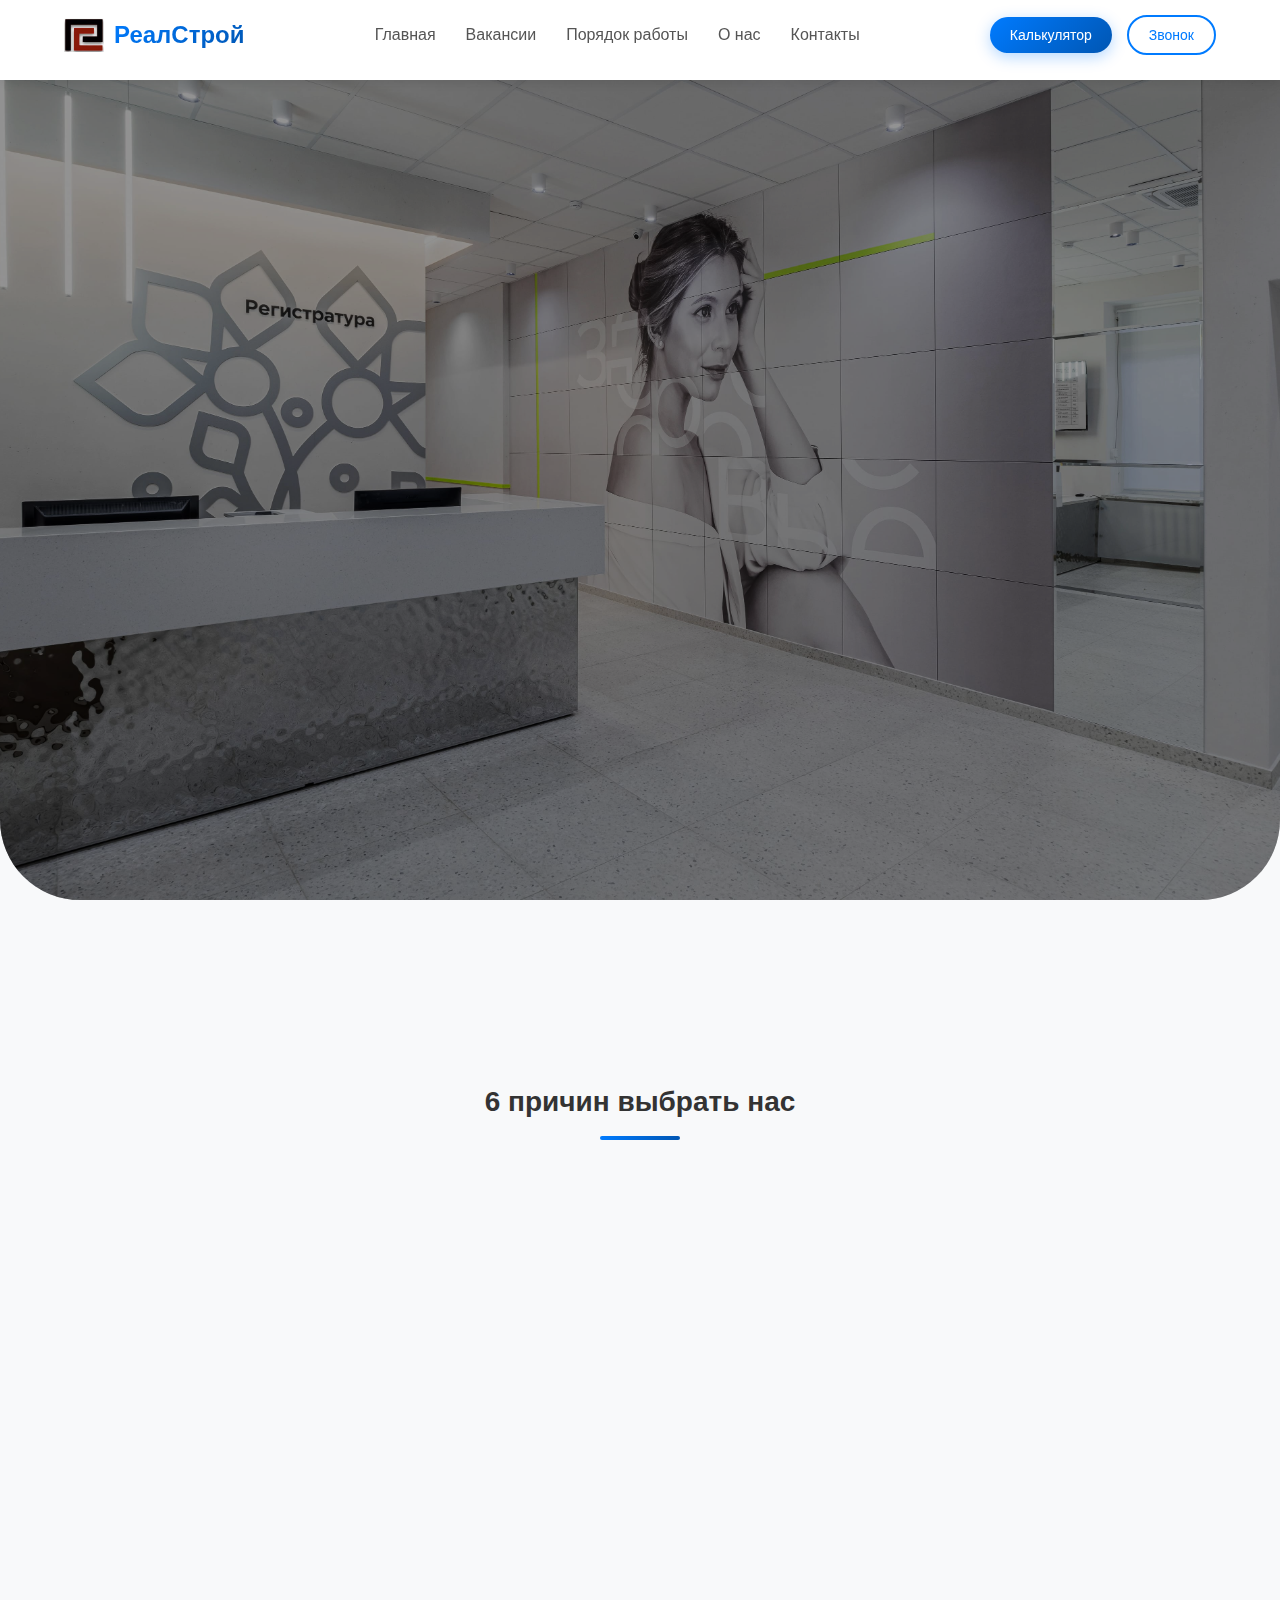
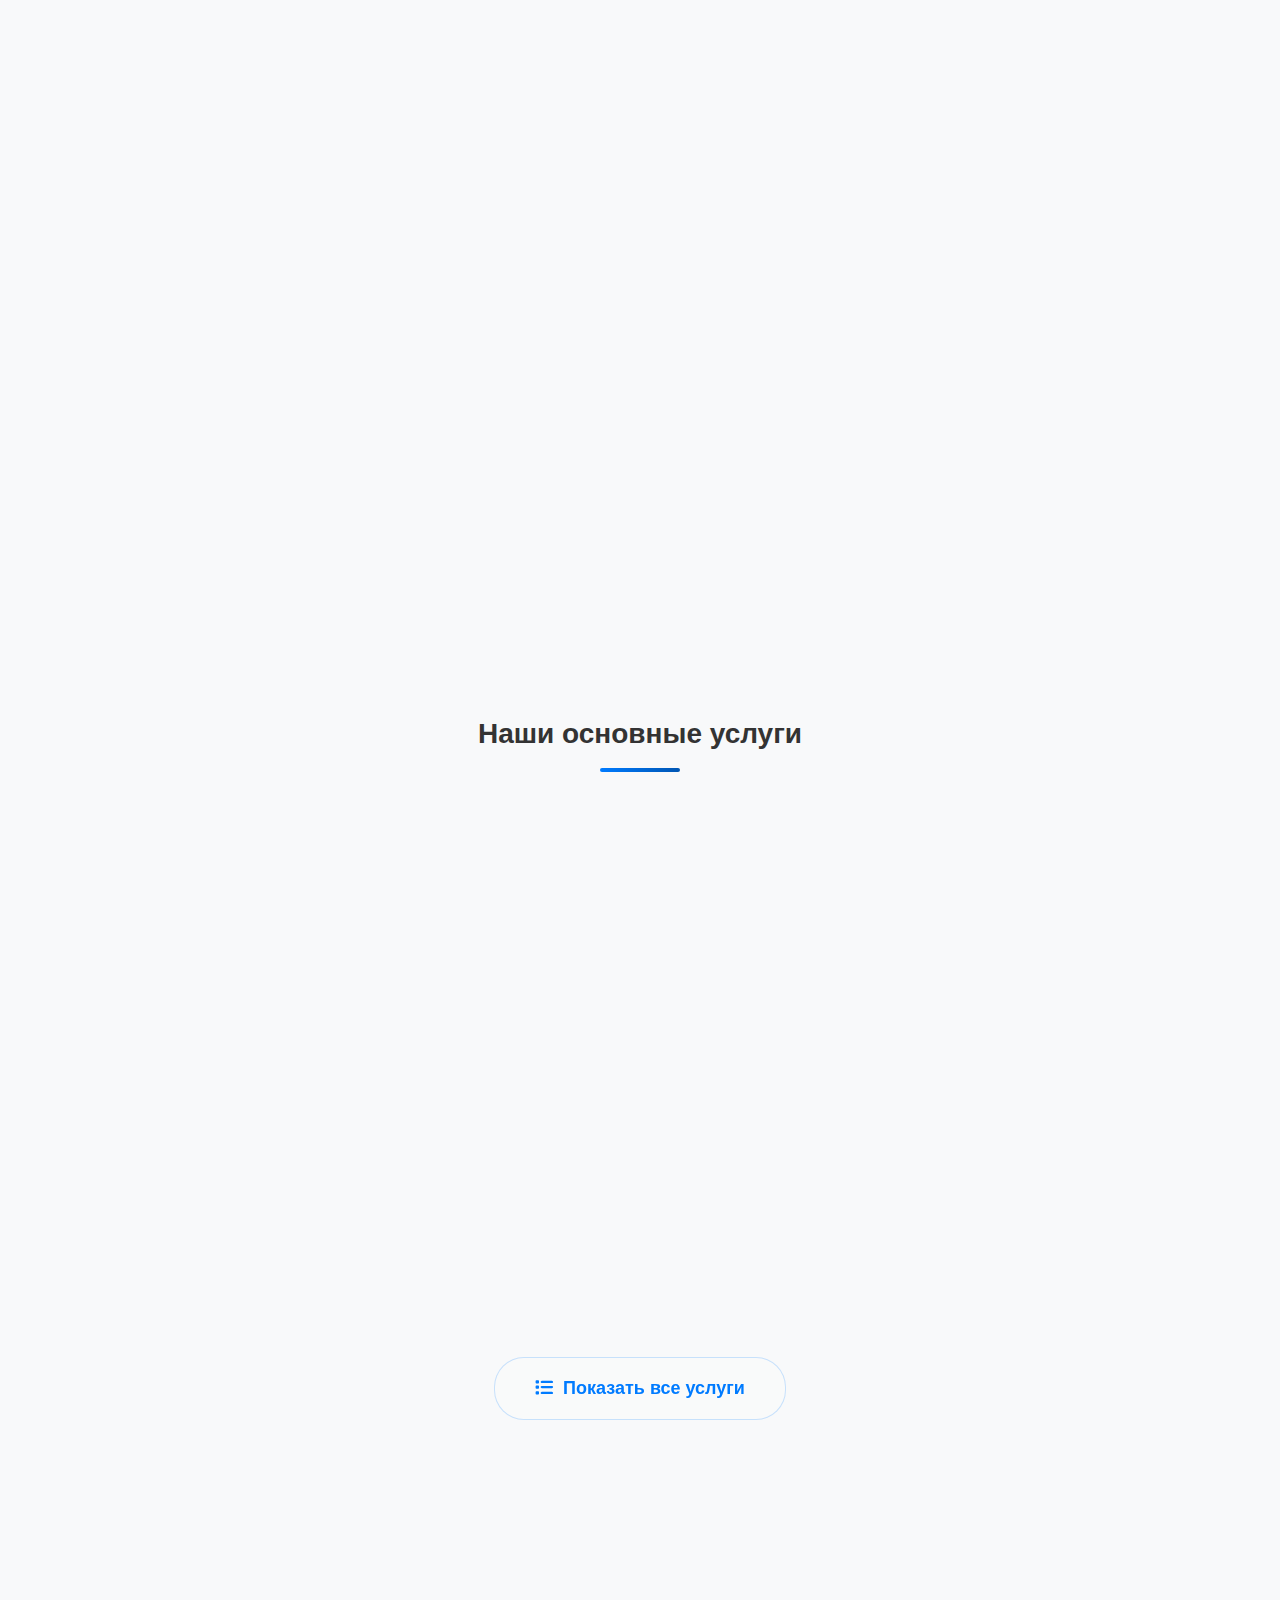
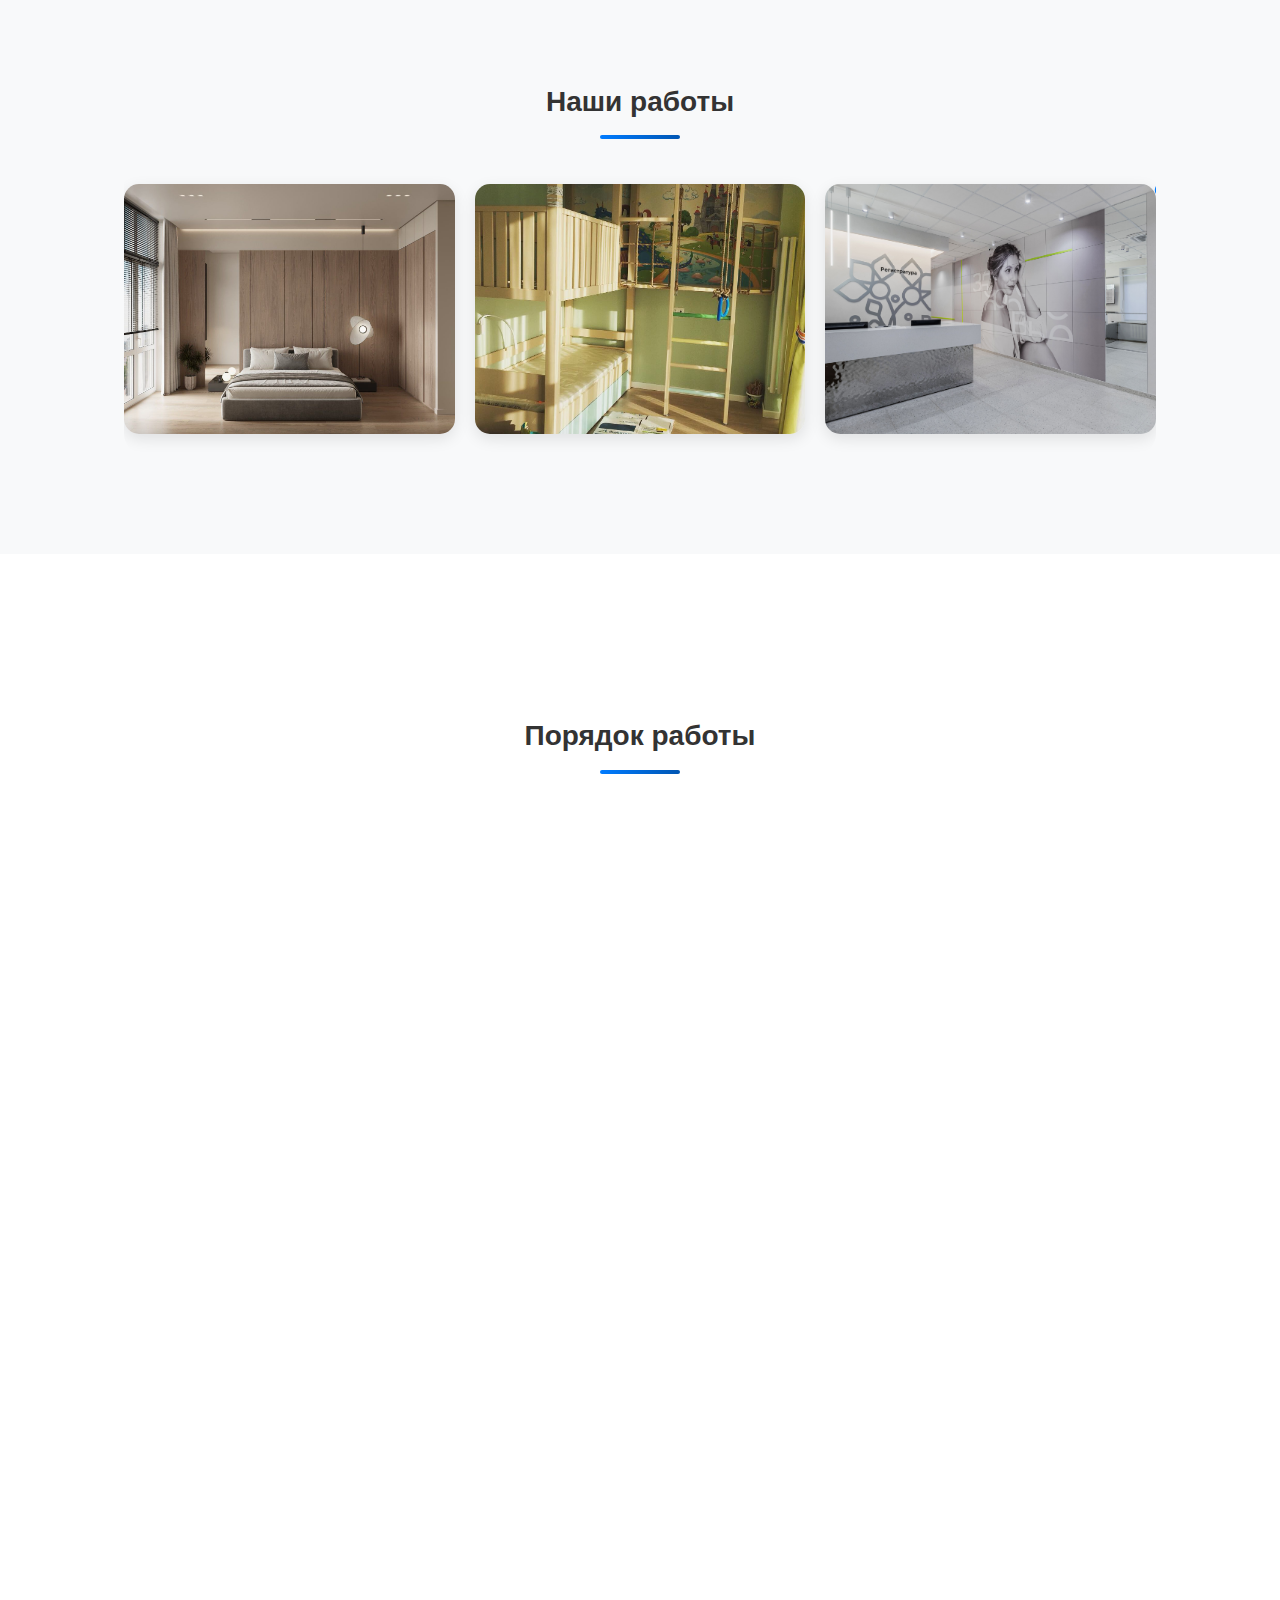
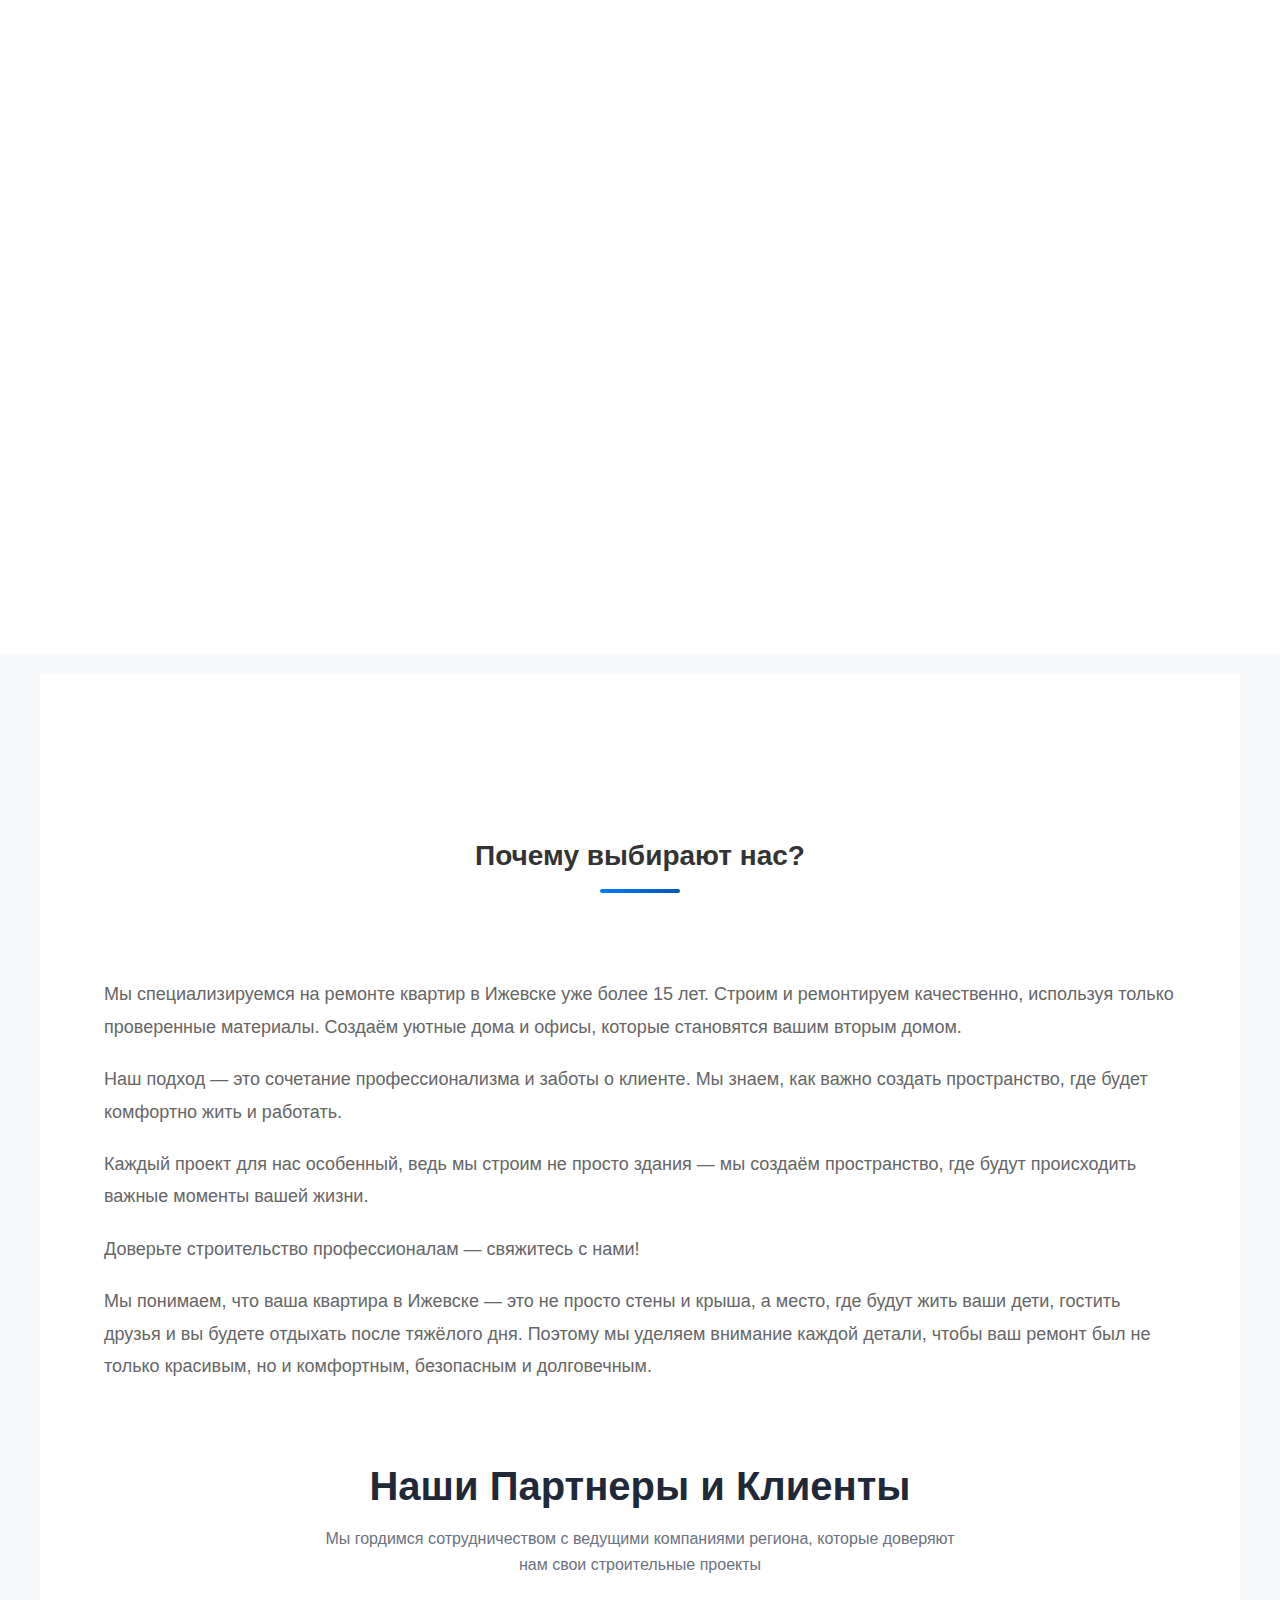
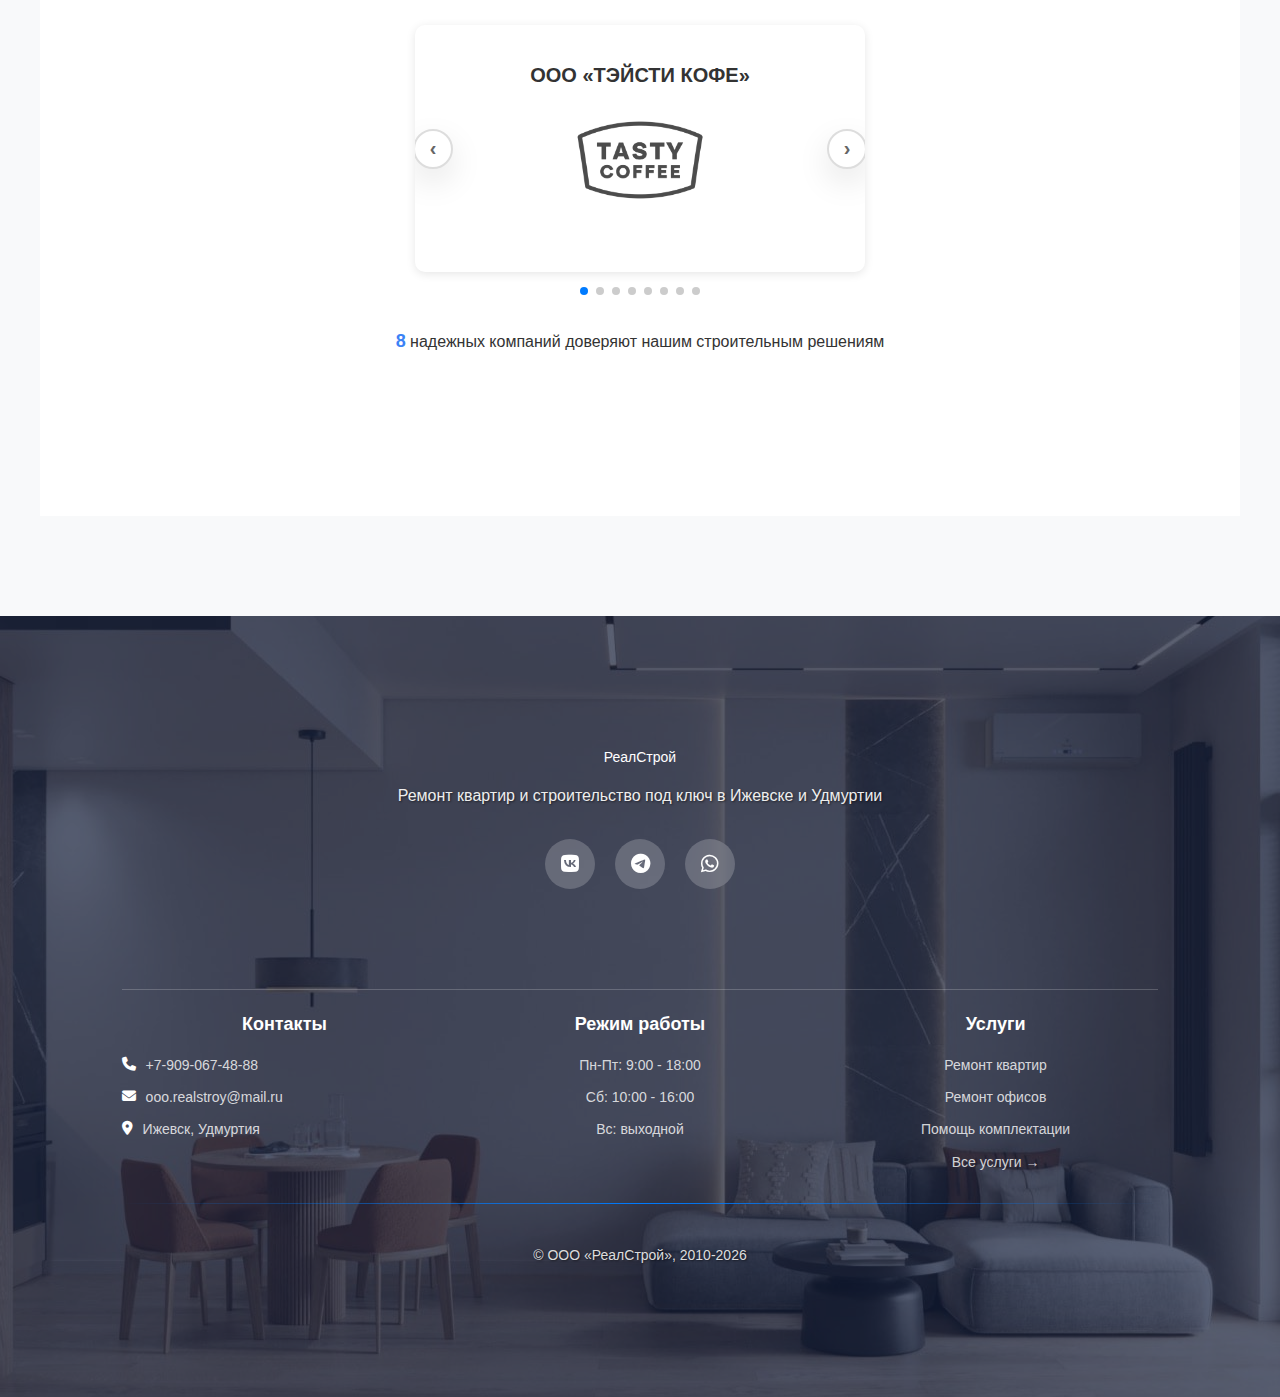
<file: index.html>
<!DOCTYPE html>
<html lang="ru">
<head>
    <meta charset="UTF-8">
    <meta name="viewport" content="width=device-width, initial-scale=1.0">
    <title>Ремонт квартир в Ижевске — компания «РеалСтрой» | Под ключ с гарантией</title>
    <meta name="description" content="Профессиональный ремонт квартир в Ижевске под ключ. Фиксированная цена, договор, гарантия 18 месяцев. Бесплатный выезд замерщика. Звоните: +7 909-067-48-88">
    <link rel="stylesheet" href="css/style.css">
    <link rel="stylesheet" href="https://cdnjs.cloudflare.com/ajax/libs/font-awesome/6.5.0/css/all.min.css">
    
<body>
    <!-- Мобильная шапка -->
<div class="mobile-header" id="mobileHeader">
    <div class="mobile-logo">
        <a href="/" class="logo-link">
        <img src="img/logo/logo.jpg" alt="Логотип РеалСтрой" class="logo-img">
        </a>
        <span class="logo-mobil">РеалСтрой</span>
    </div>
    
    <button class="mobile-menu-btn" id="mobileMenuBtn">
        <i class="fas fa-bars"></i>
    </button>
</div>

<!-- Мобильное меню -->
<div class="mobile-menu-overlay" id="mobileMenuOverlay"></div>
<div class="mobile-menu" id="mobileMenu">
    <button class="mobile-menu-close" id="mobileMenuClose">
        <i class="fas fa-times"></i>
    </button>
    <nav class="mobile-nav">
        <a href="index.html" class="active">
            <i class="fas fa-home"></i> Главная
        </a>
        <a href="vacancies.html">
            <i class="fas fa-briefcase"></i> Вакансии
        </a>
        <a href="#order-process">
            <i class="fas fa-list-ol"></i> Порядок работы
        </a>
        <a href="#about-section">
            <i class="fas fa-info-circle"></i> О нас
        </a>
        <a href="contact.html">
            <i class="fas fa-map-marker-alt"></i> Контакты
        </a>
            <!-- Кнопка переключения темы
    <button id="themeToggle" class="theme-toggle">
        <span class="light-icon">Светлая</span>
    </button>
    <button>
        <span class="dark-icon">Темная</span>
    </button>-->
    </nav>
    
    <div class="mobile-actions">
        <a href="tel:+79090674888" class="mobile-phone">
            <i class="fas fa-phone-alt"></i> +7 909-067-48-88
        </a>
        
        <div class="mobile-buttons">
            <button class="mobile-btn mobile-btn-calc" onclick="openCalculator()">
                <i class="fas fa-calculator"></i> Калькулятор
            </button>
            <button class="mobile-btn mobile-btn-call" onclick="openCallForm()">
                <i class="fas fa-phone-alt"></i> Заказать звонок
            </button>
        </div>
    </div>
</div>

<div class="new-header">
  <div class="new-logo">РеалСтрой</div>
  <div class="new-actions">
    <button class="new-btn new-btn-calc" onclick="openCalculator()">Калькулятор</button>
    <button class="new-btn new-btn-call" onclick="openCallForm()">Звонок</button>
  </div>
</div>
</head>
    <!-- Верхний баннер -->
    <div class="top-banner" id="topBanner">
        <div class="banner-text">🏗️ Бесплатная консультация и расчет стоимости строительства — звоните прямо сейчас!</div>
        <div class="banner-phones">
            <a href="tel:+79090674888">+7 909-067-48-88</a>
        </div>
    </div>

    <!-- Главная шапка -->
    <header class="main-header" id="mainHeader">
        <div class="logo">
            <a href="/" class="logo-link">
            <img src="img/logo/logo.jpg" alt="Логотип РеалСтрой" class="logo-img">
    </a>
    <span class="logo-text">РеалСтрой</span>
</div>
        <nav class="nav-menu">
            <a href="index.html">Главная</a>
            <a href="vacancies.html">Вакансии</a>
            <!-- Изменена ссылка для якоря -->
            <a href="#order-process">Порядок работы</a>
            <a href="#about-section">О нас</a> <!-- Изменено -->
            <a href="contact.html">Контакты</a>
        </nav>
        <div class="header-actions">
            <button class="btn-calc" onclick="openCalculator()">Калькулятор</button>
            <button class="btn-call" onclick="openCallForm()">Звонок</button>
        </div>
    </header>

    <!-- Главный контент -->
    <main>
       <!-- Hero секция -->
<section class="hero-section">
    <div class="hero-overlay"></div>
    <div class="hero-content">
        <h1 class="hero-title">Качественный <span class="text-blue-300">ремонт квартир в Ижевске</span> под ключ</h1>
        <p class="hero-subtitle">Надёжный ремонт квартир в Ижевске и Удмуртии — с гарантией, фиксированной сметой и без скрытых платежей.</p>
        <div class="hero-buttons">
            <button class="btn btn-primary" onclick="openCallForm()"><i class="fas fa-phone-alt"></i> Заказать звонок</button>
            <button class="btn btn-secondary" onclick="openCalculator()"><i class="fas fa-calculator"></i> Рассчитать стоимость</button>
        </div>
         <!--Удалена стрелочка прокрутки -->
    </div>
</section>

        <!-- 6 причин выбрать нас -->
        <section class="content-section">
            <h2 class="section-title">6 причин выбрать нас</h2>
            <div class="blocks-container">
                <div class="content-block">
                    <div class="block-icon"><i class="fas fa-gift"></i></div>
                    <h3 class="block-title">Постоянные акции, ценные подарки</h3>
                    <p class="block-text">Мы дарим бонусы за каждый заказ — от бесплатного выезда до скидок на следующие работы.</p>
                </div>
                <div class="content-block">
                    <div class="block-icon"><i class="fas fa-clock"></i></div>
                    <h3 class="block-title">100% гарантия выполнения работ в срок</h3>
                    <p class="block-text">Нарушаем сроки? Мы платим вам штраф. Мы ценим ваше время больше, чем деньги.</p>
                </div>
                <div class="content-block">
                    <div class="block-icon"><i class="fas fa-shield-alt"></i></div>
                    <h3 class="block-title">Соблюдение требований ГОСТ и СНиП</h3>
                    <p class="block-text">Все работы выполняем строго по нормам — безопасно, надежно, без скрытых дефектов.</p>
                </div>
                <div class="content-block">
                    <div class="block-icon"><i class="fas fa-user-tie"></i></div>
                    <h3 class="block-title">Стаж мастеров свыше 10 лет</h3>
                    <p class="block-text">Наши мастера работают с инструментом в руках больше 10 лет — опыт не купить.</p>
                </div>
                <div class="content-block">
                    <div class="block-icon"><i class="fas fa-file-contract"></i></div>
                    <h3 class="block-title">Заключение официального договора</h3>
                    <p class="block-text">Договор, смета, акты — всё оформляем правильно. Без обмана, без скрытых платежей.</p>
                </div>
                <div class="content-block">
                    <div class="block-icon"><i class="fas fa-hand-holding-usd"></i></div>
                    <h3 class="block-title">Бесплатная оценка сроков, сметы и работ</h3>
                    <p class="block-text">Приезжаем бесплатно — замеряем, анализируем, даём точную смету — без обязательств.</p>
                </div>
            </div>
        </section>

                      <!-- Услуги в основном контенте -->
<section class="content-section services-preview">
    <h2 class="section-title">Наши основные услуги</h2>
    <div class="blocks-container">
        <div class="content-block service-preview-item">
            <button class="service-button" onclick="window.location.href='repair-apartments.html'" style="border: none; background: none; padding: 0; width: 100%; text-align: left; cursor: pointer;">
                <div class="service-image" style="height: 150px; background: linear-gradient(45deg, #64b5f6, #2196f3); display: flex; align-items: center; justify-content: center; border-radius: 8px 8px 0 0; margin: -20px -20px 20px -20px;">
                    <div class="service-image-placeholder" style="color: white; font-size: 14px; text-align: center; padding: 10px; background: rgba(0,0,0,0.2); border-radius: 20px;">
                        <i class="service-icon fas fa-home" style="font-size: 36px; margin-bottom: 5px;"></i>
                        <div>Ремонт квартир</div>
                    </div>
                </div>
                <h3 class="block-title" style="margin-top: 0;">Ремонт квартир</h3>
                <p class="block-text">Профессиональный ремонт квартир в Ижевске под ключ с гарантией 18 месяцев. Работаем по всем районам города — от Центрального до Октябрьского.</p>
            </button>
        </div>
        
        <!-- Измененная карточка посередине (теперь полностью как другие, но с выделением) -->
<div class="content-block service-preview-item service-preview-item-highlighted">
    <button class="service-button" onclick="window.location.href='pomosh.html'" style="border: none; background: none; padding: 0; width: 100%; text-align: left; cursor: pointer;">
        <div class="service-image" style="height: 150px; background: linear-gradient(45deg, #2196f3, #0d47a1); display: flex; align-items: center; justify-content: center; border-radius: 8px 8px 0 0; margin: -20px -20px 20px -20px;">
            <div class="service-image-placeholder" style="color: white; font-size: 14px; text-align: center; padding: 10px; background: rgba(0,0,0,0.2); border-radius: 20px;">
                <!-- 🔥 ИКОНКА ПЛИТКИ ВМЕСТО ДОМА -->
                <svg class="service-icon" viewBox="0 0 24 24" fill="none" xmlns="http://www.w3.org/2000/svg" style="width: 36px; height: 36px; margin-bottom: 5px; display: block;">
                    <rect x="3" y="3" width="6" height="6" rx="1" fill="currentColor"/>
                    <rect x="15" y="3" width="6" height="6" rx="1" fill="currentColor"/>
                    <rect x="3" y="15" width="6" height="6" rx="1" fill="currentColor"/>
                    <rect x="15" y="15" width="6" height="6" rx="1" fill="currentColor"/>
                    <rect x="9" y="9" width="6" height="6" rx="1" fill="currentColor"/>
                </svg>
                <div>Помощь комплектации</div>
            </div>
        </div>
        <h3 class="block-title" style="margin-top: 0;">Помощь комплектации объекта</h3>
        <p class="block-text">Плитка, двери, сантехника, электрика, свет, напольные и декоративные покрытия — подбираем всё по оптовым ценам под ваш проект.</p>
    </button>
</div>
        
        <!-- Третья карточка (осталась без изменений) -->
        <div class="content-block service-preview-item">
            <button class="service-button" onclick="window.location.href='commercial-repair.html'" style="border: none; background: none; padding: 0; width: 100%; text-align: left; cursor: pointer;">
                <div class="service-image" style="height: 150px; background: linear-gradient(45deg, #81c784, #4caf50); display: flex; align-items: center; justify-content: center; border-radius: 8px 8px 0 0; margin: -20px -20px 20px -20px;">
                    <div class="service-image-placeholder" style="color: white; font-size: 14px; text-align: center; padding: 10px; background: rgba(0,0,0,0.2); border-radius: 20px;">
                        <i class="service-icon fas fa-building" style="font-size: 36px; margin-bottom: 5px;"></i>
                        <div>Ремонт офисов</div>
                    </div>
                </div>
                <h3 class="block-title" style="margin-top: 0;">Ремонт торгово-офисных помещений</h3>
                <p class="block-text">Профессиональный ремонт офисов и коммерческих помещений без простоя бизнеса. Соблюдаем сроки и ГОСТ.</p>
            </button>
        </div>
    </div>
    <!-- Кнопка в секции услуг -->
    <div class="services-all-button">
        <a href="all-services.html" class="btn btn-secondary">
            <i class="fas fa-list"></i> Показать все услуги
        </a>
    </div>
</section>

        <!-- Портфолио -->
<section class="portfolio-section" id="portfolio">
    <h2 class="section-title">Наши работы</h2>
    
    <!-- Карусель -->
    <div class="portfolio-carousel">
        <div class="carousel-container">
            <div class="carousel-wrapper">
                <!-- Слайд 1 -->
                <div class="carousel-slide">
                    <div class="portfolio-item" data-project="project1">
                        <a href="gallery-project1.html">
                            <div class="portfolio-image">
                                <img src="img/repair_apart/photo_2026-01-06_00-54-05.jpg" alt="Ремонт квартир">
                            </div>
                            <div class="portfolio-overlay">
                                <h3 class="portfolio-title">Ремонт квартир в Ижевске</h3>
                                <p class="portfolio-category">Реальные проекты наших клиентов из Ижевска</p>
                            </div>
                        </a>
                    </div>
                    
                    <div class="portfolio-item" data-project="project2">
                        <a href="gallery-project2.html">
                            <div class="portfolio-image">
                                <img src="img/european-quality renovation/photo_2025-10-18_19-35-00.jpg" alt="Евроремонт">
                            </div>
                            <div class="portfolio-overlay">
                                <h3 class="portfolio-title">Евроремонт</h3>
                                <p class="portfolio-category">Современный дизайн</p>
                            </div>
                        </a>
                    </div>
                    
                    <div class="portfolio-item" data-project="project3">
                        <a href="gallery-project3.html">
                            <div class="portfolio-image">
                                 <img src="img/office/IMG_1007-HDR.jpg" alt="Ремонт офисов">
                            </div>
                            <div class="portfolio-overlay">
                                <h3 class="portfolio-title">Ремонт офисов</h3>
                                <p class="portfolio-category">Без простоя бизнеса</p>
                            </div>
                        </a>
                    </div>
                </div>
         
                <!-- Слайд 2
                <div class="carousel-slide">
                    <div class="portfolio-item" data-project="project4">
                        <a href="gallery-project4.html">
                            <div class="portfolio-image">
                                 <img src="Вентиляция" alt="Вентиляция">
                                <div class="placeholder">Проект 4 - Фото 4</div>
                            </div>
                            <div class="portfolio-overlay">
                                <h3 class="portfolio-title">Вентиляция</h3>
                                <p class="portfolio-category">Производство воздуховодов</p>
                            </div>
                        </a>
                    </div>
                    
                    <div class="portfolio-item" data-project="project5">
                        <a href="gallery-project5.html">
                            <div class="portfolio-image">
                                 <img src="дизайн_главная.webp" alt="Ремонт квартир">
                                <div class="placeholder">Проект 5 - Фото 5</div>
                            </div>
                            <div class="portfolio-overlay">
                                <h3 class="portfolio-title">Дизайн интерьеров</h3>
                                <p class="portfolio-category">От эскиза до реализации</p>
                            </div>
                        </a>
                    </div>
                    
                    <div class="portfolio-item" data-project="project6">
                        <a href="gallery-project6.html">
                            <div class="portfolio-image">
                                 <img src="мебель_главная.webp" alt="Ремонт квартир">
                                <div class="placeholder">Проект 6 - Фото 6</div>
                            </div>
                            <div class="portfolio-overlay">
                                <h3 class="portfolio-title">Мебель на заказ</h3>
                                <p class="portfolio-category">Кухни, шкафы, полки</p>
                            </div>
                        </a>
                    </div>
                </div>
                
                Слайд 3 (теперь 4 проекта) 
                <div class="carousel-slide">
                    <div class="portfolio-item" data-project="project7">
                        <a href="gallery-project7.html">
                            <div class="portfolio-image">
                                 <img src="окнаДвери_главная.webp" alt="Ремонт квартир">
                                <div class="placeholder">Проект 7 - Фото 7</div>
                            </div>
                            <div class="portfolio-overlay">
                                <h3 class="portfolio-title">Окна и двери</h3>
                                <p class="portfolio-category">Пластик, дерево, алюминий</p>
                            </div>
                        </a>
                    </div>
                    
                    <div class="portfolio-item" data-project="project8">
                        <a href="gallery-project8.html">
                            <div class="portfolio-image">
                                <img src="заборыОграждения.webp" alt="Ремонт квартир">
                                <div class="placeholder">Проект 8 - Фото 8</div>
                            </div>
                            <div class="portfolio-overlay">
                                <h3 class="portfolio-title">Заборы и ограждения</h3>
                                <p class="portfolio-category">Бетон, кирпич, металл</p>
                            </div>
                        </a>
                    </div>
                    
                    <div class="portfolio-item" data-project="project9">
                        <a href="gallery-project9.html">
                            <div class="portfolio-image">
                                <img src="барбекю.webp" alt="Ремонт квартир">
                                <div class="placeholder">Проект 9 - Фото 9</div>
                            </div>
                            <div class="portfolio-overlay">
                                <h3 class="portfolio-title">Барбекю</h3>
                                <p class="portfolio-category">Каменные конструкции</p>
                            </div>
                        </a>
                    </div>
                </div>
            </div>
        -->
            <!-- Навигация карусели
            <button class="carousel-nav prev" onclick="changeSlide(-1)">❮</button>
            <button class="carousel-nav next" onclick="changeSlide(1)">❯</button>
            -->
            <!-- Индикаторы -->
            <div class="carousel-indicators">
                <span class="indicator active" onclick="currentSlide(1)"></span>
                <span class="indicator" onclick="currentSlide(2)"></span>
                <span class="indicator" onclick="currentSlide(3)"></span>
            </div>
        </div>
    </div>
</section>
            <!-- Навигация карусели 
            <button class="carousel-nav prev" onclick="changeSlide(-1)">❮</button>
            <button class="carousel-nav next" onclick="changeSlide(1)">❯</button>
            
            Индикаторы 
<div class="carousel-indicators">
    <span class="indicator active" onclick="currentSlide(1)"></span>
    <span class="indicator" onclick="currentSlide(2)"></span>
    <span class="indicator" onclick="currentSlide(3)"></span>
    <span class="indicator" onclick="currentSlide(4)"></span>
    <span class="indicator" onclick="currentSlide(5)"></span>
    <span class="indicator" onclick="currentSlide(6)"></span>
</div>-->
</section>

<!-- Порядок работы - вынесено на правильное место и добавлен якорь -->
<section class="order-process-section" id="order-process">
    <div class="container">
        <h2 class="section-title">Порядок работы</h2>
        
        <div class="process-content">
            <div class="process-step">
                <div class="step-number">1</div>
                <div class="step-content">
                    <h3 id="section-titles">С чего начать</h3>
                    <p>Вы по телефону <strong>+7-909-067-48-88</strong>, или по электронной почте <strong>ooo.realstroy@mail.ru</strong> связываетесь с нашей Компанией и информируете о планируемых объемах и видах работ, площади и состоянии помещения. Сотрудник Компании договорится с Вами о времени обследования объекта.</p>
                    <p>После выезда специалистов на объект, Вы получите предварительную информацию о предполагаемом объеме и стоимости работ.</p>
                    <p>Если в ходе согласования технических и финансовых условий договоренность достигнута, начинается процесс сметных работ, а затем и подписания договора. Все работы по предварительной заявке производятся нашей Компанией БЕСПЛАТНО.</p>
                    <div class="important-note">
                        <p><strong>ЗАЯВКА НЕ ОБЯЗЫВАЕТ НИ ЗАКАЗЧИКА, НИ ИСПОЛНИТЕЛЯ К ПОДПИСАНИЮ ДОГОВОРА.</strong></p>
                    </div>
                </div>
            </div>
            
            <div class="process-step">
                <div class="step-number">2</div>
                <div class="step-content">
                    <h3>Порядок дальнейшего взаимодействия</h3>
                    <p>Специалисты компании «РеалСтрой» составят техническую документацию на производство работ, смету на работы, спецификацию на материалы, календарный график производства работ и договор подряда. Заказчик авансирует средства на закупку требующихся материалов для проведения первых этапов работ. Начинается производство работ последовательно по всем технологическим этапам.</p>
                    
                    <h4>Например, технологические этапы и виды ремонтных работ:</h4>
                    <ol class="tech-steps">
                        <li>Демонтаж / монтаж перегородок</li>
                        <li>Электромонтажные работы</li>
                        <li>Выравнивание</li>
                        <li>Разводка сантехники и канализации</li>
                        <li>Гипсокартонные конструкции</li>
                        <li>Плиточные работы</li>
                        <li>Малярные работы</li>
                        <li>Финишные работы</li>
                    </ol>
                    
                    <p>После выполнения работ по одному из технологических этапов и приемки его Заказчиком, производится расчет за выполненные работы. По желанию Заказчика в согласованный проект вносятся все необходимые изменения и дополнения. Последним этапом можно считать подписание акта приема-сдачи работ и окончательный расчет в соответствии с условиями договора.</p>
                </div>
            </div>
        </div>
    </div>
</section>

<!-- Контент страницы -->
<main class="about-section" id="about-section"> <!-- Изменено: добавлен id -->
    <h2 class="section-title">Почему выбирают нас?</h2>
    <div class="about-content">
        <div class="about-text">
            <p>Мы специализируемся на ремонте квартир в Ижевске уже более 15 лет. Строим и ремонтируем качественно, используя только проверенные материалы. Создаём уютные дома и офисы, которые становятся вашим вторым домом.</p>
            <p>Наш подход — это сочетание профессионализма и заботы о клиенте. Мы знаем, как важно создать пространство, где будет комфортно жить и работать.</p>
            <p>Каждый проект для нас особенный, ведь мы строим не просто здания — мы создаём пространство, где будут происходить важные моменты вашей жизни.</p>
            <p>Доверьте строительство профессионалам — свяжитесь с нами!</p>
            <p>Мы понимаем, что ваша квартира в Ижевске — это не просто стены и крыша, а место, где будут жить ваши дети, гостить друзья и вы будете отдыхать после тяжёлого дня. Поэтому мы уделяем внимание каждой детали, чтобы ваш ремонт был не только красивым, но и комфортным, безопасным и долговечным.</p>
        </div>
    </div>
    <section class="clients-section">
    <div class="clients-header">
        <h2>Наши Партнеры и Клиенты</h2>
        <p>Мы гордимся сотрудничеством с ведущими компаниями региона, которые доверяют нам свои строительные проекты</p>
    </div>

    <div class="partners-carousel-wrapper">
        <div class="partners-carousel-box">
            <div class="partners-slides-track" id="clientSlides">
                <div class="partner-slide">
                    <div class="partner-name">ООО «ТЭЙСТИ КОФЕ»</div>
                    <img src="img/companies/tasty-coffee.png" alt="Тэйсти кофе" class="partner-logo">
                </div>
                <div class="partner-slide">
                    <div class="partner-name">OOO «Ижевский Завод Тепловой Техники»</div>
                    <img src="img/companies/iztt.png" alt="ИЗТТ" class="partner-logo">
                </div>
                <div class="partner-slide">
                    <div class="partner-name">ООО «ЭТМ»</div>
                    <img src="img/companies/etm.png" alt="ЭТМ" class="partner-logo">
                </div>
                <div class="partner-slide">
                    <div class="partner-name">АО «ТРЕСТ КХМ»</div>
                    <img src="img/companies/trest_khm.png" alt="ТРЕСТ КХМ" class="partner-logo">
                </div>
                <div class="partner-slide">
                    <div class="partner-name">ООО «Cпецавтохозяйство»</div>
                    <img src="img/companies/spetsautohos.png" alt="Спецавтохозяйство" class="partner-logo">
                </div>
                <div class="partner-slide">
                    <div class="partner-name">ООО «ИАЗ»</div>
                    <img src="img/companies/avia_zavod.png" alt="ИАЗ" class="partner-logo">
                </div>
                <div class="partner-slide">
                    <div class="partner-name">ГУП УР «АПТЕКИ УДМУРТИИ»</div>
                    <img src="img/companies/gosapteka.png" alt="АПТЕКИ УДМУРТИИ" class="partner-logo">
                </div>
                <div class="partner-slide">
                    <div class="partner-name">АО «МИЛКОМ»</div>
                    <img src="img/companies/milkom.png" alt="МИЛКОМ" class="partner-logo">
                </div>
            </div>

            <button class="partner-nav-btn partner-prev" id="clientPrevBtn">‹</button>
            <button class="partner-nav-btn partner-next" id="clientNextBtn">›</button>
        </div>

        <div class="partner-indicators" id="indicators">
            <button class="partner-indicator active" data-index="0"></button>
            <button class="partner-indicator" data-index="1"></button>
            <button class="partner-indicator" data-index="2"></button>
            <button class="partner-indicator" data-index="3"></button>
            <button class="partner-indicator" data-index="4"></button>
            <button class="partner-indicator" data-index="5"></button>
            <button class="partner-indicator" data-index="6"></button>
            <button class="partner-indicator" data-index="7"></button>
        </div>
    </div>

    <div class="partners-stats">
        <p><span>8</span> надежных компаний доверяют нашим строительным решениям</p>
    </div>
</section>
</main>

<script>
document.addEventListener('DOMContentLoaded', function() {
    const slides = document.getElementById('clientSlides');
    const prevBtn = document.getElementById('clientPrevBtn');
    const nextBtn = document.getElementById('clientNextBtn');
    const indicators = document.querySelectorAll('.partner-indicator');

    if (!slides || !prevBtn || !nextBtn) {
        console.warn('Карусель клиентов: элементы не найдены. Проверь ID и классы.');
        return;
    }

    let currentIndex = 0;
    const totalSlides = 8;

    function updateCarousel() {
        slides.style.transform = `translateX(-${currentIndex * 100}%)`;
        indicators.forEach((indicator, index) => {
            indicator.classList.toggle('active', index === currentIndex);
        });
    }

    prevBtn.addEventListener('click', () => {
        currentIndex = (currentIndex - 1 + totalSlides) % totalSlides;
        updateCarousel();
    });

    nextBtn.addEventListener('click', () => {
        currentIndex = (currentIndex + 1) % totalSlides;
        updateCarousel();
    });

    indicators.forEach(indicator => {
        indicator.addEventListener('click', () => {
            currentIndex = parseInt(indicator.dataset.index, 10);
            updateCarousel();
        });
    });
});
</script>


    <!-- Футер -->
   <footer class="footer">
    <div class="footer-background">
        <div class="footer-overlay"></div>
    </div>
    <div class="footer-content">
        <div class="footer-main">
            <div class="footer-logo">РеалСтрой</div>
            <p>Ремонт квартир и строительство под ключ в Ижевске и Удмуртии</p>
            <div class="social-icons">
                <a href="#" class="social-icon"><i class="fab fa-vk"></i></a>
                <a href="#" class="social-icon"><i class="fab fa-telegram"></i></a>
                <a href="#" class="social-icon"><i class="fab fa-whatsapp"></i></a>
            </div>
        </div>
        
        <!-- Добавленная информация в столбик -->
        <div class="footer-info-grid" style="display: grid; grid-template-columns: repeat(auto-fit, minmax(200px, 1fr)); gap: 30px; margin-top: 30px; padding-top: 20px; border-top: 1px solid rgba(255,255,255,0.2);">
            <!-- Контакты -->
            <div class="footer-column">
                <h4 style="color: white; margin: 0 0 15px 0; font-size: 18px;">Контакты</h4>
                <div style="display: flex; align-items: flex-start; margin-bottom: 10px;">
                    <i class="fas fa-phone" style="color: white; margin-right: 10px; margin-top: 3px;"></i>
                    <div>
                        <p style="color: rgba(255,255,255,0.8); margin: 0;">
                            <a href="tel:+79090674888" style="color: rgba(255,255,255,0.8); text-decoration: none;">+7-909-067-48-88</a>
                        </p>
                    </div>
                </div>
                <div style="display: flex; align-items: flex-start; margin-bottom: 10px;">
                    <i class="fas fa-envelope" style="color: white; margin-right: 10px; margin-top: 3px;"></i>
                    <div>
                        <p style="color: rgba(255,255,255,0.8); margin: 0;">
                            <a href="mailto:ooo.realstroy@mail.ru" style="color: rgba(255,255,255,0.8); text-decoration: none;">ooo.realstroy@mail.ru</a>
                        </p>
                    </div>
                </div>
                <div style="display: flex; align-items: flex-start;">
                    <i class="fas fa-map-marker-alt" style="color: white; margin-right: 10px; margin-top: 3px;"></i>
                    <p style="color: rgba(255,255,255,0.8); margin: 0;">Ижевск, Удмуртия</p>
                </div>
            </div>
            
            <!-- Режим работы -->
            <div class="footer-column">
                <h4 style="color: white; margin: 0 0 15px 0; font-size: 18px;">Режим работы</h4>
                <p style="color: rgba(255,255,255,0.8); margin: 0 0 10px 0;">Пн-Пт: 9:00 - 18:00</p>
                <p style="color: rgba(255,255,255,0.8); margin: 0 0 10px 0;">Сб: 10:00 - 16:00</p>
                <p style="color: rgba(255,255,255,0.8); margin: 0;">Вс: выходной</p>
            </div>
            
            <!-- Услуги -->
            <div class="footer-column">
                <h4 style="color: white; margin: 0 0 15px 0; font-size: 18px;">Услуги</h4>
                <p style="color: rgba(255,255,255,0.8); margin: 0 0 10px 0;">Ремонт квартир</p>
                <p style="color: rgba(255,255,255,0.8); margin: 0 0 10px 0;">Ремонт офисов</p>
                <p style="color: rgba(255,255,255,0.8); margin: 0 0 10px 0;">Помощь комплектации</p> <!-- Изменено -->
                <p style="color: rgba(255,255,255,0.8); margin: 0;"><a href="all-services.html" style="color: rgba(255,255,255,0.8); text-decoration: none;">Все услуги →</a></p>
            </div>
        </div>
        
        <div class="footer-bottom">
            <div class="footer-divider"></div>
            <div class="footer-copyright">
                <p>&copy; ООО «РеалСтрой», 2010-2026</p>
            </div>
        </div>
    </div>
</footer>

    <!-- Модальное окно формы звонка -->
    <div class="modal" id="callModal">
        <div class="modal-content">
            <div class="modal-header">
                <h2>Заказать звонок</h2>
                <span class="close" onclick="closeCallForm()">&times;</span>
            </div>
            <div class="modal-body">
               <form id="callForm" action="https://formspree.io/f/xdaakdnl" method="POST"> <!-- Изменено -->
                    <div class="form-group">
                        <label for="callName">Имя *</label>
                        <input type="text" id="callName" name="name" required placeholder="Введите ваше имя">
                    </div>
                    <div class="form-group">
                        <label for="callPhone">Телефон *</label>
                        <input type="tel" id="callPhone" name="phone" required placeholder="Введите ваш телефон">
                    </div>
                    <div class="form-group">
                        <label for="callMessage">Дополнительное сообщение</label>
                        <textarea id="callMessage" name="message" rows="4" placeholder="Расскажите подробнее о ваших пожеланиях..."></textarea>
                    </div>
                    <button type="submit" class="submit-btn">Отправить заявку</button>
                </form>
            </div>
        </div>
    </div>

    <!-- Калькулятор -->
    <div class="calculator-modal" id="calculatorModal">
        <div class="calculator-content">
            <div class="calculator-header">
                <h2 class="calculator-title">Калькулятор стоимости строительства</h2>
                <button class="close-calculator" onclick="closeCalculator()">&times;</button>
            </div>
            <div class="calculator-form">
                <div class="form-group">
                    <label class="form-label">Выберите услугу</label>
                    <select id="serviceType" class="form-control" onchange="updateService()">
                        <option value="">— Выберите услугу —</option>
                        <option value="repair-apartment">Косметический ремонт</option>
                        <option value="euro-repair">Улучшенный ремонт</option>
                        <option value="office-repair">Высококачественный ремонт</option>
                    </select>
                </div>

                <div id="areaSection" class="form-group" style="display:none;">
                    <label class="form-label">Площадь / Длина / Кол-во (м²/м/шт)</label>
                    <input type="number" id="area" class="form-control" placeholder="Введите площадь или длину">
                </div>

                <div id="materialSection" class="form-group" style="display:none;">
                    <label class="form-label">Выберите материал</label>
                    <div class="options-grid" id="materialOptions"></div>
                </div>

                <div id="additionalServices" class="form-group" style="display:none;">
                    <label class="form-label">Дополнительные услуги</label>
                    <div class="checkbox-group" id="serviceList"></div>
                </div>

                <div class="result-box">
                    <p>Итоговая стоимость:</p>
                    <div class="result-price" id="resultPrice">0 ₽</div>
                    <p class="result-note">Цена рассчитана на основе выбранных параметров. Окончательная стоимость будет уточнена после выезда специалиста.</p>
                </div>

                <div class="calculator-buttons">
                    <button class="btn-large btn-outline" onclick="closeCalculator()">Закрыть</button>
                    <a href="contact.html" class="btn-large btn-blue">Заказать звонок</a>
                </div>
            </div>
        </div>
    </div>
    <script src="js/index.js"></script>
</body>
</html>
</file>
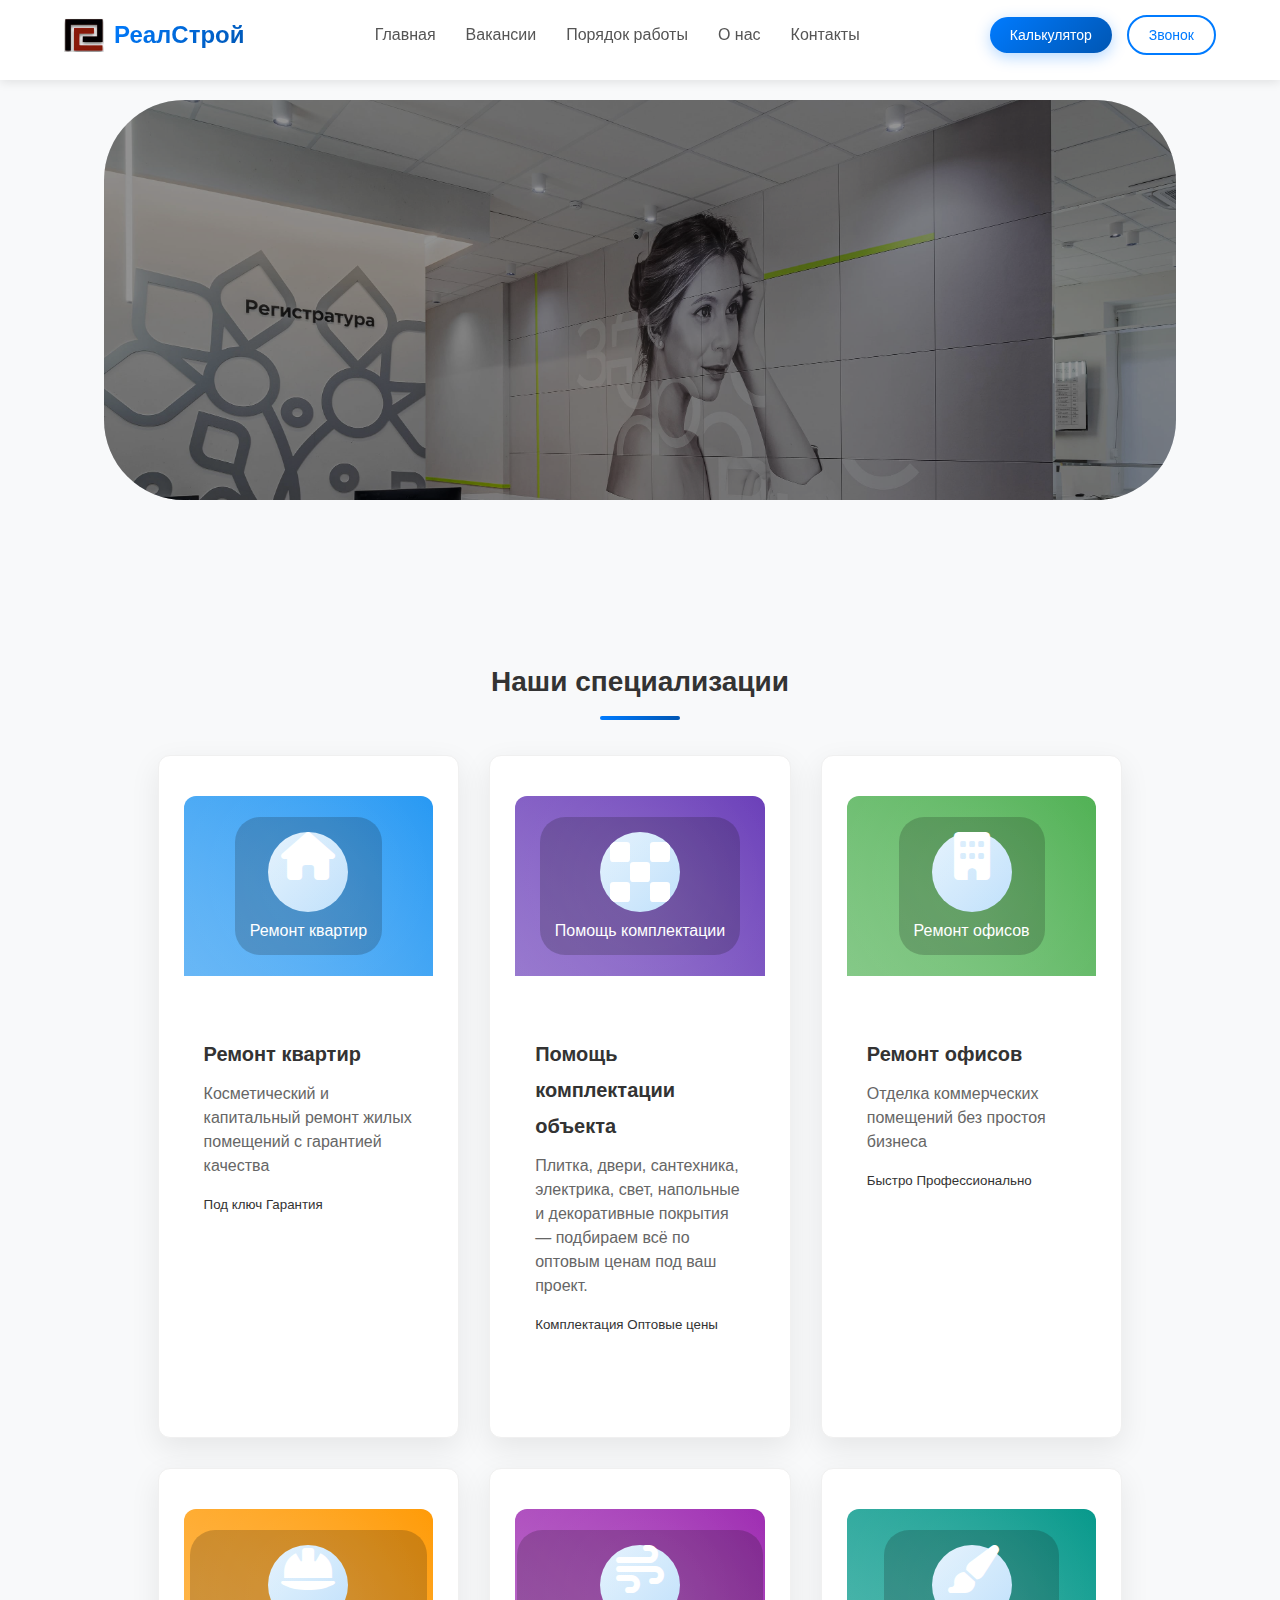
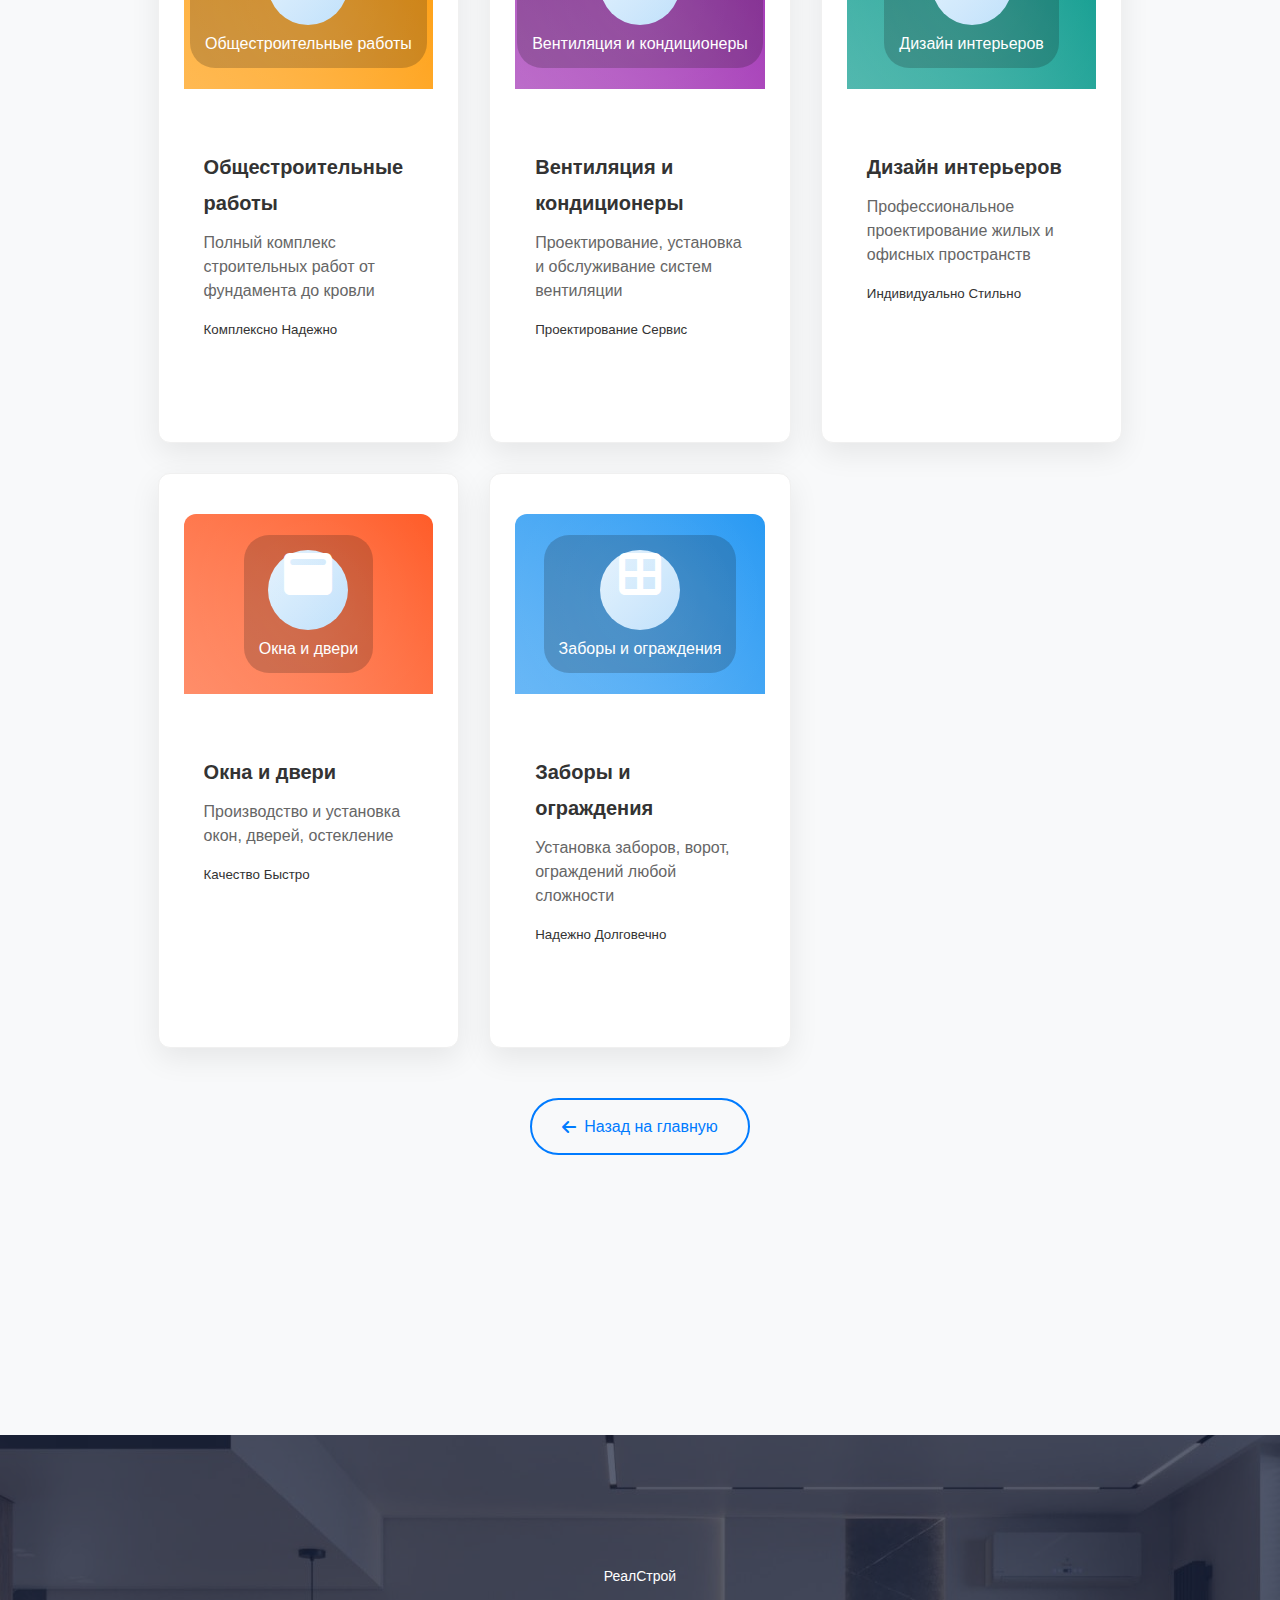
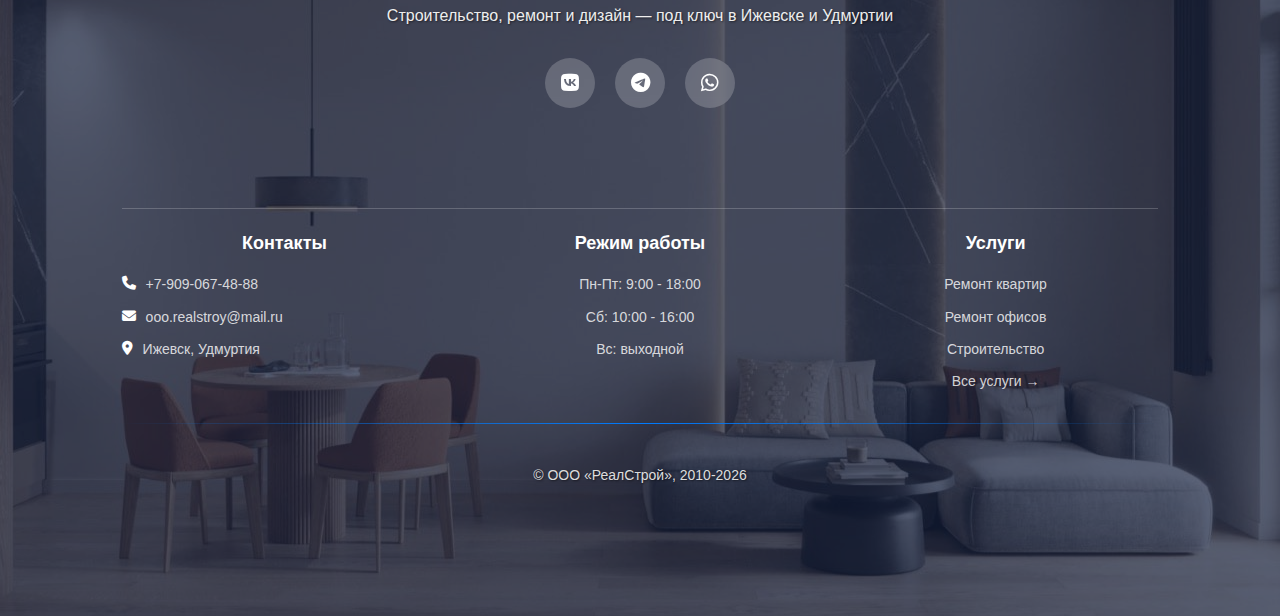
<file: all-services.html>
<!DOCTYPE html>
<html lang="ru">

<head>
    <meta charset="UTF-8">
    <meta name="viewport" content="width=device-width, initial-scale=1.0">
    <title>Все услуги — РеалСтрой</title>
    <link rel="stylesheet" href="css/style.css">
    <link rel="stylesheet" href="https://cdnjs.cloudflare.com/ajax/libs/font-awesome/6.5.0/css/all.min.css">
    <style>
        /* Стили для кнопок с картинками */
        
        .service-card {
            position: relative;
            overflow: hidden;
            transition: transform 0.3s ease, box-shadow 0.3s ease;
            border-radius: 12px;
        }
        
        .service-card:hover {
            transform: translateY(-5px);
            box-shadow: 0 10px 25px rgba(0,0,0,0.15);
        }
        
        .service-button {
            display: block;
            width: 100%;
            text-align: left;
            border: none;
            background: white;
            padding: 0;
            border-radius: 12px;
            overflow: hidden;
            cursor: pointer;
            text-decoration: none;
            color: inherit;
        }
        
        .service-image {
            height: 180px;
            background: linear-gradient(45deg, #64b5f6, #2196f3);
            display: flex;
            align-items: center;
            justify-content: center;
            position: relative;
            overflow: hidden;
        }
        
        .service-image-placeholder {
            color: white;
            font-size: 16px;
            text-align: center;
            padding: 15px;
            background: rgba(0,0,0,0.2);
            border-radius: 25px;
            font-weight: 500;
        }
        
        .service-icon {
            font-size: 48px;
            color: white;
            margin-bottom: 10px;
        }
        
        .service-content {
            padding: 20px;
        }
        
        .service-content h3 {
            margin: 0 0 10px 0;
            font-size: 20px;
        }
        
        .service-content h3 a {
            color: #333;
            text-decoration: none;
        }
        
        .service-content p {
            margin: 0 0 15px 0;
            color: #666;
            line-height: 1.5;
        }

        
        
        /* Разные цвета для каждой карточки */
        .service-card:nth-child(1) .service-image { background: linear-gradient(45deg, #64b5f6, #2196f3); }
        .service-card:nth-child(2) .service-image { background: linear-gradient(45deg, #9575cd, #673ab7); } /* Помощь комплектации */
        .service-card:nth-child(3) .service-image { background: linear-gradient(45deg, #81c784, #4caf50); } /* Ремонт офисов */
        .service-card:nth-child(4) .service-image { background: linear-gradient(45deg, #ffb74d, #ff9800); } /* Общестроительные работы */
        .service-card:nth-child(5) .service-image { background: linear-gradient(45deg, #ba68c8, #9c27b0); }
        .service-card:nth-child(6) .service-image { background: linear-gradient(45deg, #4db6ac, #009688); }
        .service-card:nth-child(7) .service-image { background: linear-gradient(45deg, #ff8a65, #ff5722); }
        
        /* Декоративные элементы */
        .service-image::before {
            content: "";
            position: absolute;
            width: 200%;
            height: 200%;
            background: radial-gradient(circle, rgba(255,255,255,0.1) 0%, transparent 70%);
            top: -50%;
            left: -50%;
            transform: rotate(30deg);
        }
        .service-card:nth-child(2):hover .service-icon {
    transform: scale(1.1);
    filter: drop-shadow(0 0 8px rgba(255,255,255,0.6));
}
    </style>
</head>
<!-- Мобильная шапка -->
<div class="mobile-header" id="mobileHeader">
    <div class="mobile-logo">
        <a href="/" class="logo-link">
        <img src="img/logo/logo.jpg" alt="Логотип РеалСтрой" class="logo-img">
        </a>
        <span>РеалСтрой</span>
    </div>
    
    <button class="mobile-menu-btn" id="mobileMenuBtn">
        <i class="fas fa-bars"></i>
    </button>
</div>

<!-- Мобильное меню -->
<div class="mobile-menu-overlay" id="mobileMenuOverlay"></div>
<div class="mobile-menu" id="mobileMenu">
    <button class="mobile-menu-close" id="mobileMenuClose">
        <i class="fas fa-times"></i>
    </button>
    <nav class="mobile-nav">
        <a href="index.html" class="active">
            <i class="fas fa-home"></i> Главная
        </a>
        <a href="vacancies.html">
            <i class="fas fa-briefcase"></i> Вакансии
        </a>
        <a href="index.html#order-process">
            <i class="fas fa-list-ol"></i> Порядок работы
        </a>
        <a href="index.html#about-section">
            <i class="fas fa-info-circle"></i> О нас
        </a>
        <a href="contact.html">
            <i class="fas fa-map-marker-alt"></i> Контакты
        </a>
    </nav>
    
    <div class="mobile-actions">
        <a href="tel:+79090674888" class="mobile-phone">
            <i class="fas fa-phone-alt"></i> +7 909-067-48-88
        </a>
        
        <div class="mobile-buttons">
            <button class="mobile-btn mobile-btn-calc" onclick="openCalculator()">
                <i class="fas fa-calculator"></i> Калькулятор
            </button>
            <button class="mobile-btn mobile-btn-call" onclick="openCallForm()">
                <i class="fas fa-phone-alt"></i> Заказать звонок
            </button>
        </div>
    </div>
</div>

<div class="new-header">
  <div class="new-logo">РеалСтрой</div>
  <div class="new-actions">
    <button class="new-btn new-btn-calc" onclick="openCalculator()">Калькулятор</button>
    <button class="new-btn new-btn-call" onclick="openCallForm()">Звонок</button>
  </div>
</div>
<body>
    <!-- Верхний баннер -->
    <div class="top-banner" id="topBanner">
        <div class="banner-text">🏗️ Бесплатная консультация и расчет стоимости строительства — звоните прямо сейчас!</div>
        <div class="banner-phones">
            <a href="tel:+79090674888">+7 909-067-48-88</a>
        </div>
    </div>

    <!-- Шапка -->
    <!-- Главная шапка -->
    <header class="main-header" id="mainHeader">
        <div class="logo">
                <a href="/" class="logo-link">
            <img src="img/logo/logo.jpg" alt="Логотип РеалСтрой" class="logo-img">
    </a>
    <span class="logo-text">РеалСтрой</span>
</div>
                    <nav class="nav-menu">
            <a href="index.html">Главная</a>
            <a href="vacancies.html">Вакансии</a>
            <!-- Изменена ссылка для якоря -->
            <a href="index.html#order-process">Порядок работы</a>
            <a href="index.html#about-section">О нас</a>
            <a href="contact.html">Контакты</a>
        </nav>
        <div class="header-actions">
            <button class="btn-calc" onclick="openCalculator()">Калькулятор</button>
            <button class="btn-call" onclick="openCallForm()">Звонок</button>
        </div>
    </header>

    <!-- Основной контент -->
    <main class="service-page">
        <div class="hero-section" style="height: 400px; margin-top: 80px;">
            <div class="hero-overlay"></div>
            <div class="hero-content">
                <h1 class="hero-title">Все наши <span class="text-blue-300">услуги</span></h1>
                <p class="hero-subtitle">Полный спектр строительных и ремонтных работ под ключ</p>
            </div>
        </div>

        <div class="content-section" style="padding: 80px 5%;">
            <h2 class="section-title">Наши специализации</h2>
            
            <div class="services-grid">
                <div class="service-card">
                    <button class="service-button" onclick="window.location.href='repair-apartments.html'">
                        <div class="service-image">
                            <div class="service-image-placeholder">
                                <i class="service-icon fas fa-home"></i>
                                <div>Ремонт квартир</div>
                            </div>
                        </div>
                        <div class="service-content">
                            <h3><a href="repair-apartments.html">Ремонт квартир</a></h3>
                            <p>Косметический и капитальный ремонт жилых помещений с гарантией качества</p>
                            <div class="service-features">
                                <span class="feature-tag">Под ключ</span>
                                <span class="feature-tag">Гарантия</span>
                            </div>
                        </div>
                    </button>
                </div>
                
                <!-- Помощь комплектации объекта (вторая карточка) -->
                 <!-- Помощь комплектации объекта (вторая карточка) -->
<div class="service-card">
    <button class="service-button" onclick="window.location.href='pomosh.html'">
        <div class="service-image">
            <div class="service-image-placeholder">
                <!-- Иконка плитки вместо дома -->
                <svg class="service-icon" viewBox="0 0 24 24" fill="none" xmlns="http://www.w3.org/2000/svg">
                    <rect x="3" y="3" width="6" height="6" rx="1" fill="currentColor"/>
                    <rect x="15" y="3" width="6" height="6" rx="1" fill="currentColor"/>
                    <rect x="3" y="15" width="6" height="6" rx="1" fill="currentColor"/>
                    <rect x="15" y="15" width="6" height="6" rx="1" fill="currentColor"/>
                    <rect x="9" y="9" width="6" height="6" rx="1" fill="currentColor"/>
                </svg>
                <div>Помощь комплектации</div>
            </div>
        </div>
        <div class="service-content">
            <h3><a href="pomosh.html">Помощь комплектации объекта</a></h3>
            <p>Плитка, двери, сантехника, электрика, свет, напольные и декоративные покрытия — подбираем всё по оптовым ценам под ваш проект.</p>
            <div class="service-features">
                <span class="feature-tag">Комплектация</span>
                <span class="feature-tag">Оптовые цены</span>
            </div>
        </div>
    </button>
</div>
                
                <!-- Ремонт офисов (третья карточка) -->
                <div class="service-card">
                    <button class="service-button" onclick="window.location.href='commercial-repair.html'">
                        <div class="service-image">
                            <div class="service-image-placeholder">
                                <i class="service-icon fas fa-building"></i>
                                <div>Ремонт офисов</div>
                            </div>
                        </div>
                        <div class="service-content">
                            <h3><a href="commercial-repair.html">Ремонт офисов</a></h3>
                            <p>Отделка коммерческих помещений без простоя бизнеса</p>
                            <div class="service-features">
                                <span class="feature-tag">Быстро</span>
                                <span class="feature-tag">Профессионально</span>
                            </div>
                        </div>
                    </button>
                </div>
                
                <!-- Общестроительные работы (четвертая карточка, была третья) -->
                <div class="service-card">
                    <button class="service-button" onclick="window.location.href='construction.html'">
                        <div class="service-image">
                            <div class="service-image-placeholder">
                                <i class="service-icon fas fa-hard-hat"></i>
                                <div>Общестроительные работы</div>
                            </div>
                        </div>
                        <div class="service-content">
                            <h3><a href="construction.html">Общестроительные работы</a></h3>
                            <p>Полный комплекс строительных работ от фундамента до кровли</p>
                            <div class="service-features">
                                <span class="feature-tag">Комплексно</span>
                                <span class="feature-tag">Надежно</span>
                            </div>
                        </div>
                    </button>
                </div>
                
                <div class="service-card">
                    <button class="service-button" onclick="window.location.href='ventilation.html'">
                        <div class="service-image">
                            <div class="service-image-placeholder">
                                <i class="service-icon fas fa-wind"></i>
                                <div>Вентиляция и кондиционеры</div>
                            </div>
                        </div>
                        <div class="service-content">
                            <h3><a href="ventilation.html">Вентиляция и кондиционеры</a></h3>
                            <p>Проектирование, установка и обслуживание систем вентиляции</p>
                            <div class="service-features">
                                <span class="feature-tag">Проектирование</span>
                                <span class="feature-tag">Сервис</span>
                            </div>
                        </div>
                    </button>
                </div>
                
                <div class="service-card">
                    <button class="service-button" onclick="window.location.href='design.html'">
                        <div class="service-image">
                            <div class="service-image-placeholder">
                                <i class="service-icon fas fa-paint-brush"></i>
                                <div>Дизайн интерьеров</div>
                            </div>
                        </div>
                        <div class="service-content">
                            <h3><a href="design.html">Дизайн интерьеров</a></h3>
                            <p>Профессиональное проектирование жилых и офисных пространств</p>
                            <div class="service-features">
                                <span class="feature-tag">Индивидуально</span>
                                <span class="feature-tag">Стильно</span>
                            </div>
                        </div>
                    </button>
                </div>
                
                <div class="service-card">
                    <button class="service-button" onclick="window.location.href='windows.html'">
                        <div class="service-image">
                            <div class="service-image-placeholder">
                                <i class="service-icon fas fa-window-maximize"></i>
                                <div>Окна и двери</div>
                            </div>
                        </div>
                        <div class="service-content">
                            <h3><a href="windows.html">Окна и двери</a></h3>
                            <p>Производство и установка окон, дверей, остекление</p>
                            <div class="service-features">
                                <span class="feature-tag">Качество</span>
                                <span class="feature-tag">Быстро</span>
                            </div>
                        </div>
                    </button>
                </div>
                
                <div class="service-card">
                    <button class="service-button" onclick="window.location.href='fences.html'">
                        <div class="service-image">
                            <div class="service-image-placeholder">
                                <i class="service-icon fas fa-border-all"></i>
                                <div>Заборы и ограждения</div>
                            </div>
                        </div>
                        <div class="service-content">
                            <h3><a href="fences.html">Заборы и ограждения</a></h3>
                            <p>Установка заборов, ворот, ограждений любой сложности</p>
                            <div class="service-features">
                                <span class="feature-tag">Надежно</span>
                                <span class="feature-tag">Долговечно</span>
                            </div>
                        </div>
                    </button>
                </div>
                
            </div>

            <div class="back-btn" style="margin-top: 50px; text-align: center;">
                <a href="index.html" class="btn btn-outline">
                    <i class="fas fa-arrow-left"></i> Назад на главную
                </a>
            </div>
        </div>
    </main>

    <!-- Футер -->
   <footer class="footer">
    <div class="footer-background">
        <div class="footer-overlay"></div>
    </div>
    <div class="footer-content">
        <div class="footer-main">
            <div class="footer-logo">РеалСтрой</div>
            <p>Строительство, ремонт и дизайн — под ключ в Ижевске и Удмуртии</p>
            <div class="social-icons">
                <a href="#" class="social-icon"><i class="fab fa-vk"></i></a>
                <a href="#" class="social-icon"><i class="fab fa-telegram"></i></a>
                <a href="#" class="social-icon"><i class="fab fa-whatsapp"></i></a>
            </div>
        </div>
        
        <!-- Добавленная информация в столбик -->
        <div class="footer-info-grid" style="display: grid; grid-template-columns: repeat(auto-fit, minmax(200px, 1fr)); gap: 30px; margin-top: 30px; padding-top: 20px; border-top: 1px solid rgba(255,255,255,0.2);">
            <!-- Контакты -->
            <div class="footer-column">
                <h4 style="color: white; margin: 0 0 15px 0; font-size: 18px;">Контакты</h4>
                <div style="display: flex; align-items: flex-start; margin-bottom: 10px;">
                    <i class="fas fa-phone" style="color: white; margin-right: 10px; margin-top: 3px;"></i>
                    <div>
                        <p style="color: rgba(255,255,255,0.8); margin: 0;">
                            <a href="tel:+79090674888" style="color: rgba(255,255,255,0.8); text-decoration: none;">+7-909-067-48-88</a>
                        </p>
                    </div>
                </div>
                <div style="display: flex; align-items: flex-start; margin-bottom: 10px;">
                    <i class="fas fa-envelope" style="color: white; margin-right: 10px; margin-top: 3px;"></i>
                    <div>
                        <p style="color: rgba(255,255,255,0.8); margin: 0;">
                            <a href="mailto:ooo.realstroy@mail.ru" style="color: rgba(255,255,255,0.8); text-decoration: none;">ooo.realstroy@mail.ru</a>
                        </p>
                    </div>
                </div>
                <div style="display: flex; align-items: flex-start;">
                    <i class="fas fa-map-marker-alt" style="color: white; margin-right: 10px; margin-top: 3px;"></i>
                    <p style="color: rgba(255,255,255,0.8); margin: 0;">Ижевск, Удмуртия</p>
                </div>
            </div>
            
            <!-- Режим работы -->
            <div class="footer-column">
                <h4 style="color: white; margin: 0 0 15px 0; font-size: 18px;">Режим работы</h4>
                <p style="color: rgba(255,255,255,0.8); margin: 0 0 10px 0;">Пн-Пт: 9:00 - 18:00</p>
                <p style="color: rgba(255,255,255,0.8); margin: 0 0 10px 0;">Сб: 10:00 - 16:00</p>
                <p style="color: rgba(255,255,255,0.8); margin: 0;">Вс: выходной</p>
            </div>
            
            <!-- Услуги -->
            <div class="footer-column">
                <h4 style="color: white; margin: 0 0 15px 0; font-size: 18px;">Услуги</h4>
                <p style="color: rgba(255,255,255,0.8); margin: 0 0 10px 0;">Ремонт квартир</p>
                <p style="color: rgba(255,255,255,0.8); margin: 0 0 10px 0;">Ремонт офисов</p>
                <p style="color: rgba(255,255,255,0.8); margin: 0 0 10px 0;">Строительство</p>
                <p style="color: rgba(255,255,255,0.8); margin: 0;"><a href="all-services.html" style="color: rgba(255,255,255,0.8); text-decoration: none;">Все услуги →</a></p>
            </div>
        </div>
        
        <div class="footer-bottom">
            <div class="footer-divider"></div>
            <div class="footer-copyright">
                <p>&copy; ООО «РеалСтрой», 2010-2026</p>
            </div>
        </div>
    </div>
</footer>

    <!-- Убираем index.js с этой страницы, чтобы не было ошибок -->
    <script src="js/index.js"></script>
        <!-- Модальное окно формы звонка -->
    <div class="modal" id="callModal">
        <div class="modal-content">
            <div class="modal-header">
                <h2>Заказать звонок</h2>
                <span class="close" onclick="closeCallForm()">&times;</span>
            </div>
            <div class="modal-body">
                <form id="callForm" action="https://formspree.io/f/xdaakdnl" method="POST"> <!-- Изменено -->
                    <div class="form-group">
                        <label for="callName">Имя *</label>
                        <input type="text" id="callName" name="name" required placeholder="Введите ваше имя">
                    </div>
                    <div class="form-group">
                        <label for="callPhone">Телефон *</label>
                        <input type="tel" id="callPhone" name="phone" required placeholder="Введите ваш телефон">
                    </div>
                    <div class="form-group">
                        <label for="callMessage">Дополнительное сообщение</label>
                        <textarea id="callMessage" name="message" rows="4" placeholder="Расскажите подробнее о ваших пожеланиях..."></textarea>
                    </div>
                    <button type="submit" class="submit-btn">Отправить заявку</button>
                </form>
            </div>
        </div>
    </div>

    <!-- Калькулятор -->
    <div class="calculator-modal" id="calculatorModal">
        <div class="calculator-content">
            <div class="calculator-header">
                <h2 class="calculator-title">Калькулятор стоимости строительства</h2>
                <button class="close-calculator" onclick="closeCalculator()">&times;</button>
            </div>
            <div class="calculator-form">
                <div class="form-group">
                    <label class="form-label">Выберите услугу</label>
                    <select id="serviceType" class="form-control" onchange="updateService()">
                        <option value="">— Выберите услугу —</option>
                        <option value="repair-apartment">Косметический ремонт</option>
                        <option value="euro-repair">Улучшенный ремонт</option>
                        <option value="office-repair">Высококачественный ремонт</option>
                    </select>
                </div>

                <div id="areaSection" class="form-group" style="display:none;">
                    <label class="form-label">Площадь / Длина / Кол-во (м²/м/шт)</label>
                    <input type="number" id="area" class="form-control" placeholder="Введите площадь или длину" oninput="calculatePrice()">
                </div>

                <div id="materialSection" class="form-group" style="display:none;">
                    <label class="form-label">Выберите материал</label>
                    <div class="options-grid" id="materialOptions"></div>
                </div>

                <div id="additionalServices" class="form-group" style="display:none;">
                    <label class="form-label">Дополнительные услуги</label>
                    <div class="checkbox-group" id="serviceList"></div>
                </div>

                <div class="result-box">
                    <p>Итоговая стоимость:</p>
                    <div class="result-price" id="resultPrice">0 ₽</div>
                    <p class="result-note">Цена рассчитана на основе выбранных параметров. Окончательная стоимость будет уточнена после выезда специалиста.</p>
                </div>

                <div class="calculator-buttons">
                    <button class="btn-large btn-outline" onclick="closeCalculator()">Закрыть</button>
                    <a href="contact.html" class="btn-large btn-blue">Заказать звонок</a>
                </div>
            </div>
        </div>
    </div>
</body>
</html>
</file>
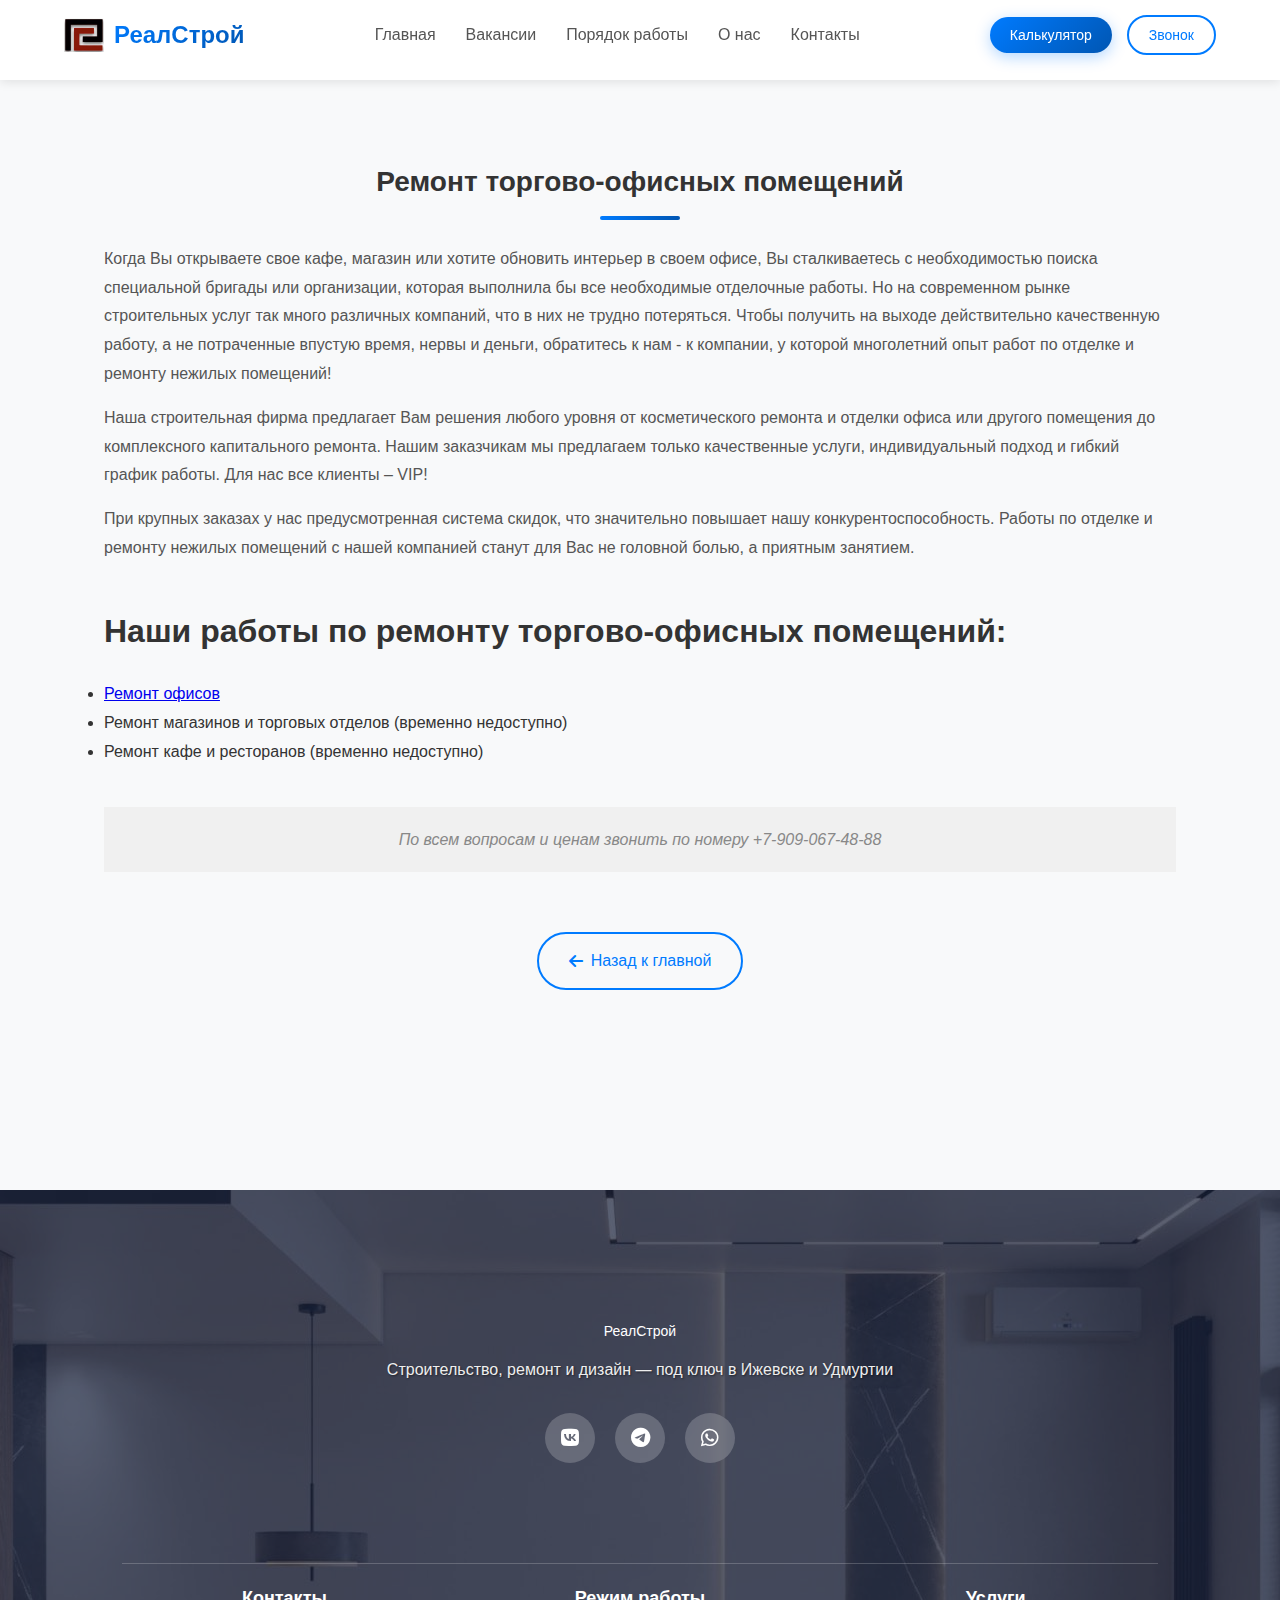
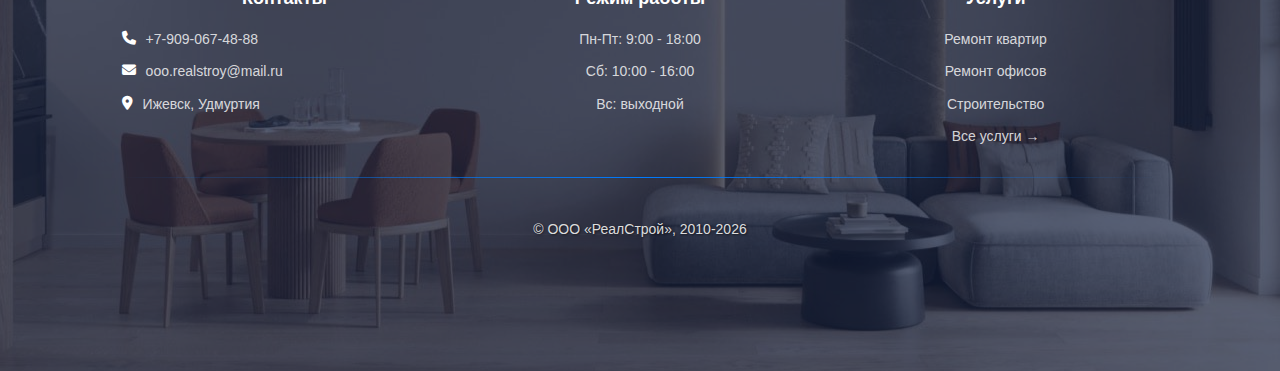
<file: commercial-repair.html>
<!DOCTYPE html>
<html lang="ru">
<head>
    <meta charset="UTF-8">
    <meta name="viewport" content="width=device-width, initial-scale=1.0">
    <title>Ремонт торгово-офисных помещений — РеалСтрой Ижевск</title>
    <link rel="stylesheet" href="css/style.css">
    <link rel="stylesheet" href="https://cdnjs.cloudflare.com/ajax/libs/font-awesome/6.5.0/css/all.min.css">
</head>
<body>
        <!-- Мобильная шапка -->
<div class="mobile-header" id="mobileHeader">
    <div class="mobile-logo">
        <a href="/" class="logo-link">
        <img src="img/logo/logo.jpg" alt="Логотип РеалСтрой" class="logo-img">
        </a>
        <span>РеалСтрой</span>
    </div>
    
    <button class="mobile-menu-btn" id="mobileMenuBtn">
        <i class="fas fa-bars"></i>
    </button>
</div>
    <!-- Мобильное меню -->
<div class="mobile-menu-overlay" id="mobileMenuOverlay"></div>
<div class="mobile-menu" id="mobileMenu">
    <button class="mobile-menu-close" id="mobileMenuClose">
        <i class="fas fa-times"></i>
    </button>
    <nav class="mobile-nav">
        <a href="index.html" class="active">
            <i class="fas fa-home"></i> Главная
        </a>
        <a href="vacancies.html">
            <i class="fas fa-briefcase"></i> Вакансии
        </a>
        <a href="index.html#order-process">
            <i class="fas fa-list-ol"></i> Порядок работы
        </a>
        <a href="index.html#about-section">
            <i class="fas fa-info-circle"></i> О нас
        </a>
        <a href="contact.html">
            <i class="fas fa-map-marker-alt"></i> Контакты
        </a>
    </nav>
    
    <div class="mobile-actions">
        <a href="tel:+79090674888" class="mobile-phone">
            <i class="fas fa-phone-alt"></i> +7 909-067-48-88
        </a>
        
        <div class="mobile-buttons">
            <button class="mobile-btn mobile-btn-calc" onclick="openCalculator()">
                <i class="fas fa-calculator"></i> Калькулятор
            </button>
            <button class="mobile-btn mobile-btn-call" onclick="openCallForm()">
                <i class="fas fa-phone-alt"></i> Заказать звонок
            </button>
        </div>
    </div>
</div>

<div class="new-header">
  <div class="new-logo">РеалСтрой</div>
  <div class="new-actions">
    <button class="new-btn new-btn-calc" onclick="openCalculator()">Калькулятор</button>
    <button class="new-btn new-btn-call" onclick="openCallForm()">Звонок</button>
  </div>
</div>
    <!-- Верхний баннер -->
    <div class="top-banner" id="topBanner">
        <div class="banner-text">🏗️ Бесплатная консультация и расчет стоимости строительства — звоните прямо сейчас!</div>
        <div class="banner-phones">
            <a href="tel:+79090674888">+7 909-067-48-88</a>
        </div>
    </div>

    <!-- Главная шапка -->
    <header class="main-header" id="mainHeader">
        <div class="logo">
                <a href="/" class="logo-link">
            <img src="img/logo/logo.jpg" alt="Логотип РеалСтрой" class="logo-img">
    </a>
    <span class="logo-text">РеалСтрой</span>
</div>
                    <nav class="nav-menu">
            <a href="index.html">Главная</a>
            <a href="vacancies.html">Вакансии</a>
            <!-- Изменена ссылка для якоря -->
            <a href="index.html#order-process">Порядок работы</a>
            <a href="index.html#about-section">О нас</a>
            <a href="contact.html">Контакты</a>
        </nav>
        <div class="header-actions">
            <button class="btn-calc" onclick="openCalculator()">Калькулятор</button>
            <button class="btn-call" onclick="openCallForm()">Звонок</button>
        </div>
    </header>

    <!-- Контент страницы -->
    <main class="service-page">
        <h1 class="section-title">Ремонт торгово-офисных помещений</h1>
        
        <div class="service-content">
            <p>Когда Вы открываете свое кафе, магазин или хотите обновить интерьер в своем офисе, Вы сталкиваетесь с необходимостью поиска специальной бригады или организации, которая выполнила бы все необходимые отделочные работы. Но на современном рынке строительных услуг так много различных компаний, что в них не трудно потеряться. Чтобы получить на выходе действительно качественную работу, а не потраченные впустую время, нервы и деньги, обратитесь к нам - к компании, у которой многолетний опыт работ по отделке и ремонту нежилых помещений!</p>
            
            <p>Наша строительная фирма предлагает Вам решения любого уровня от косметического ремонта и отделки офиса или другого помещения до комплексного капитального ремонта. Нашим заказчикам мы предлагаем только качественные услуги, индивидуальный подход и гибкий график работы. Для нас все клиенты – VIP!</p>
            
            <p>При крупных заказах у нас предусмотренная система скидок, что значительно повышает нашу конкурентоспособность. Работы по отделке и ремонту нежилых помещений с нашей компанией станут для Вас не головной болью, а приятным занятием.</p>
            
            <h2>Наши работы по ремонту торгово-офисных помещений:</h2>
            <ul>
                <li><a href="gallery-project3.html">Ремонт офисов</a></li>
                <li>Ремонт магазинов и торговых отделов (временно недоступно)</li>
                <li>Ремонт кафе и ресторанов (временно недоступно)</li>
            </ul>
        </div>
            <div class="gallery-placeholder">
                <div class="placeholder">По всем вопросам и ценам звонить по номеру +7-909-067-48-88</div>
            </div>

        <div class="back-btn">
            <a href="index.html" class="btn btn-outline"><i class="fas fa-arrow-left"></i> Назад к главной</a>
        </div>
    </main>

    <!-- Футер -->
   <footer class="footer">
    <div class="footer-background">
        <div class="footer-overlay"></div>
    </div>
    <div class="footer-content">
        <div class="footer-main">
            <div class="footer-logo">РеалСтрой</div>
            <p>Строительство, ремонт и дизайн — под ключ в Ижевске и Удмуртии</p>
            <div class="social-icons">
                <a href="#" class="social-icon"><i class="fab fa-vk"></i></a>
                <a href="#" class="social-icon"><i class="fab fa-telegram"></i></a>
                <a href="#" class="social-icon"><i class="fab fa-whatsapp"></i></a>
            </div>
        </div>
        
        <!-- Добавленная информация в столбик -->
        <div class="footer-info-grid" style="display: grid; grid-template-columns: repeat(auto-fit, minmax(200px, 1fr)); gap: 30px; margin-top: 30px; padding-top: 20px; border-top: 1px solid rgba(255,255,255,0.2);">
            <!-- Контакты -->
            <div class="footer-column">
                <h4 style="color: white; margin: 0 0 15px 0; font-size: 18px;">Контакты</h4>
                <div style="display: flex; align-items: flex-start; margin-bottom: 10px;">
                    <i class="fas fa-phone" style="color: white; margin-right: 10px; margin-top: 3px;"></i>
                    <div>
                        <p style="color: rgba(255,255,255,0.8); margin: 0;">
                            <a href="tel:+79090674888" style="color: rgba(255,255,255,0.8); text-decoration: none;">+7-909-067-48-88</a>
                        </p>
                    </div>
                </div>
                <div style="display: flex; align-items: flex-start; margin-bottom: 10px;">
                    <i class="fas fa-envelope" style="color: white; margin-right: 10px; margin-top: 3px;"></i>
                    <div>
                        <p style="color: rgba(255,255,255,0.8); margin: 0;">
                            <a href="mailto:ooo.realstroy@mail.ru" style="color: rgba(255,255,255,0.8); text-decoration: none;">ooo.realstroy@mail.ru</a>
                        </p>
                    </div>
                </div>
                <div style="display: flex; align-items: flex-start;">
                    <i class="fas fa-map-marker-alt" style="color: white; margin-right: 10px; margin-top: 3px;"></i>
                    <p style="color: rgba(255,255,255,0.8); margin: 0;">Ижевск, Удмуртия</p>
                </div>
            </div>
            
            <!-- Режим работы -->
            <div class="footer-column">
                <h4 style="color: white; margin: 0 0 15px 0; font-size: 18px;">Режим работы</h4>
                <p style="color: rgba(255,255,255,0.8); margin: 0 0 10px 0;">Пн-Пт: 9:00 - 18:00</p>
                <p style="color: rgba(255,255,255,0.8); margin: 0 0 10px 0;">Сб: 10:00 - 16:00</p>
                <p style="color: rgba(255,255,255,0.8); margin: 0;">Вс: выходной</p>
            </div>
            
            <!-- Услуги -->
            <div class="footer-column">
                <h4 style="color: white; margin: 0 0 15px 0; font-size: 18px;">Услуги</h4>
                <p style="color: rgba(255,255,255,0.8); margin: 0 0 10px 0;">Ремонт квартир</p>
                <p style="color: rgba(255,255,255,0.8); margin: 0 0 10px 0;">Ремонт офисов</p>
                <p style="color: rgba(255,255,255,0.8); margin: 0 0 10px 0;">Строительство</p>
                <p style="color: rgba(255,255,255,0.8); margin: 0;"><a href="all-services.html" style="color: rgba(255,255,255,0.8); text-decoration: none;">Все услуги →</a></p>
            </div>
        </div>
        
        <div class="footer-bottom">
            <div class="footer-divider"></div>
            <div class="footer-copyright">
                <p>&copy; ООО «РеалСтрой», 2010-2026</p>
            </div>
        </div>
    </div>
</footer>

    <script src="js/index.js"></script>
        <!-- Модальное окно формы звонка -->
    <div class="modal" id="callModal">
        <div class="modal-content">
            <div class="modal-header">
                <h2>Заказать звонок</h2>
                <span class="close" onclick="closeCallForm()">&times;</span>
            </div>
            <div class="modal-body">
                <form id="callForm" action="https://formspree.io/f/xdaakdnl" method="POST"> <!-- Изменено -->
                    <div class="form-group">
                        <label for="callName">Имя *</label>
                        <input type="text" id="callName" name="name" required placeholder="Введите ваше имя">
                    </div>
                    <div class="form-group">
                        <label for="callPhone">Телефон *</label>
                        <input type="tel" id="callPhone" name="phone" required placeholder="Введите ваш телефон">
                    </div>
                    <div class="form-group">
                        <label for="callMessage">Дополнительное сообщение</label>
                        <textarea id="callMessage" name="message" rows="4" placeholder="Расскажите подробнее о ваших пожеланиях..."></textarea>
                    </div>
                    <button type="submit" class="submit-btn">Отправить заявку</button>
                </form>
            </div>
        </div>
    </div>

    <!-- Калькулятор -->
    <div class="calculator-modal" id="calculatorModal">
        <div class="calculator-content">
            <div class="calculator-header">
                <h2 class="calculator-title">Калькулятор стоимости строительства</h2>
                <button class="close-calculator" onclick="closeCalculator()">&times;</button>
            </div>
            <div class="calculator-form">
                <div class="form-group">
                    <label class="form-label">Выберите услугу</label>
                    <select id="serviceType" class="form-control" onchange="updateService()">
                        <option value="">— Выберите услугу —</option>
                        <option value="repair-apartment">Косметический ремонт</option>
                        <option value="euro-repair">Улучшенный ремонт</option>
                        <option value="office-repair">Высококачественный ремонт</option>
                    </select>
                </div>

                <div id="areaSection" class="form-group" style="display:none;">
                    <label class="form-label">Площадь / Длина / Кол-во (м²/м/шт)</label>
                    <input type="number" id="area" class="form-control" placeholder="Введите площадь или длину" oninput="calculatePrice()">
                </div>

                <div id="materialSection" class="form-group" style="display:none;">
                    <label class="form-label">Выберите материал</label>
                    <div class="options-grid" id="materialOptions"></div>
                </div>

                <div id="additionalServices" class="form-group" style="display:none;">
                    <label class="form-label">Дополнительные услуги</label>
                    <div class="checkbox-group" id="serviceList"></div>
                </div>

                <div class="result-box">
                    <p>Итоговая стоимость:</p>
                    <div class="result-price" id="resultPrice">0 ₽</div>
                    <p class="result-note">Цена рассчитана на основе выбранных параметров. Окончательная стоимость будет уточнена после выезда специалиста.</p>
                </div>

                <div class="calculator-buttons">
                    <button class="btn-large btn-outline" onclick="closeCalculator()">Закрыть</button>
                    <a href="contact.html" class="btn-large btn-blue">Заказать звонок</a>
                </div>
            </div>
        </div>
    </div>
</body>
</html>
</file>
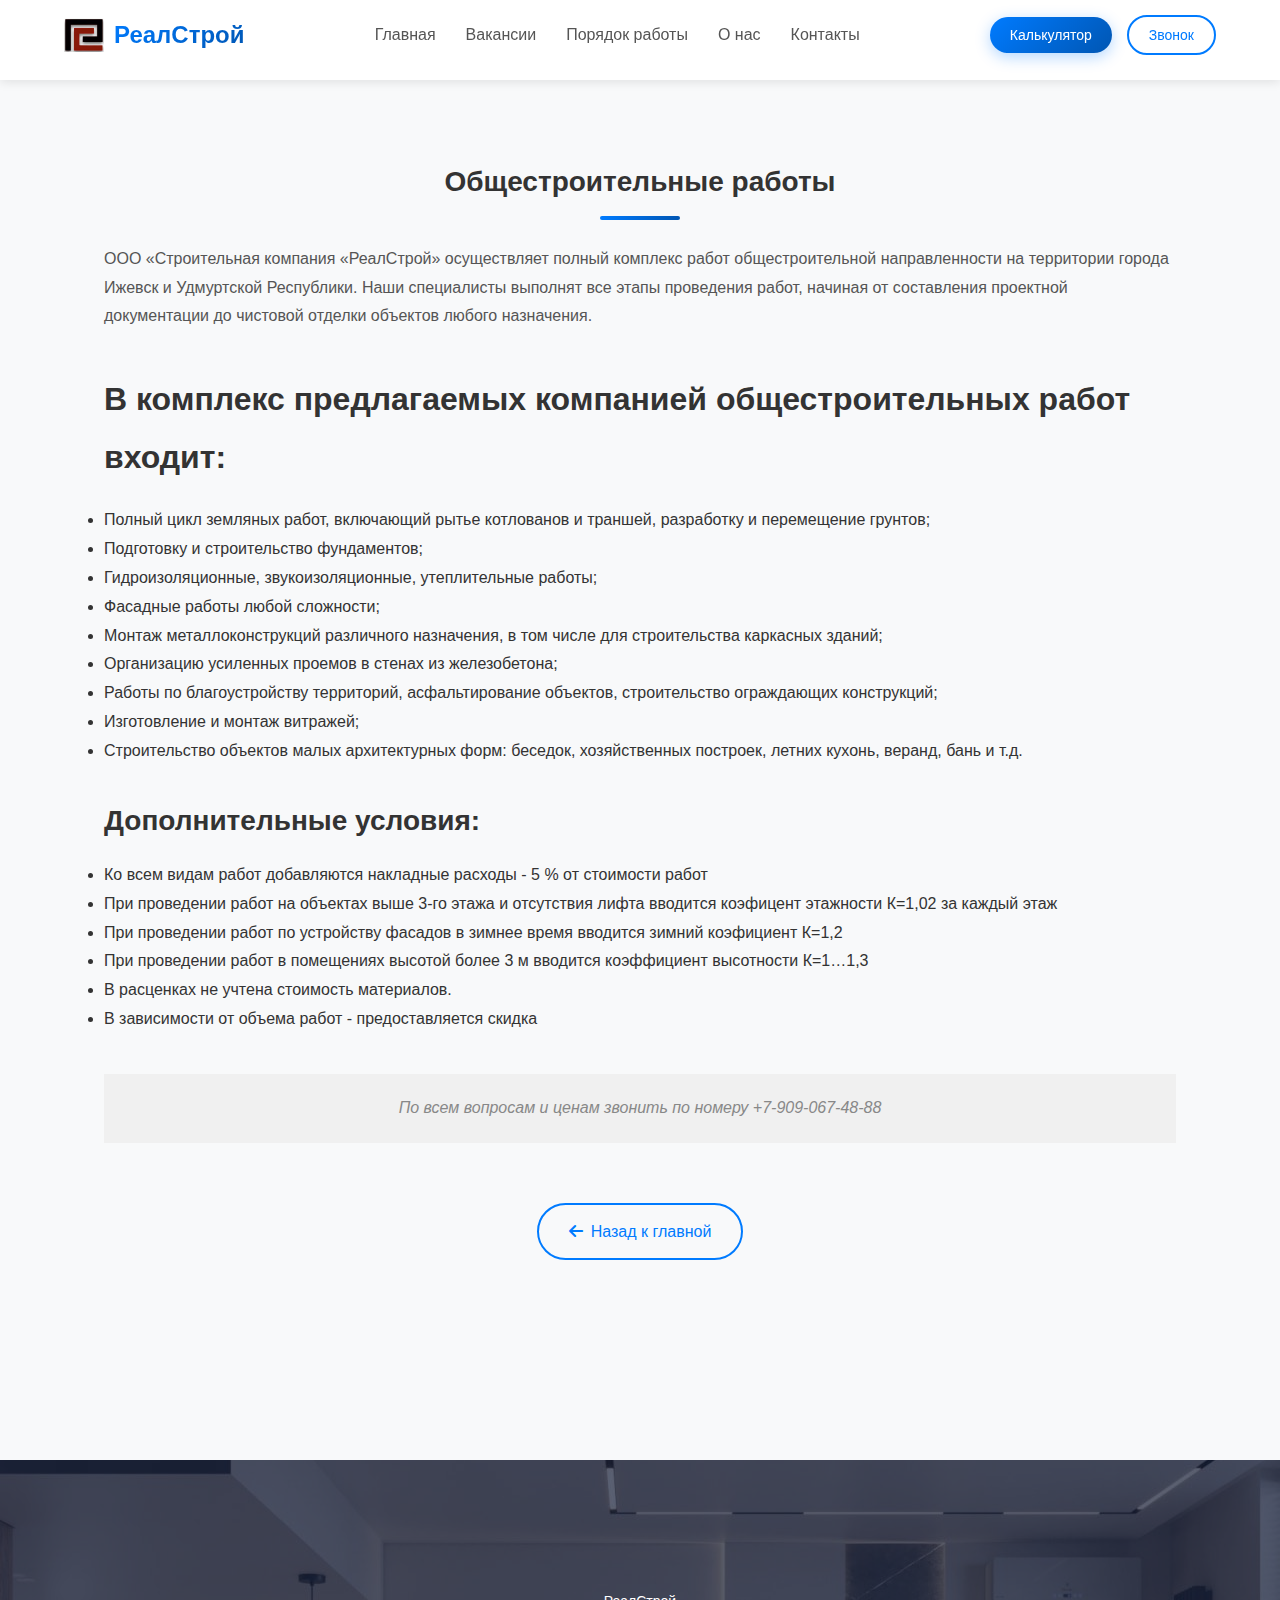
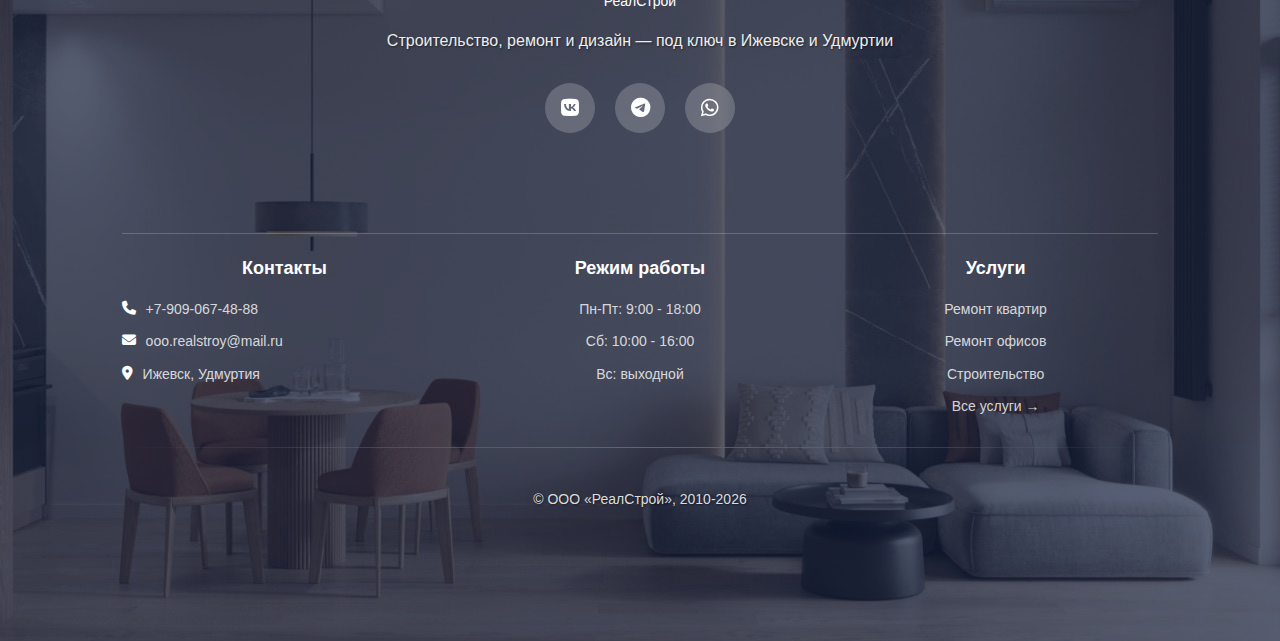
<file: construction.html>
<!DOCTYPE html>
<html lang="ru">
<head>
    <meta charset="UTF-8">
    <meta name="viewport" content="width=device-width, initial-scale=1.0">
    <title>Общестроительные работы — РеалСтрой Ижевск</title>
    <link rel="stylesheet" href="css/style.css">
    <link rel="stylesheet" href="https://cdnjs.cloudflare.com/ajax/libs/font-awesome/6.5.0/css/all.min.css">
</head>
<body>
        <!-- Мобильная шапка -->
<div class="mobile-header" id="mobileHeader">
    <div class="mobile-logo">
        <a href="/" class="logo-link">
        <img src="img/logo/logo.jpg" alt="Логотип РеалСтрой" class="logo-img">
        </a>
        <span>РеалСтрой</span>
    </div>
    
    <button class="mobile-menu-btn" id="mobileMenuBtn">
        <i class="fas fa-bars"></i>
    </button>
</div>
    <!-- Мобильное меню -->
<div class="mobile-menu-overlay" id="mobileMenuOverlay"></div>
<div class="mobile-menu" id="mobileMenu">
    <button class="mobile-menu-close" id="mobileMenuClose">
        <i class="fas fa-times"></i>
    </button>
    <nav class="mobile-nav">
        <a href="index.html" class="active">
            <i class="fas fa-home"></i> Главная
        </a>
        <a href="vacancies.html">
            <i class="fas fa-briefcase"></i> Вакансии
        </a>
        <a href="index.html#order-process">
            <i class="fas fa-list-ol"></i> Порядок работы
        </a>
        <a href="index.html#about-section">
            <i class="fas fa-info-circle"></i> О нас
        </a>
        <a href="contact.html">
            <i class="fas fa-map-marker-alt"></i> Контакты
        </a>
    </nav>
    
    <div class="mobile-actions">
        <a href="tel:+79090674888" class="mobile-phone">
            <i class="fas fa-phone-alt"></i> +7 909-067-48-88
        </a>
        
        <div class="mobile-buttons">
            <button class="mobile-btn mobile-btn-calc" onclick="openCalculator()">
                <i class="fas fa-calculator"></i> Калькулятор
            </button>
            <button class="mobile-btn mobile-btn-call" onclick="openCallForm()">
                <i class="fas fa-phone-alt"></i> Заказать звонок
            </button>
        </div>
    </div>
</div>

<div class="new-header">
  <div class="new-logo">РеалСтрой</div>
  <div class="new-actions">
    <button class="new-btn new-btn-calc" onclick="openCalculator()">Калькулятор</button>
    <button class="new-btn new-btn-call" onclick="openCallForm()">Звонок</button>
  </div>
</div>
    <!-- Верхний баннер -->
    <div class="top-banner" id="topBanner">
        <div class="banner-text">🏗️ Бесплатная консультация и расчет стоимости строительства — звоните прямо сейчас!</div>
        <div class="banner-phones">
            <a href="tel:+79090674888">+7 909-067-48-88</a>
        </div>
    </div>

    <!-- Главная шапка -->
    <header class="main-header" id="mainHeader">
        <div class="logo">
                <a href="/" class="logo-link">
            <img src="img/logo/logo.jpg" alt="Логотип РеалСтрой" class="logo-img">
    </a>
    <span class="logo-text">РеалСтрой</span>
</div>
                    <nav class="nav-menu">
            <a href="index.html">Главная</a>
            <a href="vacancies.html">Вакансии</a>
            <!-- Изменена ссылка для якоря -->
            <a href="index.html#order-process">Порядок работы</a>
            <a href="index.html#about-section">О нас</a>
            <a href="contact.html">Контакты</a>
        </nav>
        <div class="header-actions">
            <button class="btn-calc" onclick="openCalculator()">Калькулятор</button>
            <button class="btn-call" onclick="openCallForm()">Звонок</button>
        </div>
    </header>

    <!-- Контент страницы -->
    <main class="service-page">
        <h1 class="section-title">Общестроительные работы</h1>
        
        <div class="service-content">
            <p>ООО «Строительная компания «РеалСтрой» осуществляет полный комплекс работ общестроительной направленности на территории города Ижевск и Удмуртской Республики. Наши специалисты выполнят все этапы проведения работ, начиная от составления проектной документации до чистовой отделки объектов любого назначения.</p>
            
            <h2>В комплекс предлагаемых компанией общестроительных работ входит:</h2>
            <ul>
                <li>Полный цикл земляных работ, включающий рытье котлованов и траншей, разработку и перемещение грунтов;</li>
                <li>Подготовку и строительство фундаментов;</li>
                <li>Гидроизоляционные, звукоизоляционные, утеплительные работы;</li>
                <li>Фасадные работы любой сложности;</li>
                <li>Монтаж металлоконструкций различного назначения, в том числе для строительства каркасных зданий;</li>
                <li>Организацию усиленных проемов в стенах из железобетона;</li>
                <li>Работы по благоустройству территорий, асфальтирование объектов, строительство ограждающих конструкций;</li>
                <li>Изготовление и монтаж витражей;</li>
                <li>Строительство объектов малых архитектурных форм: беседок, хозяйственных построек, летних кухонь, веранд, бань и т.д.</li>
            </ul>
            
            <h3>Дополнительные условия:</h3>
            <ul>
                <li>Ко всем видам работ добавляются накладные расходы - 5 % от стоимости работ</li>
                <li>При проведении работ на объектах выше 3-го этажа и отсутствия лифта вводится коэфицент этажности К=1,02 за каждый этаж</li>
                <li>При проведении работ по устройству фасадов в зимнее время вводится зимний коэфициент К=1,2</li>
                <li>При проведении работ в помещениях высотой более 3 м вводится коэффициент высотности К=1…1,3</li>
                <li>В расценках не учтена стоимость материалов.</li>
                <li>В зависимости от объема работ - предоставляется скидка</li>
            </ul>
            
            <div class="gallery-placeholder">
                <div class="placeholder">По всем вопросам и ценам звонить по номеру +7-909-067-48-88</div>
            </div>
        </div>

        <div class="back-btn">
            <a href="index.html" class="btn btn-outline"><i class="fas fa-arrow-left"></i> Назад к главной</a>
        </div>
    </main>

    <!-- Футер -->
   <footer class="footer">
    <div class="footer-background">
        <div class="footer-overlay"></div>
    </div>
    <div class="footer-content">
        <div class="footer-main">
            <div class="footer-logo">РеалСтрой</div>
            <p>Строительство, ремонт и дизайн — под ключ в Ижевске и Удмуртии</p>
            <div class="social-icons">
                <a href="#" class="social-icon"><i class="fab fa-vk"></i></a>
                <a href="#" class="social-icon"><i class="fab fa-telegram"></i></a>
                <a href="#" class="social-icon"><i class="fab fa-whatsapp"></i></a>
            </div>
        </div>
        
        <!-- Добавленная информация в столбик -->
        <div class="footer-info-grid" style="display: grid; grid-template-columns: repeat(auto-fit, minmax(200px, 1fr)); gap: 30px; margin-top: 30px; padding-top: 20px; border-top: 1px solid rgba(255,255,255,0.2);">
            <!-- Контакты -->
            <div class="footer-column">
                <h4 style="color: white; margin: 0 0 15px 0; font-size: 18px;">Контакты</h4>
                <div style="display: flex; align-items: flex-start; margin-bottom: 10px;">
                    <i class="fas fa-phone" style="color: white; margin-right: 10px; margin-top: 3px;"></i>
                    <div>
                        <p style="color: rgba(255,255,255,0.8); margin: 0;">
                            <a href="tel:+79090674888" style="color: rgba(255,255,255,0.8); text-decoration: none;">+7-909-067-48-88</a>
                        </p>
                    </div>
                </div>
                <div style="display: flex; align-items: flex-start; margin-bottom: 10px;">
                    <i class="fas fa-envelope" style="color: white; margin-right: 10px; margin-top: 3px;"></i>
                    <div>
                        <p style="color: rgba(255,255,255,0.8); margin: 0;">
                            <a href="mailto:ooo.realstroy@mail.ru" style="color: rgba(255,255,255,0.8); text-decoration: none;">ooo.realstroy@mail.ru</a>
                        </p>
                    </div>
                </div>
                <div style="display: flex; align-items: flex-start;">
                    <i class="fas fa-map-marker-alt" style="color: white; margin-right: 10px; margin-top: 3px;"></i>
                    <p style="color: rgba(255,255,255,0.8); margin: 0;">Ижевск, Удмуртия</p>
                </div>
            </div>
            
            <!-- Режим работы -->
            <div class="footer-column">
                <h4 style="color: white; margin: 0 0 15px 0; font-size: 18px;">Режим работы</h4>
                <p style="color: rgba(255,255,255,0.8); margin: 0 0 10px 0;">Пн-Пт: 9:00 - 18:00</p>
                <p style="color: rgba(255,255,255,0.8); margin: 0 0 10px 0;">Сб: 10:00 - 16:00</p>
                <p style="color: rgba(255,255,255,0.8); margin: 0;">Вс: выходной</p>
            </div>
            
            <!-- Услуги -->
            <div class="footer-column">
                <h4 style="color: white; margin: 0 0 15px 0; font-size: 18px;">Услуги</h4>
                <p style="color: rgba(255,255,255,0.8); margin: 0 0 10px 0;">Ремонт квартир</p>
                <p style="color: rgba(255,255,255,0.8); margin: 0 0 10px 0;">Ремонт офисов</p>
                <p style="color: rgba(255,255,255,0.8); margin: 0 0 10px 0;">Строительство</p>
                <p style="color: rgba(255,255,255,0.8); margin: 0;"><a href="all-services.html" style="color: rgba(255,255,255,0.8); text-decoration: none;">Все услуги →</a></p>
            </div>
        </div>
        
        <div class="footer-bottom">
            <div class="footer-divider"></div>
            <div class="footer-copyright">
                <p>&copy; ООО «РеалСтрой», 2010-2026</p>
            </div>
        </div>
    </div>
</footer>
    <!-- Убираем index.js с этой страницы, чтобы не было ошибок -->
    <script src="js/index.js"></script>
        <!-- Модальное окно формы звонка -->
    <div class="modal" id="callModal">
        <div class="modal-content">
            <div class="modal-header">
                <h2>Заказать звонок</h2>
                <span class="close" onclick="closeCallForm()">&times;</span>
            </div>
            <div class="modal-body">
                <form id="callForm" action="https://formspree.io/f/xdaakdnl" method="POST"> <!-- Изменено -->
                    <div class="form-group">
                        <label for="callName">Имя *</label>
                        <input type="text" id="callName" name="name" required placeholder="Введите ваше имя">
                    </div>
                    <div class="form-group">
                        <label for="callPhone">Телефон *</label>
                        <input type="tel" id="callPhone" name="phone" required placeholder="Введите ваш телефон">
                    </div>
                    <div class="form-group">
                        <label for="callMessage">Дополнительное сообщение</label>
                        <textarea id="callMessage" name="message" rows="4" placeholder="Расскажите подробнее о ваших пожеланиях..."></textarea>
                    </div>
                    <button type="submit" class="submit-btn">Отправить заявку</button>
                </form>
            </div>
        </div>
    </div>

    <!-- Калькулятор -->
    <div class="calculator-modal" id="calculatorModal">
        <div class="calculator-content">
            <div class="calculator-header">
                <h2 class="calculator-title">Калькулятор стоимости строительства</h2>
                <button class="close-calculator" onclick="closeCalculator()">&times;</button>
            </div>
            <div class="calculator-form">
                <div class="form-group">
                    <label class="form-label">Выберите услугу</label>
                    <select id="serviceType" class="form-control" onchange="updateService()">
                        <option value="">— Выберите услугу —</option>
                        <option value="repair-apartment">Косметический ремонт</option>
                        <option value="euro-repair">Улучшенный ремонт</option>
                        <option value="office-repair">Высококачественный ремонт</option>
                    </select>
                </div>

                <div id="areaSection" class="form-group" style="display:none;">
                    <label class="form-label">Площадь / Длина / Кол-во (м²/м/шт)</label>
                    <input type="number" id="area" class="form-control" placeholder="Введите площадь или длину" oninput="calculatePrice()">
                </div>

                <div id="materialSection" class="form-group" style="display:none;">
                    <label class="form-label">Выберите материал</label>
                    <div class="options-grid" id="materialOptions"></div>
                </div>

                <div id="additionalServices" class="form-group" style="display:none;">
                    <label class="form-label">Дополнительные услуги</label>
                    <div class="checkbox-group" id="serviceList"></div>
                </div>

                <div class="result-box">
                    <p>Итоговая стоимость:</p>
                    <div class="result-price" id="resultPrice">0 ₽</div>
                    <p class="result-note">Цена рассчитана на основе выбранных параметров. Окончательная стоимость будет уточнена после выезда специалиста.</p>
                </div>

                <div class="calculator-buttons">
                    <button class="btn-large btn-outline" onclick="closeCalculator()">Закрыть</button>
                    <a href="contact.html" class="btn-large btn-blue">Заказать звонок</a>
                </div>
            </div>
        </div>
    </div>
</body>
</html>
</file>
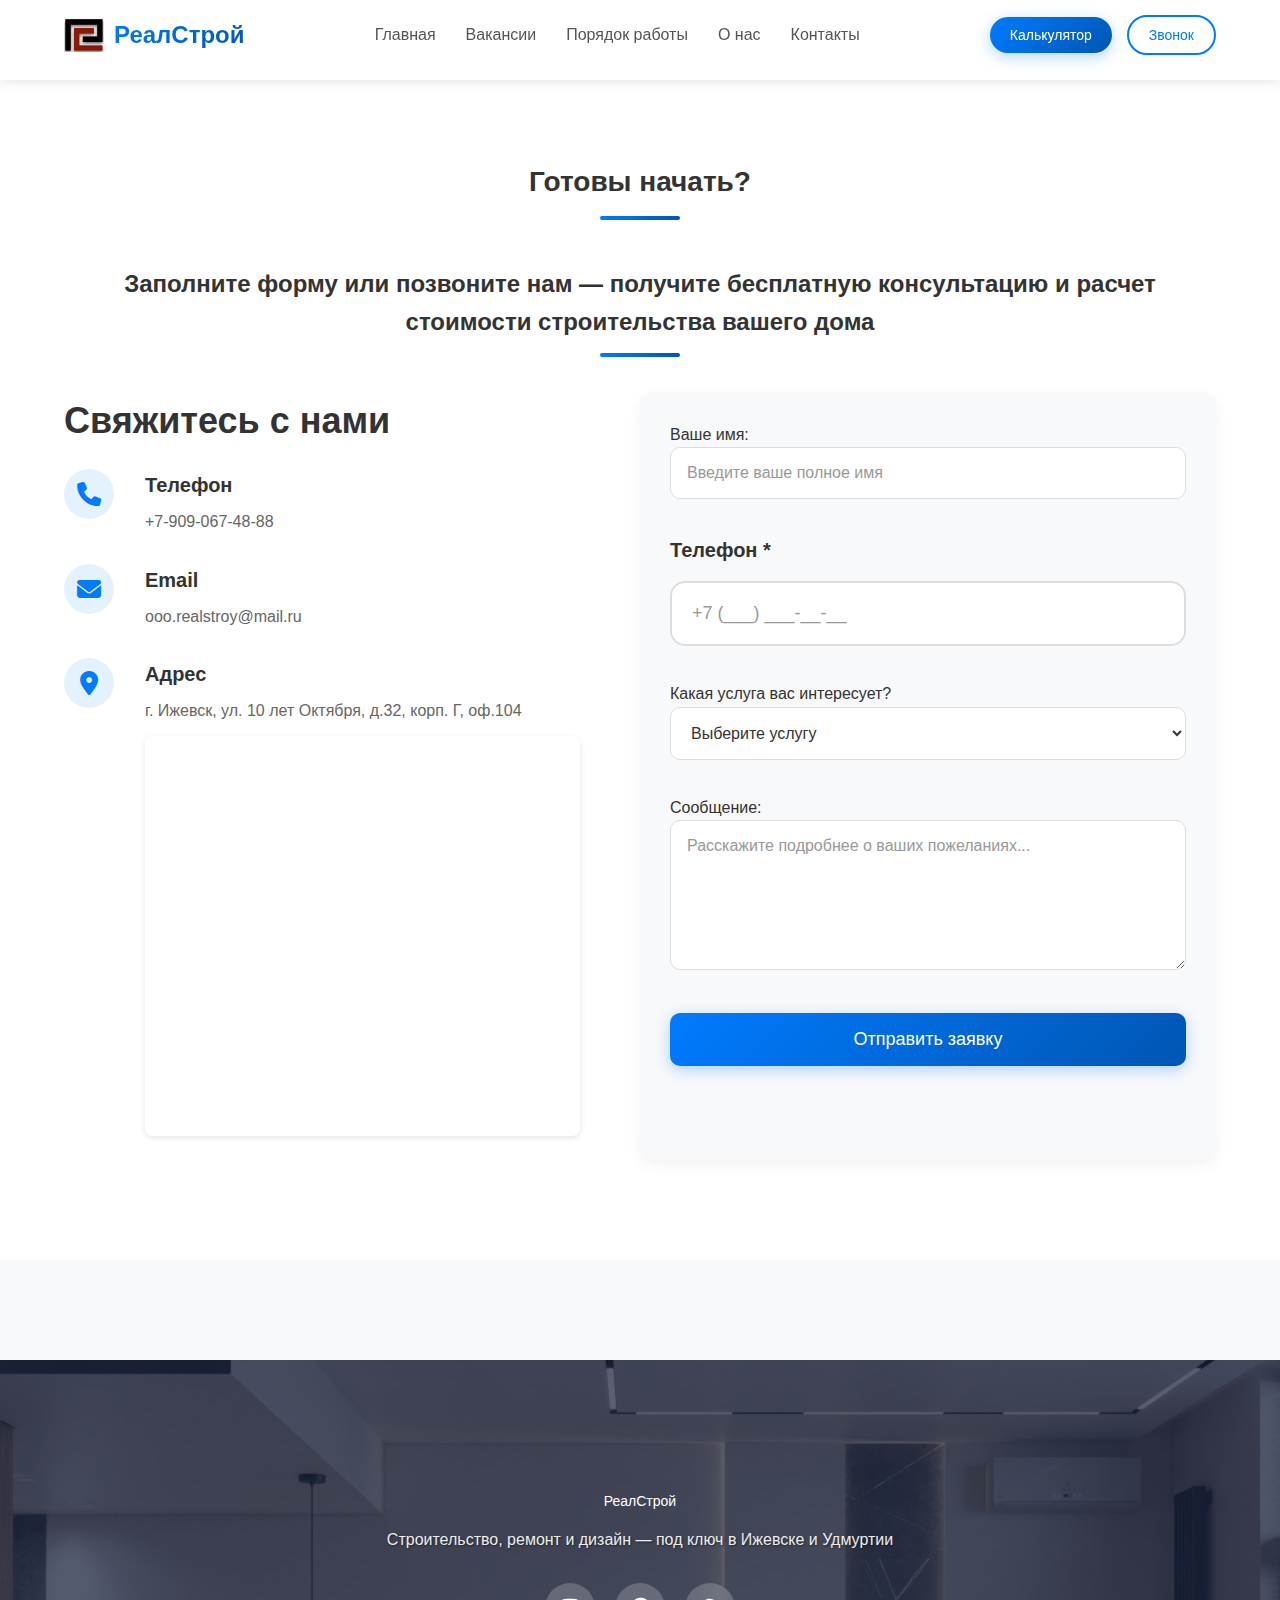
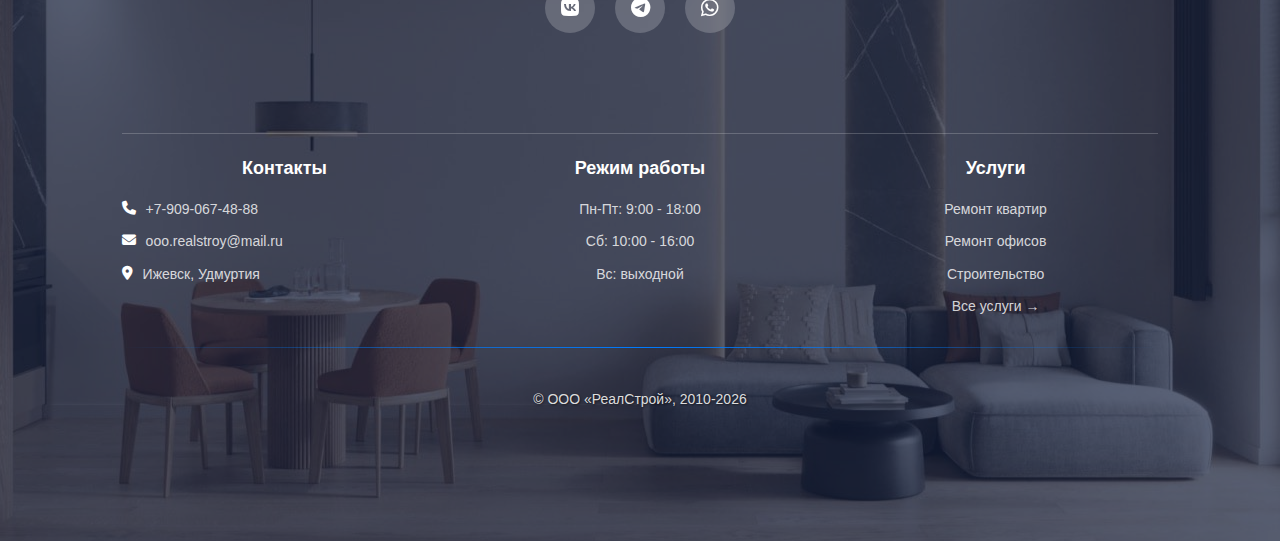
<file: contact.html>
<!DOCTYPE html>
<html lang="ru">
<head>
    <meta charset="UTF-8">
    <meta name="viewport" content="width=device-width, initial-scale=1.0">
    <title>Контакты — РеалСтрой Ижевск</title>
    <link rel="stylesheet" href="css/style.css">
    <link rel="stylesheet" href="https://cdnjs.cloudflare.com/ajax/libs/font-awesome/6.5.0/css/all.min.css">
</head>
<body>
    <!-- Мобильная шапка -->
<div class="mobile-header" id="mobileHeader">
    <div class="mobile-logo">
        <a href="/" class="logo-link">
        <img src="img/logo/logo.jpg" alt="Логотип РеалСтрой" class="logo-img">
        </a>
        <span>РеалСтрой</span>
    </div>
    
    <button class="mobile-menu-btn" id="mobileMenuBtn">
        <i class="fas fa-bars"></i>
    </button>
</div>
    <!-- Мобильное меню -->
<div class="mobile-menu-overlay" id="mobileMenuOverlay"></div>
<div class="mobile-menu" id="mobileMenu">
    <button class="mobile-menu-close" id="mobileMenuClose">
        <i class="fas fa-times"></i>
    </button>
    <nav class="mobile-nav">
        <a href="index.html" class="active">
            <i class="fas fa-home"></i> Главная
        </a>
        <a href="vacancies.html">
            <i class="fas fa-briefcase"></i> Вакансии
        </a>
        <a href="index.html#order-process">
            <i class="fas fa-list-ol"></i> Порядок работы
        </a>
        <a href="index.html#about-section">
            <i class="fas fa-info-circle"></i> О нас
        </a>
        <a href="contact.html">
            <i class="fas fa-map-marker-alt"></i> Контакты
        </a>
    </nav>
    
    <div class="mobile-actions">
        <a href="tel:+79090674888" class="mobile-phone">
            <i class="fas fa-phone-alt"></i> +7 909-067-48-88
        </a>
        
        <div class="mobile-buttons">
            <button class="mobile-btn mobile-btn-calc" onclick="openCalculator()">
                <i class="fas fa-calculator"></i> Калькулятор
            </button>
            <button class="mobile-btn mobile-btn-call" onclick="openCallForm()">
                <i class="fas fa-phone-alt"></i> Заказать звонок
            </button>
        </div>
    </div>
</div>

<div class="new-header">
  <div class="new-logo">РеалСтрой</div>
  <div class="new-actions">
    <button class="new-btn new-btn-calc" onclick="openCalculator()">Калькулятор</button>
    <button class="new-btn new-btn-call" onclick="openCallForm()">Звонок</button>
  </div>
</div>
    <!-- Верхний баннер -->
    <div class="top-banner" id="topBanner">
        <div class="banner-text">🏗️ Бесплатная консультация и расчет стоимости строительства — звоните прямо сейчас!</div>
        <div class="banner-phones">
            <a href="tel:+79090674888">+7 909-067-48-88</a>
        </div>
    </div>

    <!-- Главная шапка -->
    <header class="main-header" id="mainHeader">
        <div class="logo">
            <a href="/" class="logo-link">
            <img src="img/logo/logo.jpg" alt="Логотип РеалСтрой" class="logo-img">
    </a>
            <span class="logo-text">РеалСтрой</span>
        </div>
        <nav class="nav-menu">
            <a href="index.html">Главная</a>
            <a href="vacancies.html">Вакансии</a>
            <a href="index.html#order-process">Порядок работы</a>
            <a href="index.html#about-section">О нас</a>
            <a href="contact.html">Контакты</a>
        </nav>
        <div class="header-actions">
            <button class="btn-calc" onclick="openCalculator()">Калькулятор</button>
            <button class="btn-call" onclick="openCallForm()">Звонок</button>
        </div>
    </header>

    <!-- Контент страницы -->
    <main class="contact-section">
        <h2 class="section-title">Готовы начать?</h2>
        <p class="section-title" style="font-size: 24px; margin-bottom: 50px;">Заполните форму или позвоните нам — получите бесплатную консультацию и расчет стоимости строительства вашего дома</p>
        
        <div class="contact-content">
            <div class="contact-info">
                <h2>Свяжитесь с нами</h2>
                <div class="contact-item">
                    <div class="contact-icon"><i class="fas fa-phone"></i></div>
                    <div class="contact-text">
                        <h4>Телефон</h4>
                        <p>+7-909-067-48-88</p>
                    </div>
                </div>
                <div class="contact-item">
                    <div class="contact-icon"><i class="fas fa-envelope"></i></div>
                    <div class="contact-text">
                        <h4>Email</h4>
                        <p>ooo.realstroy@mail.ru</p>
                    </div>
                </div>
                <div class="contact-item">
                    <div class="contact-icon"><i class="fas fa-map-marker-alt"></i></div>
                    <div class="contact-text">
                        <h4>Адрес</h4>
                        <p>г. Ижевск, ул. 10 лет Октября, д.32, корп. Г, оф.104</p>
                        <div id="map"></div>
                    </div>
                </div>
            </div>

            <div class="contact-form">
                <form id="contactForm" action="https://formspree.io/f/xdaakdnl" method="POST">
                    <div class="form-field">
                        <label>
                            Ваше имя:
                            <input type="text" name="name" required placeholder="Введите ваше полное имя">
                        </label>
                    </div>
                    <div class="form-field">
                        <label style="font-size: 20px; font-weight: 600; color: #333; margin-bottom: 15px; display: block;">Телефон *</label>
                        <input type="tel" name="phone" placeholder="+7 (___) ___-__-__" required style="font-size: 18px; padding: 20px; border-radius: 15px; border: 2px solid #ddd;">
                    </div>
                    <div class="form-field">
                        <label>
                            Какая услуга вас интересует?
                            <select name="service" class="form-control" required>
                                <option value="">Выберите услугу</option>
                                <option value="Помощь комплектации объекта">Помощь комплектации объекта</option>
                                <option value="Ремонт квартир">Ремонт квартир</option>
                                <option value="Евроремонт">Евроремонт</option>
                                <option value="Офисы и магазины">Офисы и магазины</option>
                                <option value="Общестроительные работы">Общестроительные работы</option>
                                <option value="Вентиляция и кондиционеры">Вентиляция и кондиционеры</option>
                                <option value="Дизайн интерьеров">Дизайн интерьеров</option>
                                <option value="Мебель на заказ">Мебель на заказ</option>
                                <option value="Окна и двери">Окна и двери</option>
                                <option value="Заборы и ограждения">Заборы и ограждения</option>
                                <option value="Барбекю">Барбекю</option>
                                <option value="Другая услуга">Другая услуга</option>
                            </select>
                        </label>
                    </div>
                    <div class="form-field">
                        <label>
                            Сообщение:
                            <textarea name="message" required placeholder="Расскажите подробнее о ваших пожеланиях..."></textarea>
                        </label>
                    </div>
                    <button type="submit" class="submit-btn">Отправить заявку</button>
                </form>
            </div>
        </div>
    </main>

    <!-- Футер -->
    <footer class="footer">
        <div class="footer-background">
            <div class="footer-overlay"></div>
        </div>
        <div class="footer-content">
            <div class="footer-main">
                <div class="footer-logo">РеалСтрой</div>
                <p>Строительство, ремонт и дизайн — под ключ в Ижевске и Удмуртии</p>
                <div class="social-icons">
                    <a href="#" class="social-icon"><i class="fab fa-vk"></i></a>
                    <a href="#" class="social-icon"><i class="fab fa-telegram"></i></a>
                    <a href="#" class="social-icon"><i class="fab fa-whatsapp"></i></a>
                </div>
            </div>
            <div class="footer-info-grid" style="display: grid; grid-template-columns: repeat(auto-fit, minmax(200px, 1fr)); gap: 30px; margin-top: 30px; padding-top: 20px; border-top: 1px solid rgba(255,255,255,0.2);">
                <div class="footer-column">
                    <h4 style="color: white; margin: 0 0 15px 0; font-size: 18px;">Контакты</h4>
                    <div style="display: flex; align-items: flex-start; margin-bottom: 10px;">
                        <i class="fas fa-phone" style="color: white; margin-right: 10px; margin-top: 3px;"></i>
                        <div>
                            <p style="color: rgba(255,255,255,0.8); margin: 0;">
                                <a href="tel:+79090674888" style="color: rgba(255,255,255,0.8); text-decoration: none;">+7-909-067-48-88</a>
                            </p>
                        </div>
                    </div>
                    <div style="display: flex; align-items: flex-start; margin-bottom: 10px;">
                        <i class="fas fa-envelope" style="color: white; margin-right: 10px; margin-top: 3px;"></i>
                        <div>
                            <p style="color: rgba(255,255,255,0.8); margin: 0;">
                                <a href="mailto:ooo.realstroy@mail.ru" style="color: rgba(255,255,255,0.8); text-decoration: none;">ooo.realstroy@mail.ru</a>
                            </p>
                        </div>
                    </div>
                    <div style="display: flex; align-items: flex-start;">
                        <i class="fas fa-map-marker-alt" style="color: white; margin-right: 10px; margin-top: 3px;"></i>
                        <p style="color: rgba(255,255,255,0.8); margin: 0;">Ижевск, Удмуртия</p>
                    </div>
                </div>
                <div class="footer-column">
                    <h4 style="color: white; margin: 0 0 15px 0; font-size: 18px;">Режим работы</h4>
                    <p style="color: rgba(255,255,255,0.8); margin: 0 0 10px 0;">Пн-Пт: 9:00 - 18:00</p>
                    <p style="color: rgba(255,255,255,0.8); margin: 0 0 10px 0;">Сб: 10:00 - 16:00</p>
                    <p style="color: rgba(255,255,255,0.8); margin: 0;">Вс: выходной</p>
                </div>
                <div class="footer-column">
                    <h4 style="color: white; margin: 0 0 15px 0; font-size: 18px;">Услуги</h4>
                    <p style="color: rgba(255,255,255,0.8); margin: 0 0 10px 0;">Ремонт квартир</p>
                    <p style="color: rgba(255,255,255,0.8); margin: 0 0 10px 0;">Ремонт офисов</p>
                    <p style="color: rgba(255,255,255,0.8); margin: 0 0 10px 0;">Строительство</p>
                    <p style="color: rgba(255,255,255,0.8); margin: 0;"><a href="all-services.html" style="color: rgba(255,255,255,0.8); text-decoration: none;">Все услуги →</a></p>
                </div>
            </div>
            <div class="footer-bottom">
                <div class="footer-divider"></div>
                <div class="footer-copyright">
                    <p>&copy; ООО «РеалСтрой», 2010-2026</p>
                </div>
            </div>
        </div>
    </footer>

    <!-- Подключаем API Яндекс.Карт -->
    <script src="https://api-maps.yandex.ru/2.1/?lang=ru_RU" type="text/javascript"></script>
    <script>
        document.addEventListener("DOMContentLoaded", function () {
            if (document.getElementById('map')) {
                ymaps.ready(init);
            }

            function init() {
                var myMap = new ymaps.Map("map", {
                    center: [56.871247, 53.227552],
                    zoom: 16,
                    controls: ['zoomControl', 'fullscreenControl']
                });

                var myPlacemark = new ymaps.Placemark([56.871247, 53.227552], {
                    balloonContent: 'г. Ижевск, ул. 10 лет Октября, д.32, корп. Г, оф.104'
                }, {
                    preset: 'islands#redDotIcon'
                });

                myMap.geoObjects.add(myPlacemark);
            }
        });
    </script>

    <!-- ✅ Исправленный скрипт для основной формы -->
    <script>
      document.getElementById('contactForm').addEventListener('submit', function(e) {
        e.preventDefault();

        const submitBtn = this.querySelector('.submit-btn');
        const originalHTML = submitBtn.innerHTML;

        // Показываем лоадер
        submitBtn.innerHTML = '<i class="fas fa-spinner fa-spin"></i> Отправка...';
        submitBtn.disabled = true;

        const formData = new FormData(this);

        // Используем правильный URL — без пробелов
        fetch('https://formspree.io/f/xdaakdnl', {
          method: 'POST',
          body: formData
        })
        .then(response => {
          if (response.ok) {
            // Успешно отправлено — показываем "Отправлено!"
            submitBtn.innerHTML = '<i class="fas fa-check"></i> Отправлено!';
            submitBtn.style.background = 'linear-gradient(135deg, #10b981, #059669)';
            setTimeout(() => {
              this.reset();
              submitBtn.innerHTML = originalHTML;
              submitBtn.disabled = false;
              submitBtn.style.background = '';
            }, 2000);
          } else {
            alert('Ошибка при отправке. Попробуйте ещё раз.');
            submitBtn.innerHTML = originalHTML;
            submitBtn.disabled = false;
          }
        })
        .catch(() => {
          // Даже если fetch "упал", Formspree мог получить данные
          submitBtn.innerHTML = '<i class="fas fa-check"></i> Отправлено!';
          submitBtn.style.background = 'linear-gradient(135deg, #10b981, #059669)';
          setTimeout(() => {
            this.reset();
            submitBtn.innerHTML = originalHTML;
            submitBtn.disabled = false;
            submitBtn.style.background = '';
          }, 2000);
        });
      });
    </script>

    <!-- Скрипт для отображения шапки -->
    <script>
      document.addEventListener("DOMContentLoaded", function () {
        const header = document.getElementById('mainHeader');
        header.classList.add('visible');
      });
    </script>

    <script src="js/index.js"></script>

    <!-- Модальное окно формы звонка -->
    <div class="modal" id="callModal">
        <div class="modal-content">
            <div class="modal-header">
                <h2>Заказать звонок</h2>
                <span class="close" onclick="closeCallForm()">&times;</span>
            </div>
            <div class="modal-body">
                <!-- ✅ Исправленная форма "Заказать звонок" -->
                <form id="callForm" action="https://formspree.io/f/xdaakdnl" method="POST">
                    <div class="form-group">
                        <label for="callName">Имя *</label>
                        <input type="text" id="callName" name="name" required placeholder="Введите ваше имя">
                    </div>
                    <div class="form-group">
                        <label for="callPhone">Телефон *</label>
                        <input type="tel" id="callPhone" name="phone" required placeholder="Введите ваш телефон">
                    </div>
                    <div class="form-group">
                        <label for="callMessage">Дополнительное сообщение</label>
                        <textarea id="callMessage" name="message" rows="4" placeholder="Расскажите подробнее о ваших пожеланиях..."></textarea>
                    </div>
                    <button type="submit" class="submit-btn">Отправить заявку</button>
                </form>
            </div>
        </div>
    </div>

    <!-- Калькулятор -->
    <div class="calculator-modal" id="calculatorModal">
        <div class="calculator-content">
            <div class="calculator-header">
                <h2 class="calculator-title">Калькулятор стоимости строительства</h2>
                <button class="close-calculator" onclick="closeCalculator()">&times;</button>
            </div>
            <div class="calculator-form">
                <div class="form-group">
                    <label class="form-label">Выберите услугу</label>
                    <select id="serviceType" class="form-control" onchange="updateService()">
                        <option value="">— Выберите услугу —</option>
                        <option value="repair-apartment">Косметический ремонт</option>
                        <option value="euro-repair">Улучшенный ремонт</option>
                        <option value="office-repair">Высококачественный ремонт</option>
                    </select>
                </div>
                <div id="areaSection" class="form-group" style="display:none;">
                    <label class="form-label">Площадь / Длина / Кол-во (м²/м/шт)</label>
                    <input type="number" id="area" class="form-control" placeholder="Введите площадь или длину" oninput="calculatePrice()">
                </div>
                <div id="materialSection" class="form-group" style="display:none;">
                    <label class="form-label">Выберите материал</label>
                    <div class="options-grid" id="materialOptions"></div>
                </div>
                <div id="additionalServices" class="form-group" style="display:none;">
                    <label class="form-label">Дополнительные услуги</label>
                    <div class="checkbox-group" id="serviceList"></div>
                </div>
                <div class="result-box">
                    <p>Итоговая стоимость:</p>
                    <div class="result-price" id="resultPrice">0 ₽</div>
                    <p class="result-note">Цена рассчитана на основе выбранных параметров. Окончательная стоимость будет уточнена после выезда специалиста.</p>
                </div>
                <div class="calculator-buttons">
                    <button class="btn-large btn-outline" onclick="closeCalculator()">Закрыть</button>
                    <a href="contact.html" class="btn-large btn-blue">Заказать звонок</a>
                </div>
            </div>
        </div>
    </div>
</body>
</html>
</file>
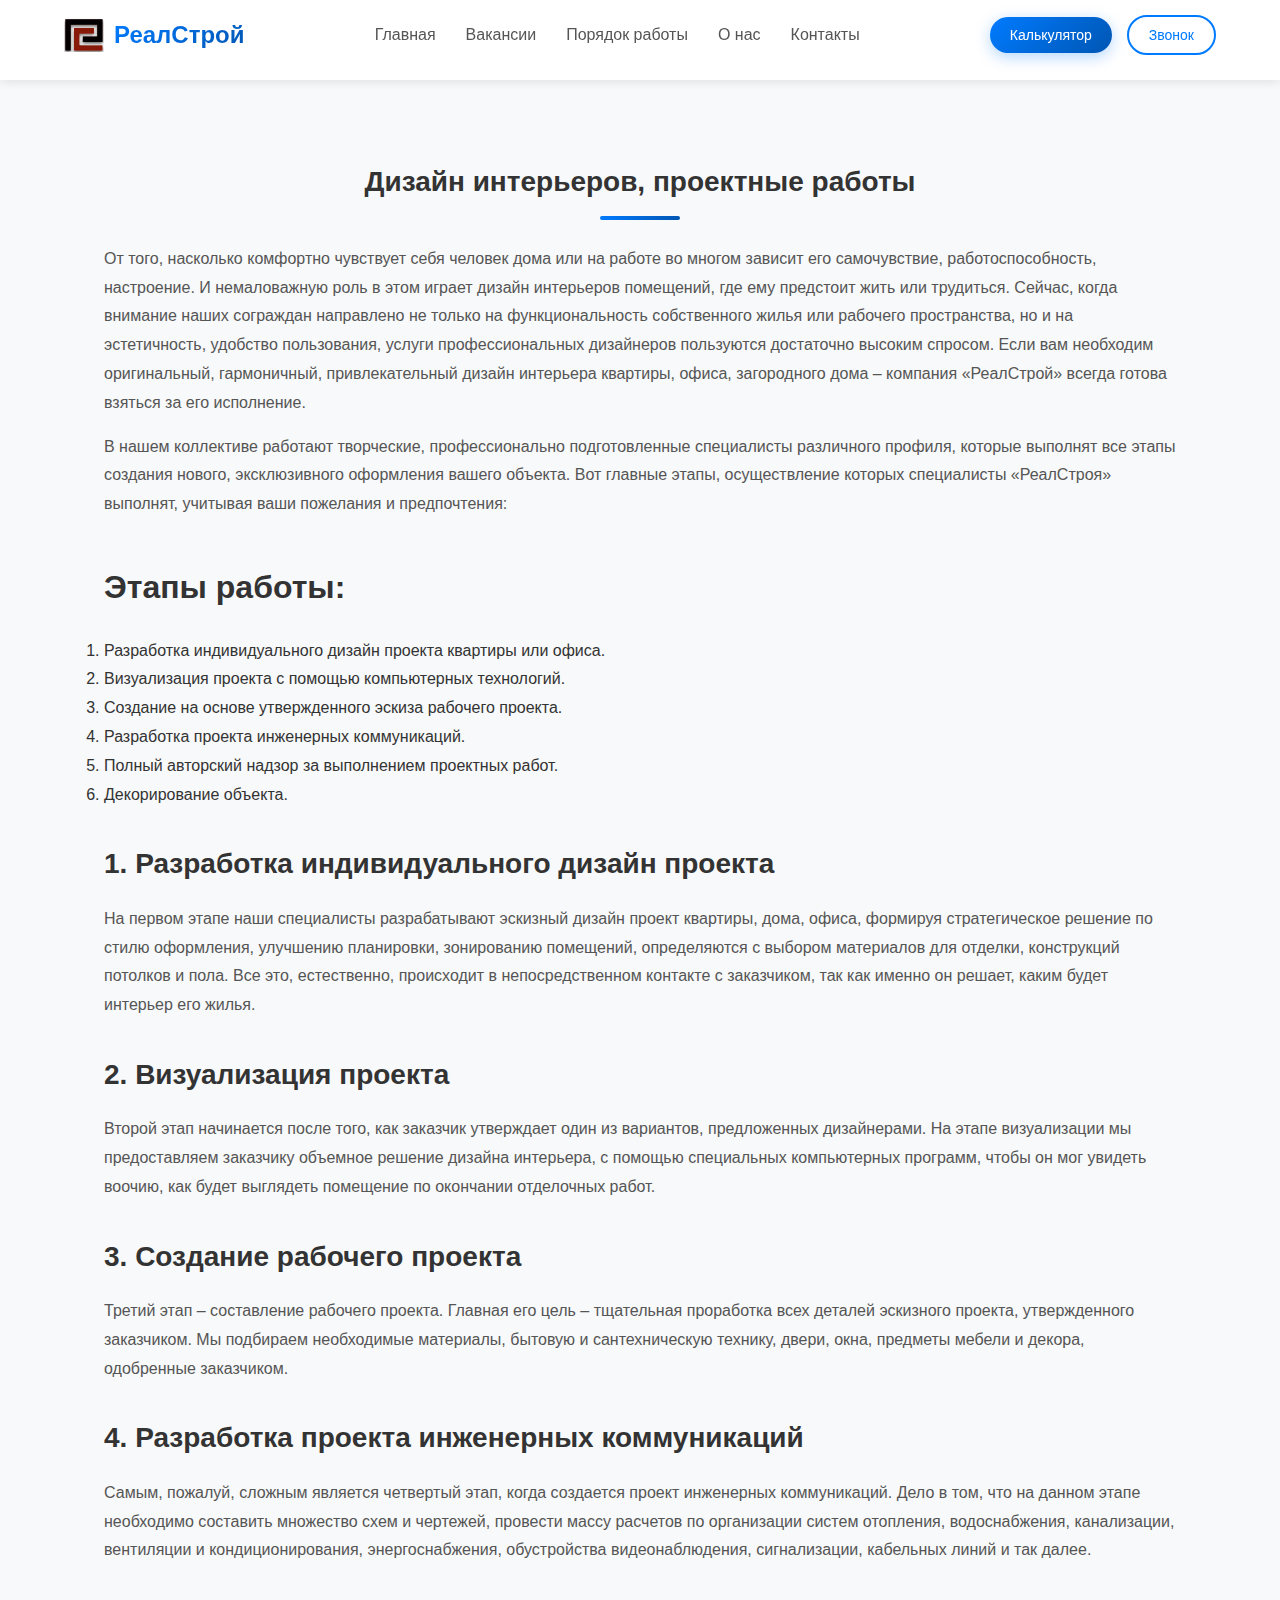
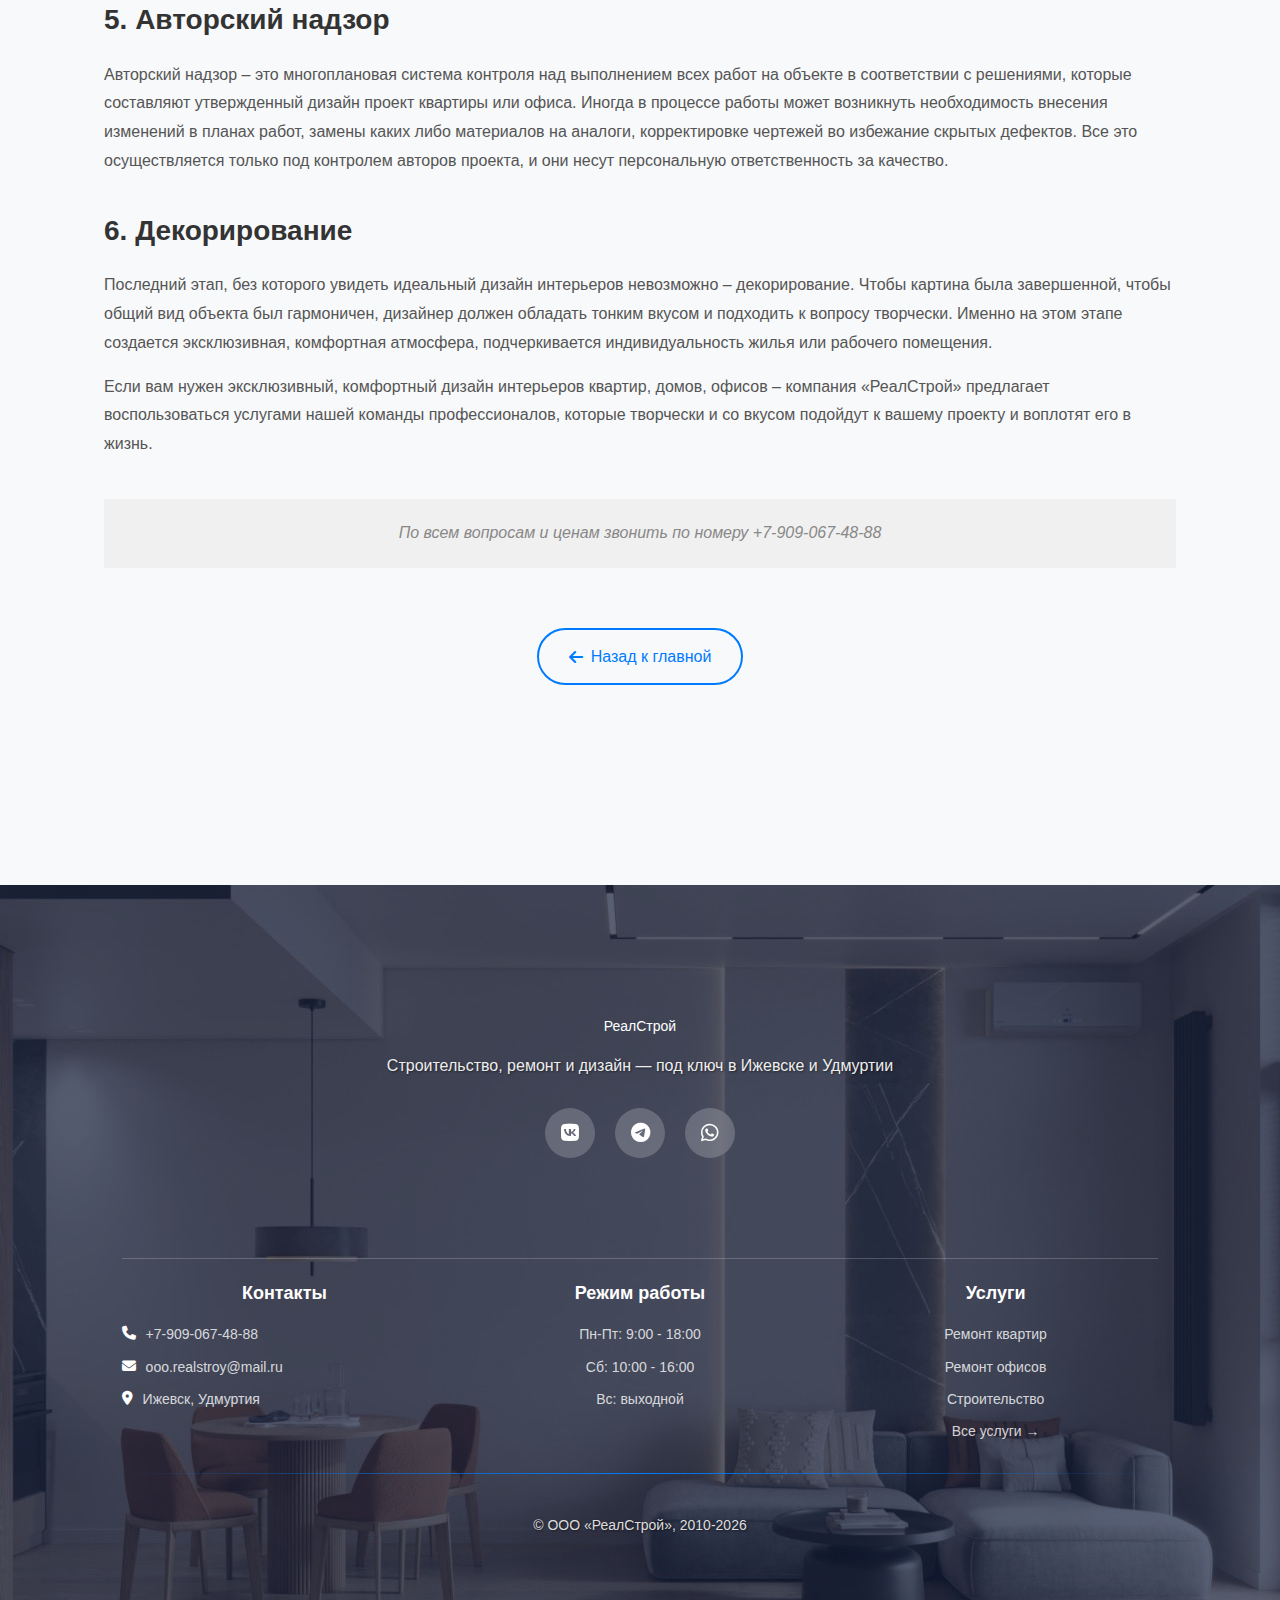
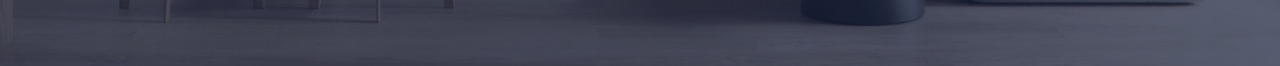
<file: design.html>
<!DOCTYPE html>
<html lang="ru">
<head>
    <meta charset="UTF-8">
    <meta name="viewport" content="width=device-width, initial-scale=1.0">
    <title>Дизайн интерьеров — РеалСтрой Ижевск</title>
    <link rel="stylesheet" href="css/style.css">
    <link rel="stylesheet" href="https://cdnjs.cloudflare.com/ajax/libs/font-awesome/6.5.0/css/all.min.css">
</head>
<body>
        <!-- Мобильная шапка -->
<div class="mobile-header" id="mobileHeader">
    <div class="mobile-logo">
        <a href="/" class="logo-link">
        <img src="img/logo/logo.jpg" alt="Логотип РеалСтрой" class="logo-img">
        </a>
        <span>РеалСтрой</span>
    </div>
    
    <button class="mobile-menu-btn" id="mobileMenuBtn">
        <i class="fas fa-bars"></i>
    </button>
</div>
    <!-- Мобильное меню -->
<div class="mobile-menu-overlay" id="mobileMenuOverlay"></div>
<div class="mobile-menu" id="mobileMenu">
    <button class="mobile-menu-close" id="mobileMenuClose">
        <i class="fas fa-times"></i>
    </button>
    <nav class="mobile-nav">
        <a href="index.html" class="active">
            <i class="fas fa-home"></i> Главная
        </a>
        <a href="vacancies.html">
            <i class="fas fa-briefcase"></i> Вакансии
        </a>
        <a href="index.html#order-process">
            <i class="fas fa-list-ol"></i> Порядок работы
        </a>
        <a href="index.html#about-section">
            <i class="fas fa-info-circle"></i> О нас
        </a>
        <a href="contact.html">
            <i class="fas fa-map-marker-alt"></i> Контакты
        </a>
    </nav>
    
    <div class="mobile-actions">
        <a href="tel:+79090674888" class="mobile-phone">
            <i class="fas fa-phone-alt"></i> +7 909-067-48-88
        </a>
        
        <div class="mobile-buttons">
            <button class="mobile-btn mobile-btn-calc" onclick="openCalculator()">
                <i class="fas fa-calculator"></i> Калькулятор
            </button>
            <button class="mobile-btn mobile-btn-call" onclick="openCallForm()">
                <i class="fas fa-phone-alt"></i> Заказать звонок
            </button>
        </div>
    </div>
</div>

<div class="new-header">
  <div class="new-logo">РеалСтрой</div>
  <div class="new-actions">
    <button class="new-btn new-btn-calc" onclick="openCalculator()">Калькулятор</button>
    <button class="new-btn new-btn-call" onclick="openCallForm()">Звонок</button>
  </div>
</div>
    <!-- Верхний баннер -->
    <div class="top-banner" id="topBanner">
        <div class="banner-text">🏗️ Бесплатная консультация и расчет стоимости строительства — звоните прямо сейчас!</div>
        <div class="banner-phones">
            <a href="tel:+79090674888">+7 909-067-48-88</a>
        </div>
    </div>

    <!-- Шапка -->
    <!-- Главная шапка -->
    <header class="main-header" id="mainHeader">
        <div class="logo">
                <a href="/" class="logo-link">
            <img src="img/logo/logo.jpg" alt="Логотип РеалСтрой" class="logo-img">
    </a>
    <span class="logo-text">РеалСтрой</span>
</div>
                    <nav class="nav-menu">
            <a href="index.html">Главная</a>
            <a href="vacancies.html">Вакансии</a>
            <!-- Изменена ссылка для якоря -->
            <a href="index.html#order-process">Порядок работы</a>
            <a href="index.html#about-section">О нас</a>
            <a href="contact.html">Контакты</a>
        </nav>
        <div class="header-actions">
            <button class="btn-calc" onclick="openCalculator()">Калькулятор</button>
            <button class="btn-call" onclick="openCallForm()">Звонок</button>
        </div>
    </header>

    <!-- Контент страницы -->
    <main class="service-page">
        <h1 class="section-title">Дизайн интерьеров, проектные работы</h1>
        
        <div class="service-content">
            <p>От того, насколько комфортно чувствует себя человек дома или на работе во многом зависит его самочувствие, работоспособность, настроение. И немаловажную роль в этом играет дизайн интерьеров помещений, где ему предстоит жить или трудиться. Сейчас, когда внимание наших сограждан направлено не только на функциональность собственного жилья или рабочего пространства, но и на эстетичность, удобство пользования, услуги профессиональных дизайнеров пользуются достаточно высоким спросом. Если вам необходим оригинальный, гармоничный, привлекательный дизайн интерьера квартиры, офиса, загородного дома – компания «РеалСтрой» всегда готова взяться за его исполнение.</p>
            
            <p>В нашем коллективе работают творческие, профессионально подготовленные специалисты различного профиля, которые выполнят все этапы создания нового, эксклюзивного оформления вашего объекта. Вот главные этапы, осуществление которых специалисты «РеалСтроя» выполнят, учитывая ваши пожелания и предпочтения:</p>
            
            <h2>Этапы работы:</h2>
            <ol>
                <li>Разработка индивидуального дизайн проекта квартиры или офиса.</li>
                <li>Визуализация проекта с помощью компьютерных технологий.</li>
                <li>Создание на основе утвержденного эскиза рабочего проекта.</li>
                <li>Разработка проекта инженерных коммуникаций.</li>
                <li>Полный авторский надзор за выполнением проектных работ.</li>
                <li>Декорирование объекта.</li>
            </ol>
            
            <h3>1. Разработка индивидуального дизайн проекта</h3>
            <p>На первом этапе наши специалисты разрабатывают эскизный дизайн проект квартиры, дома, офиса, формируя стратегическое решение по стилю оформления, улучшению планировки, зонированию помещений, определяются с выбором материалов для отделки, конструкций потолков и пола. Все это, естественно, происходит в непосредственном контакте с заказчиком, так как именно он решает, каким будет интерьер его жилья.</p>
            
            <h3>2. Визуализация проекта</h3>
            <p>Второй этап начинается после того, как заказчик утверждает один из вариантов, предложенных дизайнерами. На этапе визуализации мы предоставляем заказчику объемное решение дизайна интерьера, с помощью специальных компьютерных программ, чтобы он мог увидеть воочию, как будет выглядеть помещение по окончании отделочных работ.</p>
            
            <h3>3. Создание рабочего проекта</h3>
            <p>Третий этап – составление рабочего проекта. Главная его цель – тщательная проработка всех деталей эскизного проекта, утвержденного заказчиком. Мы подбираем необходимые материалы, бытовую и сантехническую технику, двери, окна, предметы мебели и декора, одобренные заказчиком.</p>
            
            <h3>4. Разработка проекта инженерных коммуникаций</h3>
            <p>Самым, пожалуй, сложным является четвертый этап, когда создается проект инженерных коммуникаций. Дело в том, что на данном этапе необходимо составить множество схем и чертежей, провести массу расчетов по организации систем отопления, водоснабжения, канализации, вентиляции и кондиционирования, энергоснабжения, обустройства видеонаблюдения, сигнализации, кабельных линий и так далее.</p>
            
            <h3>5. Авторский надзор</h3>
            <p>Авторский надзор – это многоплановая система контроля над выполнением всех работ на объекте в соответствии с решениями, которые составляют утвержденный дизайн проект квартиры или офиса. Иногда в процессе работы может возникнуть необходимость внесения изменений в планах работ, замены каких либо материалов на аналоги, корректировке чертежей во избежание скрытых дефектов. Все это осуществляется только под контролем авторов проекта, и они несут персональную ответственность за качество.</p>
            
            <h3>6. Декорирование</h3>
            <p>Последний этап, без которого увидеть идеальный дизайн интерьеров невозможно – декорирование. Чтобы картина была завершенной, чтобы общий вид объекта был гармоничен, дизайнер должен обладать тонким вкусом и подходить к вопросу творчески. Именно на этом этапе создается эксклюзивная, комфортная атмосфера, подчеркивается индивидуальность жилья или рабочего помещения.</p>
            
            <p>Если вам нужен эксклюзивный, комфортный дизайн интерьеров квартир, домов, офисов – компания «РеалСтрой» предлагает воспользоваться услугами нашей команды профессионалов, которые творчески и со вкусом подойдут к вашему проекту и воплотят его в жизнь.</p>
            <div class="gallery-placeholder">
                <div class="placeholder">По всем вопросам и ценам звонить по номеру +7-909-067-48-88</div>
            </div>
        </div>

        <div class="back-btn">
            <a href="index.html" class="btn btn-outline"><i class="fas fa-arrow-left"></i> Назад к главной</a>
        </div>
    </main>

    <!-- Футер -->
   <footer class="footer">
    <div class="footer-background">
        <div class="footer-overlay"></div>
    </div>
    <div class="footer-content">
        <div class="footer-main">
            <div class="footer-logo">РеалСтрой</div>
            <p>Строительство, ремонт и дизайн — под ключ в Ижевске и Удмуртии</p>
            <div class="social-icons">
                <a href="#" class="social-icon"><i class="fab fa-vk"></i></a>
                <a href="#" class="social-icon"><i class="fab fa-telegram"></i></a>
                <a href="#" class="social-icon"><i class="fab fa-whatsapp"></i></a>
            </div>
        </div>
        
        <!-- Добавленная информация в столбик -->
        <div class="footer-info-grid" style="display: grid; grid-template-columns: repeat(auto-fit, minmax(200px, 1fr)); gap: 30px; margin-top: 30px; padding-top: 20px; border-top: 1px solid rgba(255,255,255,0.2);">
            <!-- Контакты -->
            <div class="footer-column">
                <h4 style="color: white; margin: 0 0 15px 0; font-size: 18px;">Контакты</h4>
                <div style="display: flex; align-items: flex-start; margin-bottom: 10px;">
                    <i class="fas fa-phone" style="color: white; margin-right: 10px; margin-top: 3px;"></i>
                    <div>
                        <p style="color: rgba(255,255,255,0.8); margin: 0;">
                            <a href="tel:+79090674888" style="color: rgba(255,255,255,0.8); text-decoration: none;">+7-909-067-48-88</a>
                        </p>
                    </div>
                </div>
                <div style="display: flex; align-items: flex-start; margin-bottom: 10px;">
                    <i class="fas fa-envelope" style="color: white; margin-right: 10px; margin-top: 3px;"></i>
                    <div>
                        <p style="color: rgba(255,255,255,0.8); margin: 0;">
                            <a href="mailto:ooo.realstroy@mail.ru" style="color: rgba(255,255,255,0.8); text-decoration: none;">ooo.realstroy@mail.ru</a>
                        </p>
                    </div>
                </div>
                <div style="display: flex; align-items: flex-start;">
                    <i class="fas fa-map-marker-alt" style="color: white; margin-right: 10px; margin-top: 3px;"></i>
                    <p style="color: rgba(255,255,255,0.8); margin: 0;">Ижевск, Удмуртия</p>
                </div>
            </div>
            
            <!-- Режим работы -->
            <div class="footer-column">
                <h4 style="color: white; margin: 0 0 15px 0; font-size: 18px;">Режим работы</h4>
                <p style="color: rgba(255,255,255,0.8); margin: 0 0 10px 0;">Пн-Пт: 9:00 - 18:00</p>
                <p style="color: rgba(255,255,255,0.8); margin: 0 0 10px 0;">Сб: 10:00 - 16:00</p>
                <p style="color: rgba(255,255,255,0.8); margin: 0;">Вс: выходной</p>
            </div>
            
            <!-- Услуги -->
            <div class="footer-column">
                <h4 style="color: white; margin: 0 0 15px 0; font-size: 18px;">Услуги</h4>
                <p style="color: rgba(255,255,255,0.8); margin: 0 0 10px 0;">Ремонт квартир</p>
                <p style="color: rgba(255,255,255,0.8); margin: 0 0 10px 0;">Ремонт офисов</p>
                <p style="color: rgba(255,255,255,0.8); margin: 0 0 10px 0;">Строительство</p>
                <p style="color: rgba(255,255,255,0.8); margin: 0;"><a href="all-services.html" style="color: rgba(255,255,255,0.8); text-decoration: none;">Все услуги →</a></p>
            </div>
        </div>
        
        <div class="footer-bottom">
            <div class="footer-divider"></div>
            <div class="footer-copyright">
                <p>&copy; ООО «РеалСтрой», 2010-2026</p>
            </div>
        </div>
    </div>
</footer>

    <script src="js/index.js"></script>
        <!-- Модальное окно формы звонка -->
    <div class="modal" id="callModal">
        <div class="modal-content">
            <div class="modal-header">
                <h2>Заказать звонок</h2>
                <span class="close" onclick="closeCallForm()">&times;</span>
            </div>
            <div class="modal-body">
                <form id="callForm" action="https://formspree.io/f/xdaakdnl" method="POST"> <!-- Изменено -->
                    <div class="form-group">
                        <label for="callName">Имя *</label>
                        <input type="text" id="callName" name="name" required placeholder="Введите ваше имя">
                    </div>
                    <div class="form-group">
                        <label for="callPhone">Телефон *</label>
                        <input type="tel" id="callPhone" name="phone" required placeholder="Введите ваш телефон">
                    </div>
                    <div class="form-group">
                        <label for="callMessage">Дополнительное сообщение</label>
                        <textarea id="callMessage" name="message" rows="4" placeholder="Расскажите подробнее о ваших пожеланиях..."></textarea>
                    </div>
                    <button type="submit" class="submit-btn">Отправить заявку</button>
                </form>
            </div>
        </div>
    </div>

    <!-- Калькулятор -->
    <div class="calculator-modal" id="calculatorModal">
        <div class="calculator-content">
            <div class="calculator-header">
                <h2 class="calculator-title">Калькулятор стоимости строительства</h2>
                <button class="close-calculator" onclick="closeCalculator()">&times;</button>
            </div>
            <div class="calculator-form">
                <div class="form-group">
                    <label class="form-label">Выберите услугу</label>
                    <select id="serviceType" class="form-control" onchange="updateService()">
                        <option value="">— Выберите услугу —</option>
                        <option value="repair-apartment">Косметический ремонт</option>
                        <option value="euro-repair">Улучшенный ремонт</option>
                        <option value="office-repair">Высококачественный ремонт</option>
                    </select>
                </div>

                <div id="areaSection" class="form-group" style="display:none;">
                    <label class="form-label">Площадь / Длина / Кол-во (м²/м/шт)</label>
                    <input type="number" id="area" class="form-control" placeholder="Введите площадь или длину" oninput="calculatePrice()">
                </div>

                <div id="materialSection" class="form-group" style="display:none;">
                    <label class="form-label">Выберите материал</label>
                    <div class="options-grid" id="materialOptions"></div>
                </div>

                <div id="additionalServices" class="form-group" style="display:none;">
                    <label class="form-label">Дополнительные услуги</label>
                    <div class="checkbox-group" id="serviceList"></div>
                </div>

                <div class="result-box">
                    <p>Итоговая стоимость:</p>
                    <div class="result-price" id="resultPrice">0 ₽</div>
                    <p class="result-note">Цена рассчитана на основе выбранных параметров. Окончательная стоимость будет уточнена после выезда специалиста.</p>
                </div>

                <div class="calculator-buttons">
                    <button class="btn-large btn-outline" onclick="closeCalculator()">Закрыть</button>
                    <a href="contact.html" class="btn-large btn-blue">Заказать звонок</a>
                </div>
            </div>
        </div>
    </div>
</body>
</html>
</file>
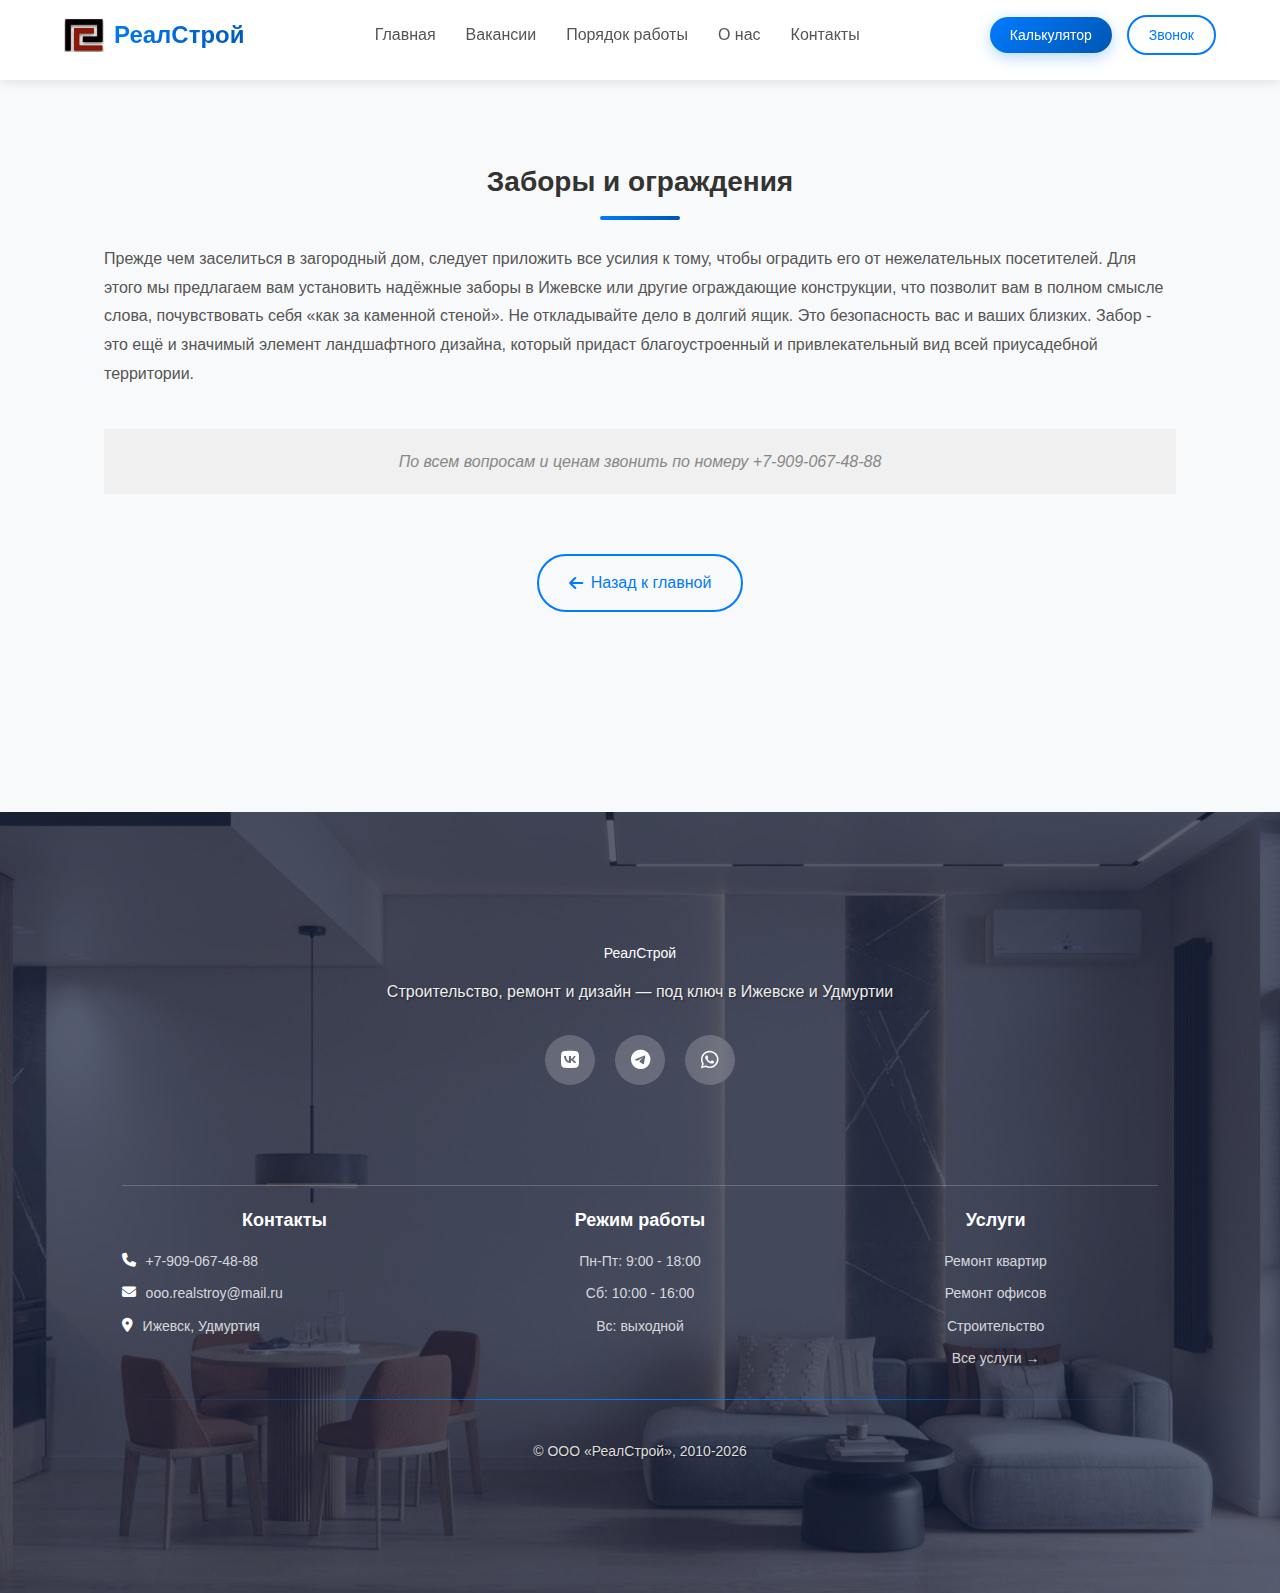
<file: fences.html>
<!DOCTYPE html>
<html lang="ru">
<head>
    <meta charset="UTF-8">
    <meta name="viewport" content="width=device-width, initial-scale=1.0">
    <title>Заборы и ограждения — РеалСтрой Ижевск</title>
    <link rel="stylesheet" href="css/style.css">
    <link rel="stylesheet" href="https://cdnjs.cloudflare.com/ajax/libs/font-awesome/6.5.0/css/all.min.css">
</head>
<body>
        <!-- Мобильная шапка -->
<div class="mobile-header" id="mobileHeader">
    <div class="mobile-logo">
        <a href="/" class="logo-link">
        <img src="img/logo/logo.jpg" alt="Логотип РеалСтрой" class="logo-img">
        </a>
        <span>РеалСтрой</span>
    </div>
    
    <button class="mobile-menu-btn" id="mobileMenuBtn">
        <i class="fas fa-bars"></i>
    </button>
</div>
    <!-- Мобильное меню -->
<div class="mobile-menu-overlay" id="mobileMenuOverlay"></div>
<div class="mobile-menu" id="mobileMenu">
    <button class="mobile-menu-close" id="mobileMenuClose">
        <i class="fas fa-times"></i>
    </button>
    <nav class="mobile-nav">
        <a href="index.html" class="active">
            <i class="fas fa-home"></i> Главная
        </a>
        <a href="vacancies.html">
            <i class="fas fa-briefcase"></i> Вакансии
        </a>
        <a href="index.html#order-process">
            <i class="fas fa-list-ol"></i> Порядок работы
        </a>
        <a href="index.html#about-section">
            <i class="fas fa-info-circle"></i> О нас
        </a>
        <a href="contact.html">
            <i class="fas fa-map-marker-alt"></i> Контакты
        </a>
    </nav>
    
    <div class="mobile-actions">
        <a href="tel:+79090674888" class="mobile-phone">
            <i class="fas fa-phone-alt"></i> +7 909-067-48-88
        </a>
        
        <div class="mobile-buttons">
            <button class="mobile-btn mobile-btn-calc" onclick="openCalculator()">
                <i class="fas fa-calculator"></i> Калькулятор
            </button>
            <button class="mobile-btn mobile-btn-call" onclick="openCallForm()">
                <i class="fas fa-phone-alt"></i> Заказать звонок
            </button>
        </div>
    </div>
</div>

<div class="new-header">
  <div class="new-logo">РеалСтрой</div>
  <div class="new-actions">
    <button class="new-btn new-btn-calc" onclick="openCalculator()">Калькулятор</button>
    <button class="new-btn new-btn-call" onclick="openCallForm()">Звонок</button>
  </div>
</div>
    <!-- Верхний баннер -->
    <div class="top-banner" id="topBanner">
        <div class="banner-text">🏗️ Бесплатная консультация и расчет стоимости строительства — звоните прямо сейчас!</div>
        <div class="banner-phones">
            <a href="tel:+79090674888">+7 909-067-48-88</a>
        </div>
    </div>

    <!-- Главная шапка -->
    <header class="main-header" id="mainHeader">
        <div class="logo">
                <a href="/" class="logo-link">
            <img src="img/logo/logo.jpg" alt="Логотип РеалСтрой" class="logo-img">
    </a>
    <span class="logo-text">РеалСтрой</span>
</div>
                    <nav class="nav-menu">
            <a href="index.html">Главная</a>
            <a href="vacancies.html">Вакансии</a>
            <!-- Изменена ссылка для якоря -->
            <a href="index.html#order-process">Порядок работы</a>
            <a href="index.html#about-section">О нас</a>
            <a href="contact.html">Контакты</a>
        </nav>
        <div class="header-actions">
            <button class="btn-calc" onclick="openCalculator()">Калькулятор</button>
            <button class="btn-call" onclick="openCallForm()">Звонок</button>
        </div>
    </header>

    <!-- Контент страницы -->
    <main class="service-page">
        <h1 class="section-title">Заборы и ограждения</h1>
        
        <div class="service-content">
            <p>Прежде чем заселиться в загородный дом, следует приложить все усилия к тому, чтобы оградить его от нежелательных посетителей. Для этого мы предлагаем вам установить надёжные заборы в Ижевске или другие ограждающие конструкции, что позволит вам в полном смысле слова, почувствовать себя «как за каменной стеной». Не откладывайте дело в долгий ящик. Это безопасность вас и ваших близких. Забор - это ещё и значимый элемент ландшафтного дизайна, который придаст благоустроенный и привлекательный вид всей приусадебной территории.</p>
        </div>
            <div class="gallery-placeholder">
                <div class="placeholder">По всем вопросам и ценам звонить по номеру +7-909-067-48-88</div>
            </div>

        <div class="back-btn">
            <a href="index.html" class="btn btn-outline"><i class="fas fa-arrow-left"></i> Назад к главной</a>
        </div>
    </main>

     <!-- Футер -->
   <footer class="footer">
    <div class="footer-background">
        <div class="footer-overlay"></div>
    </div>
    <div class="footer-content">
        <div class="footer-main">
            <div class="footer-logo">РеалСтрой</div>
            <p>Строительство, ремонт и дизайн — под ключ в Ижевске и Удмуртии</p>
            <div class="social-icons">
                <a href="#" class="social-icon"><i class="fab fa-vk"></i></a>
                <a href="#" class="social-icon"><i class="fab fa-telegram"></i></a>
                <a href="#" class="social-icon"><i class="fab fa-whatsapp"></i></a>
            </div>
        </div>
        
        <!-- Добавленная информация в столбик -->
        <div class="footer-info-grid" style="display: grid; grid-template-columns: repeat(auto-fit, minmax(200px, 1fr)); gap: 30px; margin-top: 30px; padding-top: 20px; border-top: 1px solid rgba(255,255,255,0.2);">
            <!-- Контакты -->
            <div class="footer-column">
                <h4 style="color: white; margin: 0 0 15px 0; font-size: 18px;">Контакты</h4>
                <div style="display: flex; align-items: flex-start; margin-bottom: 10px;">
                    <i class="fas fa-phone" style="color: white; margin-right: 10px; margin-top: 3px;"></i>
                    <div>
                        <p style="color: rgba(255,255,255,0.8); margin: 0;">
                            <a href="tel:+79090674888" style="color: rgba(255,255,255,0.8); text-decoration: none;">+7-909-067-48-88</a>
                        </p>
                    </div>
                </div>
                <div style="display: flex; align-items: flex-start; margin-bottom: 10px;">
                    <i class="fas fa-envelope" style="color: white; margin-right: 10px; margin-top: 3px;"></i>
                    <div>
                        <p style="color: rgba(255,255,255,0.8); margin: 0;">
                            <a href="mailto:ooo.realstroy@mail.ru" style="color: rgba(255,255,255,0.8); text-decoration: none;">ooo.realstroy@mail.ru</a>
                        </p>
                    </div>
                </div>
                <div style="display: flex; align-items: flex-start;">
                    <i class="fas fa-map-marker-alt" style="color: white; margin-right: 10px; margin-top: 3px;"></i>
                    <p style="color: rgba(255,255,255,0.8); margin: 0;">Ижевск, Удмуртия</p>
                </div>
            </div>
            
            <!-- Режим работы -->
            <div class="footer-column">
                <h4 style="color: white; margin: 0 0 15px 0; font-size: 18px;">Режим работы</h4>
                <p style="color: rgba(255,255,255,0.8); margin: 0 0 10px 0;">Пн-Пт: 9:00 - 18:00</p>
                <p style="color: rgba(255,255,255,0.8); margin: 0 0 10px 0;">Сб: 10:00 - 16:00</p>
                <p style="color: rgba(255,255,255,0.8); margin: 0;">Вс: выходной</p>
            </div>
            
            <!-- Услуги -->
            <div class="footer-column">
                <h4 style="color: white; margin: 0 0 15px 0; font-size: 18px;">Услуги</h4>
                <p style="color: rgba(255,255,255,0.8); margin: 0 0 10px 0;">Ремонт квартир</p>
                <p style="color: rgba(255,255,255,0.8); margin: 0 0 10px 0;">Ремонт офисов</p>
                <p style="color: rgba(255,255,255,0.8); margin: 0 0 10px 0;">Строительство</p>
                <p style="color: rgba(255,255,255,0.8); margin: 0;"><a href="all-services.html" style="color: rgba(255,255,255,0.8); text-decoration: none;">Все услуги →</a></p>
            </div>
        </div>
        
        <div class="footer-bottom">
            <div class="footer-divider"></div>
            <div class="footer-copyright">
                <p>&copy; ООО «РеалСтрой», 2010-2026</p>
            </div>
        </div>
    </div>
</footer>

    <script src="js/index.js"></script>
        <!-- Модальное окно формы звонка -->
    <div class="modal" id="callModal">
        <div class="modal-content">
            <div class="modal-header">
                <h2>Заказать звонок</h2>
                <span class="close" onclick="closeCallForm()">&times;</span>
            </div>
            <div class="modal-body">
               <form id="callForm" action="https://formspree.io/f/xdaakdnl" method="POST"> <!-- Изменено -->
                    <div class="form-group">
                        <label for="callName">Имя *</label>
                        <input type="text" id="callName" name="name" required placeholder="Введите ваше имя">
                    </div>
                    <div class="form-group">
                        <label for="callPhone">Телефон *</label>
                        <input type="tel" id="callPhone" name="phone" required placeholder="Введите ваш телефон">
                    </div>
                    <div class="form-group">
                        <label for="callMessage">Дополнительное сообщение</label>
                        <textarea id="callMessage" name="message" rows="4" placeholder="Расскажите подробнее о ваших пожеланиях..."></textarea>
                    </div>
                    <button type="submit" class="submit-btn">Отправить заявку</button>
                </form>
            </div>
        </div>
    </div>

    <!-- Калькулятор -->
    <div class="calculator-modal" id="calculatorModal">
        <div class="calculator-content">
            <div class="calculator-header">
                <h2 class="calculator-title">Калькулятор стоимости строительства</h2>
                <button class="close-calculator" onclick="closeCalculator()">&times;</button>
            </div>
            <div class="calculator-form">
                <div class="form-group">
                    <label class="form-label">Выберите услугу</label>
                    <select id="serviceType" class="form-control" onchange="updateService()">
                        <option value="">— Выберите услугу —</option>
                        <option value="repair-apartment">Косметический ремонт</option>
                        <option value="euro-repair">Улучшенный ремонт</option>
                        <option value="office-repair">Высококачественный ремонт</option>
                    </select>
                </div>

                <div id="areaSection" class="form-group" style="display:none;">
                    <label class="form-label">Площадь / Длина / Кол-во (м²/м/шт)</label>
                    <input type="number" id="area" class="form-control" placeholder="Введите площадь или длину" oninput="calculatePrice()">
                </div>

                <div id="materialSection" class="form-group" style="display:none;">
                    <label class="form-label">Выберите материал</label>
                    <div class="options-grid" id="materialOptions"></div>
                </div>

                <div id="additionalServices" class="form-group" style="display:none;">
                    <label class="form-label">Дополнительные услуги</label>
                    <div class="checkbox-group" id="serviceList"></div>
                </div>

                <div class="result-box">
                    <p>Итоговая стоимость:</p>
                    <div class="result-price" id="resultPrice">0 ₽</div>
                    <p class="result-note">Цена рассчитана на основе выбранных параметров. Окончательная стоимость будет уточнена после выезда специалиста.</p>
                </div>

                <div class="calculator-buttons">
                    <button class="btn-large btn-outline" onclick="closeCalculator()">Закрыть</button>
                    <a href="contact.html" class="btn-large btn-blue">Заказать звонок</a>
                </div>
            </div>
        </div>
    </div>
</body>
</html>
</file>
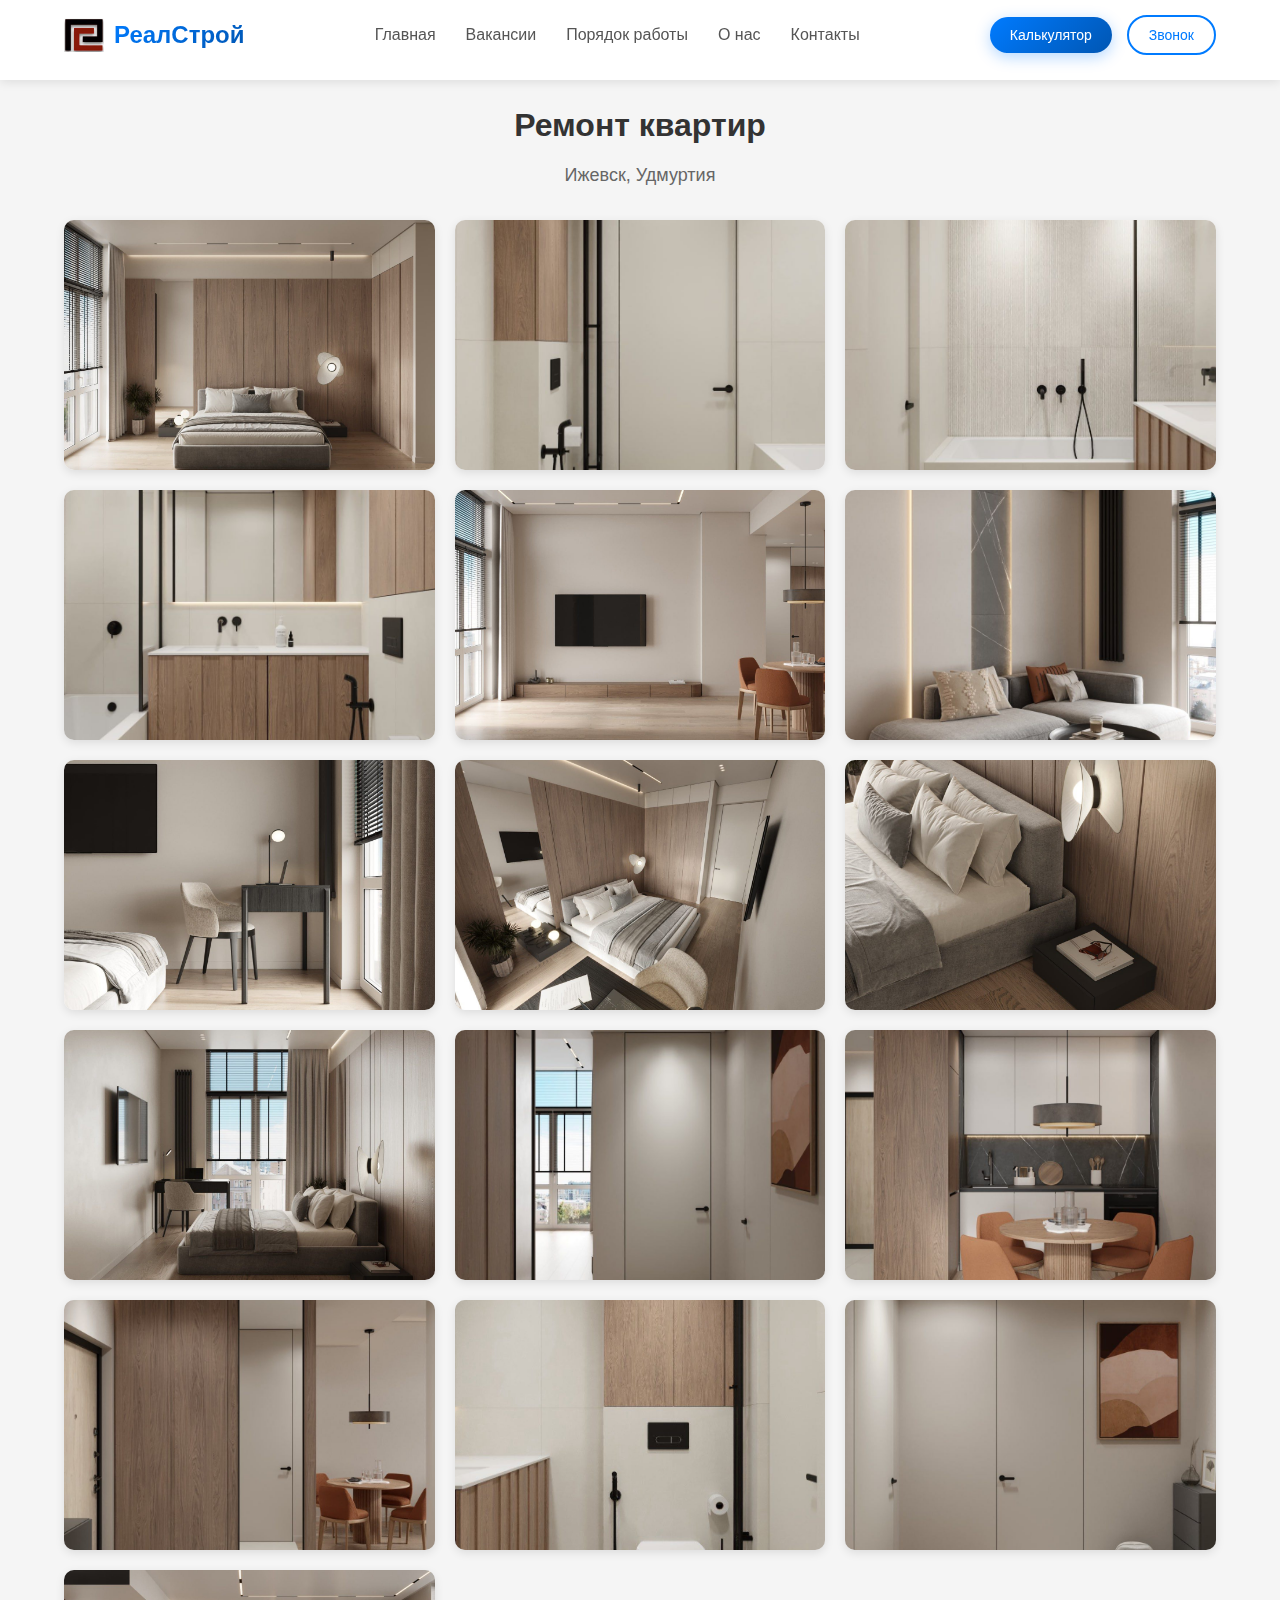
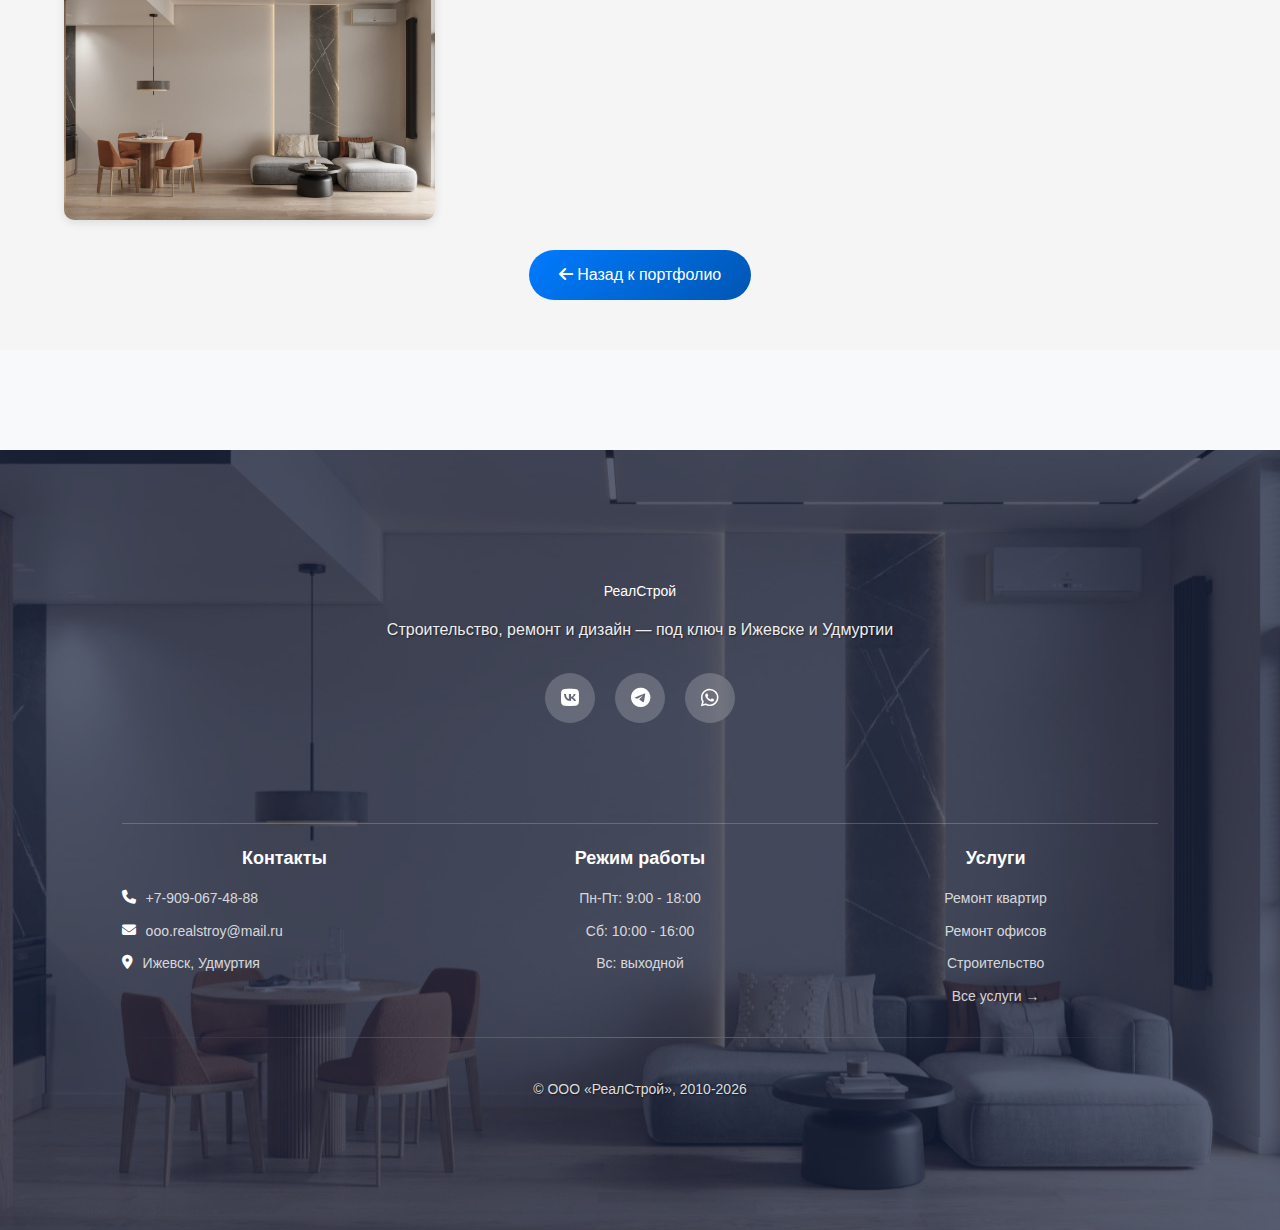
<file: gallery-project1.html>
<!DOCTYPE html>
<html lang="ru">

<head>
    <meta charset="UTF-8">
    <meta name="viewport" content="width=device-width, initial-scale=1.0">
    <title>Галерея проекта - РеалСтрой</title>
    <link rel="stylesheet" href="css/style.css">
    <link rel="stylesheet" href="https://cdnjs.cloudflare.com/ajax/libs/font-awesome/6.5.0/css/all.min.css">
    <style>
        .gallery-page {
            padding: 100px 5% 50px; 
            background-color: #f5f5f5;
        }

        .gallery-header {
            text-align: center;
            margin-bottom: 30px;
        }

        .gallery-header h1 {
            color: #333;
            margin-bottom: 10px;
        }

        .gallery-header p {
            color: #666;
            font-size: 18px;
        }

        .gallery-grid {
            display: grid;
            grid-template-columns: repeat(auto-fill, minmax(300px, 1fr));
            gap: 20px;
            margin-bottom: 30px;
        }

        .gallery-item {
            background: white;
            border-radius: 10px;
            overflow: hidden;
            box-shadow: 0 3px 10px rgba(0, 0, 0, 0.1);
            transition: transform 0.3s;
        }

        .gallery-item:hover {
            transform: translateY(-5px);
        }

        .gallery-image {
            width: 100%;
            height: 250px;
            background-color: #ddd;
            display: flex;
            align-items: center;
            justify-content: center;
            color: #666;
        }

        .gallery-image img {
            width: 100%;
            height: 100%;
            object-fit: cover;
        }

        .gallery-back {
            text-align: center;
            margin-top: 30px;
        }

        .btn {
            display: inline-block;
            padding: 12px 30px;
            background: linear-gradient(135deg, #007bff, #0056b3);
            color: white;
            text-decoration: none;
            border-radius: 30px;
            font-weight: 500;
            transition: all 0.3s;
        }

        .btn:hover {
            background: linear-gradient(135deg, #0056b3, #003d82);
            transform: translateY(-2px);
            box-shadow: 0 5px 15px rgba(0, 123, 255, 0.4);
        }

        .img-modal {
            display: none;
            position: fixed;
            top: 0;
            left: 0;
            width: 100%;
            height: 100%;
            background: rgba(0, 0, 0, 0.8);
            justify-content: center;
            align-items: center;
            z-index: 9999;
        }

        /* Увеличенная картинка */
        .img-modal img {
            max-width: 90%;
            max-height: 90%;
            border-radius: 10px;
        }
    </style>
</head>
<body>
        <!-- Мобильная шапка -->
<div class="mobile-header" id="mobileHeader">
    <div class="mobile-logo">
        <a href="/" class="logo-link">
        <img src="img/logo/logo.jpg" alt="Логотип РеалСтрой" class="logo-img">
        </a>
        <span>РеалСтрой</span>
    </div>
    
    <button class="mobile-menu-btn" id="mobileMenuBtn">
        <i class="fas fa-bars"></i>
    </button>
</div>
    <!-- Мобильное меню -->
<div class="mobile-menu-overlay" id="mobileMenuOverlay"></div>
<div class="mobile-menu" id="mobileMenu">
    <button class="mobile-menu-close" id="mobileMenuClose">
        <i class="fas fa-times"></i>
    </button>
    <nav class="mobile-nav">
        <a href="index.html" class="active">
            <i class="fas fa-home"></i> Главная
        </a>
        <a href="vacancies.html">
            <i class="fas fa-briefcase"></i> Вакансии
        </a>
        <a href="index.html#order-process">
            <i class="fas fa-list-ol"></i> Порядок работы
        </a>
        <a href="index.html#about-section">
            <i class="fas fa-info-circle"></i> О нас
        </a>
        <a href="index.html#contact.html">
            <i class="fas fa-map-marker-alt"></i> Контакты
        </a>
    </nav>
    
    <div class="mobile-actions">
        <a href="tel:+79090674888" class="mobile-phone">
            <i class="fas fa-phone-alt"></i> +7 909-067-48-88
        </a>
        
        <div class="mobile-buttons">
            <button class="mobile-btn mobile-btn-calc" onclick="openCalculator()">
                <i class="fas fa-calculator"></i> Калькулятор
            </button>
            <button class="mobile-btn mobile-btn-call" onclick="openCallForm()">
                <i class="fas fa-phone-alt"></i> Заказать звонок
            </button>
        </div>
    </div>
</div>

<div class="new-header">
  <div class="new-logo">РеалСтрой</div>
  <div class="new-actions">
    <button class="new-btn new-btn-calc" onclick="openCalculator()">Калькулятор</button>
    <button class="new-btn new-btn-call" onclick="openCallForm()">Звонок</button>
  </div>
</div>
    <!-- Верхний баннер -->
    <div class="top-banner" id="topBanner">
        <div class="banner-text">🏗️ Бесплатная консультация и расчет стоимости строительства — звоните прямо сейчас!
        </div>
        <div class="banner-phones">
            <a href="tel:+79090674888">+7 909-067-48-88</a>
        </div>
    </div>

    <!-- Главная шапка -->
    <header class="main-header" id="mainHeader">
        <div class="logo">
                <a href="/" class="logo-link">
            <img src="img/logo/logo.jpg" alt="Логотип РеалСтрой" class="logo-img">
    </a>
    <span class="logo-text">РеалСтрой</span>
</div>
                    <nav class="nav-menu">
            <a href="index.html">Главная</a>
            <a href="vacancies.html">Вакансии</a>
            <!-- Изменена ссылка для якоря -->
            <a href="index.html#order-process">Порядок работы</a>
            <a href="index.html#about-section">О нас</a>
            <a href="contact.html">Контакты</a>
        </nav>
        <div class="header-actions">
            <button class="btn-calc" onclick="openCalculator()">Калькулятор</button>
            <button class="btn-call" onclick="openCallForm()">Звонок</button>
        </div>
    </header>

    <!-- Галерея проекта -->
    <main class="gallery-page">
        <div class="gallery-header">
            <h1>Ремонт квартир</h1>
            <p>Ижевск, Удмуртия</p>
        </div>

        <div class="gallery-grid">
            <!-- Заглушки для изображений -->
            <div class="gallery-item">
                <div class="gallery-image">
                    <img src="img/repair_apart/photo_2026-01-06_00-54-05.jpg" alt="Фото проекта">
                </div>
            </div>

            <div class="gallery-item">
                <div class="gallery-image">
                    <img src="img/repair_apart/photo_2026-01-06_00-54-16.jpg" alt="Фото проекта">
                </div>
            </div>

            <div class="gallery-item">
                <div class="gallery-image">
                    <img src="img/repair_apart/photo_2026-01-06_00-54-30.jpg" alt="Фото проекта">
                </div>
            </div>

            <div class="gallery-item">
                <div class="gallery-image">
                    <img src="img/repair_apart/photo_2026-01-06_00-54-37.jpg" alt="Фото проекта">
                </div>
            </div>

            <div class="gallery-item">
                <div class="gallery-image">
                    <img src="img/repair_apart/photo_2026-01-06_00-54-50.jpg" alt="Фото проекта">
                </div>
            </div>

            <div class="gallery-item">
                <div class="gallery-image">
                    <img src="img/repair_apart/photo_2026-01-06_00-54-56.jpg" alt="Фото проекта">
                </div>
            </div>

            <div class="gallery-item">
                <div class="gallery-image">
                    <img src="img/repair_apart/photo_2026-01-06_00-55-02.jpg" alt="Фото проекта">
                </div>
            </div>

            <div class="gallery-item">
                <div class="gallery-image">
                    <img src="img/repair_apart/photo_2026-01-06_00-55-06.jpg" alt="Фото проекта">
                </div>
            </div>

            <div class="gallery-item">
                <div class="gallery-image">
                    <img src="img/repair_apart/photo_2026-01-06_00-55-11.jpg" alt="Фото проекта">
                </div>
            </div>

            <div class="gallery-item">
                <div class="gallery-image">
                    <img src="img/repair_apart/photo_2026-01-06_00-55-23.jpg" alt="Фото проекта">
                </div>
            </div>


            <div class="gallery-item">
                <div class="gallery-image">
                    <img src="img/repair_apart/photo_2026-01-06_00-55-33.jpg" alt="Фото проекта">
                </div>
            </div>

            <div class="gallery-item">
                <div class="gallery-image">
                    <img src="img/repair_apart/photo_2026-01-06_00-55-39.jpg" alt="Фото проекта">
                </div>
            </div>

            <div class="gallery-item">
                <div class="gallery-image">
                    <img src="img/repair_apart/photo_2026-01-06_00-55-45.jpg" alt="Фото проекта">
                </div>
            </div>

            <div class="gallery-item">
                <div class="gallery-image">
                    <img src="img/repair_apart/photo_2026-01-06_00-55-52.jpg" alt="Фото проекта">
                </div>
            </div>

            <div class="gallery-item">
                <div class="gallery-image">
                    <img src="img/repair_apart/photo_2026-01-06_00-55-57.jpg" alt="Фото проекта">
                </div>
            </div>

            <div class="gallery-item">
                <div class="gallery-image">
                    <img src="img/repair_apart/photo_2026-01-06_00-56-03.jpg" alt="Фото проекта">
                </div>
            </div>

        </div>

        <div class="gallery-back">
            <a href="index.html#portfolio" class="btn">
                <i class="fas fa-arrow-left"></i> Назад к портфолио
            </a>
        </div>
    </main>

    <!-- Футер -->
    <footer class="footer">
        <div class="footer-background">
            <div class="footer-overlay"></div>
        </div>
        <div class="footer-content">
            <div class="footer-main">
                <div class="footer-logo">РеалСтрой</div>
                <p>Строительство, ремонт и дизайн — под ключ в Ижевске и Удмуртии</p>
                <div class="social-icons">
                    <a href="#" class="social-icon"><i class="fab fa-vk"></i></a>
                    <a href="#" class="social-icon"><i class="fab fa-telegram"></i></a>
                    <a href="#" class="social-icon"><i class="fab fa-whatsapp"></i></a>
                </div>
            </div>

            <!-- Добавленная информация в столбик -->
            <div class="footer-info-grid"
                style="display: grid; grid-template-columns: repeat(auto-fit, minmax(200px, 1fr)); gap: 30px; margin-top: 30px; padding-top: 20px; border-top: 1px solid rgba(255,255,255,0.2);">
                <!-- Контакты -->
                <div class="footer-column">
                    <h4 style="color: white; margin: 0 0 15px 0; font-size: 18px;">Контакты</h4>
                    <div style="display: flex; align-items: flex-start; margin-bottom: 10px;">
                        <i class="fas fa-phone" style="color: white; margin-right: 10px; margin-top: 3px;"></i>
                        <div>
                            <p style="color: rgba(255,255,255,0.8); margin: 0;">
                                <a href="tel:+79090674888"
                                    style="color: rgba(255,255,255,0.8); text-decoration: none;">+7-909-067-48-88</a>
                            </p>
                        </div>
                    </div>
                    <div style="display: flex; align-items: flex-start; margin-bottom: 10px;">
                        <i class="fas fa-envelope" style="color: white; margin-right: 10px; margin-top: 3px;"></i>
                        <div>
                            <p style="color: rgba(255,255,255,0.8); margin: 0;">
                                <a href="mailto:ooo.realstroy@mail.ru"
                                    style="color: rgba(255,255,255,0.8); text-decoration: none;">ooo.realstroy@mail.ru</a>
                            </p>
                        </div>
                    </div>
                    <div style="display: flex; align-items: flex-start;">
                        <i class="fas fa-map-marker-alt" style="color: white; margin-right: 10px; margin-top: 3px;"></i>
                        <p style="color: rgba(255,255,255,0.8); margin: 0;">Ижевск, Удмуртия</p>
                    </div>
                </div>

                <!-- Режим работы -->
                <div class="footer-column">
                    <h4 style="color: white; margin: 0 0 15px 0; font-size: 18px;">Режим работы</h4>
                    <p style="color: rgba(255,255,255,0.8); margin: 0 0 10px 0;">Пн-Пт: 9:00 - 18:00</p>
                    <p style="color: rgba(255,255,255,0.8); margin: 0 0 10px 0;">Сб: 10:00 - 16:00</p>
                    <p style="color: rgba(255,255,255,0.8); margin: 0;">Вс: выходной</p>
                </div>

                <!-- Услуги -->
                <div class="footer-column">
                    <h4 style="color: white; margin: 0 0 15px 0; font-size: 18px;">Услуги</h4>
                    <p style="color: rgba(255,255,255,0.8); margin: 0 0 10px 0;">Ремонт квартир</p>
                    <p style="color: rgba(255,255,255,0.8); margin: 0 0 10px 0;">Ремонт офисов</p>
                    <p style="color: rgba(255,255,255,0.8); margin: 0 0 10px 0;">Строительство</p>
                    <p style="color: rgba(255,255,255,0.8); margin: 0;"><a href="all-services.html"
                            style="color: rgba(255,255,255,0.8); text-decoration: none;">Все услуги →</a></p>
                </div>
            </div>

            <div class="footer-bottom">
                <div class="footer-divider"></div>
                <div class="footer-copyright">
                    <p>&copy; ООО «РеалСтрой», 2010-2026</p>
                </div>
            </div>
        </div>
    </footer>
    <!-- Убираем index.js с этой страницы, чтобы не было ошибок -->
    <script src="js/index.js"></script>

    <div id="imgModal" class="img-modal" onclick="closeImg()">
        <img id="imgModalContent">
    </div>
    <script>
        // Функции для модального окна изображения
        function openImg(src) {
            document.getElementById("imgModalContent").src = src;
            document.getElementById("imgModal").style.display = "flex";
        }

        function closeImg() {
            document.getElementById("imgModal").style.display = "none";
        }

        // Добавляем обработчик на все картинки галереи
        document.querySelectorAll(".gallery-image img").forEach(img => {
            img.style.cursor = "pointer";
            img.addEventListener("click", () => openImg(img.src));
        });
    </script>
        <!-- Модальное окно формы звонка -->
    <div class="modal" id="callModal">
        <div class="modal-content">
            <div class="modal-header">
                <h2>Заказать звонок</h2>
                <span class="close" onclick="closeCallForm()">&times;</span>
            </div>
            <div class="modal-body">
                <form id="callForm" action="https://formspree.io/f/xdaakdnl" method="POST"> <!-- Изменено -->
                    <div class="form-group">
                        <label for="callName">Имя *</label>
                        <input type="text" id="callName" name="name" required placeholder="Введите ваше имя">
                    </div>
                    <div class="form-group">
                        <label for="callPhone">Телефон *</label>
                        <input type="tel" id="callPhone" name="phone" required placeholder="Введите ваш телефон">
                    </div>
                    <div class="form-group">
                        <label for="callMessage">Дополнительное сообщение</label>
                        <textarea id="callMessage" name="message" rows="4" placeholder="Расскажите подробнее о ваших пожеланиях..."></textarea>
                    </div>
                    <button type="submit" class="submit-btn">Отправить заявку</button>
                </form>
            </div>
        </div>
    </div>

    <!-- Калькулятор -->
    <div class="calculator-modal" id="calculatorModal">
        <div class="calculator-content">
            <div class="calculator-header">
                <h2 class="calculator-title">Калькулятор стоимости строительства</h2>
                <button class="close-calculator" onclick="closeCalculator()">&times;</button>
            </div>
            <div class="calculator-form">
                <div class="form-group">
                    <label class="form-label">Выберите услугу</label>
                    <select id="serviceType" class="form-control" onchange="updateService()">
                        <option value="">— Выберите услугу —</option>
                        <option value="repair-apartment">Косметический ремонт</option>
                        <option value="euro-repair">Улучшенный ремонт</option>
                        <option value="office-repair">Высококачественный ремонт</option>
                    </select>
                </div>

                <div id="areaSection" class="form-group" style="display:none;">
                    <label class="form-label">Площадь / Длина / Кол-во (м²/м/шт)</label>
                    <input type="number" id="area" class="form-control" placeholder="Введите площадь или длину" oninput="calculatePrice()">
                </div>

                <div id="materialSection" class="form-group" style="display:none;">
                    <label class="form-label">Выберите материал</label>
                    <div class="options-grid" id="materialOptions"></div>
                </div>

                <div id="additionalServices" class="form-group" style="display:none;">
                    <label class="form-label">Дополнительные услуги</label>
                    <div class="checkbox-group" id="serviceList"></div>
                </div>

                <div class="result-box">
                    <p>Итоговая стоимость:</p>
                    <div class="result-price" id="resultPrice">0 ₽</div>
                    <p class="result-note">Цена рассчитана на основе выбранных параметров. Окончательная стоимость будет уточнена после выезда специалиста.</p>
                </div>

                <div class="calculator-buttons">
                    <button class="btn-large btn-outline" onclick="closeCalculator()">Закрыть</button>
                    <a href="contact.html" class="btn-large btn-blue">Заказать звонок</a>
                </div>
            </div>
        </div>
    </div>
</body>
</html>
</file>
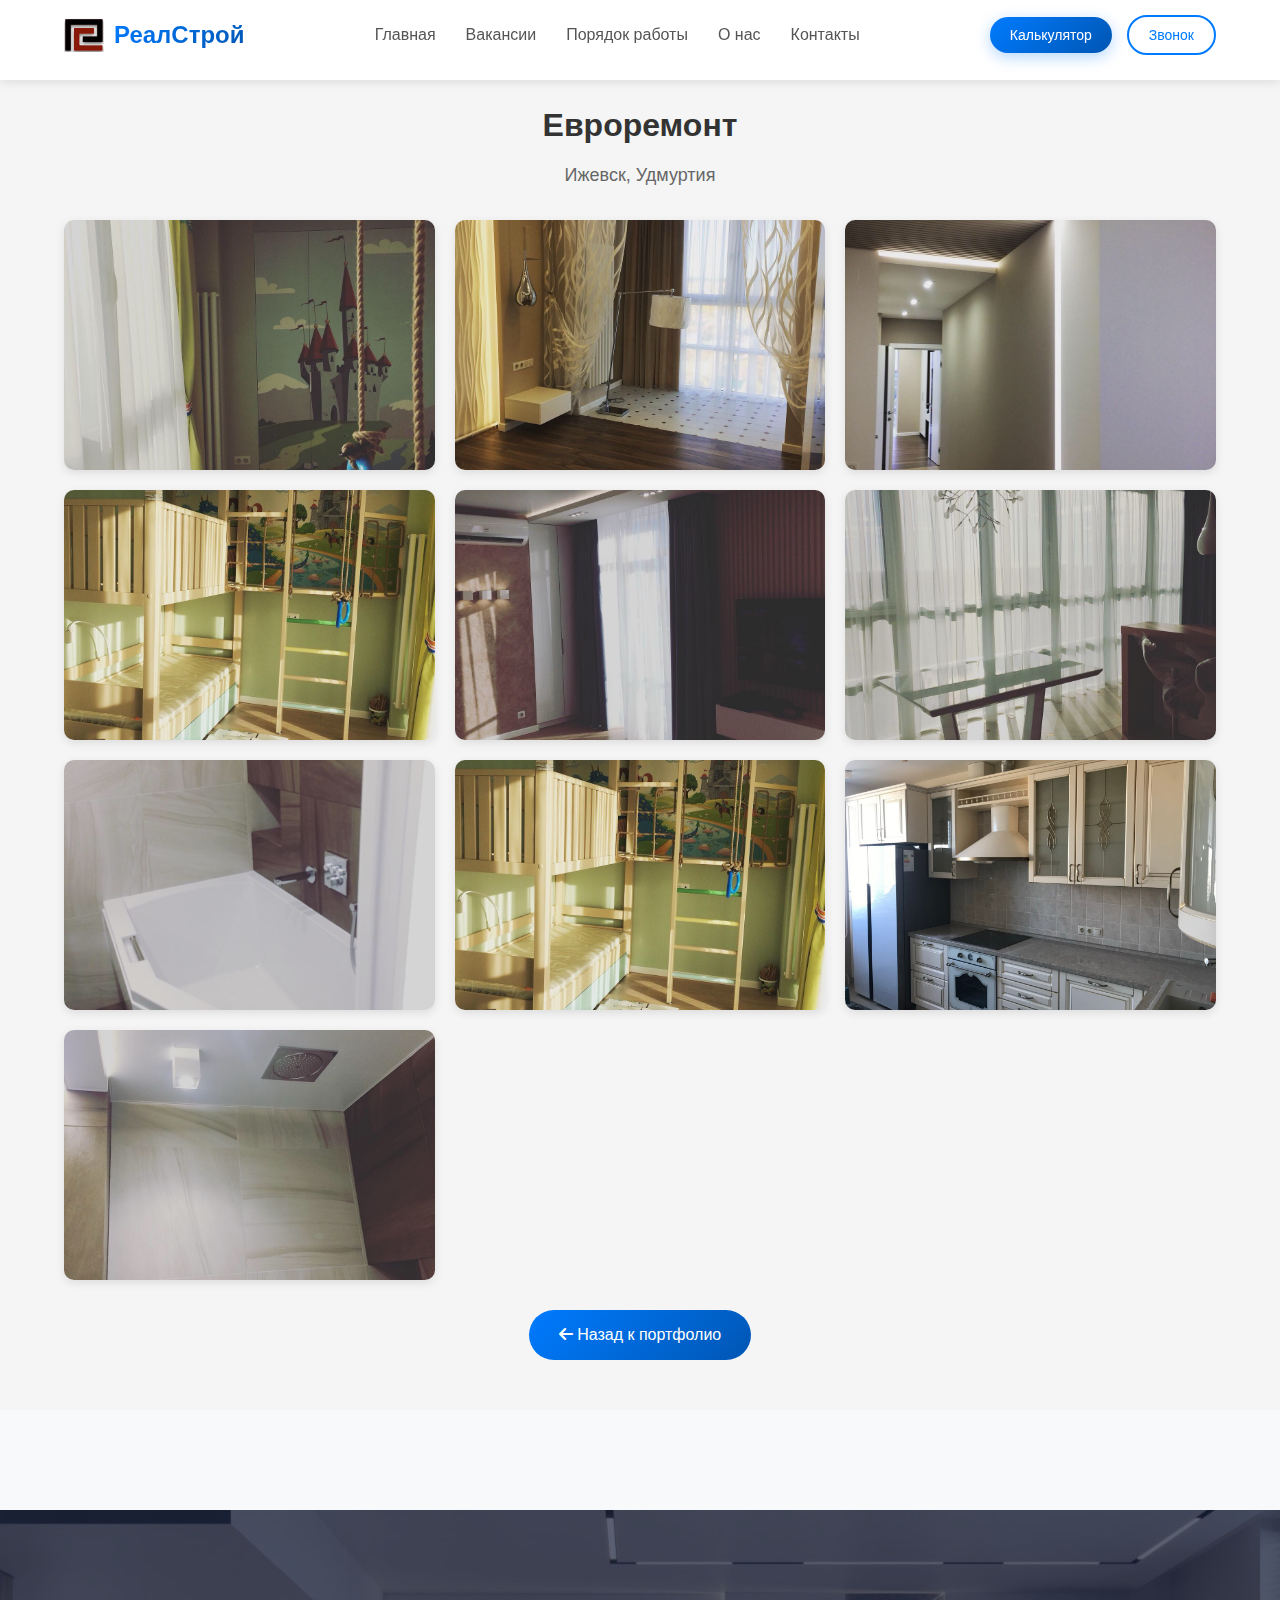
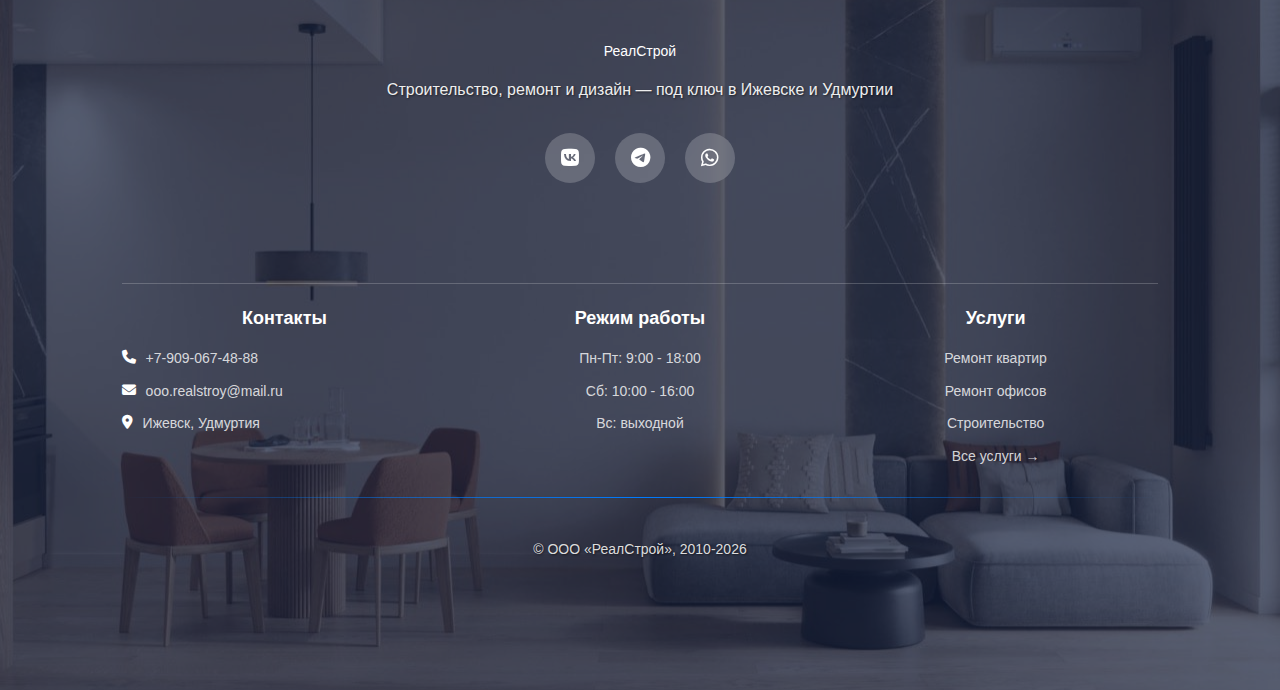
<file: gallery-project2.html>
<!DOCTYPE html>
<html lang="ru">

<head>
    <meta charset="UTF-8">
    <meta name="viewport" content="width=device-width, initial-scale=1.0">
    <title>Галерея проекта - РеалСтрой</title>
    <link rel="stylesheet" href="css/style.css">
    <link rel="stylesheet" href="https://cdnjs.cloudflare.com/ajax/libs/font-awesome/6.5.0/css/all.min.css  ">
    <style>
        .gallery-page {
            padding: 100px 5% 50px;
            background-color: #f5f5f5;
        }

        .gallery-header {
            text-align: center;
            margin-bottom: 30px;
        }

        .gallery-header h1 {
            color: #333;
            margin-bottom: 10px;
        }

        .gallery-header p {
            color: #666;
            font-size: 18px;
        }

        .gallery-grid {
            display: grid;
            grid-template-columns: repeat(auto-fill, minmax(300px, 1fr));
            gap: 20px;
            margin-bottom: 30px;
        }

        .gallery-item {
            background: white;
            border-radius: 10px;
            overflow: hidden;
            box-shadow: 0 3px 10px rgba(0, 0, 0, 0.1);
            transition: transform 0.3s;
        }

        .gallery-item:hover {
            transform: translateY(-5px);
        }

        .gallery-image {
            width: 100%;
            height: 250px;
            background-color: #ddd;
            display: flex;
            align-items: center;
            justify-content: center;
            color: #666;
        }

        .gallery-image img {
            width: 100%;
            height: 100%;
            object-fit: cover;
        }

        .gallery-back {
            text-align: center;
            margin-top: 30px;
        }

        .btn {
            display: inline-block;
            padding: 12px 30px;
            background: linear-gradient(135deg, #007bff, #0056b3);
            color: white;
            text-decoration: none;
            border-radius: 30px;
            font-weight: 500;
            transition: all 0.3s;
        }

        .btn:hover {
            background: linear-gradient(135deg, #0056b3, #003d82);
            transform: translateY(-2px);
            box-shadow: 0 5px 15px rgba(0, 123, 255, 0.4);
        }

        .img-modal {
            display: none;
            position: fixed;
            top: 0;
            left: 0;
            width: 100%;
            height: 100%;
            background: rgba(0, 0, 0, 0.8);
            justify-content: center;
            align-items: center;
            z-index: 9999;
        }

        /* Увеличенная картинка */
        .img-modal img {
            max-width: 90%;
            max-height: 90%;
            border-radius: 10px;
        }
    </style>
</head>

<body>
        <!-- Мобильная шапка -->
<div class="mobile-header" id="mobileHeader">
    <div class="mobile-logo">
        <a href="/" class="logo-link">
        <img src="img/logo/logo.jpg" alt="Логотип РеалСтрой" class="logo-img">
        </a>
        <span>РеалСтрой</span>
    </div>
    
    <button class="mobile-menu-btn" id="mobileMenuBtn">
        <i class="fas fa-bars"></i>
    </button>
</div>
    <!-- Мобильное меню -->
<div class="mobile-menu-overlay" id="mobileMenuOverlay"></div>
<div class="mobile-menu" id="mobileMenu">
    <button class="mobile-menu-close" id="mobileMenuClose">
        <i class="fas fa-times"></i>
    </button>
    <nav class="mobile-nav">
        <a href="index.html" class="active">
            <i class="fas fa-home"></i> Главная
        </a>
        <a href="vacancies.html">
            <i class="fas fa-briefcase"></i> Вакансии
        </a>
        <a href="index.html#order-process">
            <i class="fas fa-list-ol"></i> Порядок работы
        </a>
        <a href="index.html#about-section">
            <i class="fas fa-info-circle"></i> О нас
        </a>
        <a href="index.html#contact.html">
            <i class="fas fa-map-marker-alt"></i> Контакты
        </a>
    </nav>
    
    <div class="mobile-actions">
        <a href="tel:+79090674888" class="mobile-phone">
            <i class="fas fa-phone-alt"></i> +7 909-067-48-88
        </a>
        
        <div class="mobile-buttons">
            <button class="mobile-btn mobile-btn-calc" onclick="openCalculator()">
                <i class="fas fa-calculator"></i> Калькулятор
            </button>
            <button class="mobile-btn mobile-btn-call" onclick="openCallForm()">
                <i class="fas fa-phone-alt"></i> Заказать звонок
            </button>
        </div>
    </div>
</div>

<div class="new-header">
  <div class="new-logo">РеалСтрой</div>
  <div class="new-actions">
    <button class="new-btn new-btn-calc" onclick="openCalculator()">Калькулятор</button>
    <button class="new-btn new-btn-call" onclick="openCallForm()">Звонок</button>
  </div>
</div>
    <!-- Верхний баннер -->
    <div class="top-banner" id="topBanner">
        <div class="banner-text">🏗️ Бесплатная консультация и расчет стоимости строительства — звоните прямо сейчас!
        </div>
        <div class="banner-phones">
            <a href="tel:+79090674888">+7 909-067-48-88</a>
        </div>
    </div>
        <!-- Шапка -->
    <!-- Главная шапка -->
    <header class="main-header" id="mainHeader">
        <div class="logo">
                <a href="/" class="logo-link">
            <img src="img/logo/logo.jpg" alt="Логотип РеалСтрой" class="logo-img">
    </a>
    <span class="logo-text">РеалСтрой</span>
</div>
                    <nav class="nav-menu">
            <a href="index.html">Главная</a>
            <a href="vacancies.html">Вакансии</a>
            <!-- Изменена ссылка для якоря -->
            <a href="index.html#order-process">Порядок работы</a>
            <a href="index.html#about-section">О нас</a>
            <a href="contact.html">Контакты</a>
        </nav>
        <div class="header-actions">
            <button class="btn-calc" onclick="openCalculator()">Калькулятор</button>
            <button class="btn-call" onclick="openCallForm()">Звонок</button>
        </div>
    </header>

    <!-- Галерея проекта -->
    <main class="gallery-page">
        <div class="gallery-header">
            <h1>Евроремонт</h1>
            <p>Ижевск, Удмуртия</p>
        </div>

        <div class="gallery-grid">
            <!-- Заглушки для изображений -->
            <div class="gallery-item">
                <div class="gallery-image">
                    <img src="img/european-quality renovation/photo_2025-10-18_19-35-00 (2).jpg" alt="Фото 1 проекта">
                </div>
            </div>

            <div class="gallery-item">
                <div class="gallery-image">
                    <img src="img/european-quality renovation/photo_2025-10-18_19-35-00 (3).jpg" alt="Фото 2 проекта">
                </div>
            </div>

            <div class="gallery-item">
                <div class="gallery-image">
                    <img src="img/european-quality renovation/photo_2025-10-18_19-35-00 (4).jpg" alt="Фото 3 проекта">
                </div>
            </div>

            <div class="gallery-item">
                <div class="gallery-image">
                    <img src="img/european-quality renovation/photo_2025-10-18_19-35-00.jpg" alt="Фото 4 проекта">
                </div>
            </div>

            <div class="gallery-item">
                <div class="gallery-image">
                    <img src="img/european-quality renovation/photo_2025-10-18_19-35-00 (6).jpg" alt="Фото 5 проекта">
                </div>
            </div>

            <div class="gallery-item">
                <div class="gallery-image">
                    <img src="img/european-quality renovation/photo_2025-10-18_19-35-00 (7).jpg" alt="Фото 6 проекта">
                </div>
            </div>

            <div class="gallery-item">
                <div class="gallery-image">
                    <img src="img/european-quality renovation/photo_2025-10-18_19-35-00 (8).jpg" alt="Фото 7 проекта">
                </div>
            </div>

            <div class="gallery-item">
                <div class="gallery-image">
                    <img src="img/european-quality renovation/photo_2025-10-18_19-35-00.jpg" alt="Фото 8 проекта">
                </div>
            </div>

            <div class="gallery-item">
                <div class="gallery-image">
                    <img src="img/european-quality renovation/photo_2025-10-18_19-36-26 (2).jpg" alt="Фото 9 проекта">
                </div>
            </div>

            <div class="gallery-item">
                <div class="gallery-image">
                    <img src="img/european-quality renovation/photo_2025-10-18_19-34-59.jpg" alt="Фото 11 проекта">
                </div>
            </div>
        </div>

        <div class="gallery-back">
            <a href="index.html#portfolio" class="btn">
                <i class="fas fa-arrow-left"></i> Назад к портфолио
            </a>
        </div>
    </main>

    <!-- Футер -->
    <footer class="footer">
        <div class="footer-background">
            <div class="footer-overlay"></div>
        </div>
        <div class="footer-content">
            <div class="footer-main">
                <div class="footer-logo">РеалСтрой</div>
                <p>Строительство, ремонт и дизайн — под ключ в Ижевске и Удмуртии</p>
                <div class="social-icons">
                    <a href="#" class="social-icon"><i class="fab fa-vk"></i></a>
                    <a href="#" class="social-icon"><i class="fab fa-telegram"></i></a>
                    <a href="#" class="social-icon"><i class="fab fa-whatsapp"></i></a>
                </div>
            </div>

            <!-- Добавленная информация в столбик -->
            <div class="footer-info-grid"
                style="display: grid; grid-template-columns: repeat(auto-fit, minmax(200px, 1fr)); gap: 30px; margin-top: 30px; padding-top: 20px; border-top: 1px solid rgba(255,255,255,0.2);">
                <!-- Контакты -->
                <div class="footer-column">
                    <h4 style="color: white; margin: 0 0 15px 0; font-size: 18px;">Контакты</h4>
                    <div style="display: flex; align-items: flex-start; margin-bottom: 10px;">
                        <i class="fas fa-phone" style="color: white; margin-right: 10px; margin-top: 3px;"></i>
                        <div>
                            <p style="color: rgba(255,255,255,0.8); margin: 0;">
                                <a href="tel:+79090674888"
                                    style="color: rgba(255,255,255,0.8); text-decoration: none;">+7-909-067-48-88</a>
                            </p>
                        </div>
                    </div>
                    <div style="display: flex; align-items: flex-start; margin-bottom: 10px;">
                        <i class="fas fa-envelope" style="color: white; margin-right: 10px; margin-top: 3px;"></i>
                        <div>
                            <p style="color: rgba(255,255,255,0.8); margin: 0;">
                                <a href="mailto:ooo.realstroy@mail.ru"
                                    style="color: rgba(255,255,255,0.8); text-decoration: none;">ooo.realstroy@mail.ru</a>
                            </p>
                        </div>
                    </div>
                    <div style="display: flex; align-items: flex-start;">
                        <i class="fas fa-map-marker-alt" style="color: white; margin-right: 10px; margin-top: 3px;"></i>
                        <p style="color: rgba(255,255,255,0.8); margin: 0;">Ижевск, Удмуртия</p>
                    </div>
                </div>

                <!-- Режим работы -->
                <div class="footer-column">
                    <h4 style="color: white; margin: 0 0 15px 0; font-size: 18px;">Режим работы</h4>
                    <p style="color: rgba(255,255,255,0.8); margin: 0 0 10px 0;">Пн-Пт: 9:00 - 18:00</p>
                    <p style="color: rgba(255,255,255,0.8); margin: 0 0 10px 0;">Сб: 10:00 - 16:00</p>
                    <p style="color: rgba(255,255,255,0.8); margin: 0;">Вс: выходной</p>
                </div>

                <!-- Услуги -->
                <div class="footer-column">
                    <h4 style="color: white; margin: 0 0 15px 0; font-size: 18px;">Услуги</h4>
                    <p style="color: rgba(255,255,255,0.8); margin: 0 0 10px 0;">Ремонт квартир</p>
                    <p style="color: rgba(255,255,255,0.8); margin: 0 0 10px 0;">Ремонт офисов</p>
                    <p style="color: rgba(255,255,255,0.8); margin: 0 0 10px 0;">Строительство</p>
                    <p style="color: rgba(255,255,255,0.8); margin: 0;"><a href="all-services.html"
                            style="color: rgba(255,255,255,0.8); text-decoration: none;">Все услуги →</a></p>
                </div>
            </div>

            <div class="footer-bottom">
                <div class="footer-divider"></div>
                <div class="footer-copyright">
                    <p>&copy; ООО «РеалСтрой», 2010-2026</p>
                </div>
            </div>
        </div>
    </footer>
    <script src="js/index.js"></script>

    <div id="imgModal" class="img-modal" onclick="closeImg()">
        <img id="imgModalContent">
    </div>
    <script>
        // Функции для модального окна изображения
        function openImg(src) {
            document.getElementById("imgModalContent").src = src;
            document.getElementById("imgModal").style.display = "flex";
        }

        function closeImg() {
            document.getElementById("imgModal").style.display = "none";
        }

        // Добавляем обработчик на все картинки галереи
        document.querySelectorAll(".gallery-image img").forEach(img => {
            img.style.cursor = "pointer";
            img.addEventListener("click", () => openImg(img.src));
        });
    </script>
        <!-- Модальное окно формы звонка -->
    <div class="modal" id="callModal">
        <div class="modal-content">
            <div class="modal-header">
                <h2>Заказать звонок</h2>
                <span class="close" onclick="closeCallForm()">&times;</span>
            </div>
            <div class="modal-body">
                <form id="callForm" action="https://formspree.io/f/xdaakdnl  " method="POST"> <!-- Изменено -->
                    <div class="form-group">
                        <label for="callName">Имя *</label>
                        <input type="text" id="callName" name="name" required placeholder="Введите ваше имя">
                    </div>
                    <div class="form-group">
                        <label for="callPhone">Телефон *</label>
                        <input type="tel" id="callPhone" name="phone" required placeholder="Введите ваш телефон">
                    </div>
                    <div class="form-group">
                        <label for="callMessage">Дополнительное сообщение</label>
                        <textarea id="callMessage" name="message" rows="4" placeholder="Расскажите подробнее о ваших пожеланиях..."></textarea>
                    </div>
                    <button type="submit" class="submit-btn">Отправить заявку</button>
                </form>
            </div>
        </div>
    </div>

    <!-- Калькулятор -->
    <div class="calculator-modal" id="calculatorModal">
        <div class="calculator-content">
            <div class="calculator-header">
                <h2 class="calculator-title">Калькулятор стоимости строительства</h2>
                <button class="close-calculator" onclick="closeCalculator()">&times;</button>
            </div>
            <div class="calculator-form">
                <div class="form-group">
                    <label class="form-label">Выберите услугу</label>
                    <select id="serviceType" class="form-control" onchange="updateService()">
                        <option value="">— Выберите услугу —</option>
                        <option value="repair-apartment">Косметический ремонт</option>
                        <option value="euro-repair">Улучшенный ремонт</option>
                        <option value="office-repair">Высококачественный ремонт</option>
                    </select>
                </div>

                <div id="areaSection" class="form-group" style="display:none;">
                    <label class="form-label">Площадь / Длина / Кол-во (м²/м/шт)</label>
                    <input type="number" id="area" class="form-control" placeholder="Введите площадь или длину" oninput="calculatePrice()">
                </div>

                <div id="materialSection" class="form-group" style="display:none;">
                    <label class="form-label">Выберите материал</label>
                    <div class="options-grid" id="materialOptions"></div>
                </div>

                <div id="additionalServices" class="form-group" style="display:none;">
                    <label class="form-label">Дополнительные услуги</label>
                    <div class="checkbox-group" id="serviceList"></div>
                </div>

                <div class="result-box">
                    <p>Итоговая стоимость:</p>
                    <div class="result-price" id="resultPrice">0 ₽</div>
                    <p class="result-note">Цена рассчитана на основе выбранных параметров. Окончательная стоимость будет уточнена после выезда специалиста.</p>
                </div>

                <div class="calculator-buttons">
                    <button class="btn-large btn-outline" onclick="closeCalculator()">Закрыть</button>
                    <a href="contact.html" class="btn-large btn-blue">Заказать звонок</a>
                </div>
            </div>
        </div>
    </div>
</body>

</html>
</file>
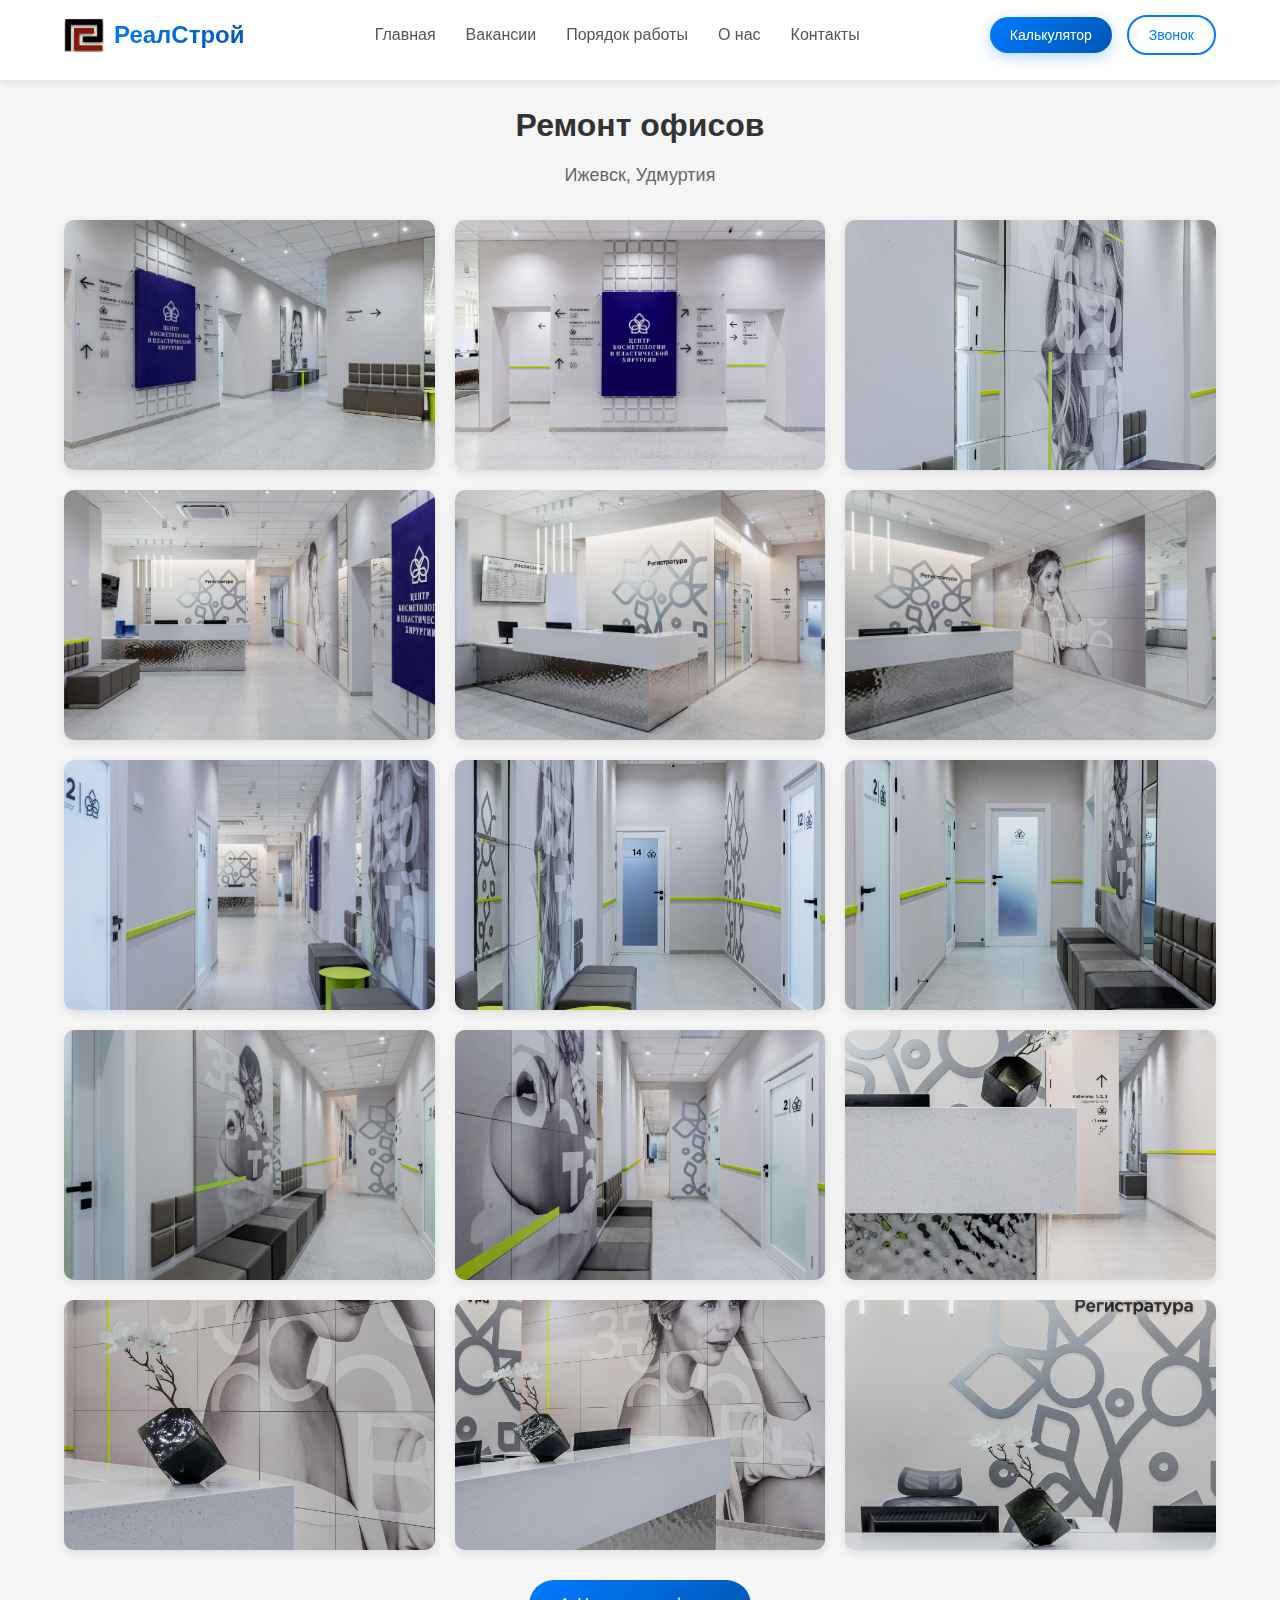
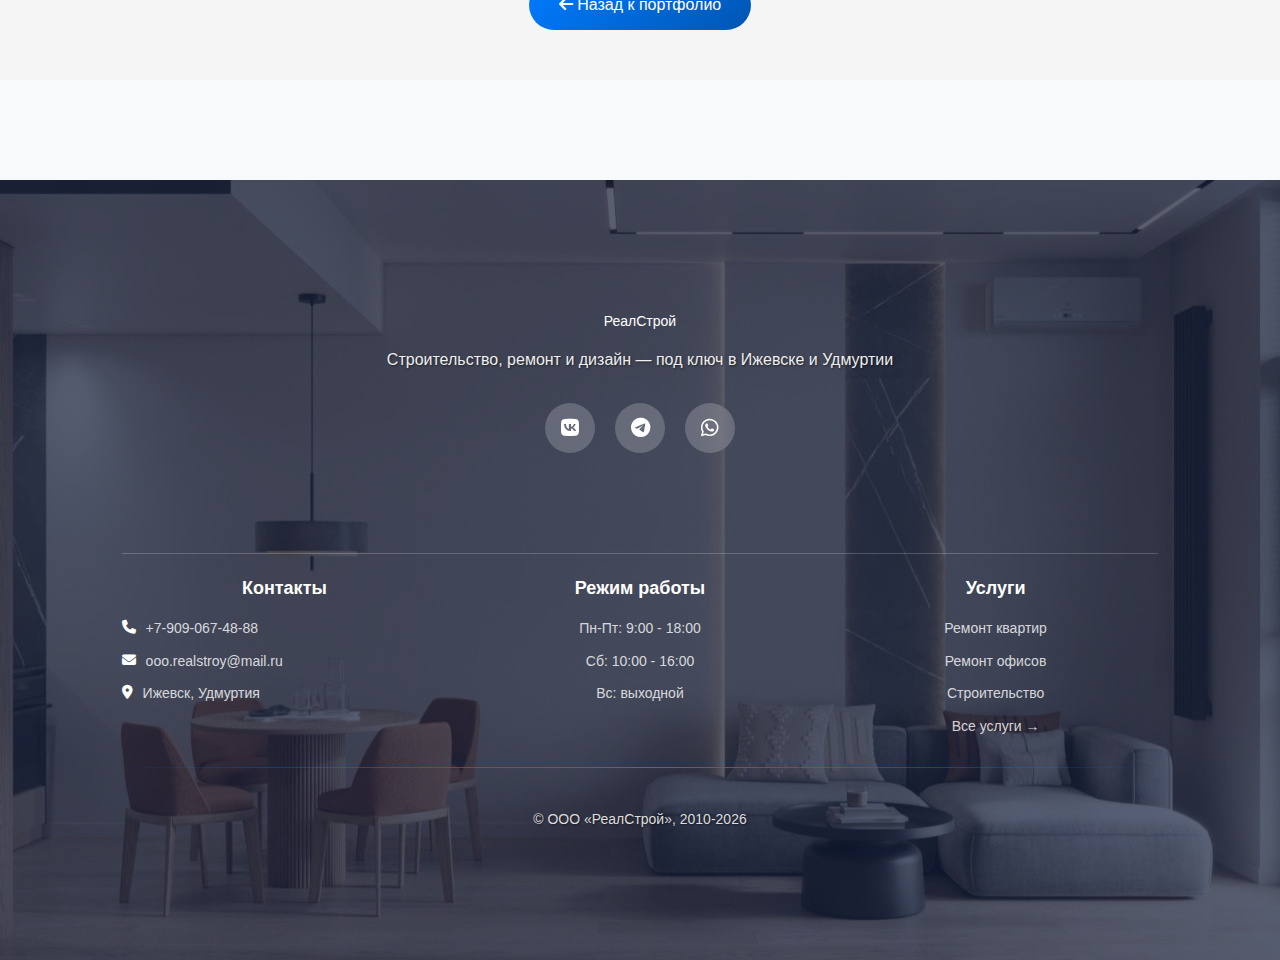
<file: gallery-project3.html>
<!DOCTYPE html>
<html lang="ru">

<head>
    <meta charset="UTF-8">
    <meta name="viewport" content="width=device-width, initial-scale=1.0">
    <title>Галерея проекта - РеалСтрой</title>
    <link rel="stylesheet" href="css/style.css">
    <link rel="stylesheet" href="https://cdnjs.cloudflare.com/ajax/libs/font-awesome/6.5.0/css/all.min.css  ">
    <style>
        .gallery-page {
            padding: 100px 5% 50px; 
            background-color: #f5f5f5;
        }

        .gallery-header {
            text-align: center;
            margin-bottom: 30px;
        }

        .gallery-header h1 {
            color: #333;
            margin-bottom: 10px;
        }

        .gallery-header p {
            color: #666;
            font-size: 18px;
        }

        .gallery-grid {
            display: grid;
            grid-template-columns: repeat(auto-fill, minmax(300px, 1fr));
            gap: 20px;
            margin-bottom: 30px;
        }

        .gallery-item {
            background: white;
            border-radius: 10px;
            overflow: hidden;
            box-shadow: 0 3px 10px rgba(0, 0, 0, 0.1);
            transition: transform 0.3s;
        }

        .gallery-item:hover {
            transform: translateY(-5px);
        }

        .gallery-image {
            width: 100%;
            height: 250px;
            background-color: #ddd;
            display: flex;
            align-items: center;
            justify-content: center;
            color: #666;
        }

        .gallery-image img {
            width: 100%;
            height: 100%;
            object-fit: cover;
        }

        .gallery-back {
            text-align: center;
            margin-top: 30px;
        }

        .btn {
            display: inline-block;
            padding: 12px 30px;
            background: linear-gradient(135deg, #007bff, #0056b3);
            color: white;
            text-decoration: none;
            border-radius: 30px;
            font-weight: 500;
            transition: all 0.3s;
        }

        .btn:hover {
            background: linear-gradient(135deg, #0056b3, #003d82);
            transform: translateY(-2px);
            box-shadow: 0 5px 15px rgba(0, 123, 255, 0.4);
        }

        .img-modal {
            display: none;
            position: fixed;
            top: 0;
            left: 0;
            width: 100%;
            height: 100%;
            background: rgba(0, 0, 0, 0.8);
            justify-content: center;
            align-items: center;
            z-index: 9999;
        }

        /* Увеличенная картинка */
        .img-modal img {
            max-width: 90%;
            max-height: 90%;
            border-radius: 10px;
        }
    </style>
</head>


<body>
        <!-- Мобильная шапка -->
<div class="mobile-header" id="mobileHeader">
    <div class="mobile-logo">
        <a href="/" class="logo-link">
        <img src="img/logo/logo.jpg" alt="Логотип РеалСтрой" class="logo-img">
        </a>
        <span>РеалСтрой</span>
    </div>
    
    <button class="mobile-menu-btn" id="mobileMenuBtn">
        <i class="fas fa-bars"></i>
    </button>
</div>
    <!-- Мобильное меню -->
<div class="mobile-menu-overlay" id="mobileMenuOverlay"></div>
<div class="mobile-menu" id="mobileMenu">
    <button class="mobile-menu-close" id="mobileMenuClose">
        <i class="fas fa-times"></i>
    </button>
    <nav class="mobile-nav">
        <a href="index.html" class="active">
            <i class="fas fa-home"></i> Главная
        </a>
        <a href="vacancies.html">
            <i class="fas fa-briefcase"></i> Вакансии
        </a>
        <a href="index.html#order-process">
            <i class="fas fa-list-ol"></i> Порядок работы
        </a>
        <a href="index.html#about-section">
            <i class="fas fa-info-circle"></i> О нас
        </a>
        <a href="contact.html">
            <i class="fas fa-map-marker-alt"></i> Контакты
        </a>
    </nav>
    
    <div class="mobile-actions">
        <a href="tel:+79090674888" class="mobile-phone">
            <i class="fas fa-phone-alt"></i> +7 909-067-48-88
        </a>
        
        <div class="mobile-buttons">
            <button class="mobile-btn mobile-btn-calc" onclick="openCalculator()">
                <i class="fas fa-calculator"></i> Калькулятор
            </button>
            <button class="mobile-btn mobile-btn-call" onclick="openCallForm()">
                <i class="fas fa-phone-alt"></i> Заказать звонок
            </button>
        </div>
    </div>
</div>

<div class="new-header">
  <div class="new-logo">РеалСтрой</div>
  <div class="new-actions">
    <button class="new-btn new-btn-calc" onclick="openCalculator()">Калькулятор</button>
    <button class="new-btn new-btn-call" onclick="openCallForm()">Звонок</button>
  </div>
</div>
    <!-- Верхний баннер -->
    <div class="top-banner" id="topBanner">
        <div class="banner-text">🏗️ Бесплатная консультация и расчет стоимости строительства — звоните прямо сейчас!
        </div>
        <div class="banner-phones">
            <a href="tel:+79090674888">+7 909-067-48-88</a>
        </div>
    </div>
        <!-- Шапка -->
    <!-- Главная шапка -->
    <header class="main-header" id="mainHeader">
        <div class="logo">
                <a href="/" class="logo-link">
            <img src="img/logo/logo.jpg" alt="Логотип РеалСтрой" class="logo-img">
    </a>
    <span class="logo-text">РеалСтрой</span>
</div>
                    <nav class="nav-menu">
            <a href="index.html">Главная</a>
            <a href="vacancies.html">Вакансии</a>
            <!-- Изменена ссылка для якоря -->
            <a href="index.html#order-process">Порядок работы</a>
            <a href="index.html#about-section">О нас</a>
            <a href="contact.html">Контакты</a>
        </nav>
        <div class="header-actions">
            <button class="btn-calc" onclick="openCalculator()">Калькулятор</button>
            <button class="btn-call" onclick="openCallForm()">Звонок</button>
        </div>
    </header>

    <!-- Галерея проекта -->
    <main class="gallery-page">
        <div class="gallery-header">
            <h1>Ремонт офисов</h1>
            <p>Ижевск, Удмуртия</p>
        </div>

        <div class="gallery-grid">
            <!-- Заглушки для изображений -->
            <div class="gallery-item">
                <div class="gallery-image">
                    <img src="img/office/IMG_0947-HDR.jpg" alt="Фото 1 проекта">
                </div>
            </div>

            <div class="gallery-item">
                <div class="gallery-image">
                    <img src="img/office/IMG_0952-HDR.jpg" alt="Фото 2 проекта">
                </div>
            </div>

            <div class="gallery-item">
                <div class="gallery-image">
                    <img src="img/office/IMG_0967-HDR.jpg" alt="Фото 3 проекта">
                </div>
            </div>

            <div class="gallery-item">
                <div class="gallery-image">
                    <img src="img/office/IMG_0987-HDR.jpg" alt="Фото 4 проекта">
                </div>
            </div>

            <div class="gallery-item">
                <div class="gallery-image">
                    <img src="img/office/IMG_1002-HDR.jpg" alt="Фото 5 проекта">
                </div>
            </div>

            <div class="gallery-item">
                <div class="gallery-image">
                    <img src="img/office/IMG_1007-HDR.jpg" alt="Фото 6 проекта">
                </div>
            </div>

            <div class="gallery-item">
                <div class="gallery-image">
                    <img src="img/office/IMG_1012-HDR.jpg" alt="Фото 7 проекта">
                </div>
            </div>

            <div class="gallery-item">
                <div class="gallery-image">
                    <img src="img/office/IMG_1017-HDR.jpg" alt="Фото 8 проекта">
                </div>
            </div>
            <div class="gallery-item">
                <div class="gallery-image">
                    <img src="img/office/IMG_1022-HDR.jpg" alt="Фото 8 проекта">
                </div>
            </div>
            <div class="gallery-item">
                <div class="gallery-image">
                    <img src="img/office/IMG_1037-HDR.jpg" alt="Фото 8 проекта">
                </div>
            </div>
            <div class="gallery-item">
                <div class="gallery-image">
                    <img src="img/office/IMG_1042-HDR.jpg" alt="Фото 8 проекта">
                </div>
            </div>
            <div class="gallery-item">
                <div class="gallery-image">
                    <img src="img/office/IMG_1072-HDR.jpg" alt="Фото 8 проекта">
                </div>
            </div>
            <div class="gallery-item">
                <div class="gallery-image">
                    <img src="img/office/IMG_1077-HDR.jpg" alt="Фото 8 проекта">
                </div>
            </div>
            <div class="gallery-item">
                <div class="gallery-image">
                    <img src="img/office/IMG_1082-HDR.jpg" alt="Фото 8 проекта">
                </div>
            </div>
            <div class="gallery-item">
                <div class="gallery-image">
                    <img src="img/office/IMG_1087-HDR.jpg" alt="Фото 8 проекта">
                </div>
            </div>
        </div>

        <div class="gallery-back">
            <a href="index.html#portfolio" class="btn">
                <i class="fas fa-arrow-left"></i> Назад к портфолио
            </a>
        </div>
    </main>

    <!-- Футер -->
    <footer class="footer">
        <div class="footer-background">
            <div class="footer-overlay"></div>
        </div>
        <div class="footer-content">
            <div class="footer-main">
                <div class="footer-logo">РеалСтрой</div>
                <p>Строительство, ремонт и дизайн — под ключ в Ижевске и Удмуртии</p>
                <div class="social-icons">
                    <a href="#" class="social-icon"><i class="fab fa-vk"></i></a>
                    <a href="#" class="social-icon"><i class="fab fa-telegram"></i></a>
                    <a href="#" class="social-icon"><i class="fab fa-whatsapp"></i></a>
                </div>
            </div>

            <!-- Добавленная информация в столбик -->
            <div class="footer-info-grid"
                style="display: grid; grid-template-columns: repeat(auto-fit, minmax(200px, 1fr)); gap: 30px; margin-top: 30px; padding-top: 20px; border-top: 1px solid rgba(255,255,255,0.2);">
                <!-- Контакты -->
                <div class="footer-column">
                    <h4 style="color: white; margin: 0 0 15px 0; font-size: 18px;">Контакты</h4>
                    <div style="display: flex; align-items: flex-start; margin-bottom: 10px;">
                        <i class="fas fa-phone" style="color: white; margin-right: 10px; margin-top: 3px;"></i>
                        <div>
                            <p style="color: rgba(255,255,255,0.8); margin: 0;">
                                <a href="tel:+79090674888"
                                    style="color: rgba(255,255,255,0.8); text-decoration: none;">+7-909-067-48-88</a>
                            </p>
                        </div>
                    </div>
                    <div style="display: flex; align-items: flex-start; margin-bottom: 10px;">
                        <i class="fas fa-envelope" style="color: white; margin-right: 10px; margin-top: 3px;"></i>
                        <div>
                            <p style="color: rgba(255,255,255,0.8); margin: 0;">
                                <a href="mailto:ooo.realstroy@mail.ru"
                                    style="color: rgba(255,255,255,0.8); text-decoration: none;">ooo.realstroy@mail.ru</a>
                            </p>
                        </div>
                    </div>
                    <div style="display: flex; align-items: flex-start;">
                        <i class="fas fa-map-marker-alt" style="color: white; margin-right: 10px; margin-top: 3px;"></i>
                        <p style="color: rgba(255,255,255,0.8); margin: 0;">Ижевск, Удмуртия</p>
                    </div>
                </div>

                <!-- Режим работы -->
                <div class="footer-column">
                    <h4 style="color: white; margin: 0 0 15px 0; font-size: 18px;">Режим работы</h4>
                    <p style="color: rgba(255,255,255,0.8); margin: 0 0 10px 0;">Пн-Пт: 9:00 - 18:00</p>
                    <p style="color: rgba(255,255,255,0.8); margin: 0 0 10px 0;">Сб: 10:00 - 16:00</p>
                    <p style="color: rgba(255,255,255,0.8); margin: 0;">Вс: выходной</p>
                </div>

                <!-- Услуги -->
                <div class="footer-column">
                    <h4 style="color: white; margin: 0 0 15px 0; font-size: 18px;">Услуги</h4>
                    <p style="color: rgba(255,255,255,0.8); margin: 0 0 10px 0;">Ремонт квартир</p>
                    <p style="color: rgba(255,255,255,0.8); margin: 0 0 10px 0;">Ремонт офисов</p>
                    <p style="color: rgba(255,255,255,0.8); margin: 0 0 10px 0;">Строительство</p>
                    <p style="color: rgba(255,255,255,0.8); margin: 0;"><a href="all-services.html"
                            style="color: rgba(255,255,255,0.8); text-decoration: none;">Все услуги →</a></p>
                </div>
            </div>

            <div class="footer-bottom">
                <div class="footer-divider"></div>
                <div class="footer-copyright">
                    <p>&copy; ООО «РеалСтрой», 2010-2026</p>
                </div>
            </div>
        </div>
    </footer>
    <script src="js/index.js"></script>

    <div id="imgModal" class="img-modal" onclick="closeImg()">
        <img id="imgModalContent">
    </div>
    <script>
        // Функции для модального окна изображения
        function openImg(src) {
            document.getElementById("imgModalContent").src = src;
            document.getElementById("imgModal").style.display = "flex";
        }

        function closeImg() {
            document.getElementById("imgModal").style.display = "none";
        }

        // Добавляем обработчик на все картинки галереи
        document.querySelectorAll(".gallery-image img").forEach(img => {
            img.style.cursor = "pointer";
            img.addEventListener("click", () => openImg(img.src));
        });
    </script>
        <!-- Модальное окно формы звонка -->
    <div class="modal" id="callModal">
        <div class="modal-content">
            <div class="modal-header">
                <h2>Заказать звонок</h2>
                <span class="close" onclick="closeCallForm()">&times;</span>
            </div>
            <div class="modal-body">
               <form id="callForm" action="https://formspree.io/f/xdaakdnl  " method="POST"> <!-- Изменено -->
                    <div class="form-group">
                        <label for="callName">Имя *</label>
                        <input type="text" id="callName" name="name" required placeholder="Введите ваше имя">
                    </div>
                    <div class="form-group">
                        <label for="callPhone">Телефон *</label>
                        <input type="tel" id="callPhone" name="phone" required placeholder="Введите ваш телефон">
                    </div>
                    <div class="form-group">
                        <label for="callMessage">Дополнительное сообщение</label>
                        <textarea id="callMessage" name="message" rows="4" placeholder="Расскажите подробнее о ваших пожеланиях..."></textarea>
                    </div>
                    <button type="submit" class="submit-btn">Отправить заявку</button>
                </form>
            </div>
        </div>
    </div>

    <!-- Калькулятор -->
    <div class="calculator-modal" id="calculatorModal">
        <div class="calculator-content">
            <div class="calculator-header">
                <h2 class="calculator-title">Калькулятор стоимости строительства</h2>
                <button class="close-calculator" onclick="closeCalculator()">&times;</button>
            </div>
            <div class="calculator-form">
                <div class="form-group">
                    <label class="form-label">Выберите услугу</label>
                    <select id="serviceType" class="form-control" onchange="updateService()">
                        <option value="">— Выберите услугу —</option>
                        <option value="repair-apartment">Косметический ремонт</option>
                        <option value="euro-repair">Улучшенный ремонт</option>
                        <option value="office-repair">Высококачественный ремонт</option>
                    </select>
                </div>

                <div id="areaSection" class="form-group" style="display:none;">
                    <label class="form-label">Площадь / Длина / Кол-во (м²/м/шт)</label>
                    <input type="number" id="area" class="form-control" placeholder="Введите площадь или длину" oninput="calculatePrice()">
                </div>

                <div id="materialSection" class="form-group" style="display:none;">
                    <label class="form-label">Выберите материал</label>
                    <div class="options-grid" id="materialOptions"></div>
                </div>

                <div id="additionalServices" class="form-group" style="display:none;">
                    <label class="form-label">Дополнительные услуги</label>
                    <div class="checkbox-group" id="serviceList"></div>
                </div>

                <div class="result-box">
                    <p>Итоговая стоимость:</p>
                    <div class="result-price" id="resultPrice">0 ₽</div>
                    <p class="result-note">Цена рассчитана на основе выбранных параметров. Окончательная стоимость будет уточнена после выезда специалиста.</p>
                </div>

                <div class="calculator-buttons">
                    <button class="btn-large btn-outline" onclick="closeCalculator()">Закрыть</button>
                    <a href="contact.html" class="btn-large btn-blue">Заказать звонок</a>
                </div>
            </div>
        </div>
    </div>
</body>

</html>
</file>
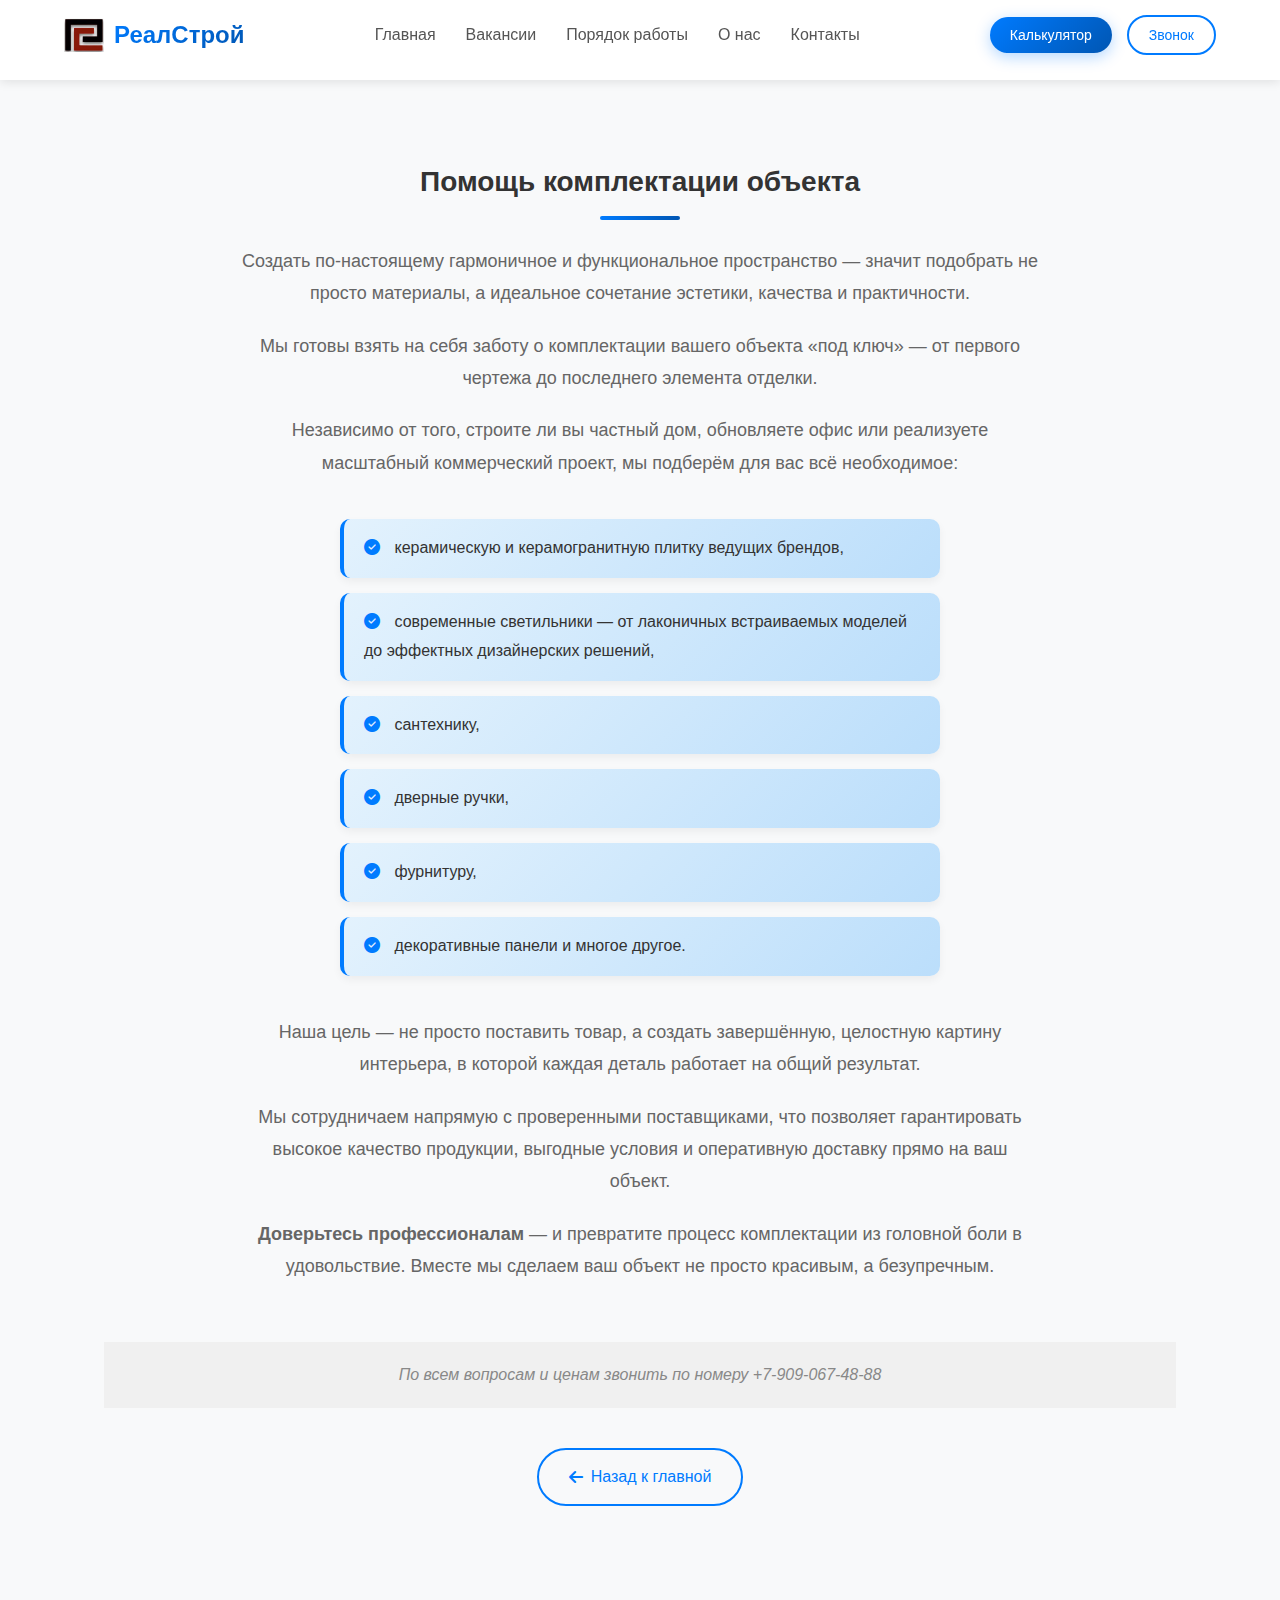
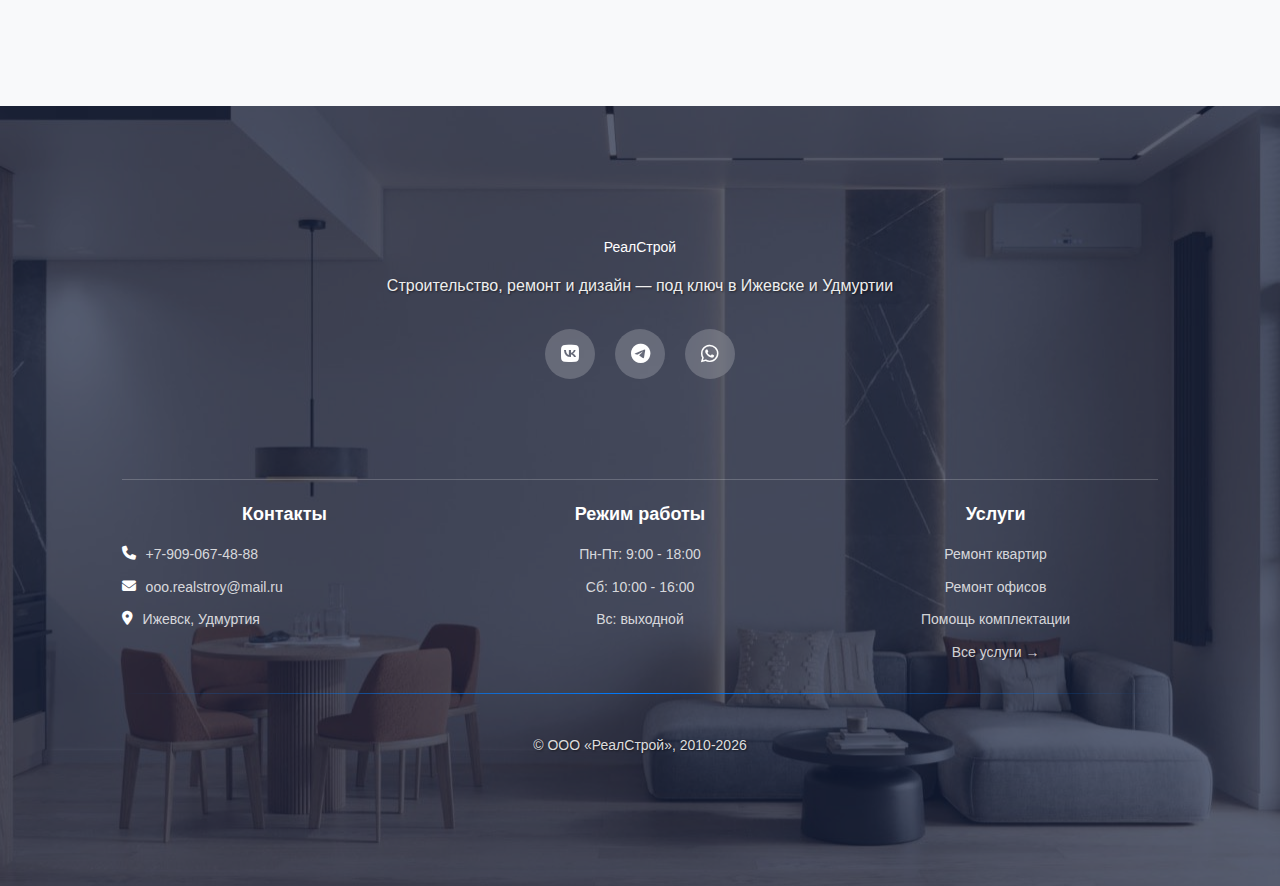
<file: pomosh.html>
<!DOCTYPE html>
<html lang="ru">
<head>
    <meta charset="UTF-8">
    <meta name="viewport" content="width=device-width, initial-scale=1.0">
    <title>Помощь комплектации объекта</title>
    <!-- Убедитесь, что путь к style.css правильный -->
    <link rel="stylesheet" href="css/style.css">
    <link rel="stylesheet" href="https://cdnjs.cloudflare.com/ajax/libs/font-awesome/6.5.0/css/all.min.css  ">
    <style>
        /* Дополнительные стили для структурирования текста */
        .service-content {
            max-width: 800px;
            margin: 0 auto 60px; /* Добавлен нижний отступ */
            text-align: center; /* Центрируем контент */
        }

        .service-content p {
            font-size: 18px; /* Увеличиваем размер шрифта */
            color: #666;
            line-height: 1.8; /* Увеличиваем межстрочный интервал */
            margin-bottom: 20px; /* Увеличиваем отступ между параграфами */
        }

        /* Стили для списка */
        .service-content ul {
            list-style: none;
            padding: 0;
            margin: 40px 0; /* Отступ сверху и снизу списка */
            text-align: left; /* Выравнивание по левому краю для списка */
            max-width: 600px; /* Ограничиваем ширину списка */
            margin-left: auto; /* Центрируем список */
            margin-right: auto;
        }

        .service-content ul li {
            background: linear-gradient(135deg, #e3f2fd, #bbdefb); /* Градиентный фон */
            padding: 15px 20px; /* Внутренние отступы */
            margin-bottom: 15px; /* Отступ между элементами */
            border-radius: 10px; /* Скругление углов */
            border-left: 4px solid #007bff; /* Левая граница */
            box-shadow: 0 4px 8px rgba(0,0,0,0.05); /* Тень */
            transition: transform 0.3s ease, box-shadow 0.3s ease; /* Плавный переход */
        }

        .service-content ul li:hover {
            transform: translateX(5px); /* Сдвиг при наведении */
            box-shadow: 0 6px 12px rgba(0,0,0,0.1); /* Более заметная тень при наведении */
        }

        .service-content ul li i {
            margin-right: 10px; /* Отступ справа от иконки */
            color: #007bff; /* Цвет иконки */
        }

        /* Стили для заголовков внутри текста */
        .service-content h2 {
            font-size: 28px;
            color: #333;
            margin: 40px 0 20px 0; /* Отступы сверху и снизу */
            text-align: center; /* Центрируем заголовок */
        }

        .service-content h3 {
            font-size: 22px;
            color: #333;
            margin: 30px 0 15px 0; /* Отступы сверху и снизу */
            text-align: center; /* Центрируем заголовок */
        }

        /* Центрируем кнопку */
        .back-btn {
            text-align: center;
            margin-top: 40px; /* Увеличиваем отступ сверху */
        }

    </style>
</head>
<body>
        <!-- Мобильная шапка -->
<div class="mobile-header" id="mobileHeader">
    <div class="mobile-logo">
            <a href="/" class="logo-link">
            <img src="img/logo/logo.jpg" alt="Логотип РеалСтрой" class="logo-img">
    </a>
        <span>РеалСтрой</span>
    </div>
    
    <button class="mobile-menu-btn" id="mobileMenuBtn">
        <i class="fas fa-bars"></i>
    </button>
</div>
    <!-- Мобильное меню -->
<div class="mobile-menu-overlay" id="mobileMenuOverlay"></div>
<div class="mobile-menu" id="mobileMenu">
    <button class="mobile-menu-close" id="mobileMenuClose">
        <i class="fas fa-times"></i>
    </button>
    <nav class="mobile-nav">
        <a href="index.html" class="active">
            <i class="fas fa-home"></i> Главная
        </a>
        <a href="vacancies.html">
            <i class="fas fa-briefcase"></i> Вакансии
        </a>
        <a href="index.html#order-process">
            <i class="fas fa-list-ol"></i> Порядок работы
        </a>
        <a href="index.html#about-section">
            <i class="fas fa-info-circle"></i> О нас
        </a>
        <a href="contact.html">
            <i class="fas fa-map-marker-alt"></i> Контакты
        </a>
    </nav>
    
    <div class="mobile-actions">
        <a href="tel:+79090674888" class="mobile-phone">
            <i class="fas fa-phone-alt"></i> +7 909-067-48-88
        </a>
        
        <div class="mobile-buttons">
            <button class="mobile-btn mobile-btn-calc" onclick="openCalculator()">
                <i class="fas fa-calculator"></i> Калькулятор
            </button>
            <button class="mobile-btn mobile-btn-call" onclick="openCallForm()">
                <i class="fas fa-phone-alt"></i> Заказать звонок
            </button>
        </div>
    </div>
</div>

<div class="new-header">
  <div class="new-logo">РеалСтрой</div>
  <div class="new-actions">
    <button class="new-btn new-btn-calc" onclick="openCalculator()">Калькулятор</button>
    <button class="new-btn new-btn-call" onclick="openCallForm()">Звонок</button>
  </div>
</div>
    
    <!-- Верхний баннер -->
    <div class="top-banner" id="topBanner">
        <div class="banner-text">🏗️ Бесплатная консультация и расчет стоимости строительства — звоните прямо сейчас!</div>
        <div class="banner-phones">
            <a href="tel:+79090674888">+7 909-067-48-88</a>
        </div>
    </div>

    <!-- Главная шапка -->
    <header class="main-header" id="mainHeader">
        <div class="logo">
    <a href="/" class="logo-link">
    <img src="img/logo/logo.jpg" alt="Логотип РеалСтрой" class="logo-img">
    </a>
    <span class="logo-text">РеалСтрой</span>
</div>
                    <nav class="nav-menu">
            <a href="index.html">Главная</a>
            <a href="vacancies.html">Вакансии</a>
            <!-- Изменена ссылка для якоря -->
            <a href="index.html#order-process">Порядок работы</a>
            <a href="index.html#about-section">О нас</a>
            <a href="contact.html">Контакты</a>
        </nav>
        <div class="header-actions">
            <button class="btn-calc" onclick="openCalculator()">Калькулятор</button>
            <button class="btn-call" onclick="openCallForm()">Звонок</button>
        </div>
    </header>
    <!-- Основной контент страницы -->
    <main class="service-page">
        <h1 class="section-title">Помощь комплектации объекта</h1> <!-- Изменено: теперь h1 с классом section-title -->

        <div class="service-content">
            <p>
                Создать по-настоящему гармоничное и функциональное пространство — значит подобрать не просто материалы, а идеальное сочетание эстетики, качества и практичности.
            </p>
            <p>
                Мы готовы взять на себя заботу о комплектации вашего объекта «под ключ» — от первого чертежа до последнего элемента отделки.
            </p>
            <p>
                Независимо от того, строите ли вы частный дом, обновляете офис или реализуете масштабный коммерческий проект, мы подберём для вас всё необходимое:
            </p>

            <ul>
                <li><i class="fas fa-check-circle"></i> керамическую и керамогранитную плитку ведущих брендов,</li>
                <li><i class="fas fa-check-circle"></i> современные светильники — от лаконичных встраиваемых моделей до эффектных дизайнерских решений,</li>
                <li><i class="fas fa-check-circle"></i> сантехнику,</li>
                <li><i class="fas fa-check-circle"></i> дверные ручки,</li>
                <li><i class="fas fa-check-circle"></i> фурнитуру,</li>
                <li><i class="fas fa-check-circle"></i> декоративные панели и многое другое.</li>
            </ul>

            <p>
                Наша цель — не просто поставить товар, а создать завершённую, целостную картину интерьера, в которой каждая деталь работает на общий результат.
            </p>
            <p>
                Мы сотрудничаем напрямую с проверенными поставщиками, что позволяет гарантировать высокое качество продукции, выгодные условия и оперативную доставку прямо на ваш объект.
            </p>
            <p>
                <strong>Доверьтесь профессионалам</strong> — и превратите процесс комплектации из головной боли в удовольствие. Вместе мы сделаем ваш объект не просто красивым, а безупречным.
            </p>
        </div>

                    <div class="gallery-placeholder">
                <div class="placeholder">По всем вопросам и ценам звонить по номеру +7-909-067-48-88</div>
            </div>
        <!-- Кнопка назад (теперь центрирована) -->
        <div class="back-btn">
            <a href="index.html" class="btn btn-outline"><i class="fas fa-arrow-left"></i> Назад к главной</a>
        </div>
    </main>

    <!-- Футер -->
    <footer class="footer">
        <div class="footer-background">
            <div class="footer-overlay"></div>
        </div>
        <div class="footer-content">
            <div class="footer-main">
                <div class="footer-logo">РеалСтрой</div>
                <p>Строительство, ремонт и дизайн — под ключ в Ижевске и Удмуртии</p>
                <div class="social-icons">
                    <a href="#" class="social-icon"><i class="fab fa-vk"></i></a>
                    <a href="#" class="social-icon"><i class="fab fa-telegram"></i></a>
                    <a href="#" class="social-icon"><i class="fab fa-whatsapp"></i></a>
                </div>
            </div>

            <!-- Добавленная информация в столбик -->
            <div class="footer-info-grid" style="display: grid; grid-template-columns: repeat(auto-fit, minmax(200px, 1fr)); gap: 30px; margin-top: 30px; padding-top: 20px; border-top: 1px solid rgba(255,255,255,0.2);">
                <!-- Контакты -->
                <div class="footer-column">
                    <h4 style="color: white; margin: 0 0 15px 0; font-size: 18px;">Контакты</h4>
                    <div style="display: flex; align-items: flex-start; margin-bottom: 10px;">
                        <i class="fas fa-phone" style="color: white; margin-right: 10px; margin-top: 3px;"></i>
                        <div>
                            <p style="color: rgba(255,255,255,0.8); margin: 0;">
                                <a href="tel:+79090674888" style="color: rgba(255,255,255,0.8); text-decoration: none;">+7-909-067-48-88</a>
                            </p>
                        </div>
                    </div>
                    <div style="display: flex; align-items: flex-start; margin-bottom: 10px;">
                        <i class="fas fa-envelope" style="color: white; margin-right: 10px; margin-top: 3px;"></i>
                        <div>
                            <p style="color: rgba(255,255,255,0.8); margin: 0;">
                                <a href="mailto:ooo.realstroy@mail.ru" style="color: rgba(255,255,255,0.8); text-decoration: none;">ooo.realstroy@mail.ru</a>
                            </p>
                        </div>
                    </div>
                    <div style="display: flex; align-items: flex-start;">
                        <i class="fas fa-map-marker-alt" style="color: white; margin-right: 10px; margin-top: 3px;"></i>
                        <p style="color: rgba(255,255,255,0.8); margin: 0;">Ижевск, Удмуртия</p>
                    </div>
                </div>

                <!-- Режим работы -->
                <div class="footer-column">
                    <h4 style="color: white; margin: 0 0 15px 0; font-size: 18px;">Режим работы</h4>
                    <p style="color: rgba(255,255,255,0.8); margin: 0 0 10px 0;">Пн-Пт: 9:00 - 18:00</p>
                    <p style="color: rgba(255,255,255,0.8); margin: 0 0 10px 0;">Сб: 10:00 - 16:00</p>
                    <p style="color: rgba(255,255,255,0.8); margin: 0;">Вс: выходной</p>
                </div>

                <!-- Услуги -->
                <div class="footer-column">
                    <h4 style="color: white; margin: 0 0 15px 0; font-size: 18px;">Услуги</h4>
                    <p style="color: rgba(255,255,255,0.8); margin: 0 0 10px 0;">Ремонт квартир</p>
                    <p style="color: rgba(255,255,255,0.8); margin: 0 0 10px 0;">Ремонт офисов</p>
                    <p style="color: rgba(255,255,255,0.8); margin: 0 0 10px 0;">Помощь комплектации</p> <!-- Изменено -->
                    <p style="color: rgba(255,255,255,0.8); margin: 0;"><a href="all-services.html" style="color: rgba(255,255,255,0.8); text-decoration: none;">Все услуги →</a></p>
                </div>
            </div>

            <div class="footer-bottom">
                <div class="footer-divider"></div>
                <div class="footer-copyright">
                    <p>&copy; ООО «РеалСтрой», 2010-2026</p>
                </div>
            </div>
        </div>
    </footer>
     <script src="js/index.js"></script>
         <!-- Модальное окно формы звонка -->
    <div class="modal" id="callModal">
        <div class="modal-content">
            <div class="modal-header">
                <h2>Заказать звонок</h2>
                <span class="close" onclick="closeCallForm()">&times;</span>
            </div>
            <div class="modal-body">
                <form id="callForm" action="https://formspree.io/f/xdaakdnl" method="POST"> <!-- Изменено -->
                    <div class="form-group">
                        <label for="callName">Имя *</label>
                        <input type="text" id="callName" name="name" required placeholder="Введите ваше имя">
                    </div>
                    <div class="form-group">
                        <label for="callPhone">Телефон *</label>
                        <input type="tel" id="callPhone" name="phone" required placeholder="Введите ваш телефон">
                    </div>
                    <div class="form-group">
                        <label for="callMessage">Дополнительное сообщение</label>
                        <textarea id="callMessage" name="message" rows="4" placeholder="Расскажите подробнее о ваших пожеланиях..."></textarea>
                    </div>
                    <button type="submit" class="submit-btn">Отправить заявку</button>
                </form>
            </div>
        </div>
    </div>

    <!-- Калькулятор -->
    <div class="calculator-modal" id="calculatorModal">
        <div class="calculator-content">
            <div class="calculator-header">
                <h2 class="calculator-title">Калькулятор стоимости строительства</h2>
                <button class="close-calculator" onclick="closeCalculator()">&times;</button>
            </div>
            <div class="calculator-form">
                <div class="form-group">
                    <label class="form-label">Выберите услугу</label>
                    <select id="serviceType" class="form-control" onchange="updateService()">
                        <option value="">— Выберите услугу —</option>
                        <option value="repair-apartment">Косметический ремонт</option>
                        <option value="euro-repair">Улучшенный ремонт</option>
                        <option value="office-repair">Высококачественный ремонт</option>
                    </select>
                </div>

                <div id="areaSection" class="form-group" style="display:none;">
                    <label class="form-label">Площадь / Длина / Кол-во (м²/м/шт)</label>
                    <input type="number" id="area" class="form-control" placeholder="Введите площадь или длину" oninput="calculatePrice()">
                </div>

                <div id="materialSection" class="form-group" style="display:none;">
                    <label class="form-label">Выберите материал</label>
                    <div class="options-grid" id="materialOptions"></div>
                </div>

                <div id="additionalServices" class="form-group" style="display:none;">
                    <label class="form-label">Дополнительные услуги</label>
                    <div class="checkbox-group" id="serviceList"></div>
                </div>

                <div class="result-box">
                    <p>Итоговая стоимость:</p>
                    <div class="result-price" id="resultPrice">0 ₽</div>
                    <p class="result-note">Цена рассчитана на основе выбранных параметров. Окончательная стоимость будет уточнена после выезда специалиста.</p>
                </div>

                <div class="calculator-buttons">
                    <button class="btn-large btn-outline" onclick="closeCalculator()">Закрыть</button>
                    <a href="contact.html" class="btn-large btn-blue">Заказать звонок</a>
                </div>
            </div>
        </div>
    </div>
</body>
</html>
</file>
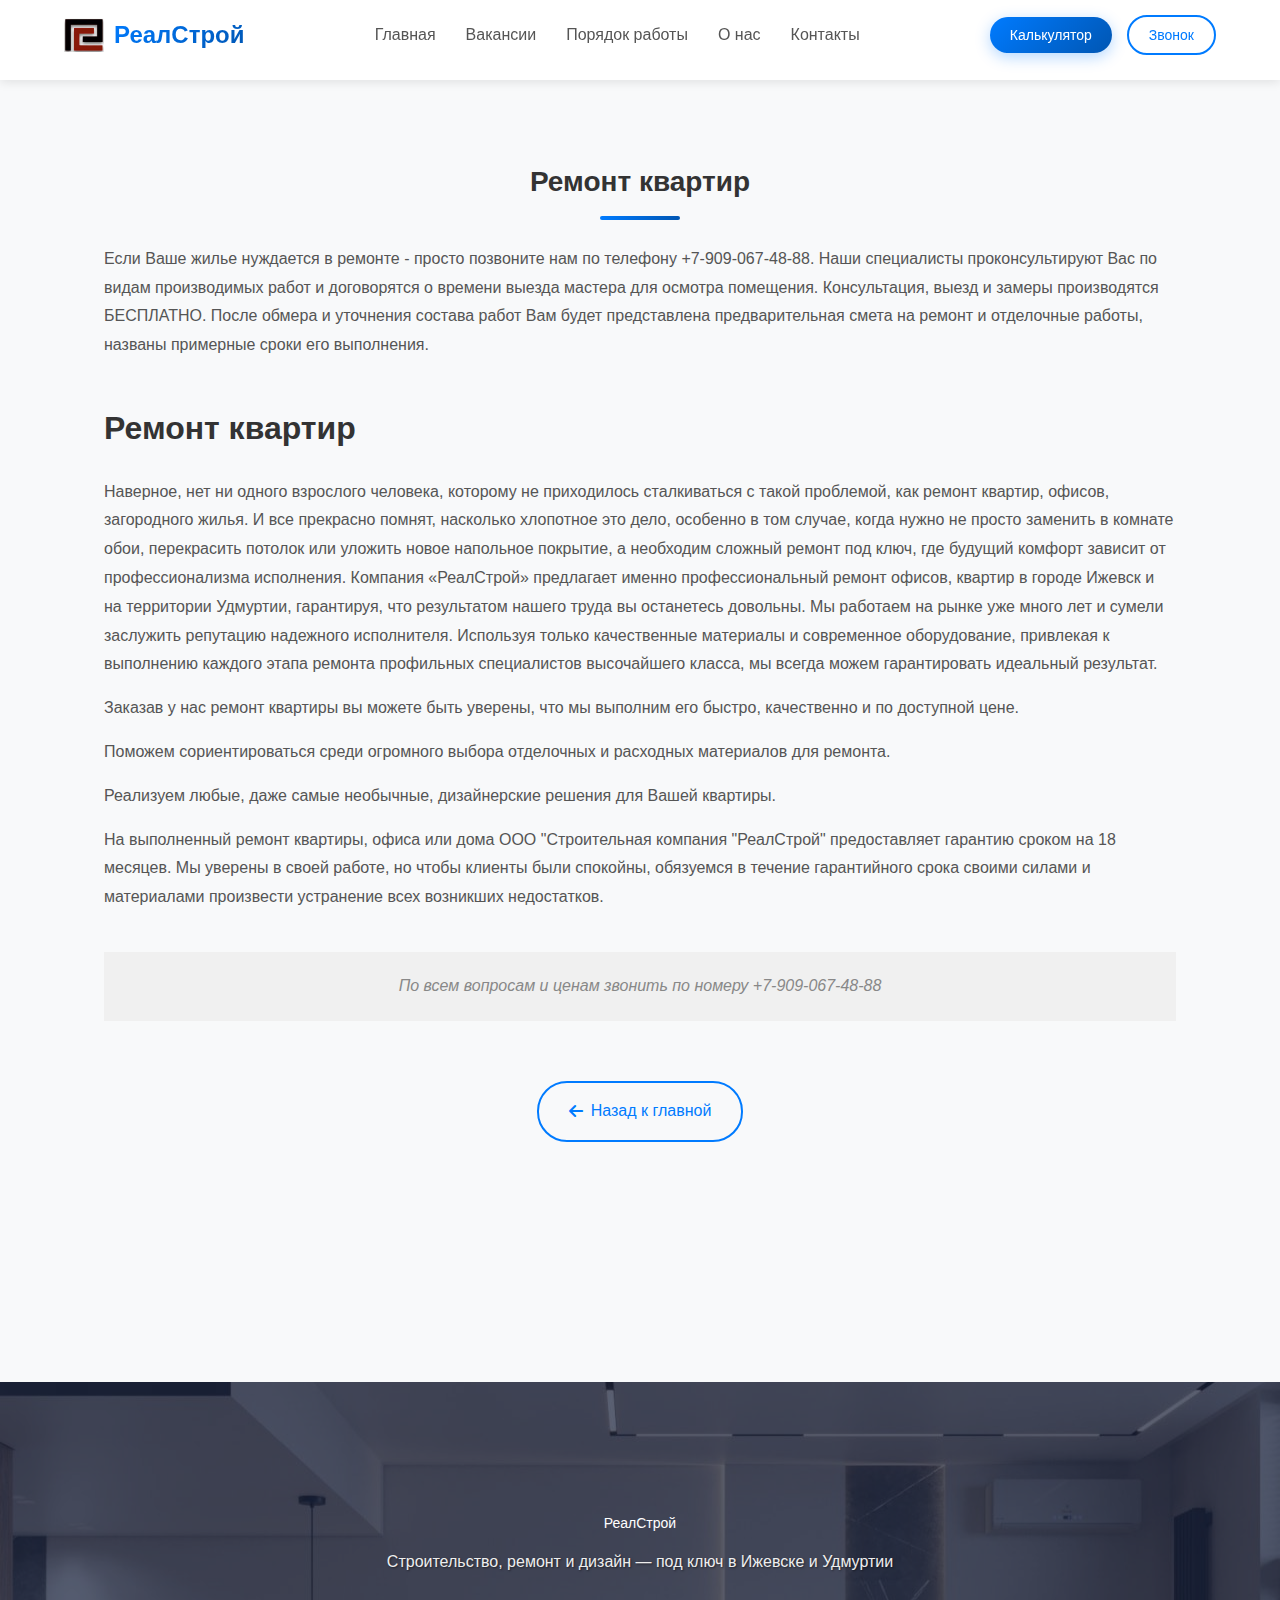
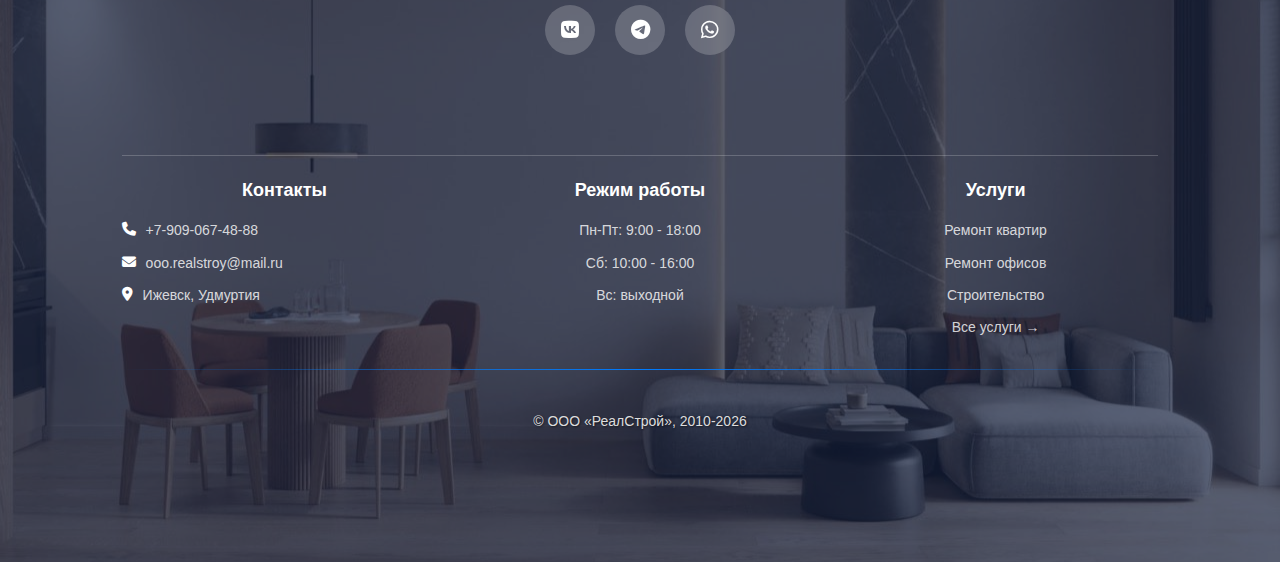
<file: repair-apartments.html>
<!DOCTYPE html>
<html lang="ru">
<head>
    <meta charset="UTF-8">
    <meta name="viewport" content="width=device-width, initial-scale=1.0">
    <title>Дизайн интерьеров — РеалСтрой Ижевск</title>
    <link rel="stylesheet" href="css/style.css">
    <link rel="stylesheet" href="https://cdnjs.cloudflare.com/ajax/libs/font-awesome/6.5.0/css/all.min.css">
</head>
<body>
        <!-- Мобильная шапка -->
<div class="mobile-header" id="mobileHeader">
    <div class="mobile-logo">
            <a href="/" class="logo-link">
            <img src="img/logo/logo.jpg" alt="Логотип РеалСтрой" class="logo-img">
    </a>
        <span>РеалСтрой</span>
    </div>
    
    <button class="mobile-menu-btn" id="mobileMenuBtn">
        <i class="fas fa-bars"></i>
    </button>
</div>
    <!-- Мобильное меню -->
<div class="mobile-menu-overlay" id="mobileMenuOverlay"></div>
<div class="mobile-menu" id="mobileMenu">
    <button class="mobile-menu-close" id="mobileMenuClose">
        <i class="fas fa-times"></i>
    </button>
    <nav class="mobile-nav">
        <a href="index.html" class="active">
            <i class="fas fa-home"></i> Главная
        </a>
        <a href="vacancies.html">
            <i class="fas fa-briefcase"></i> Вакансии
        </a>
        <a href="index.html#order-process">
            <i class="fas fa-list-ol"></i> Порядок работы
        </a>
        <a href="index.html#about-section">
            <i class="fas fa-info-circle"></i> О нас
        </a>
        <a href="contact.html">
            <i class="fas fa-map-marker-alt"></i> Контакты
        </a>
    </nav>
    
    <div class="mobile-actions">
        <a href="tel:+79090674888" class="mobile-phone">
            <i class="fas fa-phone-alt"></i> +7 909-067-48-88
        </a>
        
        <div class="mobile-buttons">
            <button class="mobile-btn mobile-btn-calc" onclick="openCalculator()">
                <i class="fas fa-calculator"></i> Калькулятор
            </button>
            <button class="mobile-btn mobile-btn-call" onclick="openCallForm()">
                <i class="fas fa-phone-alt"></i> Заказать звонок
            </button>
        </div>
    </div>
</div>

<div class="new-header">
  <div class="new-logo">РеалСтрой</div>
  <div class="new-actions">
    <button class="new-btn new-btn-calc" onclick="openCalculator()">Калькулятор</button>
    <button class="new-btn new-btn-call" onclick="openCallForm()">Звонок</button>
  </div>
</div>
    <!-- Верхний баннер -->
    <div class="top-banner" id="topBanner">
        <div class="banner-text">🏗️ Бесплатная консультация и расчет стоимости строительства — звоните прямо сейчас!</div>
        <div class="banner-phones">
            <a href="tel:+79090674888">+7 909-067-48-88</a>
        </div>
    </div>

    <!-- Шапка -->
    <!-- Главная шапка -->
    <header class="main-header" id="mainHeader">
        <div class="logo">
    <a href="/" class="logo-link">
    <img src="img/logo/logo.jpg" alt="Логотип РеалСтрой" class="logo-img">
    </a>
    <span class="logo-text">РеалСтрой</span>
</div>
                    <nav class="nav-menu">
            <a href="index.html">Главная</a>
            <a href="vacancies.html">Вакансии</a>
            <!-- Изменена ссылка для якоря -->
            <a href="index.html#order-process">Порядок работы</a>
            <a href="index.html#about-section">О нас</a>
            <a href="contact.html">Контакты</a>
        </nav>
        <div class="header-actions">
            <button class="btn-calc" onclick="openCalculator()">Калькулятор</button>
            <button class="btn-call" onclick="openCallForm()">Звонок</button>
        </div>
    </header>



    <!-- Контент страницы -->
    <main class="service-page">
        <h1 class="section-title">Ремонт квартир</h1>
        
        <div class="service-content">
            <p>Если Ваше жилье нуждается в ремонте - просто позвоните нам по телефону +7-909-067-48-88. Наши специалисты проконсультируют Вас по видам производимых работ и договорятся о времени выезда мастера для осмотра помещения. Консультация, выезд и замеры производятся БЕСПЛАТНО. После обмера и уточнения состава работ Вам будет представлена предварительная смета на ремонт и отделочные работы, названы примерные сроки его выполнения.</p>
            
            <h2>Ремонт квартир</h2>
            <p>Наверное, нет ни одного взрослого человека, которому не приходилось сталкиваться с такой проблемой, как ремонт квартир, офисов, загородного жилья. И все прекрасно помнят, насколько хлопотное это дело, особенно в том случае, когда нужно не просто заменить в комнате обои, перекрасить потолок или уложить новое напольное покрытие, а необходим сложный ремонт под ключ, где будущий комфорт зависит от профессионализма исполнения. Компания «РеалСтрой» предлагает именно профессиональный ремонт офисов, квартир в городе Ижевск и на территории Удмуртии, гарантируя, что результатом нашего труда вы останетесь довольны. Мы работаем на рынке уже много лет и сумели заслужить репутацию надежного исполнителя. Используя только качественные материалы и современное оборудование, привлекая к выполнению каждого этапа ремонта профильных специалистов высочайшего класса, мы всегда можем гарантировать идеальный результат.</p>
            
            <p>Заказав у нас ремонт квартиры вы можете быть уверены, что мы выполним его быстро, качественно и по доступной цене.</p>
            
            <p>Поможем сориентироваться среди огромного выбора отделочных и расходных материалов для ремонта.</p>
            
            <p>Реализуем любые, даже самые необычные, дизайнерские решения для Вашей квартиры.</p>
            
            <p>На выполненный ремонт квартиры, офиса или дома ООО "Строительная компания "РеалСтрой" предоставляет гарантию сроком на 18 месяцев. Мы уверены в своей работе, но чтобы клиенты были спокойны, обязуемся в течение гарантийного срока своими силами и материалами произвести устранение всех возникших недостатков.</p>
            
                        <div class="gallery-placeholder">
                <div class="placeholder">По всем вопросам и ценам звонить по номеру +7-909-067-48-88</div>
            </div>
        <div class="back-btn">
            <a href="index.html" class="btn btn-outline"><i class="fas fa-arrow-left"></i> Назад к главной</a>
        </div>
        
    </main>

     <!-- Футер -->
   <footer class="footer">
    <div class="footer-background">
        <div class="footer-overlay"></div>
    </div>
    <div class="footer-content">
        <div class="footer-main">
            <div class="footer-logo">РеалСтрой</div>
            <p>Строительство, ремонт и дизайн — под ключ в Ижевске и Удмуртии</p>
            <div class="social-icons">
                <a href="#" class="social-icon"><i class="fab fa-vk"></i></a>
                <a href="#" class="social-icon"><i class="fab fa-telegram"></i></a>
                <a href="#" class="social-icon"><i class="fab fa-whatsapp"></i></a>
            </div>
        </div>
        
        <!-- Добавленная информация в столбик -->
        <div class="footer-info-grid" style="display: grid; grid-template-columns: repeat(auto-fit, minmax(200px, 1fr)); gap: 30px; margin-top: 30px; padding-top: 20px; border-top: 1px solid rgba(255,255,255,0.2);">
            <!-- Контакты -->
            <div class="footer-column">
                <h4 style="color: white; margin: 0 0 15px 0; font-size: 18px;">Контакты</h4>
                <div style="display: flex; align-items: flex-start; margin-bottom: 10px;">
                    <i class="fas fa-phone" style="color: white; margin-right: 10px; margin-top: 3px;"></i>
                    <div>
                        <p style="color: rgba(255,255,255,0.8); margin: 0;">
                            <a href="tel:+79090674888" style="color: rgba(255,255,255,0.8); text-decoration: none;">+7-909-067-48-88</a>
                        </p>
                    </div>
                </div>
                <div style="display: flex; align-items: flex-start; margin-bottom: 10px;">
                    <i class="fas fa-envelope" style="color: white; margin-right: 10px; margin-top: 3px;"></i>
                    <div>
                        <p style="color: rgba(255,255,255,0.8); margin: 0;">
                            <a href="mailto:ooo.realstroy@mail.ru" style="color: rgba(255,255,255,0.8); text-decoration: none;">ooo.realstroy@mail.ru</a>
                        </p>
                    </div>
                </div>
                <div style="display: flex; align-items: flex-start;">
                    <i class="fas fa-map-marker-alt" style="color: white; margin-right: 10px; margin-top: 3px;"></i>
                    <p style="color: rgba(255,255,255,0.8); margin: 0;">Ижевск, Удмуртия</p>
                </div>
            </div>
            
            <!-- Режим работы -->
            <div class="footer-column">
                <h4 style="color: white; margin: 0 0 15px 0; font-size: 18px;">Режим работы</h4>
                <p style="color: rgba(255,255,255,0.8); margin: 0 0 10px 0;">Пн-Пт: 9:00 - 18:00</p>
                <p style="color: rgba(255,255,255,0.8); margin: 0 0 10px 0;">Сб: 10:00 - 16:00</p>
                <p style="color: rgba(255,255,255,0.8); margin: 0;">Вс: выходной</p>
            </div>
            
            <!-- Услуги -->
            <div class="footer-column">
                <h4 style="color: white; margin: 0 0 15px 0; font-size: 18px;">Услуги</h4>
                <p style="color: rgba(255,255,255,0.8); margin: 0 0 10px 0;">Ремонт квартир</p>
                <p style="color: rgba(255,255,255,0.8); margin: 0 0 10px 0;">Ремонт офисов</p>
                <p style="color: rgba(255,255,255,0.8); margin: 0 0 10px 0;">Строительство</p>
                <p style="color: rgba(255,255,255,0.8); margin: 0;"><a href="all-services.html" style="color: rgba(255,255,255,0.8); text-decoration: none;">Все услуги →</a></p>
            </div>
        </div>
        
        <div class="footer-bottom">
            <div class="footer-divider"></div>
            <div class="footer-copyright">
                <p>&copy; ООО «РеалСтрой», 2010-2026</p>
            </div>
        </div>
    </div>
</footer>

    <!-- Убираем index.js с этой страницы, чтобы не было ошибок -->
    <script src="js/index.js"></script>
        <!-- Модальное окно формы звонка -->
    <div class="modal" id="callModal">
        <div class="modal-content">
            <div class="modal-header">
                <h2>Заказать звонок</h2>
                <span class="close" onclick="closeCallForm()">&times;</span>
            </div>
            <div class="modal-body">
                <form id="callForm" action="https://formspree.io/f/xdaakdnl" method="POST"> <!-- Изменено -->
                    <div class="form-group">
                        <label for="callName">Имя *</label>
                        <input type="text" id="callName" name="name" required placeholder="Введите ваше имя">
                    </div>
                    <div class="form-group">
                        <label for="callPhone">Телефон *</label>
                        <input type="tel" id="callPhone" name="phone" required placeholder="Введите ваш телефон">
                    </div>
                    <div class="form-group">
                        <label for="callMessage">Дополнительное сообщение</label>
                        <textarea id="callMessage" name="message" rows="4" placeholder="Расскажите подробнее о ваших пожеланиях..."></textarea>
                    </div>
                    <button type="submit" class="submit-btn">Отправить заявку</button>
                </form>
            </div>
        </div>
    </div>

    <!-- Калькулятор -->
    <div class="calculator-modal" id="calculatorModal">
        <div class="calculator-content">
            <div class="calculator-header">
                <h2 class="calculator-title">Калькулятор стоимости строительства</h2>
                <button class="close-calculator" onclick="closeCalculator()">&times;</button>
            </div>
            <div class="calculator-form">
                <div class="form-group">
                    <label class="form-label">Выберите услугу</label>
                    <select id="serviceType" class="form-control" onchange="updateService()">
                        <option value="">— Выберите услугу —</option>
                        <option value="repair-apartment">Косметический ремонт</option>
                        <option value="euro-repair">Улучшенный ремонт</option>
                        <option value="office-repair">Высококачественный ремонт</option>
                    </select>
                </div>

                <div id="areaSection" class="form-group" style="display:none;">
                    <label class="form-label">Площадь / Длина / Кол-во (м²/м/шт)</label>
                    <input type="number" id="area" class="form-control" placeholder="Введите площадь или длину" oninput="calculatePrice()">
                </div>

                <div id="materialSection" class="form-group" style="display:none;">
                    <label class="form-label">Выберите материал</label>
                    <div class="options-grid" id="materialOptions"></div>
                </div>

                <div id="additionalServices" class="form-group" style="display:none;">
                    <label class="form-label">Дополнительные услуги</label>
                    <div class="checkbox-group" id="serviceList"></div>
                </div>

                <div class="result-box">
                    <p>Итоговая стоимость:</p>
                    <div class="result-price" id="resultPrice">0 ₽</div>
                    <p class="result-note">Цена рассчитана на основе выбранных параметров. Окончательная стоимость будет уточнена после выезда специалиста.</p>
                </div>

                <div class="calculator-buttons">
                    <button class="btn-large btn-outline" onclick="closeCalculator()">Закрыть</button>
                    <a href="contact.html" class="btn-large btn-blue">Заказать звонок</a>
                </div>
            </div>
        </div>
    </div>
</body>
</html>
</file>
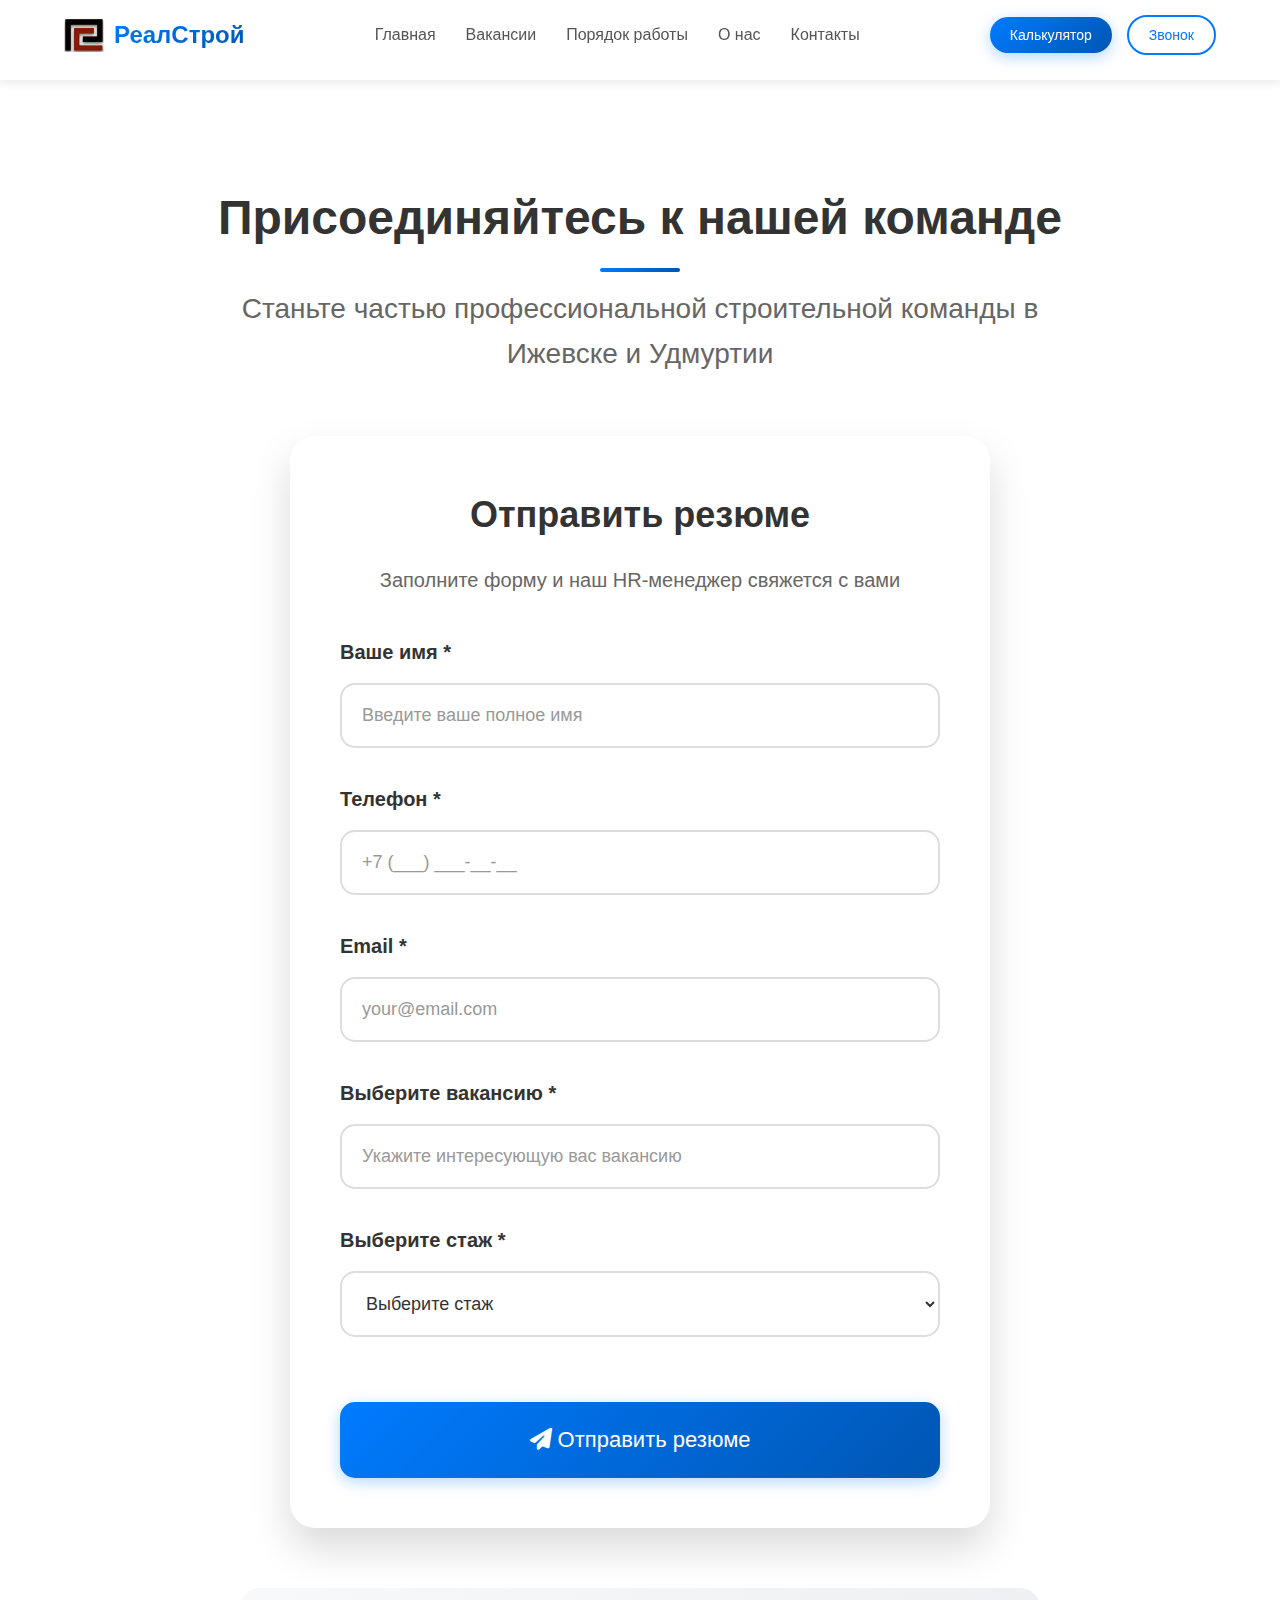
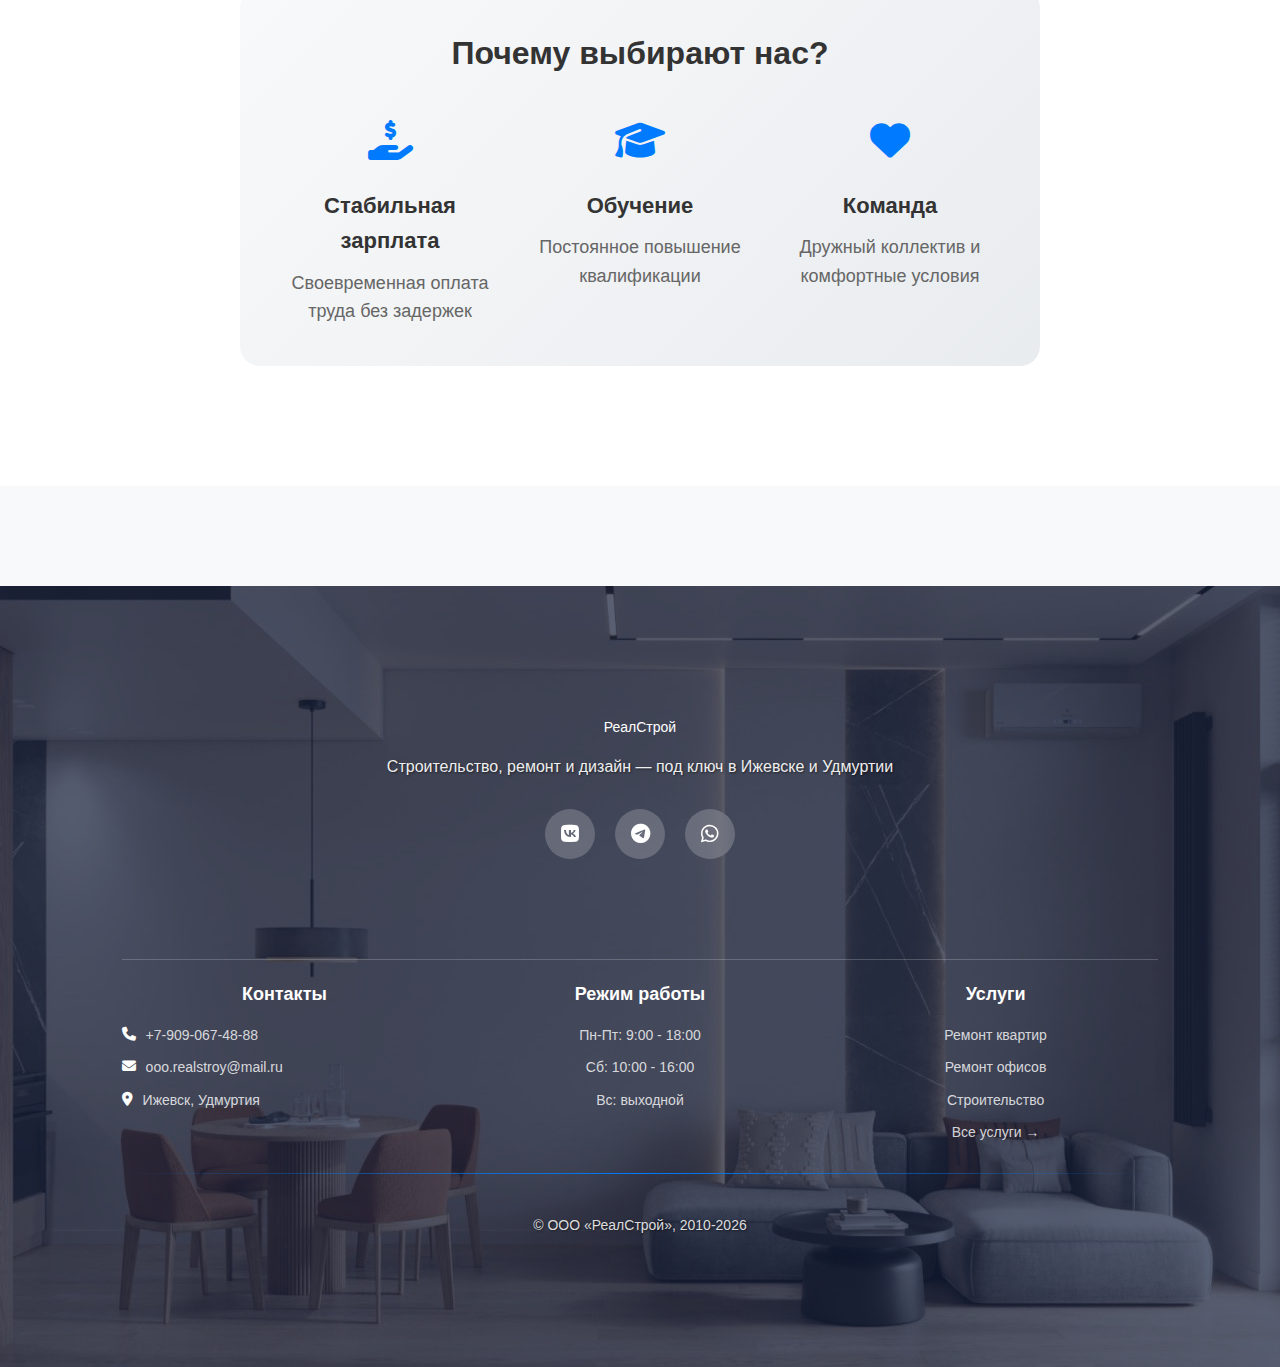
<file: vacancies.html>
<!DOCTYPE html>
<html lang="ru">
<head>
    <meta charset="UTF-8">
    <meta name="viewport" content="width=device-width, initial-scale=1.0">
    <title>Вакансии — РеалСтрой Ижевск</title>
    <link rel="stylesheet" href="css/style.css">
    <link rel="stylesheet" href="https://cdnjs.cloudflare.com/ajax/libs/font-awesome/6.5.0/css/all.min.css">
</head>
<body>
    <!-- Мобильная шапка -->
<div class="mobile-header" id="mobileHeader">
    <div class="mobile-logo">
        <a href="/" class="logo-link">
        <img src="img/logo/logo.jpg" alt="Логотип РеалСтрой" class="logo-img">
        </a>
        <span>РеалСтрой</span>
    </div>
    
    <button class="mobile-menu-btn" id="mobileMenuBtn">
        <i class="fas fa-bars"></i>
    </button>
</div>

<!-- Мобильное меню -->
<div class="mobile-menu-overlay" id="mobileMenuOverlay"></div>
<div class="mobile-menu" id="mobileMenu">
    <button class="mobile-menu-close" id="mobileMenuClose">
        <i class="fas fa-times"></i>
    </button>
    <nav class="mobile-nav">
        <a href="index.html" class="active">
            <i class="fas fa-home"></i> Главная
        </a>
        <a href="vacancies.html">
            <i class="fas fa-briefcase"></i> Вакансии
        </a>
        <a href="index.html#order-process">
            <i class="fas fa-list-ol"></i> Порядок работы
        </a>
        <a href="index.html#about-section">
            <i class="fas fa-info-circle"></i> О нас
        </a>
        <a href="contact.html">
            <i class="fas fa-map-marker-alt"></i> Контакты
        </a>
    </nav>
    
    <div class="mobile-actions">
        <a href="tel:+79090674888" class="mobile-phone">
            <i class="fas fa-phone-alt"></i> +7 909-067-48-88
        </a>
        
        <div class="mobile-buttons">
            <button class="mobile-btn mobile-btn-calc" onclick="openCalculator()">
                <i class="fas fa-calculator"></i> Калькулятор
            </button>
            <button class="mobile-btn mobile-btn-call" onclick="openCallForm()">
                <i class="fas fa-phone-alt"></i> Заказать звонок
            </button>
        </div>
    </div>
</div>

<div class="new-header">
  <div class="new-logo">РеалСтрой</div>
  <div class="new-actions">
    <button class="new-btn new-btn-calc" onclick="openCalculator()">Калькулятор</button>
    <button class="new-btn new-btn-call" onclick="openCallForm()">Звонок</button>
  </div>
</div>
    <!-- Верхний баннер -->
    <div class="top-banner" id="topBanner">
        <div class="banner-text">🏗️ Бесплатная консультация и расчет стоимости строительства — звоните прямо сейчас!</div>
        <div class="banner-phones">
            <a href="tel:+79090674888">+7 909-067-48-88</a>
        </div>
    </div>

    <!-- Главная шапка -->
    <header class="main-header" id="mainHeader">
        <div class="logo">
            <a href="/" class="logo-link">
            <img src="img/logo/logo.jpg" alt="Логотип РеалСтрой" class="logo-img">
    </a>
    <span class="logo-text">РеалСтрой</span>
</div>
            <nav class="nav-menu">
            <a href="index.html">Главная</a>
            <a href="vacancies.html">Вакансии</a>
            <!-- Изменена ссылка для якоря -->
            <a href="index.html#order-process">Порядок работы</a>
            <a href="index.html#about-section">О нас</a>
            <a href="contact.html">Контакты</a>
        </nav>
        <div class="header-actions">
            <button class="btn-calc" onclick="openCalculator()">Калькулятор</button>
            <button class="btn-call" onclick="openCallForm()">Звонок</button>
        </div>
    </header>


    <!-- Контент страницы -->
    <main class="contact-section" style="padding: 120px 5%;">
        <div style="text-align: center; margin-bottom: 60px;">
            <h1 class="section-title" style="font-size: 48px; margin-bottom: 30px;">Присоединяйтесь к нашей команде</h1>
            <p style="font-size: 28px; color: #666; max-width: 800px; margin: 0 auto; line-height: 1.6;">
                Станьте частью профессиональной строительной команды в Ижевске и Удмуртии
            </p>
        </div>
        
        <div class="contact-content" style="justify-content: center; max-width: 700px; margin: 0 auto;">
            <div class="contact-form" style="width: 100%; padding: 50px; background: white; border-radius: 25px; box-shadow: 0 20px 40px rgba(0,0,0,0.15);">
                <div style="text-align: center; margin-bottom: 40px;">
                    <h2 style="font-size: 36px; color: #333; margin-bottom: 20px;">Отправить резюме</h2>
                    <p style="font-size: 20px; color: #666;">Заполните форму и наш HR-менеджер свяжется с вами</p>
                </div>
                
                <form id="vacancyForm">
                    <div class="form-field">
                        <label style="font-size: 20px; font-weight: 600; color: #333; margin-bottom: 15px; display: block;">Ваше имя *</label>
                        <input type="text" name="name" placeholder="Введите ваше полное имя" required style="font-size: 18px; padding: 20px; border-radius: 15px; border: 2px solid #ddd;">
                    </div>
                    
                    <div class="form-field">
                        <label style="font-size: 20px; font-weight: 600; color: #333; margin-bottom: 15px; display: block;">Телефон *</label>
                        <input type="tel" name="phone" placeholder="+7 (___) ___-__-__" required style="font-size: 18px; padding: 20px; border-radius: 15px; border: 2px solid #ddd;">
                    </div>
                    
                    <div class="form-field">
                        <label style="font-size: 20px; font-weight: 600; color: #333; margin-bottom: 15px; display: block;">Email *</label>
                        <input type="email" name="email" placeholder="your@email.com" required style="font-size: 18px; padding: 20px; border-radius: 15px; border: 2px solid #ddd;">
                    </div>
                    
                    <div class="form-field">
                        <label style="font-size: 20px; font-weight: 600; color: #333; margin-bottom: 15px; display: block;">Выберите вакансию *</label>
                         <input type="tel" name="phone" placeholder="Укажите интересующую вас вакансию" required style="font-size: 18px; padding: 20px; border-radius: 15px; border: 2px solid #ddd;">
                    </div>
                    <div class="form-field">
                        <label style="font-size: 20px; font-weight: 600; color: #333; margin-bottom: 15px; display: block;">Выберите стаж *</label>
                        <select name="position" class="form-control" required style="font-size: 18px; padding: 20px; border-radius: 15px; border: 2px solid #ddd; background: white;">
                            <option value="">Выберите стаж</option>
                            <option value="Мастер строительных работ">1 год</option>
                            <option value="Прораб">2 года</option>
                            <option value="Инженер ПТО">3 года</option>
                            <option value="Разнорабочий">4 года</option>
                            <option value="Другая">5 лет или более </option>
                        </select>
                    </div>
                    <button type="submit" class="submit-btn" style="font-size: 22px; padding: 25px 50px; margin-top: 30px; width: 100%; border-radius: 15px;">
                        <i class="fas fa-paper-plane"></i> Отправить резюме
                    </button>
                </form>
            </div>
        </div>
        
        <div style="text-align: center; margin-top: 60px; padding: 40px; background: linear-gradient(135deg, #f8f9fa, #e9ecef); border-radius: 20px; max-width: 800px; margin: 60px auto 0;">
            <h3 style="font-size: 32px; color: #333; margin-bottom: 20px;">Почему выбирают нас?</h3>
            <div style="display: flex; flex-wrap: wrap; justify-content: center; gap: 30px; margin-top: 30px;">
                <div style="flex: 1; min-width: 200px; text-align: center;">
                    <div style="font-size: 40px; color: #007bff; margin-bottom: 15px;">
                        <i class="fas fa-hand-holding-usd"></i>
                    </div>
                    <h4 style="font-size: 22px; color: #333; margin-bottom: 10px;">Стабильная зарплата</h4>
                    <p style="font-size: 18px; color: #666;">Своевременная оплата труда без задержек</p>
                </div>
                <div style="flex: 1; min-width: 200px; text-align: center;">
                    <div style="font-size: 40px; color: #007bff; margin-bottom: 15px;">
                        <i class="fas fa-graduation-cap"></i>
                    </div>
                    <h4 style="font-size: 22px; color: #333; margin-bottom: 10px;">Обучение</h4>
                    <p style="font-size: 18px; color: #666;">Постоянное повышение квалификации</p>
                </div>
                <div style="flex: 1; min-width: 200px; text-align: center;">
                    <div style="font-size: 40px; color: #007bff; margin-bottom: 15px;">
                        <i class="fas fa-heart"></i>
                    </div>
                    <h4 style="font-size: 22px; color: #333; margin-bottom: 10px;">Команда</h4>
                    <p style="font-size: 18px; color: #666;">Дружный коллектив и комфортные условия</p>
                </div>
            </div>
        </div>
    </main>

     <!-- Футер -->
   <footer class="footer">
    <div class="footer-background">
        <div class="footer-overlay"></div>
    </div>
    <div class="footer-content">
        <div class="footer-main">
            <div class="footer-logo">РеалСтрой</div>
            <p>Строительство, ремонт и дизайн — под ключ в Ижевске и Удмуртии</p>
            <div class="social-icons">
                <a href="#" class="social-icon"><i class="fab fa-vk"></i></a>
                <a href="#" class="social-icon"><i class="fab fa-telegram"></i></a>
                <a href="#" class="social-icon"><i class="fab fa-whatsapp"></i></a>
            </div>
        </div>
        
        <!-- Добавленная информация в столбик -->
        <div class="footer-info-grid" style="display: grid; grid-template-columns: repeat(auto-fit, minmax(200px, 1fr)); gap: 30px; margin-top: 30px; padding-top: 20px; border-top: 1px solid rgba(255,255,255,0.2);">
            <!-- Контакты -->
            <div class="footer-column">
                <h4 style="color: white; margin: 0 0 15px 0; font-size: 18px;">Контакты</h4>
                <div style="display: flex; align-items: flex-start; margin-bottom: 10px;">
                    <i class="fas fa-phone" style="color: white; margin-right: 10px; margin-top: 3px;"></i>
                    <div>
                        <p style="color: rgba(255,255,255,0.8); margin: 0;">
                            <a href="tel:+79090674888" style="color: rgba(255,255,255,0.8); text-decoration: none;">+7-909-067-48-88</a>
                        </p>
                    </div>
                </div>
                <div style="display: flex; align-items: flex-start; margin-bottom: 10px;">
                    <i class="fas fa-envelope" style="color: white; margin-right: 10px; margin-top: 3px;"></i>
                    <div>
                        <p style="color: rgba(255,255,255,0.8); margin: 0;">
                            <a href="mailto:ooo.realstroy@mail.ru" style="color: rgba(255,255,255,0.8); text-decoration: none;">ooo.realstroy@mail.ru</a>
                        </p>
                    </div>
                </div>
                <div style="display: flex; align-items: flex-start;">
                    <i class="fas fa-map-marker-alt" style="color: white; margin-right: 10px; margin-top: 3px;"></i>
                    <p style="color: rgba(255,255,255,0.8); margin: 0;">Ижевск, Удмуртия</p>
                </div>
            </div>
            
            <!-- Режим работы -->
            <div class="footer-column">
                <h4 style="color: white; margin: 0 0 15px 0; font-size: 18px;">Режим работы</h4>
                <p style="color: rgba(255,255,255,0.8); margin: 0 0 10px 0;">Пн-Пт: 9:00 - 18:00</p>
                <p style="color: rgba(255,255,255,0.8); margin: 0 0 10px 0;">Сб: 10:00 - 16:00</p>
                <p style="color: rgba(255,255,255,0.8); margin: 0;">Вс: выходной</p>
            </div>
            
            <!-- Услуги -->
            <div class="footer-column">
                <h4 style="color: white; margin: 0 0 15px 0; font-size: 18px;">Услуги</h4>
                <p style="color: rgba(255,255,255,0.8); margin: 0 0 10px 0;">Ремонт квартир</p>
                <p style="color: rgba(255,255,255,0.8); margin: 0 0 10px 0;">Ремонт офисов</p>
                <p style="color: rgba(255,255,255,0.8); margin: 0 0 10px 0;">Строительство</p>
                <p style="color: rgba(255,255,255,0.8); margin: 0;"><a href="all-services.html" style="color: rgba(255,255,255,0.8); text-decoration: none;">Все услуги →</a></p>
            </div>
        </div>
        
        <div class="footer-bottom">
            <div class="footer-divider"></div>
            <div class="footer-copyright">
                <p>&copy; ООО «РеалСтрой», 2010-2026</p>
            </div>
        </div>
    </div>
</footer>

    <script src="js/index.js"></script>
    <script>
        // Обработка отправки формы вакансий
        document.getElementById('vacancyForm')?.addEventListener('submit', function(e) {
            e.preventDefault();
            
            const submitBtn = this.querySelector('.submit-btn');
            const originalHTML = submitBtn.innerHTML;
            submitBtn.innerHTML = '<i class="fas fa-spinner fa-spin"></i> Отправка...';
            submitBtn.disabled = true;

            // Имитация отправки (в реальном проекте замените на fetch или Formspree)
            setTimeout(() => {
                submitBtn.innerHTML = '<i class="fas fa-check"></i> Резюме успешно отправлено!';
                submitBtn.style.background = 'linear-gradient(135deg, #10b981, #059669)';
                
                setTimeout(() => {
                    this.reset();
                    submitBtn.innerHTML = originalHTML + ' Отправить резюме';
                    submitBtn.disabled = false;
                    submitBtn.style.background = '';
                }, 3000);
            }, 2000);
        });
    </script>
    <!-- Модальное окно формы звонка -->
    <div class="modal" id="callModal">
        <div class="modal-content">
            <div class="modal-header">
                <h2>Заказать звонок</h2>
                <span class="close" onclick="closeCallForm()">&times;</span>
            </div>
            <div class="modal-body">
                <form id="callForm" action="https://formspree.io/f/xdaakdnl" method="POST"> <!-- Изменено -->
                    <div class="form-group">
                        <label for="callName">Имя *</label>
                        <input type="text" id="callName" name="name" required placeholder="Введите ваше имя">
                    </div>
                    <div class="form-group">
                        <label for="callPhone">Телефон *</label>
                        <input type="tel" id="callPhone" name="phone" required placeholder="Введите ваш телефон">
                    </div>
                    <div class="form-group">
                        <label for="callMessage">Дополнительное сообщение</label>
                        <textarea id="callMessage" name="message" rows="4" placeholder="Расскажите подробнее о ваших пожеланиях..."></textarea>
                    </div>
                    <button type="submit" class="submit-btn">Отправить заявку</button>
                </form>
            </div>
        </div>
    </div>

    <!-- Калькулятор -->
    <div class="calculator-modal" id="calculatorModal">
        <div class="calculator-content">
            <div class="calculator-header">
                <h2 class="calculator-title">Калькулятор стоимости строительства</h2>
                <button class="close-calculator" onclick="closeCalculator()">&times;</button>
            </div>
            <div class="calculator-form">
                <div class="form-group">
                    <label class="form-label">Выберите услугу</label>
                    <select id="serviceType" class="form-control" onchange="updateService()">
                        <option value="">— Выберите услугу —</option>
                        <option value="repair-apartment">Косметический ремонт</option>
                        <option value="euro-repair">Улучшенный ремонт</option>
                        <option value="office-repair">Высококачественный ремонт</option>
                    </select>
                </div>

                <div id="areaSection" class="form-group" style="display:none;">
                    <label class="form-label">Площадь / Длина / Кол-во (м²/м/шт)</label>
                    <input type="number" id="area" class="form-control" placeholder="Введите площадь или длину" oninput="calculatePrice()">
                </div>

                <div id="materialSection" class="form-group" style="display:none;">
                    <label class="form-label">Выберите материал</label>
                    <div class="options-grid" id="materialOptions"></div>
                </div>

                <div id="additionalServices" class="form-group" style="display:none;">
                    <label class="form-label">Дополнительные услуги</label>
                    <div class="checkbox-group" id="serviceList"></div>
                </div>

                <div class="result-box">
                    <p>Итоговая стоимость:</p>
                    <div class="result-price" id="resultPrice">0 ₽</div>
                    <p class="result-note">Цена рассчитана на основе выбранных параметров. Окончательная стоимость будет уточнена после выезда специалиста.</p>
                </div>

                <div class="calculator-buttons">
                    <button class="btn-large btn-outline" onclick="closeCalculator()">Закрыть</button>
                    <a href="contact.html" class="btn-large btn-blue">Заказать звонок</a>
                </div>
            </div>
        </div>
    </div>
</body>
</html>
</file>
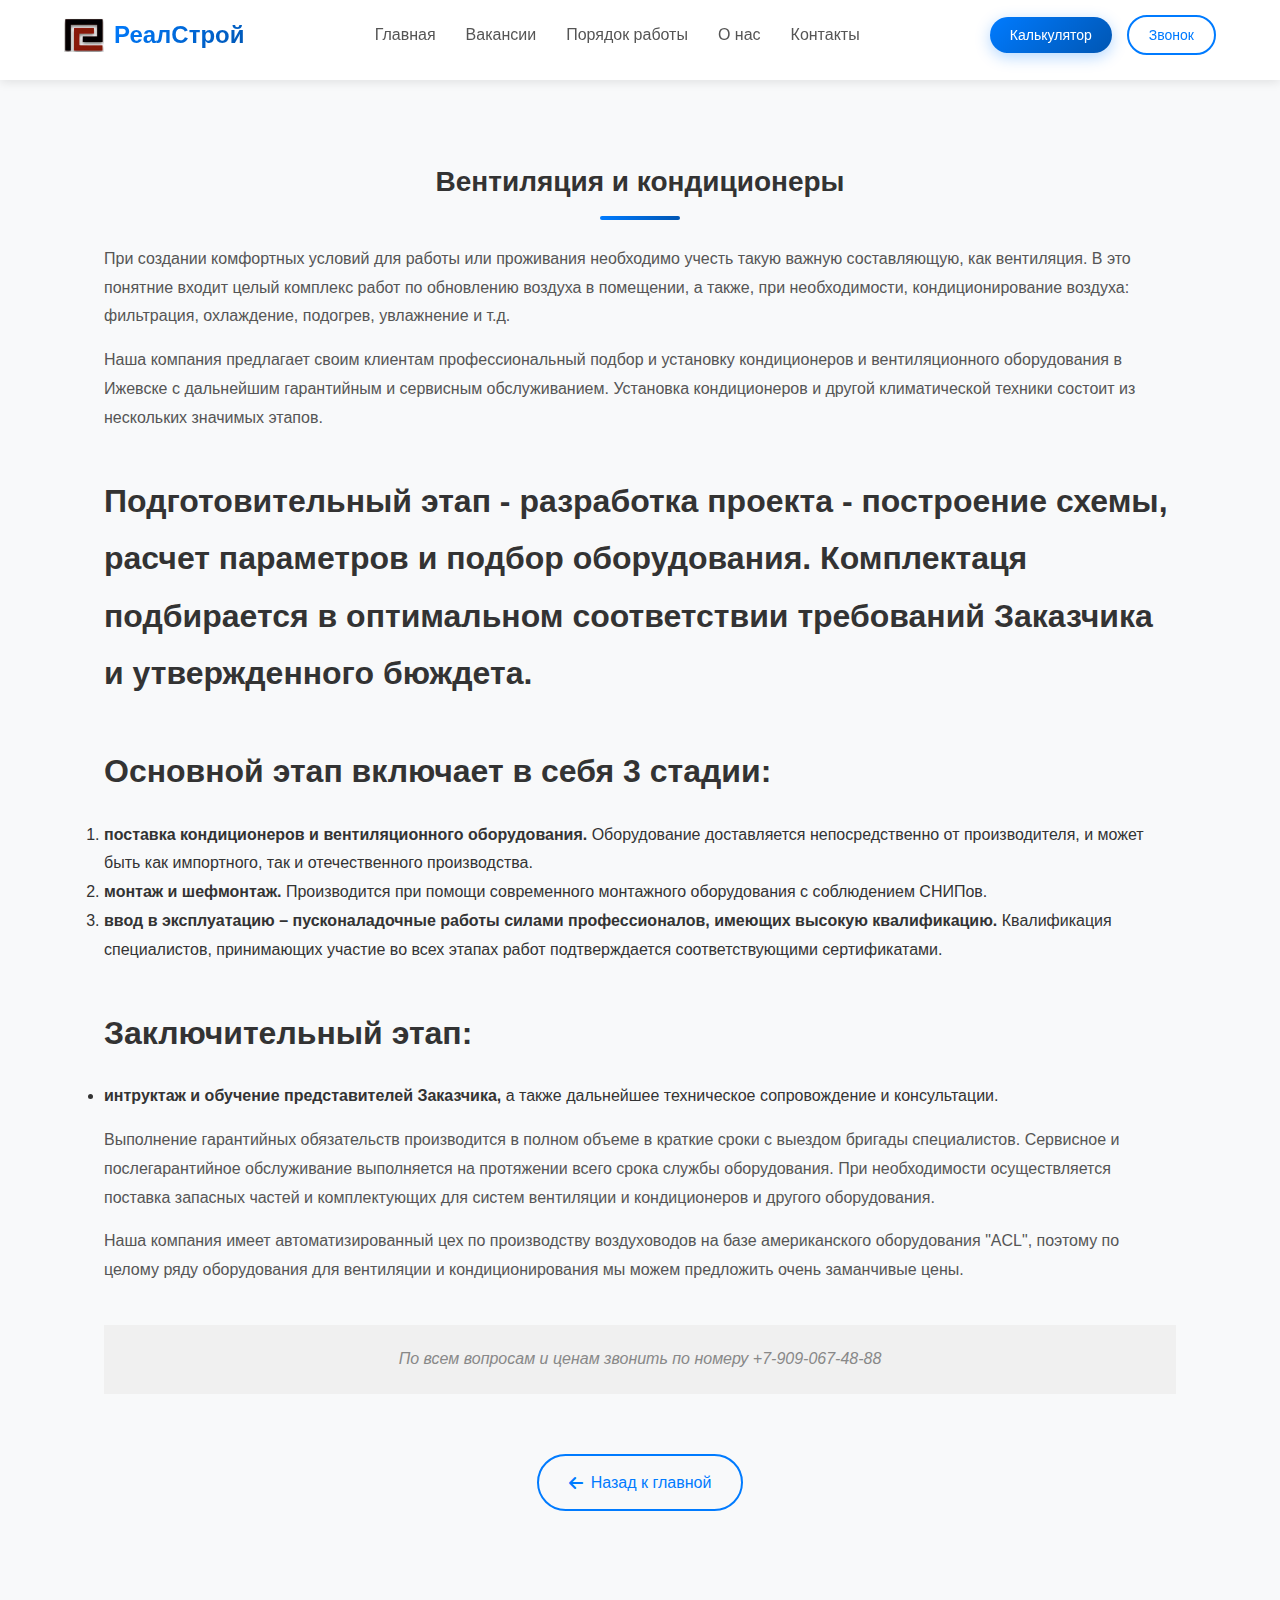
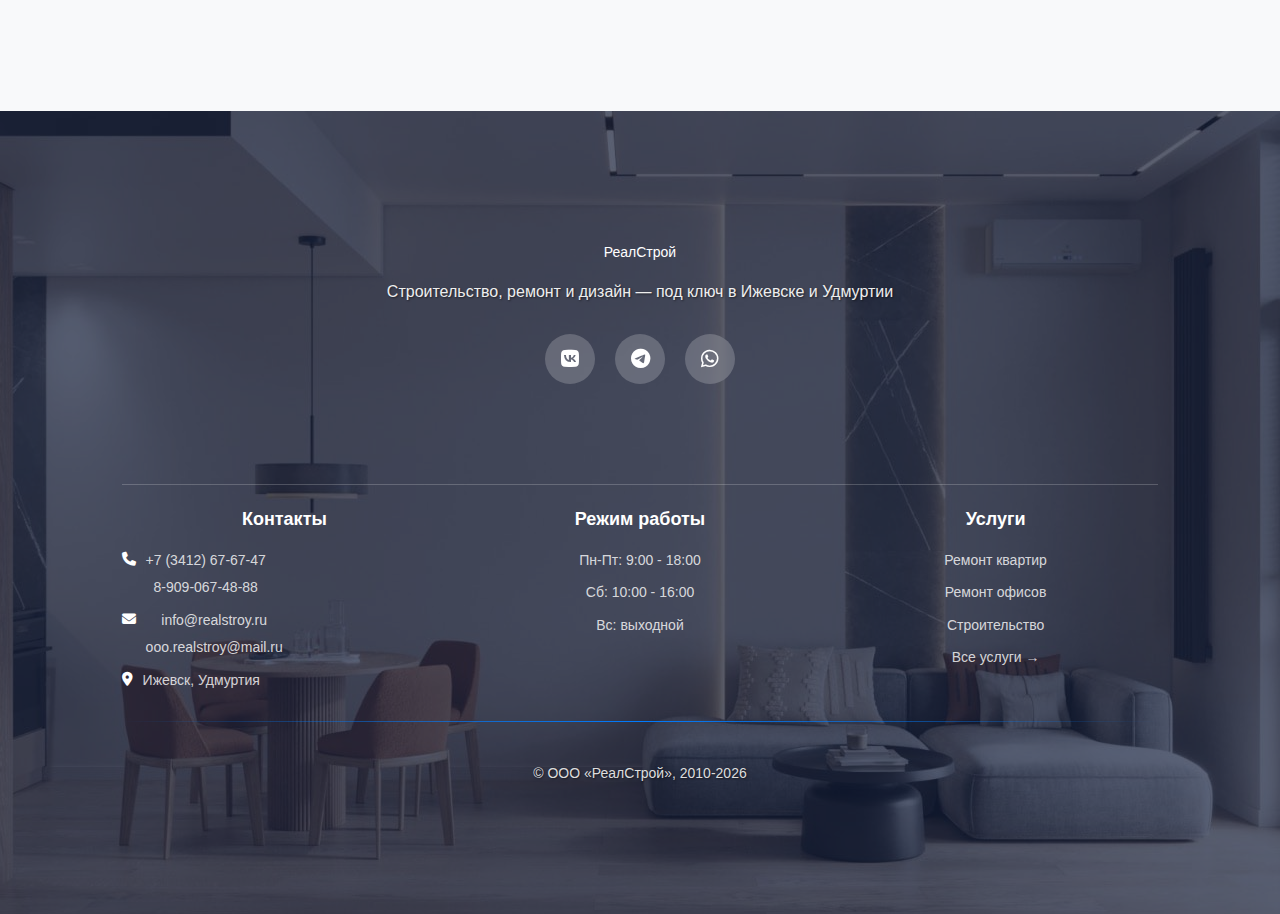
<file: ventilation.html>
<!DOCTYPE html>
<html lang="ru">
<head>
    <meta charset="UTF-8">
    <meta name="viewport" content="width=device-width, initial-scale=1.0">
    <title>Вентиляция и кондиционеры — РеалСтрой Ижевск</title>
    <link rel="stylesheet" href="css/style.css">
    <link rel="stylesheet" href="https://cdnjs.cloudflare.com/ajax/libs/font-awesome/6.5.0/css/all.min.css">
</head>
<body>
    <!-- Мобильная шапка -->
<div class="mobile-header" id="mobileHeader">
    <div class="mobile-logo">
            <a href="/" class="logo-link">
            <img src="img/logo/logo.jpg" alt="Логотип РеалСтрой" class="logo-img">
    </a>
        <span>РеалСтрой</span>
    </div>
    
    <button class="mobile-menu-btn" id="mobileMenuBtn">
        <i class="fas fa-bars"></i>
    </button>
</div>

<!-- Мобильное меню -->
<div class="mobile-menu-overlay" id="mobileMenuOverlay"></div>
<div class="mobile-menu" id="mobileMenu">
    <button class="mobile-menu-close" id="mobileMenuClose">
        <i class="fas fa-times"></i>
    </button>
    <nav class="mobile-nav">
        <a href="index.html" class="active">
            <i class="fas fa-home"></i> Главная
        </a>
        <a href="vacancies.html">
            <i class="fas fa-briefcase"></i> Вакансии
        </a>
        <a href="index.html#order-process">
            <i class="fas fa-list-ol"></i> Порядок работы
        </a>
        <a href="index.html#about-section">
            <i class="fas fa-info-circle"></i> О нас
        </a>
        <a href="contact.html">
            <i class="fas fa-map-marker-alt"></i> Контакты
        </a>
    </nav>
    
    <div class="mobile-actions">
        <a href="tel:+79090674888" class="mobile-phone">
            <i class="fas fa-phone-alt"></i> +7 909-067-48-88
        </a>
        
        <div class="mobile-buttons">
            <button class="mobile-btn mobile-btn-calc" onclick="openCalculator()">
                <i class="fas fa-calculator"></i> Калькулятор
            </button>
            <button class="mobile-btn mobile-btn-call" onclick="openCallForm()">
                <i class="fas fa-phone-alt"></i> Заказать звонок
            </button>
        </div>
    </div>
</div>

<div class="new-header">
  <div class="new-logo">РеалСтрой</div>
  <div class="new-actions">
    <button class="new-btn new-btn-calc" onclick="openCalculator()">Калькулятор</button>
    <button class="new-btn new-btn-call" onclick="openCallForm()">Звонок</button>
  </div>
</div>
    <!-- Верхний баннер -->
    <div class="top-banner" id="topBanner">
        <div class="banner-text">🏗️ Бесплатная консультация и расчет стоимости строительства — звоните прямо сейчас!</div>
        <div class="banner-phones">
            <a href="tel:+73412676747">+7 (3412) 67-67-47</a>
            <a href="tel:+79090674888">+7 909-067-48-88</a>
        </div>
    </div>

    <!-- Шапка -->
    <!-- Главная шапка -->
    <header class="main-header" id="mainHeader">
        <div class="logo">
    <a href="/" class="logo-link">
    <img src="img/logo/logo.jpg" alt="Логотип РеалСтрой" class="logo-img">
    </a>
    <span class="logo-text">РеалСтрой</span>
</div>
        <nav class="nav-menu">
            <a href="index.html">Главная</a>
            <a href="vacancies.html">Вакансии</a>
            <!-- Изменена ссылка для якоря -->
            <a href="index.html#order-process">Порядок работы</a>
            <a href="index.html#about-section">О нас</a>
            <a href="contact.html">Контакты</a>
        </nav>
        <div class="header-actions">
            <button class="btn-calc" onclick="openCalculator()">Калькулятор</button>
            <button class="btn-call" onclick="openCallForm()">Звонок</button>
        </div>
    </header>

    <!-- Контент страницы -->
    <main class="service-page">
        <h1 class="section-title">Вентиляция и кондиционеры</h1>
        
        <div class="service-content">
            <p>При создании комфортных условий для работы или проживания необходимо учесть такую важную составляющую, как вентиляция. В это понятние входит целый комплекс работ по обновлению воздуха в помещении, а также, при необходимости, кондиционирование воздуха: фильтрация, охлаждение, подогрев, увлажнение и т.д.</p>
            
            <p>Наша компания предлагает своим клиентам профессиональный подбор и установку кондиционеров и вентиляционного оборудования в Ижевске с дальнейшим гарантийным и сервисным обслуживанием. Установка кондиционеров и другой климатической техники состоит из нескольких значимых этапов.</p>
            
            <h2>Подготовительный этап - разработка проекта - построение схемы, расчет параметров и подбор оборудования. Комплектаця подбирается в оптимальном соответствии требований Заказчика и утвержденного бюждета.</h2>
            
            <h2>Основной этап включает в себя 3 стадии:</h2>
            <ol>
                <li><strong>поставка кондиционеров и вентиляционного оборудования.</strong> Оборудование доставляется непосредственно от производителя, и может быть как импортного, так и отечественного производства.</li>
                <li><strong>монтаж и шефмонтаж.</strong> Производится при помощи современного монтажного оборудования с соблюдением СНИПов.</li>
                <li><strong>ввод в эксплуатацию – пусконаладочные работы силами профессионалов, имеющих высокую квалификацию.</strong> Квалификация специалистов, принимающих участие во всех этапах работ подтверждается соответствующими сертификатами.</li>
            </ol>
            
            <h2>Заключительный этап:</h2>
            <ul>
                <li><strong>интруктаж и обучение представителей Заказчика,</strong> а также дальнейшее техническое сопровождение и консультации.</li>
            </ul>
            
            <p>Выполнение гарантийных обязательств производится в полном объеме в краткие сроки с выездом бригады специалистов. Сервисное и послегарантийное обслуживание выполняется на протяжении всего срока службы оборудования. При необходимости осуществляется поставка запасных частей и комплектующих для систем вентиляции и кондиционеров и другого оборудования.</p>
            
            <p>Наша компания имеет автоматизированный цех по производству воздуховодов на базе американского оборудования "ACL", поэтому по целому ряду оборудования для вентиляции и кондиционирования мы можем предложить очень заманчивые цены.</p>
            
            <div class="gallery-placeholder">
                <div class="placeholder">По всем вопросам и ценам звонить по номеру +7-909-067-48-88</div>
            </div>
        </div>

        <div class="back-btn">
            <a href="index.html" class="btn btn-outline"><i class="fas fa-arrow-left"></i> Назад к главной</a>
        </div>
    </main>

     <!-- Футер -->
   <footer class="footer">
    <div class="footer-background">
        <div class="footer-overlay"></div>
    </div>
    <div class="footer-content">
        <div class="footer-main">
            <div class="footer-logo">РеалСтрой</div>
            <p>Строительство, ремонт и дизайн — под ключ в Ижевске и Удмуртии</p>
            <div class="social-icons">
                <a href="#" class="social-icon"><i class="fab fa-vk"></i></a>
                <a href="#" class="social-icon"><i class="fab fa-telegram"></i></a>
                <a href="#" class="social-icon"><i class="fab fa-whatsapp"></i></a>
            </div>
        </div>
        
        <!-- Добавленная информация в столбик -->
        <div class="footer-info-grid" style="display: grid; grid-template-columns: repeat(auto-fit, minmax(200px, 1fr)); gap: 30px; margin-top: 30px; padding-top: 20px; border-top: 1px solid rgba(255,255,255,0.2);">
            <!-- Контакты -->
            <div class="footer-column">
                <h4 style="color: white; margin: 0 0 15px 0; font-size: 18px;">Контакты</h4>
                <div style="display: flex; align-items: flex-start; margin-bottom: 10px;">
                    <i class="fas fa-phone" style="color: white; margin-right: 10px; margin-top: 3px;"></i>
                    <div>
                        <p style="color: rgba(255,255,255,0.8); margin: 0 0 5px 0;">
                            <a href="tel:+73412676747" style="color: rgba(255,255,255,0.8); text-decoration: none;">+7 (3412) 67-67-47</a>
                        </p>
                        <p style="color: rgba(255,255,255,0.8); margin: 0;">
                            <a href="tel:+79090674888" style="color: rgba(255,255,255,0.8); text-decoration: none;">8-909-067-48-88</a>
                        </p>
                    </div>
                </div>
                <div style="display: flex; align-items: flex-start; margin-bottom: 10px;">
                    <i class="fas fa-envelope" style="color: white; margin-right: 10px; margin-top: 3px;"></i>
                    <div>
                        <p style="color: rgba(255,255,255,0.8); margin: 0 0 5px 0;">
                            <a href="mailto:info@realstroy.ru" style="color: rgba(255,255,255,0.8); text-decoration: none;">info@realstroy.ru</a>
                        </p>
                        <p style="color: rgba(255,255,255,0.8); margin: 0;">
                            <a href="mailto:ooo.realstroy@mail.ru" style="color: rgba(255,255,255,0.8); text-decoration: none;">ooo.realstroy@mail.ru</a>
                        </p>
                    </div>
                </div>
                <div style="display: flex; align-items: flex-start;">
                    <i class="fas fa-map-marker-alt" style="color: white; margin-right: 10px; margin-top: 3px;"></i>
                    <p style="color: rgba(255,255,255,0.8); margin: 0;">Ижевск, Удмуртия</p>
                </div>
            </div>
            
            <!-- Режим работы -->
            <div class="footer-column">
                <h4 style="color: white; margin: 0 0 15px 0; font-size: 18px;">Режим работы</h4>
                <p style="color: rgba(255,255,255,0.8); margin: 0 0 10px 0;">Пн-Пт: 9:00 - 18:00</p>
                <p style="color: rgba(255,255,255,0.8); margin: 0 0 10px 0;">Сб: 10:00 - 16:00</p>
                <p style="color: rgba(255,255,255,0.8); margin: 0;">Вс: выходной</p>
            </div>
            
            <!-- Услуги -->
            <div class="footer-column">
                <h4 style="color: white; margin: 0 0 15px 0; font-size: 18px;">Услуги</h4>
                <p style="color: rgba(255,255,255,0.8); margin: 0 0 10px 0;">Ремонт квартир</p>
                <p style="color: rgba(255,255,255,0.8); margin: 0 0 10px 0;">Ремонт офисов</p>
                <p style="color: rgba(255,255,255,0.8); margin: 0 0 10px 0;">Строительство</p>
                <p style="color: rgba(255,255,255,0.8); margin: 0;"><a href="all-services.html" style="color: rgba(255,255,255,0.8); text-decoration: none;">Все услуги →</a></p>
            </div>
        </div>
        
        <div class="footer-bottom">
            <div class="footer-divider"></div>
            <div class="footer-copyright">
                <p>&copy; ООО «РеалСтрой», 2010-2026</p>
            </div>
        </div>
    </div>
</footer>

    <script src="js/index.js"></script>
        <!-- Модальное окно формы звонка -->
    <div class="modal" id="callModal">
        <div class="modal-content">
            <div class="modal-header">
                <h2>Заказать звонок</h2>
                <span class="close" onclick="closeCallForm()">&times;</span>
            </div>
            <div class="modal-body">
                <form id="callForm" action="https://formspree.io/f/xdaakdnl" method="POST"> <!-- Изменено -->
                    <div class="form-group">
                        <label for="callName">Имя *</label>
                        <input type="text" id="callName" name="name" required placeholder="Введите ваше имя">
                    </div>
                    <div class="form-group">
                        <label for="callPhone">Телефон *</label>
                        <input type="tel" id="callPhone" name="phone" required placeholder="Введите ваш телефон">
                    </div>
                    <div class="form-group">
                        <label for="callMessage">Дополнительное сообщение</label>
                        <textarea id="callMessage" name="message" rows="4" placeholder="Расскажите подробнее о ваших пожеланиях..."></textarea>
                    </div>
                    <button type="submit" class="submit-btn">Отправить заявку</button>
                </form>
            </div>
        </div>
    </div>

    <!-- Калькулятор -->
    <div class="calculator-modal" id="calculatorModal">
        <div class="calculator-content">
            <div class="calculator-header">
                <h2 class="calculator-title">Калькулятор стоимости строительства</h2>
                <button class="close-calculator" onclick="closeCalculator()">&times;</button>
            </div>
            <div class="calculator-form">
                <div class="form-group">
                    <label class="form-label">Выберите услугу</label>
                    <select id="serviceType" class="form-control" onchange="updateService()">
                        <option value="">— Выберите услугу —</option>
                        <option value="repair-apartment">Косметический ремонт</option>
                        <option value="euro-repair">Улучшенный ремонт</option>
                        <option value="office-repair">Высококачественный ремонт</option>
                    </select>
                </div>

                <div id="areaSection" class="form-group" style="display:none;">
                    <label class="form-label">Площадь / Длина / Кол-во (м²/м/шт)</label>
                    <input type="number" id="area" class="form-control" placeholder="Введите площадь или длину" oninput="calculatePrice()">
                </div>

                <div id="materialSection" class="form-group" style="display:none;">
                    <label class="form-label">Выберите материал</label>
                    <div class="options-grid" id="materialOptions"></div>
                </div>

                <div id="additionalServices" class="form-group" style="display:none;">
                    <label class="form-label">Дополнительные услуги</label>
                    <div class="checkbox-group" id="serviceList"></div>
                </div>

                <div class="result-box">
                    <p>Итоговая стоимость:</p>
                    <div class="result-price" id="resultPrice">0 ₽</div>
                    <p class="result-note">Цена рассчитана на основе выбранных параметров. Окончательная стоимость будет уточнена после выезда специалиста.</p>
                </div>

                <div class="calculator-buttons">
                    <button class="btn-large btn-outline" onclick="closeCalculator()">Закрыть</button>
                    <a href="contact.html" class="btn-large btn-blue">Заказать звонок</a>
                </div>
            </div>
        </div>
    </div>
</body>
</html>
</file>
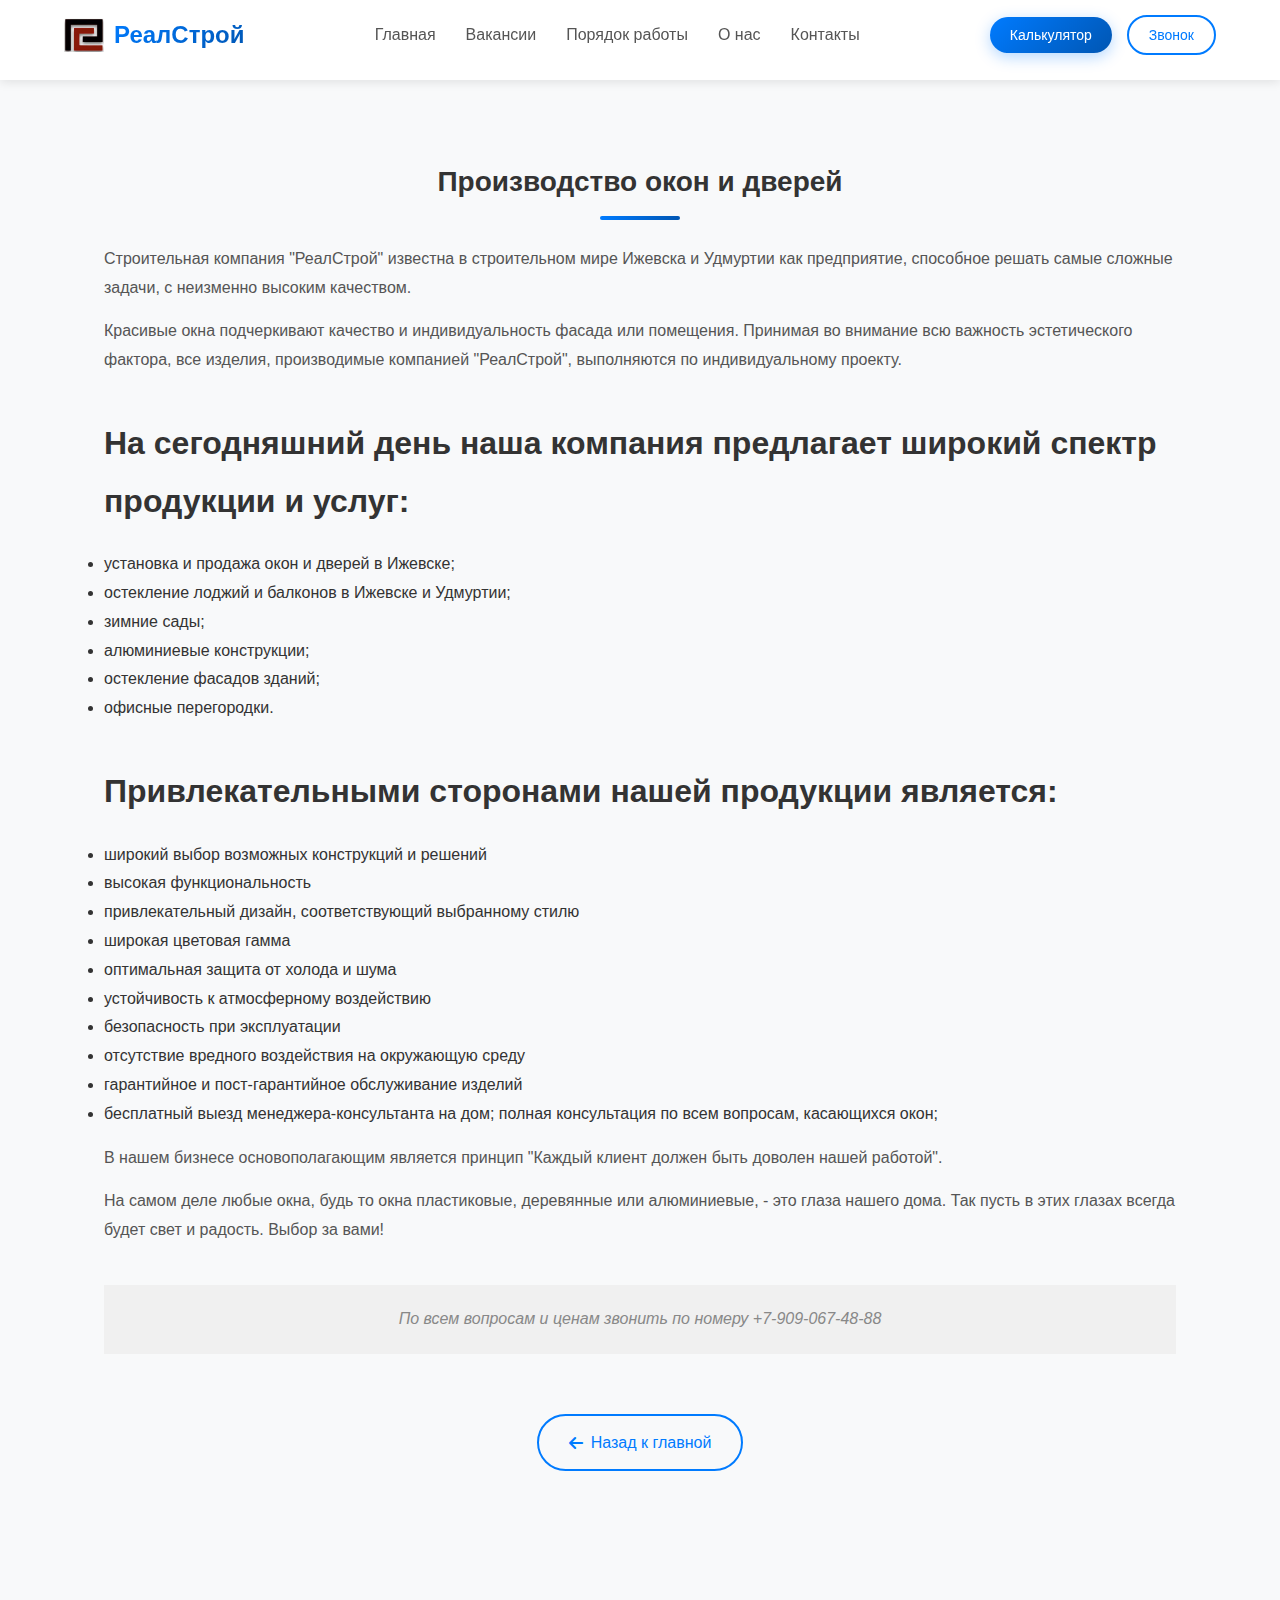
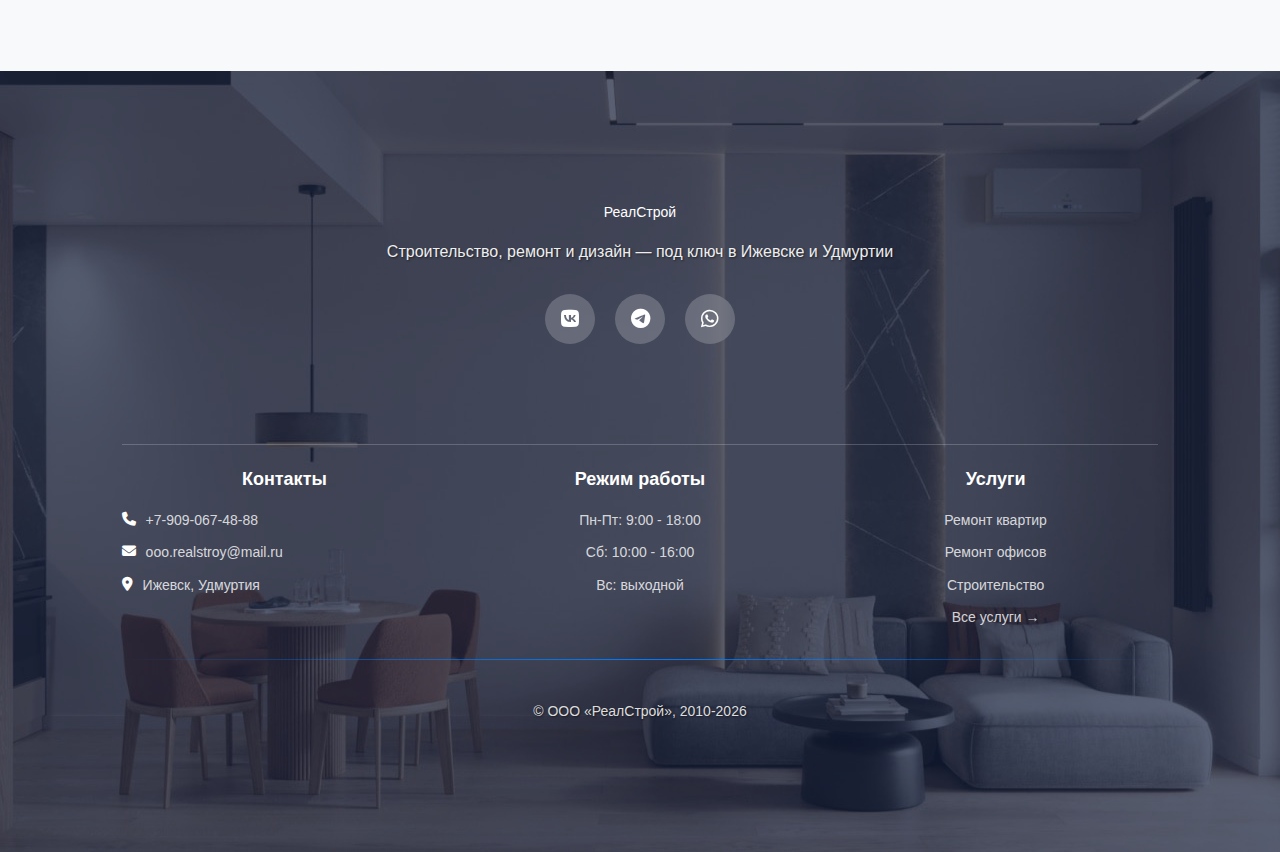
<file: windows.html>
<!DOCTYPE html>
<html lang="ru">
<head>
    <meta charset="UTF-8">
    <meta name="viewport" content="width=device-width, initial-scale=1.0">
    <title>Производство окон и дверей — РеалСтрой Ижевск</title>
    <link rel="stylesheet" href="css/style.css">
    <link rel="stylesheet" href="https://cdnjs.cloudflare.com/ajax/libs/font-awesome/6.5.0/css/all.min.css">
</head>
<body>
    <!-- Мобильная шапка -->
<div class="mobile-header" id="mobileHeader">
    <div class="mobile-logo">
            <a href="/" class="logo-link">
            <img src="img/logo/logo.jpg" alt="Логотип РеалСтрой" class="logo-img">
    </a>
        <span>РеалСтрой</span>
    </div>
    
    <button class="mobile-menu-btn" id="mobileMenuBtn">
        <i class="fas fa-bars"></i>
    </button>
</div>

<!-- Мобильное меню -->
<div class="mobile-menu-overlay" id="mobileMenuOverlay"></div>
<div class="mobile-menu" id="mobileMenu">
    <button class="mobile-menu-close" id="mobileMenuClose">
        <i class="fas fa-times"></i>
    </button>
    <nav class="mobile-nav">
        <a href="index.html" class="active">
            <i class="fas fa-home"></i> Главная
        </a>
        <a href="vacancies.html">
            <i class="fas fa-briefcase"></i> Вакансии
        </a>
        <a href="index.html#order-process">
            <i class="fas fa-list-ol"></i> Порядок работы
        </a>
        <a href="index.html#about-section">
            <i class="fas fa-info-circle"></i> О нас
        </a>
        <a href="contact.html">
            <i class="fas fa-map-marker-alt"></i> Контакты
        </a>
    </nav>
    
    <div class="mobile-actions">
        <a href="tel:+79090674888" class="mobile-phone">
            <i class="fas fa-phone-alt"></i> +7 909-067-48-88
        </a>
        
        <div class="mobile-buttons">
            <button class="mobile-btn mobile-btn-calc" onclick="openCalculator()">
                <i class="fas fa-calculator"></i> Калькулятор
            </button>
            <button class="mobile-btn mobile-btn-call" onclick="openCallForm()">
                <i class="fas fa-phone-alt"></i> Заказать звонок
            </button>
        </div>
    </div>
</div>

<div class="new-header">
  <div class="new-logo">РеалСтрой</div>
  <div class="new-actions">
    <button class="new-btn new-btn-calc" onclick="openCalculator()">Калькулятор</button>
    <button class="new-btn new-btn-call" onclick="openCallForm()">Звонок</button>
  </div>
</div>
<body>
    <!-- Верхний баннер -->
    <div class="top-banner" id="topBanner">
        <div class="banner-text">🏗️ Бесплатная консультация и расчет стоимости строительства — звоните прямо сейчас!</div>
        <div class="banner-phones">
            <a href="tel:+79090674888">+7 909-067-48-88</a>
        </div>
    </div>

    <!-- Шапка -->
    <!-- Главная шапка -->
    <header class="main-header" id="mainHeader">
        <div class="logo">
    <a href="/" class="logo-link">
    <img src="img/logo/logo.jpg" alt="Логотип РеалСтрой" class="logo-img">
    </a>
    <span class="logo-text">РеалСтрой</span>
</div>
                    <nav class="nav-menu">
            <a href="index.html">Главная</a>
            <a href="vacancies.html">Вакансии</a>
            <!-- Изменена ссылка для якоря -->
            <a href="index.html#order-process">Порядок работы</a>
            <a href="index.html#about-section">О нас</a>
            <a href="contact.html">Контакты</a>
        </nav>
        <div class="header-actions">
            <button class="btn-calc" onclick="openCalculator()">Калькулятор</button>
            <button class="btn-call" onclick="openCallForm()">Звонок</button>
        </div>
    </header>
    <!-- Контент страницы -->
    <main class="service-page">
        <h1 class="section-title">Производство окон и дверей</h1>
        
        <div class="service-content">
            <p>Строительная компания "РеалСтрой" известна в строительном мире Ижевска и Удмуртии как предприятие, способное решать самые сложные задачи, с неизменно высоким качеством.</p>
            
            <p>Красивые окна подчеркивают качество и индивидуальность фасада или помещения. Принимая во внимание всю важность эстетического фактора, все изделия, производимые компанией "РеалСтрой", выполняются по индивидуальному проекту.</p>
            
            <h2>На сегодняшний день наша компания предлагает широкий спектр продукции и услуг:</h2>
            <ul>
                <li>установка и продажа окон и дверей в Ижевске;</li>
                <li>остекление лоджий и балконов в Ижевске и Удмуртии;</li>
                <li>зимние сады;</li>
                <li>алюминиевые конструкции;</li>
                <li>остекление фасадов зданий;</li>
                <li>офисные перегородки.</li>
            </ul>
            
            <h2>Привлекательными сторонами нашей продукции является:</h2>
            <ul>
                <li>широкий выбор возможных конструкций и решений</li>
                <li>высокая функциональность</li>
                <li>привлекательный дизайн, соответствующий выбранному стилю</li>
                <li>широкая цветовая гамма</li>
                <li>оптимальная защита от холода и шума</li>
                <li>устойчивость к атмосферному воздействию</li>
                <li>безопасность при эксплуатации</li>
                <li>отсутствие вредного воздействия на окружающую среду</li>
                <li>гарантийное и пост-гарантийное обслуживание изделий</li>
                <li>бесплатный выезд менеджера-консультанта на дом; полная консультация по всем вопросам, касающихся окон;</li>
            </ul>
            
            <p>В нашем бизнесе основополагающим является принцип "Каждый клиент должен быть доволен нашей работой".</p>
            
            <p>На самом деле любые окна, будь то окна пластиковые, деревянные или алюминиевые, - это глаза нашего дома. Так пусть в этих глазах всегда будет свет и радость. Выбор за вами!</p>
            
            <div class="gallery-placeholder">
                <div class="placeholder">По всем вопросам и ценам звонить по номеру +7-909-067-48-88</div>
            </div>
        </div>

        <div class="back-btn">
            <a href="index.html" class="btn btn-outline"><i class="fas fa-arrow-left"></i> Назад к главной</a>
        </div>
    </main>

    <!-- Футер -->
   <footer class="footer">
    <div class="footer-background">
        <div class="footer-overlay"></div>
    </div>
    <div class="footer-content">
        <div class="footer-main">
            <div class="footer-logo">РеалСтрой</div>
            <p>Строительство, ремонт и дизайн — под ключ в Ижевске и Удмуртии</p>
            <div class="social-icons">
                <a href="#" class="social-icon"><i class="fab fa-vk"></i></a>
                <a href="#" class="social-icon"><i class="fab fa-telegram"></i></a>
                <a href="#" class="social-icon"><i class="fab fa-whatsapp"></i></a>
            </div>
        </div>
        
        <!-- Добавленная информация в столбик -->
        <div class="footer-info-grid" style="display: grid; grid-template-columns: repeat(auto-fit, minmax(200px, 1fr)); gap: 30px; margin-top: 30px; padding-top: 20px; border-top: 1px solid rgba(255,255,255,0.2);">
            <!-- Контакты -->
            <div class="footer-column">
                <h4 style="color: white; margin: 0 0 15px 0; font-size: 18px;">Контакты</h4>
                <div style="display: flex; align-items: flex-start; margin-bottom: 10px;">
                    <i class="fas fa-phone" style="color: white; margin-right: 10px; margin-top: 3px;"></i>
                    <div>
                        <p style="color: rgba(255,255,255,0.8); margin: 0;">
                            <a href="tel:+79090674888" style="color: rgba(255,255,255,0.8); text-decoration: none;">+7-909-067-48-88</a>
                        </p>
                    </div>
                </div>
                <div style="display: flex; align-items: flex-start; margin-bottom: 10px;">
                    <i class="fas fa-envelope" style="color: white; margin-right: 10px; margin-top: 3px;"></i>
                    <div>
                        <p style="color: rgba(255,255,255,0.8); margin: 0;">
                            <a href="mailto:ooo.realstroy@mail.ru" style="color: rgba(255,255,255,0.8); text-decoration: none;">ooo.realstroy@mail.ru</a>
                        </p>
                    </div>
                </div>
                <div style="display: flex; align-items: flex-start;">
                    <i class="fas fa-map-marker-alt" style="color: white; margin-right: 10px; margin-top: 3px;"></i>
                    <p style="color: rgba(255,255,255,0.8); margin: 0;">Ижевск, Удмуртия</p>
                </div>
            </div>
            
            <!-- Режим работы -->
            <div class="footer-column">
                <h4 style="color: white; margin: 0 0 15px 0; font-size: 18px;">Режим работы</h4>
                <p style="color: rgba(255,255,255,0.8); margin: 0 0 10px 0;">Пн-Пт: 9:00 - 18:00</p>
                <p style="color: rgba(255,255,255,0.8); margin: 0 0 10px 0;">Сб: 10:00 - 16:00</p>
                <p style="color: rgba(255,255,255,0.8); margin: 0;">Вс: выходной</p>
            </div>
            
            <!-- Услуги -->
            <div class="footer-column">
                <h4 style="color: white; margin: 0 0 15px 0; font-size: 18px;">Услуги</h4>
                <p style="color: rgba(255,255,255,0.8); margin: 0 0 10px 0;">Ремонт квартир</p>
                <p style="color: rgba(255,255,255,0.8); margin: 0 0 10px 0;">Ремонт офисов</p>
                <p style="color: rgba(255,255,255,0.8); margin: 0 0 10px 0;">Строительство</p>
                <p style="color: rgba(255,255,255,0.8); margin: 0;"><a href="all-services.html" style="color: rgba(255,255,255,0.8); text-decoration: none;">Все услуги →</a></p>
            </div>
        </div>
        
        <div class="footer-bottom">
            <div class="footer-divider"></div>
            <div class="footer-copyright">
                <p>&copy; ООО «РеалСтрой», 2010-2026</p>
            </div>
        </div>
    </div>
</footer>
    <script src="js/index.js"></script>
        <!-- Модальное окно формы звонка -->
    <div class="modal" id="callModal">
        <div class="modal-content">
            <div class="modal-header">
                <h2>Заказать звонок</h2>
                <span class="close" onclick="closeCallForm()">&times;</span>
            </div>
            <div class="modal-body">
                <form id="callForm" action="https://formspree.io/f/xdaakdnl" method="POST"> <!-- Изменено -->
                    <div class="form-group">
                        <label for="callName">Имя *</label>
                        <input type="text" id="callName" name="name" required placeholder="Введите ваше имя">
                    </div>
                    <div class="form-group">
                        <label for="callPhone">Телефон *</label>
                        <input type="tel" id="callPhone" name="phone" required placeholder="Введите ваш телефон">
                    </div>
                    <div class="form-group">
                        <label for="callMessage">Дополнительное сообщение</label>
                        <textarea id="callMessage" name="message" rows="4" placeholder="Расскажите подробнее о ваших пожеланиях..."></textarea>
                    </div>
                    <button type="submit" class="submit-btn">Отправить заявку</button>
                </form>
            </div>
        </div>
    </div>

    <!-- Калькулятор -->
    <div class="calculator-modal" id="calculatorModal">
        <div class="calculator-content">
            <div class="calculator-header">
                <h2 class="calculator-title">Калькулятор стоимости строительства</h2>
                <button class="close-calculator" onclick="closeCalculator()">&times;</button>
            </div>
            <div class="calculator-form">
                <div class="form-group">
                    <label class="form-label">Выберите услугу</label>
                    <select id="serviceType" class="form-control" onchange="updateService()">
                        <option value="">— Выберите услугу —</option>
                        <option value="repair-apartment">Косметический ремонт</option>
                        <option value="euro-repair">Улучшенный ремонт</option>
                        <option value="office-repair">Высококачественный ремонт</option>
                    </select>
                </div>

                <div id="areaSection" class="form-group" style="display:none;">
                    <label class="form-label">Площадь / Длина / Кол-во (м²/м/шт)</label>
                    <input type="number" id="area" class="form-control" placeholder="Введите площадь или длину" oninput="calculatePrice()">
                </div>

                <div id="materialSection" class="form-group" style="display:none;">
                    <label class="form-label">Выберите материал</label>
                    <div class="options-grid" id="materialOptions"></div>
                </div>

                <div id="additionalServices" class="form-group" style="display:none;">
                    <label class="form-label">Дополнительные услуги</label>
                    <div class="checkbox-group" id="serviceList"></div>
                </div>

                <div class="result-box">
                    <p>Итоговая стоимость:</p>
                    <div class="result-price" id="resultPrice">0 ₽</div>
                    <p class="result-note">Цена рассчитана на основе выбранных параметров. Окончательная стоимость будет уточнена после выезда специалиста.</p>
                </div>

                <div class="calculator-buttons">
                    <button class="btn-large btn-outline" onclick="closeCalculator()">Закрыть</button>
                    <a href="contact.html" class="btn-large btn-blue">Заказать звонок</a>
                </div>
            </div>
        </div>
    </div>
</body>
</html>
</file>
<file: css/style.css>
* {
    margin: 0;
    padding: 0;
    box-sizing: border-box;
    font-family: 'Arial', sans-serif;
}

body {
    background-color: #f8f9fa;
    color: #333;
    line-height: 1.6;
    overflow-x: hidden;
}

/* Верхний баннер */
.top-banner {
    height: 60px;
    background-color: #f1f3f4;
    display: flex;
    align-items: center;
    justify-content: space-between; /* Распределяем текст по центру, телефоны — справа */
    width: 100%;
    border-bottom: 1px solid #e9ecef;
    transition: transform 0.3s ease, opacity 0.3s ease;
    position: fixed;
    top: 0;
    left: 0;
    z-index: 100;
    font-size: 14px;
    font-weight: 500;
    color: #555;
    padding: 0 5%; /* Отступы по бокам */
    box-sizing: border-box;
}

.banner-text {
    text-align: center;
    flex: 1; /* Занимает всё пространство между телефонами */
    margin: 0 20px;
}

.banner-phones {
    display: flex;
    flex-direction: column;
    gap: 2px;
    align-items: flex-end;
    font-weight: 600;
    color: #007bff;
    text-decoration: none;
    white-space: nowrap;
}

.banner-phones a {
    color: #007bff;
    text-decoration: none;
    font-size: 13px;
    transition: color 0.2s;
}

.banner-phones a:hover {
    color: #0056b3;
    text-decoration: underline;
}
@media (max-width: 768px) {
    .top-banner {
        flex-direction: column;
        height: auto;
        padding: 8px 3%;
        justify-content: center;
        gap: 6px;
    }

    .banner-text {
        text-align: center;
        margin: 0;
        font-size: 13px;
    }

    .banner-phones {
        flex-direction: row;
        gap: 12px;
        align-items: center;
        justify-content: center;
        margin-top: 4px;
    }

    .banner-phones a {
        font-size: 12px;
    }
}

/* Главная шапка */
.main-header {
    position: fixed;
    top: 0;
    left: 0;
    width: 100%;
    height: 80px;
    background-color: white;
    display: flex;
    align-items: center;
    padding: 0 5%;
    justify-content: space-between;
    z-index: 1000;
    transform: translateY(-100%);
    opacity: 0;
    box-shadow: 0 2px 10px rgba(0,0,0,0.1);
    transition: transform 0.4s cubic-bezier(0.25, 0.46, 0.45, 0.94), opacity 0.4s cubic-bezier(0.25, 0.46, 0.45, 0.94);
}

.main-header.visible {
    transform: translateY(0);
    opacity: 1;
}

.logo {
    font-size: 24px;
    font-weight: bold;
    color: #333;
    display: flex;
    align-items: center;
    gap: 8px;
}

.logo span {
    background: linear-gradient(135deg, #007bff, #0056b3);
    -webkit-background-clip: text;
    -webkit-text-fill-color: transparent;
}

.nav-menu {
    display: flex;
    gap: 30px;
}

.nav-menu a {
    text-decoration: none;
    color: #555;
    font-weight: 500;
    transition: color 0.3s;
    position: relative;
}

.nav-menu a:hover {
    color: #007bff;
}

.nav-menu a::after {
    content: '';
    position: absolute;
    bottom: -5px;
    left: 0;
    width: 0;
    height: 2px;
    background-color: #007bff;
    transition: width 0.3s ease;
}

.nav-menu a:hover::after {
    width: 100%;
}

/* Стили для выпадающего меню */
.dropdown {
    position: relative;
    display: inline-block;
}

.dropdown-content {
    display: none;
    position: absolute;
    background-color: #f9f9f9;
    min-width: 200px;
    box-shadow: 0px 8px 16px 0px rgba(0,0,0,0.2);
    z-index: 1;
    border-radius: 5px;
    padding: 10px 0;
}

.dropdown-content a {
    color: black;
    padding: 12px 16px;
    text-decoration: none;
    display: block;
    transition: background-color 0.3s;
}

.dropdown-content a:hover {
    background-color: #f1f1f1;
}

.dropdown:hover .dropdown-content {
    display: block;
}

.dropdown:hover .dropbtn {
    color: #007bff;
}

.header-actions {
    display: flex;
    gap: 15px;
    align-items: center;
}

.btn-calc,
.btn-call {
    padding: 10px 20px;
    border-radius: 30px;
    font-size: 14px;
    font-weight: 500;
    cursor: pointer;
    border: none;
}

.btn-calc {
    background: linear-gradient(135deg, #007bff, #0056b3);
    color: white;
    box-shadow: 0 4px 15px rgba(0, 123, 255, 0.3);
}

.btn-calc:hover {
    background: linear-gradient(135deg, #0056b3, #003d82);
    transform: translateY(-2px);
    box-shadow: 0 8px 25px rgba(0, 123, 255, 0.4);
}

.btn-call {
    background-color: transparent;
    color: #007bff;
    border: 2px solid #007bff;
}

.btn-call:hover {
    background-color: #007bff;
    color: white;
}

/* Главный контейнер SPA */
.spa-container {
    min-height: 100vh;
    margin-top: 80px;
    padding-bottom: 100px;
}

.page {
    display: none;
    padding: 0 5%;
}

.page.active {
    display: block;
}

/* Hero секция */
.hero-section {
    position: relative;
    height: 100vh;
    background-image: url('../img/office/IMG_1007-HDR.jpg');
    background-size: cover;
    background-position: center;
    background-attachment: fixed;
    display: flex;
    align-items: center;
    justify-content: center;
    margin-top: 80px;
    overflow: hidden;
    border-radius: 80px 80px 80px 80px;
}

.hero-overlay {
    position: absolute;
    top: 0;
    left: 0;
    width: 100%;
    height: 100%;
    background-color: rgba(0, 0, 0, 0.4);
}

.hero-content {
    position: relative;
    z-index: 2;
    text-align: center;
    max-width: 800px;
    padding: 0 20px;
    color: white;
}

.hero-title {
    font-size: 48px;
    font-weight: bold;
    margin-bottom: 20px;
    line-height: 1.2;
    opacity: 0;
    transform: translateY(30px);
    animation: fadeInUp 1s forwards 0.3s;
}

.hero-subtitle {
    font-size: 24px;
    margin-bottom: 40px;
    opacity: 0.9;
    line-height: 1.6;
    opacity: 0;
    transform: translateY(30px);
    animation: fadeInUp 1s forwards 0.6s;
}

.hero-buttons {
    display: flex;
    gap: 20px;
    justify-content: center;
    flex-wrap: wrap;
    opacity: 0;
    transform: translateY(30px);
    animation: fadeInUp 1s forwards 0.9s;
}

.btn {
    padding: 14px 30px;
    border: none;
    border-radius: 30px;
    font-size: 16px;
    font-weight: 500;
    cursor: pointer;
    transition: all 0.3s;
    text-decoration: none;
    display: inline-flex;
    align-items: center;
    justify-content: center;
    gap: 8px;
}

.btn-primary {
    background: linear-gradient(135deg, #007bff, #0056b3);
    color: white;
    box-shadow: 0 4px 15px rgba(0, 123, 255, 0.3);
}

.btn-primary:hover {
    background: linear-gradient(135deg, #0056b3, #003d82);
    transform: translateY(-3px);
    box-shadow: 0 8px 25px rgba(0, 123, 255, 0.4);
}

.btn-secondary {
    background-color: rgba(255, 255, 255, 0.15);
    backdrop-filter: blur(10px);
    color: white;
    border: 1px solid rgba(255, 255, 255, 0.2);
}

.btn-secondary:hover {
    background-color: rgba(255, 255, 255, 0.25);
    transform: translateY(-3px);
}

.scroll-indicator {
    position: absolute;
    bottom: 30px;
    left: 50%;
    transform: translateX(-50%);
    animation: bounce 2s infinite;
    color: white;
    font-size: 24px;
}

@keyframes bounce {
    0%, 20%, 50%, 80%, 100% {
        transform: translateX(-50%) translateY(0);
    }
    40% {
        transform: translateX(-50%) translateY(-10px);
    }
    60% {
        transform: translateX(-50%) translateY(-5px);
    }
}

/* Стандартные разделы */
.content-section,
.portfolio-section,
.order-process,
.about-section {
    padding: 100px 5%;
    max-width: 1200px;
    margin: 0 auto;
    margin-top: 20px;
}

.section-title {
    font-size: 36px;
    font-weight: bold;
    text-align: center;
    margin-bottom: 60px;
    color: #333;
    position: relative;
}

.section-title::after {
    content: '';
    position: absolute;
    bottom: -15px;
    left: 50%;
    transform: translateX(-50%);
    width: 80px;
    height: 4px;
    background: linear-gradient(90deg, #007bff, #0056b3);
    border-radius: 2px;
}

.blocks-container {
    display: grid;
    grid-template-columns: repeat(auto-fit, minmax(280px, 1fr));
    gap: 40px;
    margin-top: 50px;
}

.content-block {
    background-color: white;
    padding: 50px 30px;
    border-radius: 20px;
    box-shadow: 0 10px 30px rgba(0,0,0,0.08);
    text-align: center;
    position: relative;
    overflow: hidden;
    border: 1px solid #f0f0f0;
    opacity: 0;
    transform: translateY(40px);
    transition: all 0.6s ease, transform 0.4s cubic-bezier(0.175, 0.885, 0.32, 1.275);
}

.content-block.animate-in {
    opacity: 1;
    transform: translateY(0);
}

.content-block:hover {
    transform: translateY(-15px) scale(1.02);
    box-shadow: 0 20px 40px rgba(0,0,0,0.12);
}

.content-block::before {
    content: '';
    position: absolute;
    top: 0;
    left: 0;
    width: 100%;
    height: 5px;
    background: linear-gradient(90deg, #007bff, #0056b3);
    transform: scaleX(0);
    transform-origin: left;
    transition: transform 0.4s ease;
}

.content-block:hover::before {
    transform: scaleX(1);
}

.block-icon {
    width: 70px;
    height: 70px;
    background: linear-gradient(135deg, #e3f2fd, #bbdefb);
    border-radius: 50%;
    display: flex;
    align-items: center;
    justify-content: center;
    margin: 0 auto 25px;
    color: #007bff;
    font-size: 28px;
    transition: transform 0.3s;
}

.content-block:hover .block-icon {
    transform: scale(1.1);
}

.block-title {
    font-size: 24px;
    font-weight: bold;
    margin-bottom: 20px;
    color: #333;
}

.block-text {
    color: #666;
    font-size: 16px;
    line-height: 1.8;
}

.portfolio-section {
    background-color: #f8f9fa;
    text-align: center;
}

.portfolio-grid {
    display: grid;
    grid-template-columns: repeat(auto-fit, minmax(300px, 1fr));
    gap: 30px;
    margin-top: 50px;
    opacity: 0;
    transform: translateY(50px);
    animation: fadeInUp 0.8s forwards 0.5s;
}

.portfolio-item {
    position: relative;
    border-radius: 20px;
    overflow: hidden;
    height: 300px;
    box-shadow: 0 10px 30px rgba(0,0,0,0.1);
    transition: transform 0.5s;
}

.portfolio-item img,
.portfolio-item .placeholder {
    width: 100%;
    height: 100%;
    object-fit: cover;
    transition: transform 0.7s;
}

.portfolio-item:hover img,
.portfolio-item:hover .placeholder {
    transform: scale(1.1);
}

.portfolio-overlay {
    position: absolute;
    bottom: 0;
    left: 0;
    right: 0;
    background: linear-gradient(to top, rgba(0,0,0,0.8), transparent);
    padding: 30px;
    color: white;
    transform: translateY(100%);
    transition: transform 0.5s;
}

.portfolio-item:hover .portfolio-overlay {
    transform: translateY(0);
}

.portfolio-title {
    font-size: 20px;
    font-weight: bold;
    margin-bottom: 5px;
}

.portfolio-category {
    font-size: 14px;
    opacity: 0.9;
}

.placeholder {
    display: flex;
    align-items: center;
    justify-content: center;
    background-color: #eee;
    color: #999;
    font-size: 16px;
    font-weight: 500;
}

.about-section {
    background-color: white;
    display: flex;
    flex-direction: column;
    align-items: center;
    text-align: center;
}

.about-content {
    display: flex;
    flex-wrap: wrap;
    justify-content: center;
    align-items: center;
    gap: 60px;
    margin-top: 60px;
    max-width: 1200px;
}

.about-text {
    flex: 1;
    min-width: 300px;
    text-align: left;
}

.about-text h2 {
    font-size: 36px;
    margin-bottom: 20px;
    color: #333;
}

.about-text p {
    font-size: 18px;
    color: #666;
    margin-bottom: 20px;
    line-height: 1.8;
}

/*
.about-image {
    flex: 1;
    min-width: 300px;
    border-radius: 20px;
    overflow: hidden;
    box-shadow: 0 20px 40px rgba(0,0,0,0.1);
}

.about-image img {
    width: 100%;
    height: auto;
    display: block;
}
    */


.stats-container {
    display: flex;
    justify-content: center;
    gap: 40px;
    margin-top: 60px;
    flex-wrap: wrap;
}

.stat-item {
    text-align: center;
    opacity: 0;
    transform: translateY(30px);
}

.stat-item.animate-in {
    opacity: 1;
    transform: translateY(0);
}

.stat-number {
    font-size: 48px;
    font-weight: bold;
    color: #007bff;
    margin-bottom: 10px;
}

.stat-label {
    font-size: 18px;
    color: #666;
}

/* Порядок работы */
.order-process-section {
    padding: 100px 5%;
    background-color: white;
    position: relative;
}

.order-process-section .container {
    max-width: 1200px;
    margin: 0 auto;
}

.order-process-section .section-title {
    text-align: center;
    margin-bottom: 60px;
    position: relative;
}

.order-process-section .section-title::after {
    content: '';
    position: absolute;
    bottom: -15px;
    left: 50%;
    transform: translateX(-50%);
    width: 80px;
    height: 4px;
    background: linear-gradient(90deg, #007bff, #0056b3);
    border-radius: 2px;
}

.process-content {
    display: flex;
    flex-direction: column;
    gap: 60px;
    margin-top: 50px;
}

.process-step {
    display: flex;
    gap: 40px;
    align-items: flex-start;
    padding: 40px;
    border-radius: 20px;
    background-color: #f8f9fa;
    box-shadow: 0 10px 30px rgba(0,0,0,0.05);
    border: 1px solid #eee;
    transition: transform 0.3s, box-shadow 0.3s;
    opacity: 0;
    transform: translateX(-50px);
    transition: all 0.6s ease;
}

.process-step.animate-in {
    opacity: 1;
    transform: translateX(0);
}

.process-step:hover {
    transform: translateX(0) translateY(-10px);
    box-shadow: 0 20px 40px rgba(0,0,0,0.1);
}

.step-number {
    min-width: 60px;
    height: 60px;
    background: linear-gradient(135deg, #007bff, #0056b3);
    border-radius: 50%;
    display: flex;
    align-items: center;
    justify-content: center;
    color: white;
    font-size: 24px;
    font-weight: bold;
    flex-shrink: 0;
}

.step-content {
    flex: 1;
}

.step-content h3 {
    font-size: 28px;
    font-weight: bold;
    margin-bottom: 20px;
    color: #333;
}

.step-content h4 {
    font-size: 22px;
    font-weight: bold;
    margin: 30px 0 15px;
    color: #333;
}

.step-content p {
    margin: 15px 0;
    font-size: 16px;
    line-height: 1.8;
    color: #555;
}

.step-content strong {
    color: #007bff;
    font-weight: 600;
}

.tech-steps {
    padding-left: 25px;
    margin: 20px 0;
}

.tech-steps li {
    margin: 12px 0;
    font-size: 16px;
    color: #555;
    line-height: 1.6;
}

.important-note {
    background: linear-gradient(135deg, #e3f2fd, #bbdefb);
    border-radius: 15px;
    padding: 25px;
    margin: 30px 0;
    border-left: 5px solid #007bff;
    animation: pulse 3s infinite;
}

.important-note p {
    font-weight: 600;
    color: #007bff;
    margin: 0;
    font-size: 16px;
}

/* Страница услуги */
.service-page {
    padding: 100px 5%;
    max-width: 1200px;
    margin: 0 auto;
    text-align: center;
}

.service-content {
    text-align: left;
    margin: 40px auto;
    line-height: 1.8;
}

.service-content h2 {
    color: #333;
    margin: 40px 0 20px;
    font-size: 32px;
}

.service-content h3 {
    color: #333;
    margin: 30px 0 15px;
    font-size: 28px;
}

.service-content p {
    margin: 15px 0;
    font-size: 16px;
    color: #555;
}

/* Таблица цен */
.price-table {
    width: 100%;
    border-collapse: collapse;
    margin: 20px 0 40px;
    background-color: white;
    box-shadow: 0 5px 15px rgba(0,0,0,0.05);
    border-radius: 10px;
    overflow: hidden;
}

.price-table th,
.price-table td {
    padding: 12px 15px;
    text-align: left;
    border-bottom: 1px solid #eee;
}

.price-table th {
    background: linear-gradient(135deg, #007bff, #0056b3);
    color: white;
    font-weight: bold;
    text-align: center;
}

.price-table tr:nth-child(even) {
    background-color: #f8f9fa;
}

.price-table tr:hover {
    background-color: #e3f2fd;
}

.back-btn {
    text-align: center;
    margin-top: 60px;
}

/* Контакты */
.contact-section {
    padding: 100px 5%;
    background-color: white;
    color: #333;
    text-align: center;
}

.contact-content {
    display: flex;
    flex-wrap: wrap;
    justify-content: center;
    gap: 60px;
    max-width: 1200px;
    margin: 0 auto;
}

.contact-info {
    flex: 1;
    min-width: 300px;
    text-align: left;
}

.contact-info h2 {
    font-size: 36px;
    margin-bottom: 20px;
    color: #333;
}

.contact-item {
    display: flex;
    align-items: flex-start;
    margin-bottom: 30px;
    color: #333;
}

.contact-icon {
    width: 50px;
    height: 50px;
    background-color: #e3f2fd;
    border-radius: 50%;
    display: flex;
    align-items: center;
    justify-content: center;
    margin-right: 15px;
    font-size: 20px;
    color: #007bff;
    flex-shrink: 0;
}

.contact-text h4 {
    font-size: 20px;
    margin-bottom: 8px;
    color: #333;
    font-weight: 600;
}

.contact-text p {
    font-size: 16px;
    color: #666;
    line-height: 1.6;
    margin: 5px 0;
}

.contact-text a {
    color: #007bff;
    text-decoration: none;
}

.contact-text a:hover {
    color: #0056b3;
    text-decoration: underline;
}

.contact-form {
    flex: 1;
    min-width: 300px;
    text-align: left;
    background: #f8f9fa;
    padding: 30px;
    border-radius: 15px;
    box-shadow: 0 5px 15px rgba(0, 0, 0, 0.05);
}

.form-field {
    margin-bottom: 20px;
}

.form-field input,
.form-field textarea,
.form-field select {
    width: 100%;
    padding: 16px;
    border: 1px solid #ddd;
    border-radius: 10px;
    background-color: white;
    color: #333;
    font-size: 16px;
    margin-bottom: 15px;
    transition: border-color 0.3s, box-shadow 0.3s;
    box-sizing: border-box;
}

.form-field input:focus,
.form-field textarea:focus,
.form-field select:focus {
    outline: none;
    border-color: #007bff;
    box-shadow: 0 0 0 3px rgba(0, 123, 255, 0.1);
}

.form-field input::placeholder,
.form-field textarea::placeholder,
.form-field select::placeholder {
    color: #999;
}

.form-field textarea {
    min-height: 150px;
    resize: vertical;
}

.submit-btn {
    background: linear-gradient(135deg, #007bff, #0056b3);
    color: white;
    border: none;
    border-radius: 10px;
    padding: 16px 40px;
    font-size: 18px;
    font-weight: 500;
    cursor: pointer;
    transition: all 0.3s;
    width: 100%;
    box-shadow: 0 4px 15px rgba(0, 123, 255, 0.3);
}

.submit-btn:hover {
    background: linear-gradient(135deg, #0056b3, #003d82);
    transform: translateY(-2px);
    box-shadow: 0 8px 25px rgba(0, 123, 255, 0.4);
}

/* Адаптивность */
@media (max-width: 768px) {
    .contact-content {
        flex-direction: column;
        gap: 40px;
    }
    
    .contact-info h2 {
        font-size: 28px;
    }
    
    .contact-item {
        flex-direction: row;
        align-items: flex-start;
    }
    
    .contact-form {
        padding: 20px;
    }
}
/* Калькулятор */
.calculator-modal {
    display: none;
    position: fixed;
    top: 0;
    left: 0;
    width: 100%;
    height: 100%;
    background-color: rgba(0,0,0,0.7);
    z-index: 2000;
    justify-content: center;
    align-items: center;
    padding: 20px;
    overflow-y: auto;
}

.calculator-content {
    background-color: white;
    border-radius: 30px;
    width: 100%;
    max-width: 800px;
    max-height: 90vh;
    overflow-y: auto;
    box-shadow: 0 25px 50px rgba(0,0,0,0.3);
    position: relative;
    animation: modalFadeIn 0.5s ease-out;
}

@keyframes modalFadeIn {
    from { opacity: 0; transform: translateY(30px); }
    to { opacity: 1; transform: translateY(0); }
}

.calculator-header {
    display: flex;
    justify-content: space-between;
    align-items: center;
    padding: 25px 30px;
    border-bottom: 1px solid #eee;
    position: sticky;
    top: 0;
    background: white;
    z-index: 10;
}

.calculator-title {
    font-size: 28px;
    font-weight: bold;
    color: #333;
}

.close-calculator {
    background: none;
    border: none;
    font-size: 28px;
    cursor: pointer;
    color: #999;
    transition: color 0.3s;
}

.close-calculator:hover {
    color: #333;
}

.calculator-form {
    padding: 30px;
}

.form-group {
    margin-bottom: 30px;
}

.form-label {
    display: block;
    margin-bottom: 12px;
    font-size: 18px;
    font-weight: 500;
    color: #333;
}

.form-control {
    width: 100%;
    padding: 16px;
    border: 1px solid #ddd;
    border-radius: 15px;
    font-size: 16px;
    transition: border-color 0.3s;
}

.form-control:focus {
    outline: none;
    border-color: #007bff;
    box-shadow: 0 0 0 3px rgba(0,123,255,0.25);
}

.options-grid {
    display: grid;
    grid-template-columns: repeat(auto-fit, minmax(150px, 1fr));
    gap: 15px;
    margin-top: 15px;
}

.option-item {
    padding: 15px;
    border: 2px solid #eee;
    border-radius: 15px;
    text-align: center;
    cursor: pointer;
    transition: all 0.3s ease;
    font-size: 14px;
}

.option-item.selected {
    border-color: #007bff;
    background-color: #f0f7ff;
    color: #007bff;
    font-weight: 600;
    transform: scale(1.05);
}

.checkbox-group {
    margin-top: 15px;
}

.checkbox-item {
    display: flex;
    align-items: center;
    margin-bottom: 12px;
    cursor: pointer;
    padding: 12px;
    border: 1px solid #eee;
    border-radius: 15px;
    transition: all 0.3s;
}

.checkbox-item:hover {
    border-color: #007bff;
    background-color: #f8f9ff;
}

.checkbox-item input[type="checkbox"] {
    margin-right: 12px;
    accent-color: #007bff;
    width: 18px;
    height: 18px;
}

.result-box {
    background: linear-gradient(135deg, #e3f2fd, #bbdefb);
    border-radius: 20px;
    padding: 25px;
    text-align: center;
    margin: 30px 0;
    border-left: 5px solid #007bff;
}

.result-price {
    font-size: 36px;
    font-weight: bold;
    color: #007bff;
    margin: 10px 0;
}

.result-note {
    color: #666;
    font-size: 14px;
    margin-top: 10px;
}

.calculator-buttons {
    display: flex;
    gap: 15px;
    margin-top: 40px;
    justify-content: center;
}

.btn-large {
    padding: 16px 30px;
    border: none;
    border-radius: 30px;
    font-size: 18px;
    font-weight: 500;
    cursor: pointer;
    transition: all 0.3s;
    text-decoration: none;
    display: inline-flex;
    align-items: center;
    justify-content: center;
    gap: 8px;
}

.btn-blue {
    background: linear-gradient(135deg, #007bff, #0056b3);
    color: white;
    box-shadow: 0 4px 15px rgba(0, 123, 255, 0.3);
}

.btn-blue:hover {
    background: linear-gradient(135deg, #0056b3, #003d82);
    transform: translateY(-3px);
    box-shadow: 0 8px 25px rgba(0, 123, 255, 0.4);
}

.btn-outline {
    background-color: transparent;
    color: #007bff;
    border: 2px solid #007bff;
}

.btn-outline:hover {
    background-color: #007bff;
    color: white;
}

/* Модальное окно формы звонка */
.modal {
    display: none;
    position: fixed;
    top: 0;
    left: 0;
    width: 100%;
    height: 100%;
    background-color: rgba(0,0,0,0.7);
    z-index: 3000;
    justify-content: center;
    align-items: center;
    padding: 20px;
    overflow-y: auto;
}

.modal-content {
    background-color: white;
    border-radius: 30px;
    width: 100%;
    max-width: 500px;
    max-height: 90vh;
    overflow-y: auto;
    box-shadow: 0 25px 50px rgba(0,0,0,0.3);
    position: relative;
    animation: modalFadeIn 0.5s ease-out;
}

.modal-header {
    display: flex;
    justify-content: space-between;
    align-items: center;
    padding: 25px 30px;
    border-bottom: 1px solid #eee;
    position: sticky;
    top: 0;
    background: linear-gradient(135deg, #007bff, #0056b3);
    color: white;
    border-radius: 30px 30px 0 0;
}

.modal-header h2 {
    font-size: 24px;
    font-weight: bold;
    margin: 0;
}

.close {
    background: none;
    border: none;
    font-size: 28px;
    cursor: pointer;
    color: white;
    transition: color 0.3s;
}

.close:hover {
    color: #ffd700;
}

.modal-body {
    padding: 30px;
}

.form-group label {
    display: block;
    margin-bottom: 8px;
    font-weight: 500;
    color: #333;
    font-size: 16px;
}

.form-group input,
.form-group textarea {
    width: 100%;
    padding: 15px;
    border: 2px solid #e1e8ed;
    border-radius: 15px;
    font-size: 16px;
    transition: all 0.3s;
    background-color: #f8f9fa;
}

.form-group input:focus,
.form-group textarea:focus {
    outline: none;
    border-color: #007bff;
    background-color: #fff;
    box-shadow: 0 0 0 3px rgba(0,123,255,0.25);
}

.form-group input::placeholder,
.form-group textarea::placeholder {
    color: #999;
}

.form-group textarea {
    min-height: 120px;
    resize: vertical;
}

.form-submitted {
    text-align: center;
    padding: 20px;
    background: #d1fae5;
    border-radius: 12px;
    animation: fadeInUp 0.6s ease;
    margin: 20px 0;
}

.form-submitted i {
    font-size: 2rem;
    color: #059669;
}

/* Футер */
footer {
    background-color: #16213e;
    color: white;
    text-align: center;
    padding: 30px 5%;
    font-size: 14px;
    margin-top: 100px;
    position: relative;
}

.footer-logo {
    display: flex;
    justify-content: center;
    align-items: center;
    gap: 8px;
    margin-bottom: 15px;
}

.footer-logo span {
    background: linear-gradient(135deg, #007bff, #0056b3);
    -webkit-background-clip: text;
    -webkit-text-fill-color: transparent;
    font-weight: bold;
    font-size: 24px;
}

.social-icons {
    display: flex;
    justify-content: center;
    gap: 20px;
    margin: 20px 0;
}

.social-icon {
    color: white;
    font-size: 20px;
    text-decoration: none;
    transition: color 0.3s;
}

.social-icon:hover {
    color: #007bff;
}

.footer-guarantee {
    margin-top: 20px;
    padding: 15px;
    background: rgba(255,255,255,0.1);
    border-radius: 15px;
    display: inline-flex;
    align-items: center;
    gap: 10px;
    font-size: 14px;
    border: 1px solid rgba(255,255,255,0.2);
}

/* Футер с фоновой картинкой */
.footer {
    position: relative;
    width: 100%;
    margin-top: 100px;
    min-height: 300px;
}

.footer-background {
    position: absolute;
    top: 0;
    left: 0;
    width: 100%;
    height: 100%;
    background-image: url('../img/repair_apart/photo_2026-01-06_00-56-03.jpg');
    background-size: cover;
    background-position: center;
    background-repeat: no-repeat;
}

.footer-overlay {
    position: absolute;
    top: 0;
    left: 0;
    width: 100%;
    height: 100%;
    background-color: rgba(22, 33, 62, 0.7);
}

.footer-content {
    position: relative;
    z-index: 2;
    width: 100%;
    min-height: 300px;
    display: flex;
    flex-direction: column;
    justify-content: space-between;
    padding: 50px 5%;
    color: white;
    text-align: center;
    font-size: 14px;
}

.footer-main {
    padding: 50px 0;
}

.footer-main p {
    margin-bottom: 30px;
    color: #eee;
    font-size: 16px;
    text-shadow: 1px 1px 2px rgba(0,0,0,0.5);
}

.social-icon {
    width: 50px;
    height: 50px;
    border-radius: 50%;
    display: flex;
    align-items: center;
    justify-content: center;
    background-color: rgba(255,255,255,0.2);
    transition: all 0.3s;
    backdrop-filter: blur(5px);
}

.social-icon:hover {
    color: #007bff;
    background-color: rgba(255,255,255,0.3);
    transform: translateY(-3px);
    box-shadow: 0 5px 15px rgba(0,123,255,0.3);
}

.footer-bottom {
    padding: 30px 0;
}

.footer-divider {
    height: 1px;
    background: linear-gradient(90deg, transparent, #007bff, transparent);
    margin-bottom: 20px;
}

.footer-copyright {
    padding: 20px 0;
}

.footer-copyright p {
    color: #ddd;
    font-size: 14px;
    margin: 0;
    text-shadow: 1px 1px 2px rgba(0,0,0,0.5);
}

/* Плавный скролл */
html {
    scroll-behavior: smooth;
}

/* Стили для страницы Ремонт офисов */
#office-repair {
    display: none;
}

#office-repair.active {
    display: block;
}

/* Дополнительные стили для улучшения UX */
.content-block:hover {
    transform: translateY(-5px);
    box-shadow: 0 15px 35px rgba(0,0,0,0.15);
}

.portfolio-item:hover {
    transform: scale(1.03);
}

.btn-primary:hover,
.btn-secondary:hover,
.submit-btn:hover {
    transform: translateY(-3px);
}

/* Стили для placeholder-ов */
.placeholder {
    background-color: #f0f0f0;
    color: #888;
    font-style: italic;
    display: flex;
    align-items: center;
    justify-content: center;
    text-align: center;
    padding: 20px;
}

/* Стили для галереи */
.gallery-placeholder {
    margin: 40px 0;
}

/* Стили для выпадающего меню - две колонки */
.dropdown-content-columns {
    display: grid;
    grid-template-columns: 1fr 1fr;
    gap: 10px;
}

@media (max-width: 768px) {
    .dropdown-content-columns {
        grid-template-columns: 1fr;
    }
}

/* Анимации */
@keyframes fadeInUp {
    from {
        opacity: 0;
        transform: translateY(30px);
    }
    to {
        opacity: 1;
        transform: translateY(0);
    }
}

@keyframes pulse {
    0%, 100% { transform: scale(1); }
    50% { transform: scale(1.05); }
}

/* НОВЫЕ КОМПОНЕНТЫ */
/* FLOATING CTA */
.floating-cta {
    position: fixed;
    bottom: 24px;
    right: 24px;
    z-index: 1000;
}

.floating-cta button {
    display: flex;
    align-items: center;
    gap: 8px;
    padding: 16px 24px;
    background: linear-gradient(135deg, #ef4444, #dc2626);
    color: white;
    border: none;
    border-radius: 50px;
    font-weight: 600;
    box-shadow: 0 8px 25px rgba(239, 68, 68, 0.4);
    animation: pulse 2s infinite;
    cursor: pointer;
    font-size: 14px;
}
 
/* SCROLL PROGRESS BAR 
.scroll-progress {
    position: fixed;
    top: 0;
    left: 0;
    height: 3px;
    background: linear-gradient(90deg, #007bff, #0056b3);
    z-index: 9999;
    width: 0%;
    transition: width 0.2s;
}*/

/* BACK TO TOP */
.back-to-top {
    position: fixed;
    bottom: 100px;
    right: 24px;
    width: 44px;
    height: 44px;
    background: rgba(0, 123, 255, 0.9);
    color: white;
    border-radius: 50%;
    display: flex;
    align-items: center;
    justify-content: center;
    font-size: 20px;
    cursor: pointer;
    opacity: 0;
    visibility: hidden;
    transition: all 0.3s ease;
    z-index: 999;
    box-shadow: 0 4px 15px rgba(0, 123, 255, 0.3);
}

.back-to-top.show {
    opacity: 1;
    visibility: visible;
}

.back-to-top:hover {
    background: #0056b3;
    transform: translateY(-3px);
}

/* Адаптивность */
@media (max-width: 768px) {
    .top-banner { height: 50px; font-size: 13px; }
    .main-header { height: 70px; padding: 0 3%; }
    .logo { font-size: 20px; }
    .nav-menu { gap: 15px; }
    .hero-title { font-size: 36px; }
    .hero-subtitle { font-size: 20px; }
    .hero-buttons { flex-direction: column; align-items: center; }
    .content-section, .portfolio-section, .about-section, .contact-section, .order-process { padding: 80px 3%; }
    .section-title { font-size: 30px; }
    .blocks-container { gap: 25px; }
    .content-block { padding: 40px 20px; }
    .block-icon { width: 60px; height: 60px; font-size: 24px; }
    .block-title { font-size: 22px; }
    .about-content { flex-direction: column; text-align: center; }
    .about-image { margin-top: 40px; }
    .stat-item { margin-bottom: 20px; }
    .stat-number { font-size: 40px; }
    .process-step { flex-direction: column; gap: 20px; padding: 30px 20px; }
    .step-number { align-self: center; }
    .step-content h3 { font-size: 24px; text-align: center; }
    .step-content h4 { font-size: 20px; }
    .tech-steps { padding-left: 20px; }
    .tech-steps li { font-size: 15px; }
    .important-note { padding: 20px; }
    .important-note p { font-size: 15px; }
    .calculator-content { border-radius: 20px; }
    .calculator-header { padding: 20px; }
    .calculator-title { font-size: 24px; }
    .calculator-form { padding: 20px; }
    .form-label { font-size: 16px; }
    .options-grid { grid-template-columns: repeat(auto-fit, minmax(120px, 1fr)); }
    .option-item { padding: 12px; font-size: 13px; }
    .checkbox-item { padding: 10px; font-size: 13px; }
    .result-price { font-size: 28px; }
    .btn-large { padding: 14px 25px; font-size: 16px; }
    .contact-content { flex-direction: column; }
    .contact-info, .contact-form { width: 100%; text-align: center; }
    .contact-info h2, .contact-form h2 { text-align: center; }
    .contact-item { justify-content: center; margin-bottom: 15px; }
    .contact-icon { margin-right: 10px; }
    .submit-btn { padding: 14px 30px; font-size: 16px; }
    .price-table { font-size: 14px; }
    .footer-logo { font-size: 20px; }
    .social-icons { gap: 15px; }
    .social-icon { font-size: 18px; width: 40px; height: 40px; }
    .modal-content { border-radius: 20px; margin: 10px; }
    .modal-header { padding: 20px; border-radius: 20px 20px 0 0; }
    .modal-header h2 { font-size: 20px; }
    .modal-body { padding: 20px; }
    .form-group { margin-bottom: 20px; }
    .form-group label { font-size: 14px; }
    .form-group input, .form-group textarea { padding: 12px; font-size: 14px; }
    .form-group textarea { min-height: 100px; }
    .submit-btn { padding: 14px; font-size: 16px; }
    .floating-cta button { padding: 12px 16px; font-size: 12px; }
    .back-to-top { bottom: 80px; width: 40px; height: 40px; font-size: 18px; }
}

@media (max-width: 480px) {
    .hero-title { font-size: 28px; }
    .hero-subtitle { font-size: 18px; }
    .section-title { font-size: 26px; }
    .blocks-container { gap: 20px; }
    .content-block { padding: 30px 15px; }
    .block-icon { width: 50px; height: 50px; font-size: 20px; }
    .block-title { font-size: 20px; }
    .stat-number { font-size: 36px; }
    .stat-label { font-size: 14px; }
    .calculator-content { border-radius: 15px; }
    .calculator-header { padding: 15px; }
    .calculator-title { font-size: 20px; }
    .calculator-form { padding: 15px; }
    .form-control { padding: 12px; }
    .option-item { padding: 10px; font-size: 12px; }
    .checkbox-item { padding: 8px; font-size: 13px; }
    .result-price { font-size: 24px; }
    .btn-large { padding: 14px 25px; font-size: 16px; }
    .modal-content { border-radius: 15px; margin: 5px; }
    .modal-header { padding: 15px; border-radius: 15px 15px 0 0; }
    .modal-header h2 { font-size: 18px; }
    .close { font-size: 24px; }
    .modal-body { padding: 15px; }
    .form-group { margin-bottom: 15px; }
    .form-group label { font-size: 13px; }
    .form-group input, .form-group textarea { padding: 10px; font-size: 13px; }
    .form-group textarea { min-height: 80px; }
    .submit-btn { padding: 12px; font-size: 14px; }
    .footer-content { padding: 20px 3%; }
    .footer-main { padding: 20px 0; }
    .footer-main p { font-size: 13px; }
    .social-icon { width: 35px; height: 35px; font-size: 16px; }
    .footer-bottom { padding: 15px 0; }
    .footer-copyright p { font-size: 11px; }
    .footer, .footer-content { min-height: 200px; }
}
/* Стили для превью услуг */
.services-preview {
    background-color: #f8f9fa;
    padding: 80px 5%;
}

.services-preview .section-title {
    margin-bottom: 50px;
}

.service-preview-item {
    cursor: pointer;
    transition: all 0.3s ease;
}

.service-preview-item:hover {
    transform: translateY(-10px);
    box-shadow: 0 20px 40px rgba(0,0,0,0.15);
}

.services-all-button {
    text-align: center;
    margin-top: 50px;
}

.services-all-button .btn-secondary {
    padding: 16px 40px;
    font-size: 18px;
    font-weight: 600;
}

.services-all-button .btn-secondary:hover {
    transform: translateY(-3px);
    box-shadow: 0 12px 30px rgba(0, 123, 255, 0.4);
}

/* Стили для страницы всех услуг */
#all-services .service-page {
    padding: 80px 5%;
    max-width: 1200px;
    margin: 0 auto;
}

.services-grid {
    display: grid;
    grid-template-columns: repeat(auto-fit, minmax(280px, 1fr));
    gap: 30px;
    margin: 50px 0;
}

.service-card {
    background: white;
    border-radius: 20px;
    padding: 40px 25px;
    text-align: center;
    box-shadow: 0 10px 30px rgba(0,0,0,0.08);
    border: 1px solid #f0f0f0;
    cursor: pointer;
    transition: all 0.4s cubic-bezier(0.175, 0.885, 0.32, 1.275);
    position: relative;
    overflow: hidden;
}

.service-card:hover {
    transform: translateY(-10px) scale(1.03);
    box-shadow: 0 20px 40px rgba(0,0,0,0.15);
}

.service-card::before {
    content: '';
    position: absolute;
    top: 0;
    left: 0;
    width: 100%;
    height: 4px;
    background: linear-gradient(90deg, #007bff, #0056b3);
    transform: scaleX(0);
    transform-origin: left;
    transition: transform 0.4s ease;
}

.service-card:hover::before {
    transform: scaleX(1);
}

.service-icon {
    width: 80px;
    height: 80px;
    background: linear-gradient(135deg, #e3f2fd, #bbdefb);
    border-radius: 50%;
    display: flex;
    align-items: center;
    justify-content: center;
    margin: 0 auto 25px;
    color: #007bff;
    font-size: 32px;
    transition: transform 0.3s;
}

.service-card:hover .service-icon {
    transform: scale(1.1);
}

.service-card h3 {
    font-size: 22px;
    font-weight: bold;
    margin-bottom: 15px;
    color: #333;
}

.service-card p {
    color: #666;
    font-size: 16px;
    line-height: 1.6;
}

/* Адаптивность для новых стилей */
@media (max-width: 768px) {
    .services-preview {
        padding: 60px 3%;
    }
    
    .services-grid {
        grid-template-columns: repeat(auto-fit, minmax(250px, 1fr));
        gap: 20px;
        margin: 30px 0;
    }
    
    .service-card {
        padding: 30px 20px;
    }
    
    .service-icon {
        width: 60px;
        height: 60px;
        font-size: 24px;
        margin-bottom: 20px;
    }
    
    .service-card h3 {
        font-size: 20px;
    }
    
    .services-all-button {
        margin-top: 40px;
    }
    
    .services-all-button .btn-secondary {
        padding: 14px 30px;
        font-size: 16px;
    }
}

@media (max-width: 480px) {
    .services-grid {
        grid-template-columns: 1fr;
    }
    
    .service-card {
        padding: 25px 15px;
    }
    
    .service-icon {
        width: 50px;
        height: 50px;
        font-size: 20px;
    }
    
    .service-card h3 {
        font-size: 18px;
    }
    
    .service-card p {
        font-size: 14px;
    }
}
/* Стили для секции услуг */
.services-preview {
    background-color: #f8f9fa;
    padding: 80px 5%;
}

.services-preview .section-title {
    margin-bottom: 50px;
}

/* Стили для кнопки "Показать все услуги" */
.services-all-button {
    text-align: center;
    margin-top: 50px;
    width: 100%;
}

.services-all-button .btn-secondary {
    padding: 16px 40px;
    font-size: 18px;
    font-weight: 600;
    display: inline-flex;
    align-items: center;
    gap: 10px;
    transition: all 0.3s ease;
    border: none;
    border-radius: 30px;
    background-color: rgba(255, 255, 255, 0.15);
    backdrop-filter: blur(10px);
    color: #007bff;
    border: 1px solid rgba(0, 123, 255, 0.2);
    cursor: pointer;
}

.services-all-button .btn-secondary:hover {
    background-color: rgba(0, 123, 255, 0.1);
    transform: translateY(-3px);
    box-shadow: 0 8px 25px rgba(0, 123, 255, 0.3);
}

/* Стили для карточек услуг */
.service-preview-item {
    cursor: pointer;
    transition: all 0.3s ease;
}

.service-preview-item:hover {
    transform: translateY(-5px);
    box-shadow: 0 15px 35px rgba(0,0,0,0.15);
}
/* Убедитесь, что страницы отображаются правильно */
.page {
    display: none;
    padding: 0 5%;
}

.page.active {
    display: block;
}

/* Стили для страницы всех услуг */
#all-services .service-page {
    padding: 80px 5%;
    max-width: 1200px;
    margin: 0 auto;
}
/* Карусель портфолио */
.portfolio-carousel {
    position: relative;
    max-width: 1200px;
    margin: 0 auto;
    padding: 0 20px;
}

.carousel-container {
    position: relative;
    overflow: hidden;
    border-radius: 20px;
}

.carousel-wrapper {
    display: flex;
    transition: transform 0.5s ease-in-out;
}

.carousel-slide {
    min-width: 100%;
    display: grid;
    grid-template-columns: repeat(auto-fit, minmax(220px, 1fr));
    gap: 20px;
    padding: 20px 0;
}

.portfolio-item {
    position: relative;
    border-radius: 15px;
    overflow: hidden;
    height: 250px;
    cursor: pointer;
    transition: all 0.3s ease;
    box-shadow: 0 5px 15px rgba(0,0,0,0.1);
}

.portfolio-item:hover {
    transform: translateY(-10px) scale(1.02);
    box-shadow: 0 15px 30px rgba(0,0,0,0.2);
}

.portfolio-image {
    width: 100%;
    height: 100%;
}

.portfolio-image .placeholder {
    width: 100%;
    height: 100%;
    display: flex;
    align-items: center;
    justify-content: center;
    background: linear-gradient(135deg, #f5f7fa 0%, #c3cfe2 100%);
    font-size: 14px;
    font-weight: 500;
    color: #666;
}

.portfolio-overlay {
    position: absolute;
    bottom: 0;
    left: 0;
    right: 0;
    background: linear-gradient(to top, rgba(0,0,0,0.8), transparent);
    padding: 20px;
    color: white;
    transform: translateY(100%);
    transition: transform 0.3s ease;
}

.portfolio-item:hover .portfolio-overlay {
    transform: translateY(0);
}

.portfolio-title {
    font-size: 16px;
    font-weight: bold;
    margin-bottom: 5px;
}

.portfolio-category {
    font-size: 12px;
    opacity: 0.9;
}

/* Навигация карусели */
.carousel-nav {
    position: absolute;
    top: 50%;
    transform: translateY(-50%);
    background: rgba(0, 123, 255, 0.8);
    color: white;
    border: none;
    width: 50px;
    height: 50px;
    border-radius: 50%;
    font-size: 20px;
    cursor: pointer;
    transition: all 0.3s ease;
    z-index: 10;
    backdrop-filter: blur(5px);
}

.carousel-nav:hover {
    background: rgba(0, 123, 255, 1);
    transform: translateY(-50%) scale(1.1);
}

.carousel-nav.prev {
    left: 10px;
}

.carousel-nav.next {
    right: 10px;
}

/* Индикаторы */
.carousel-indicators {
    display: flex;
    justify-content: center;
    gap: 10px;
    margin-top: 20px;
}

.indicator {
    width: 12px;
    height: 12px;
    border-radius: 50%;
    background: #ddd;
    cursor: pointer;
    transition: all 0.3s ease;
}

.indicator.active {
    background: #007bff;
    transform: scale(1.2);
}

/* Адаптивность */
@media (max-width: 768px) {
    .carousel-slide {
        grid-template-columns: repeat(2, 1fr);
        gap: 15px;
    }
    
    .portfolio-item {
        height: 200px;
    }
    
    .carousel-nav {
        width: 40px;
        height: 40px;
        font-size: 16px;
    }
    
    .carousel-nav.prev {
        left: 5px;
    }
    
    .carousel-nav.next {
        right: 5px;
    }
}

@media (max-width: 480px) {
    .carousel-slide {
        grid-template-columns: 1fr;
    }
    
    .portfolio-item {
        height: 250px;
    }
    
    .portfolio-carousel {
        padding: 0 10px;
    }
}           
/* FLOATING SOCIAL WIDGET - в правом нижнем углу */
.floating-social {
    position: fixed;
    bottom: 24px;
    right: 24px;
    z-index: 999; /* ТОТ ЖЕ, что и у .back-to-top */
    display: flex;
    flex-direction: column-reverse;
    align-items: center;
    gap: 12px;
}

/* Повышаем z-index только у кнопок, когда они открыты */
.floating-social.open {
    z-index: 1001; /* Только когда открыто - становится поверх */
}

.floating-social .social-btn,
.floating-social .main-btn {
    width: 56px;
    height: 56px;
    border-radius: 50%;
    display: flex;
    align-items: center;
    justify-content: center;
    font-size: 22px;
    box-shadow: 0 4px 15px rgba(0, 0, 0, 0.3);
    cursor: pointer;
    transition: all 0.4s cubic-bezier(0.175, 0.885, 0.32, 1.275);
    text-decoration: none;
    color: white;
    border: none;
    opacity: 0;
    transform: scale(0) translateY(20px);
    background: linear-gradient(135deg, #007bff, #0056b3);
}

/* Главная кнопка всегда видна */
.floating-social .main-btn {
    opacity: 1;
    transform: scale(1) translateY(0);
    box-shadow: 0 6px 20px rgba(0, 123, 255, 0.4);
    background: linear-gradient(135deg, #007bff, #0056b3);
    position: relative;
    z-index: 1002; /* Главная кнопка всегда поверх */
}

.floating-social .main-btn:hover {
    transform: scale(1.1) translateY(0);
    box-shadow: 0 10px 25px rgba(0, 123, 255, 0.5);
}

/* Telegram */
.floating-social .telegram {
    background: linear-gradient(135deg, #0088cc, #005a8e);
    transition-delay: 0.2s;
    z-index: 1000;
}

/* VK */
.floating-social .vk {
    background: linear-gradient(135deg, #4c75a3, #32527b);
    transition-delay: 0.1s;
    z-index: 1000;
}

/* При открытии — показываем кнопки с анимацией ВВЕРХ */
.floating-social.open .social-btn {
    opacity: 1;
    transform: scale(1) translateY(0);
}

/* Анимация закрытия */
.floating-social:not(.open) .social-btn {
    opacity: 0;
    transform: scale(0) translateY(20px);
}

/* Ховер эффекты */
.floating-social .social-btn:hover {
    transform: scale(1.1) translateY(0);
}

.floating-social .telegram:hover {
    box-shadow: 0 8px 25px rgba(0, 136, 204, 0.5);
}

.floating-social .vk:hover {
    box-shadow: 0 8px 25px rgba(76, 117, 163, 0.5);
}

/* Мобильная адаптация */
@media (max-width: 768px) {
    .floating-social {
        bottom: 16px;
        right: 16px;
    }
    
    .floating-social .social-btn,
    .floating-social .main-btn {
        width: 48px;
        height: 48px;
        font-size: 18px;
    }
}

@media (max-width: 480px) {
    .floating-social {
        bottom: 12px;
        right: 12px;
    }
    
    .floating-social .social-btn,
    .floating-social .main-btn {
        width: 44px;
        height: 44px;
        font-size: 16px;
    }
}
/* Стили для страницы вакансий */
.vacancies-list {
    margin: 50px 0;
}

.vacancy-item {
    background: white;
    border-radius: 20px;
    padding: 30px;
    margin-bottom: 30px;
    box-shadow: 0 10px 30px rgba(0,0,0,0.08);
    border: 1px solid #f0f0f0;
    opacity: 0;
    transform: translateY(30px);
    transition: all 0.6s ease;
}

.vacancy-item.animate-in {
    opacity: 1;
    transform: translateY(0);
}

.vacancy-item h3 {
    font-size: 24px;
    color: #333;
    margin-bottom: 20px;
    font-weight: bold;
}

.vacancy-details p {
    margin: 10px 0;
    color: #666;
    line-height: 1.6;
}

.vacancy-details strong {
    color: #007bff;
}

.vacancy-form-section {
    margin-top: 60px;
    padding-top: 40px;
    border-top: 1px solid #eee;
}

.vacancy-form-section h2 {
    text-align: center;
    margin-bottom: 40px;
    color: #333;
}

.vacancy-form {
    max-width: 600px;
    margin: 0 auto;
}

.vacancy-form .form-group {
    margin-bottom: 25px;
}

.vacancy-form .form-group label {
    display: block;
    margin-bottom: 8px;
    font-weight: 500;
    color: #333;
    font-size: 16px;
}

.vacancy-form .form-group input,
.vacancy-form .form-group select,
.vacancy-form .form-group textarea {
    width: 100%;
    padding: 15px;
    border: 1px solid #ddd;
    border-radius: 15px;
    font-size: 16px;
    transition: all 0.3s;
    background-color: #f8f9fa;
}

.vacancy-form .form-group input:focus,
.vacancy-form .form-group select:focus,
.vacancy-form .form-group textarea:focus {
    outline: none;
    border-color: #007bff;
    background-color: #fff;
    box-shadow: 0 0 0 3px rgba(0,123,255,0.25);
}

.vacancy-form .form-group input::placeholder,
.vacancy-form .form-group textarea::placeholder {
    color: #999;
}

.vacancy-form .form-group textarea {
    min-height: 120px;
    resize: vertical;
}

.vacancy-form .form-group input[type="file"] {
    padding: 10px;
    background: white;
}

/* Адаптивность */
@media (max-width: 768px) {
    .vacancy-item {
        padding: 20px;
    }
    
    .vacancy-item h3 {
        font-size: 20px;
    }
    
    .vacancy-form {
        padding: 0 15px;
    }
}
.logo {
    display: flex;
    align-items: center;
    gap: 10px; /* расстояние между логотипом и текстом */
}

.logo-img {
    width: 40px;
    height: 40px;
    object-fit: contain;
}

.logo-text {
    font-size: 1.5rem;
    font-weight: bold;
    color: #000;
    white-space: nowrap;
}

/* Контейнер карты */
#map {
    width: 100%;
    height: 400px;
    margin-top: 12px;
    border-radius: 8px;
    box-shadow: 0 2px 6px rgba(0,0,0,0.1);
}

/* Убедись, что родительские контейнеры не сжимают карту */
.contact-text {
    width: 100%;
}

.contact-item {
    display: flex;
    align-items: flex-start;
    gap: 16px;
    margin-bottom: 24px;
}

.contact-icon {
    font-size: 24px;
    color: #007bff;
    min-width: 32px;
    text-align: center;
}
/* Стили для ссылки */
.service-card-link {
    text-decoration: none; /* Убирает подчеркивание */
    color: inherit; /* Наследует цвет текста родителя (обычно черный) */
    display: block; /* Делает ссылку блочным элементом, чтобы она занимала всю ширину родителя */
}

/* Опционально: Стили при наведении */
.service-card-link:hover .service-card {
    /* Применяются к .service-card при наведении на .service-card-link */
    transform: scale(1.02); /* Легкое увеличение */
    box-shadow: 0 4px 8px rgba(0, 0, 0, 0.2); /* Добавление тени */
    /* Добавьте другие стили эффекта при наведении */
}
/* Основной контейнер страницы */
.page-container {
    max-width: 1200px;
    margin: 0 auto;
    padding: 100px 5%;
    min-height: 100vh;
    background-color: white;
    position: relative;
}

/* Заголовок страницы */
.page-title {
    font-size: 36px;
    font-weight: bold;
    text-align: center;
    margin-bottom: 20px;
    color: #333;
    position: relative;
}

/* Подчеркивание под заголовком */
.underline {
    width: 80px;
    height: 4px;
    background: linear-gradient(90deg, #007bff, #0056b3);
    margin: 0 auto 40px;
    border-radius: 2px;
}

/* Контентный блок */
.content {
    max-width: 800px;
    margin: 0 auto 60px;
    text-align: center;
}

.content p {
    font-size: 18px;
    color: #666;
    line-height: 1.8;
    margin-bottom: 20px;
}

/* Заголовок секции */
.section-title {
    font-size: 28px;
    font-weight: bold;
    text-align: center;
    margin: 60px 0 40px;
    color: #333;
    position: relative;
}

.section-title::after {
    content: '';
    position: absolute;
    bottom: -15px;
    left: 50%;
    transform: translateX(-50%);
    width: 80px;
    height: 4px;
    background: linear-gradient(90deg, #007bff, #0056b3);
    border-radius: 2px;
}

/* Прайс-таблица */
.price-table {
    width: 100%;
    max-width: 900px;
    margin: 0 auto 60px;
    border-radius: 15px;
    overflow: hidden;
    box-shadow: 0 10px 30px rgba(0,0,0,0.08);
    border: 1px solid #eee;
}

/* Строка таблицы */
.price-row {
    display: flex;
    padding: 20px;
    border-bottom: 1px solid #eee;
    transition: background-color 0.3s;
}

.price-row:last-child {
    border-bottom: none;
}

/* Заголовок строки */
.price-row.header {
    background: linear-gradient(135deg, #007bff, #0056b3);
    color: white;
    font-weight: bold;
    text-align: center;
}

/* Ячейки таблицы */
.price-row > div {
    flex: 1;
    padding: 10px;
    text-align: center;
    font-size: 16px;
}

.price-row.header > div {
    font-size: 17px;
}

/* Четные строки */
.price-row:nth-child(even):not(.header) {
    background-color: #f8f9fa;
}

/* При наведении */
.price-row:not(.header):hover {
    background-color: #e3f2fd;
}

/* Кнопка "Назад" */
.back-button-container {
    text-align: center;
    margin: 40px 0 60px;
}

.back-button {
    display: inline-flex;
    align-items: center;
    gap: 10px;
    padding: 16px 30px;
    border: 2px solid #007bff;
    border-radius: 30px;
    background-color: transparent;
    color: #007bff;
    font-size: 16px;
    font-weight: 500;
    text-decoration: none;
    transition: all 0.3s ease;
}

.back-button:hover {
    background-color: #007bff;
    color: white;
    transform: translateY(-3px);
    box-shadow: 0 8px 25px rgba(0, 123, 255, 0.4);
}

/* Адаптивность */
@media (max-width: 768px) {
    .page-container {
        padding: 80px 3%;
    }

    .page-title {
        font-size: 30px;
    }

    .underline {
        margin-bottom: 30px;
    }

    .content p {
        font-size: 16px;
    }

    .section-title {
        font-size: 24px;
        margin: 50px 0 30px;
    }

    .price-table {
        margin: 0 auto 40px;
    }

    .price-row {
        flex-direction: column;
        padding: 15px;
        gap: 10px;
    }

    .price-row > div {
        text-align: center;
    }

    .back-button {
        padding: 14px 25px;
        font-size: 15px;
    }
}

@media (max-width: 480px) {
    .page-container {
        padding: 60px 2%;
    }

    .page-title {
        font-size: 26px;
    }

    .content p {
        font-size: 15px;
    }

    .section-title {
        font-size: 22px;
    }

    .price-row {
        padding: 12px;
        gap: 8px;
    }

    .price-row > div {
        font-size: 14px;
    }

    .back-button {
        padding: 12px 20px;
        font-size: 14px;
    }
}
/* Стили для таблицы цен, специфичные для этой страницы */
.service-content .price-table {
    width: 100%;
    border-collapse: collapse;
    margin: 20px 0 40px;
    background-color: white;
    box-shadow: 0 5px 15px rgba(0,0,0,0.05);
    border-radius: 10px;
    overflow: hidden;
}

.service-content .price-table th,
.service-content .price-table td {
    padding: 12px 15px;
    text-align: left;
    border-bottom: 1px solid #eee;
}

.service-content .price-table th {
    background: linear-gradient(135deg, #007bff, #0056b3);
    color: white;
    font-weight: bold;
    text-align: center;
}

.service-content .price-table tr:nth-child(even) {
    background-color: #f8f9fa;
}

.service-content .price-table tr:hover {
    background-color: #e3f2fd;
}

/* Убедитесь, что кнопка "Назад" использует центрирование */
/* Стиль .back-btn уже определен в вашем основном CSS */
/* .back-btn { text-align: center; ... } */
/* Если нужно, можно добавить отступ сверху */
.back-btn {
    margin-top: 60px; /* Уже есть в основном CSS */
    text-align: center; /* Уже есть в основном CSS */
}

/* --- Новые стили для выравнивания блоков --- */

/* 1. Выравнивание блока "Помощь комплектации объекта" */
/* Цель: сделать размеры и внешний вид идентичными блоку "Заборы и ограждения" */

/* Оборачиваем содержимое блока "Помощь комплектации объекта" в div.service-card */
/* и применяем стили, аналогичные другим .service-card в .services-grid */
/* В HTML этот блок уже обернут в <a class="service-card-link">, внутри которого <div class="service-card"> */
/* Но этот внутренний .service-card использует другие стили. Нужно переопределить их. */

.service-page .services-grid .service-card-link .service-card {
    /* Убираем стили, заданные для отдельной карточки "Помощь комплектации" */
    width: auto; /* Заменяем фиксированную ширину */
    box-shadow: none; /* Убираем индивидуальную тень */
    border-radius: 0; /* Убираем индивидуальный border-radius */
    background: none; /* Убираем индивидуальный фон */
    height: auto; /* Позволяем высоте определяться содержимым или сеткой */
    display: flex; /* Используем flex для внутренней структуры */
    flex-direction: column; /* Содержимое сверху вниз */
    /* Наследуем стили контейнера карточки из .services-grid */
    /* position: relative; - уже есть у .service-card */
    /* overflow: hidden; - уже есть у .service-card */
    transition: transform 0.3s ease, box-shadow 0.3s ease; /* Наследуем переходы */
    border-radius: 12px; /* Применяем общий border-radius */
    /* overflow: hidden; - уже есть у .service-card */
    /* cursor: pointer; - не применимо к <a>, но можно добавить если нужно */
}

/* Применяем стили hover, аналогичные .service-card */
.service-page .services-grid .service-card-link:hover .service-card {
    transform: translateY(-5px);
    box-shadow: 0 10px 25px rgba(0,0,0,0.15);
}

/* Теперь применяем стили к внутренним элементам .service-card для "Помощь комплектации" */
/* Классы card-header и card-body из оригинального HTML для этого блока */
.service-page .services-grid .service-card-link .card-header {
    /* Убираем индивидуальный background-color */
    background-color: initial;
    /* Применяем стили .service-image */
    height: 180px; /* Фиксированная высота изображения */
    background: linear-gradient(45deg, #9575cd, #673ab7); /* Цвет фона как у 7-й карточки */
    display: flex;
    align-items: center;
    justify-content: center;
    position: relative;
    overflow: hidden;
    border-radius: 12px 12px 0 0; /* Скругление только сверху */
}

.service-page .services-grid .service-card-link .card-header .icon-container {
    /* Убираем индивидуальные стили */
    width: initial;
    height: initial;
    background-color: initial;
    border-radius: initial;
    display: initial;
    justify-content: initial;
    align-items: initial;
    box-shadow: initial;
    /* Применяем стили .service-image-placeholder */
    color: white;
    font-size: 16px;
    text-align: center;
    padding: 15px;
    background: rgba(0,0,0,0.2);
    border-radius: 25px;
    font-weight: 500;
    /* Обертываем иконку и текст в div, как в других карточках */
    /* Это требует изменений в HTML, но если HTML не меняется, стилизируем контейнер */
    /* Внутри .icon-container есть .icon и текст */
    /* Пока оставим как placeholder */
    display: flex;
    flex-direction: column;
    align-items: center;
    justify-content: center;
    width: 100%;
    height: 100%;
}

.service-page .services-grid .service-card-link .card-header .icon {
    /* Убираем fill: white; и т.д., если не нужно */
    /* Применяем стили иконки */
    font-size: 48px; /* Как у других иконок */
    color: white;
    margin-bottom: 10px; /* Отступ между иконкой и текстом */
    width: auto; /* Убираем фиксированную ширину/высоту SVG */
    height: auto;
}
/* Стили для текста внутри .card-header (если он вне .icon-container) */
/* В оригинальном HTML текст "Помощь комплектации объекта" внутри .icon-container */
/* Предположим, он внутри .icon-container, но вне .icon */
/* Или нужно обернуть его отдельно */
/* Пока предположим, что он внутри .icon-container, как placeholder */
/* Тогда стили уже применены через .icon-container */

/* Контент карточки */
.service-page .services-grid .service-card-link .card-body {
    /* Убираем индивидуальные стили */
    padding: initial;
    /* Применяем стили .service-content */
    padding: 20px;
    background: white; /* Фон для контента */
    border-radius: 0 0 12px 12px; /* Скругление только снизу */
    flex-grow: 1; /* Занимает оставшееся место */
}

.service-page .services-grid .service-card-link .card-title {
    /* Убираем индивидуальные стили */
    font-size: initial;
    font-weight: initial;
    color: initial;
    margin: initial;
    /* Применяем стили .service-content h3 */
    margin: 0 0 10px 0;
    font-size: 20px; /* Стандартный размер заголовка */
}

.service-page .services-grid .service-card-link .card-title a {
    /* Применяем стили .service-content h3 a */
    color: #333;
    text-decoration: none;
}

.service-page .services-grid .service-card-link .card-description {
    /* Убираем индивидуальные стили */
    font-size: initial;
    color: initial;
    line-height: initial;
    /* Применяем стили .service-content p */
    margin: 0 0 15px 0;
    color: #666;
    line-height: 1.5;
}

/* 2. Выравнивание блока "Готовы начать проект?" */
/* Цель: сделать ширину равной ширине карточек в .services-grid и высоту примерно равной карточке */

/* Блок .cta-section уже находится внутри .content-section */
/* Нужно выровнять его по ширине сетки карточек и стилизовать подобно карточке */

/* Убираем inline-стили у .cta-section (width, height, margin-top, padding, background, border-radius) */
/* и применяем стили, соответствующие .service-card */

.service-page .cta-section {
    /* Убираем inline-стили */
    /* width: ...; - убрано */
    /* height: ...; - убрано */
    /* margin-top: 60px; - оставим, если нужно */
    /* padding: 40px; - заменяем на стили карточки */
    /* background: linear-gradient(...); - убираем */
    /* border-radius: 20px; - заменяем на стили карточки */
    /* display: flex; - для центрирования кнопок */
    display: flex;
    flex-direction: column;
    align-items: center;
    justify-content: center;
    text-align: center;
    /* Наследуем стили контейнера карточки */
    background: white; /* Белый фон */
    border-radius: 12px; /* Стандартный border-radius */
    padding: 40px 30px; /* Стандартный отступ */
    box-shadow: 0 10px 30px rgba(0,0,0,0.08); /* Стандартная тень */
    border: 1px solid #f0f0f0; /* Стандартная граница */
    transition: transform 0.3s ease, box-shadow 0.3s ease; /* Стандартные переходы */
    /* Высоту делаем фиксированной или пытаемся соответствовать сетке */
    /* grid-row: span X; - не применимо без изменения разметки */
    /* Пока просто зададим минимальную высоту, близкую к карточке */
    min-height: calc(180px + 2 * 20px + 2 * 40px); /* Высота изображения + отступы контента + отступы секции */
    /* Или можно просто оставить как есть и центрировать содержимое */
    /* Оставляем как есть, но стилизуем как карточку */
}

/* Применяем hover-эффект, как у карточек */
.service-page .cta-section:hover {
    transform: translateY(-5px);
    box-shadow: 0 15px 35px rgba(0,0,0,0.15);
}

/* Стили для заголовка и описания */
.service-page .cta-section h3 {
    /* margin-bottom: 20px; - оставим */
    /* color: #333; - оставим */
    /* font-size: 28px; - возможно, уменьшить */
    font-size: 24px; /* Ближе к заголовку карточки */
    margin-bottom: 10px; /* Ближе к отступу карточки */
    color: #333;
}
/* Стили для текста внутри .card-header (если он вне .icon-container) */
/* В оригинальном HTML текст "Помощь комплектации объекта" внутри .icon-container */
/* Предположим, он внутри .icon-container, но вне .icon */
/* Или нужно обернуть его отдельно */
/* Пока предположим, что он внутри .icon-container, как placeholder */
/* Тогда стили уже применены через .icon-container */

/* Контент карточки */
.service-page .services-grid .service-card-link .card-body {
    /* Убираем индивидуальные стили */
    padding: initial;
    /* Применяем стили .service-content */
    padding: 20px;
    background: white; /* Фон для контента */
    border-radius: 0 0 12px 12px; /* Скругление только снизу */
    flex-grow: 1; /* Занимает оставшееся место */
}

.service-page .services-grid .service-card-link .card-title {
    /* Убираем индивидуальные стили */
    font-size: initial;
    font-weight: initial;
    color: initial;
    margin: initial;
    /* Применяем стили .service-content h3 */
    margin: 0 0 10px 0;
    font-size: 20px; /* Стандартный размер заголовка */
}

.service-page .services-grid .service-card-link .card-title a {
    /* Применяем стили .service-content h3 a */
    color: #333;
    text-decoration: none;
}

.service-page .services-grid .service-card-link .card-description {
    /* Убираем индивидуальные стили */
    font-size: initial;
    color: initial;
    line-height: initial;
    /* Применяем стили .service-content p */
    margin: 0 0 15px 0;
    color: #666;
    line-height: 1.5;
}

/* 2. Выравнивание блока "Готовы начать проект?" */
/* Цель: сделать ширину равной ширине карточек в .services-grid и высоту примерно равной карточке */

/* Блок .cta-section уже находится внутри .content-section */
/* Нужно выровнять его по ширине сетки карточек и стилизовать подобно карточке */

/* Убираем inline-стили у .cta-section (width, height, margin-top, padding, background, border-radius) */
/* и применяем стили, соответствующие .service-card */

.service-page .cta-section {
    /* Убираем inline-стили */
    /* width: ...; - убрано */
    /* height: ...; - убрано */
    /* margin-top: 60px; - оставим, если нужно */
    /* padding: 40px; - заменяем на стили карточки */
    /* background: linear-gradient(...); - убираем */
    /* border-radius: 20px; - заменяем на стили карточки */
    /* display: flex; - для центрирования кнопок */
    display: flex;
    flex-direction: column;
    align-items: center;
    justify-content: center;
    text-align: center;
    /* Наследуем стили контейнера карточки */
    background: white; /* Белый фон */
    border-radius: 12px; /* Стандартный border-radius */
    padding: 40px 30px; /* Стандартный отступ */
    box-shadow: 0 10px 30px rgba(0,0,0,0.08); /* Стандартная тень */
    border: 1px solid #f0f0f0; /* Стандартная граница */
    transition: transform 0.3s ease, box-shadow 0.3s ease; /* Стандартные переходы */
    /* Высоту делаем фиксированной или пытаемся соответствовать сетке */
    /* grid-row: span X; - не применимо без изменения разметки */
    /* Пока просто зададим минимальную высоту, близкую к карточке */
    min-height: calc(180px + 2 * 20px + 2 * 40px); /* Высота изображения + отступы контента + отступы секции */
    /* Или можно просто оставить как есть и центрировать содержимое */
    /* Оставляем как есть, но стилизуем как карточку */
}

/* Применяем hover-эффект, как у карточек */
.service-page .cta-section:hover {
    transform: translateY(-5px);
    box-shadow: 0 15px 35px rgba(0,0,0,0.15);
}

/* Стили для заголовка и описания */
.service-page .cta-section h3 {
    /* margin-bottom: 20px; - оставим */
    /* color: #333; - оставим */
    /* font-size: 28px; - возможно, уменьшить */
    font-size: 24px; /* Ближе к заголовку карточки */
    margin-bottom: 10px; /* Ближе к отступу карточки */
    color: #333;
}
/* --- Дополнительные стили для выделенной карточки услуги --- */
/* Выделенная карточка услуги */
.service-preview-item-highlighted {
    /* Дополнительная тень для выделения */
    box-shadow: 0 12px 35px rgba(106, 27, 154, 0.25); /* Фиолетовая тень */
    /* Альтернатива: можно использовать градиентную границу */
    /* border: 2px solid transparent; */
    /* background-image: linear-gradient(white, white), linear-gradient(135deg, #007bff, #6a1b9a); */
    /* background-origin: border-box; */
    /* background-clip: padding-box, border-box; */
}

/* Дополнительный hover-эффект для выделенной карточки */
.service-preview-item-highlighted:hover {
    transform: translateY(-12px); /* Чуть больше подъема */
    box-shadow: 0 22px 50px rgba(106, 27, 154, 0.35); /* Более насыщенная тень при наведении */
}

/* Стили для внутреннего .service-card внутри выделенной карточки */
.service-preview-item-highlighted .service-card {
    /* Убедимся, что внутренний .service-card не перезаписывает стили фона и т.п. */
    /* border-radius: 20px; - уже определен для .content-block */
    /* padding: 20px; - уже определен для .content-block */
    /* background-color: white; - уже определен для .content-block */
    /* box-shadow: 0 10px 30px rgba(0,0,0,0.08); - уже определен для .content-block */
    /* transition: all 0.4s cubic-bezier(0.175, 0.885, 0.32, 1.275); - уже определен для .service-card */
    /* position: relative; - уже определен для .service-card */
    /* overflow: hidden; - уже определен для .service-card */
    /* display: flex; - уже определен для .service-card */
    /* flex-direction: column; - уже определен для .service-card */
    /* cursor: pointer; - уже определен для .service-card */
    /* transition: all 0.4s cubic-bezier(0.175, 0.885, 0.32, 1.275); - уже определен для .service-card */
    /* Стили для .card-header и .card-body внутри .service-card */
    /* Эти стили остаются как есть, но можно немного изменить цвета фона, если нужно */
    /* Например, сделать фон .card-header немного другим */
}

.service-preview-item-highlighted .card-header {
    /* Цвет фона для выделенной карточки, например, фиолетовый градиент */
    background: linear-gradient(135deg, #6a1b9a, #4527a0);
}

/* Стили для SVG иконки внутри выделенной карточки */
.service-preview-item-highlighted .icon {
    fill: currentColor; /* Использует цвет текста, который наследуется от .card-header */
    /* Цвет можно изменить, если нужно, например: fill: #fff; */
    width: 40px; /* Установим размер */
    height: 40px;
    /* margin: 0 auto; - центрируем */
}

/* Стили для контента карточки */
/* .card-body, .card-title, .card-description - остаются как есть, чтобы соответствовать остальному стилю */
/* Если нужно, можно слегка изменить цвет заголовка или шрифт */
/* .service-preview-item-highlighted .card-title { */
/*    color: #6a1b9a; */
/* } */
/* --- Конец дополнительных стилей --- */
/* --- Дополнительные стили для выделения карточки "Помощь комплектации объекта" --- */
/* Применяется к .content-block.service-preview-item */
.service-preview-item-highlighted {
    /* Применяем более насыщенную тень для выделения */
    box-shadow: 0 12px 35px rgba(33, 150, 243, 0.25); /* Голубая тень */
}

/* Дополнительный hover-эффект для выделенной карточки */
.service-preview-item-highlighted:hover {
    transform: translateY(-12px); /* Чуть больше подъема при наведении */
    box-shadow: 0 22px 50px rgba(33, 150, 243, 0.35); /* Более насыщенная тень при наведении */
}

/* Стили для SVG иконки внутри выделенной карточки (если не заданы инлайн) */
/* service-image-placeholder использует color: white, так что fill: currentColor будет белым */
.service-preview-item-highlighted .service-icon {
    /* fill: currentColor; - уже задано в HTML как fill="currentColor", наследует цвет от родителя */
    /* width/height - заданы инлайн в HTML */
    /* display: block; - задано инлайн в HTML */
    /* margin-bottom: 5px; - задано инлайн в HTML */
}
/* --- Конец дополнительных стилей --- */

.logo-link {
  text-decoration: none; /* убирает подчёркивание */
  display: inline-block; /* если нужно выравнивание */
}
.logo-link img {
  display: block; /* убирает лишний отступ под картинкой */
}

/* Контейнер секции клиентов */
.clients-section {
    padding: 60px 20px;
}

/* Заголовок секции */
.clients-header {
    text-align: center;
    margin-bottom: 48px;
}

.clients-header h2 {
    font-size: 2.5rem;
    font-weight: 700;
    color: #1f2937;
    margin-bottom: 16px;
    line-height: 1.2;
}

.clients-header p {
    font-size: 1rem;
    color: #6b7280;
    max-width: 640px;
    margin: 0 auto;
    line-height: 1.6;
}

/* Основной контейнер карусели партнёров */
.partners-carousel-wrapper {
    max-width: 450px;
    margin: 0 auto;
    position: relative;
}

/* Внешний блок карусели (с тенью и фоном) */
.partners-carousel-box {
    background: white;
    border-radius: 10px;
    padding: 20px;
    box-shadow: 0 2px 10px rgba(0,0,0,0.1);
    position: relative;
    overflow: hidden;
}

/* Лента слайдов */
.partners-slides-track {
    display: flex;
    transition: transform 0.3s ease;
}

/* Один слайд (один партнёр) */
.partner-slide {
    flex: 0 0 100%;
    text-align: center;
    padding: 10px;
}

/* Название компании */
.partner-name {
    font-size: 20px;
    font-weight: bold;
    margin-bottom: 15px;
    color: #333;
    min-height: 40px;
    display: flex;
    align-items: center;
    justify-content: center;
}

/* Логотип партнёра */
.partner-logo {
    height: 100px;
    object-fit: contain;
    opacity: 0.7;
    transition: opacity 0.3s ease;
}

.partner-logo:hover {
    opacity: 1;
}

/* Кнопки навигации */
.partner-nav-btn {
    position: absolute;
    top: 50%;
    transform: translateY(-50%);
    background: white;
    border: 2px solid #ddd;
    width: 40px;
    height: 40px;
    border-radius: 50%;
    cursor: pointer;
    display: flex;
    align-items: center;
    justify-content: center;
    font-weight: bold;
    color: #666;
    box-shadow: 0 13px 33px rgba(0,0,0,0.1);
}

.partner-nav-btn:hover {
    background: #f8f9fa;
    color: #333;
}

.partner-prev {
    left: -2px;
    font-size: 20px;
}

.partner-next {
    right: -2px;
    font-size: 20px;
}

/* Индикаторы (точки) */
.partner-indicators {
    display: flex;
    justify-content: center;
    margin-top: 15px;
    gap: 8px;
}

.partner-indicator {
    width: 8px;
    height: 8px;
    border-radius: 50%;
    background: #ccc;
    border: none;
    cursor: pointer;
}

.partner-indicator.active {
    background: #007bff;
}

/* Статистика внизу */
.partners-stats {
    text-align: center;
    margin-top: 32px;
}

.partners-stats span {
    font-weight: 600;
    color: #3b82f6;
    font-size: 1.125rem;
}
/* === ДОПОЛНЕННЫЙ МОБИЛЬНЫЙ АДАПТИВ === */
/* ====================================================================== */
/* === МАКСИМАЛЬНО НАДЁЖНЫЙ МОБИЛЬНЫЙ АДАПТИВ (v2.0) — РАБОТАЕТ ВЕЗДЕ === */
/* ====================================================================== */

/* === ОБЩИЕ ПРАВИЛА ДЛЯ ВСЕХ МОБИЛЬНЫХ УСТРОЙСТВ === */
/* ===== ИДЕАЛЬНАЯ МОБИЛЬНАЯ АДАПТИВНОСТЬ ===== */

/* Мобильная шапка */
/* Убираем отступ между шапкой и картинкой в десктопной версии */




.mobile-header {
    position: fixed;
    top: 0;
    left: 0;
    width: 100%;
    height: 60px;
    background-color: rgba(255, 255, 255, 0.98);
    backdrop-filter: blur(10px);
    -webkit-backdrop-filter: blur(10px);
    display: none;
    align-items: center;
    justify-content: space-between;
    padding: 0 16px;
    z-index: 9999;
    box-shadow: 0 2px 15px rgba(0,0,0,0.1);
    border-bottom: 1px solid #e9ecef;
}

.mobile-logo {
    font-size: 20px;
    font-weight: 700;
    color: #333;
    display: flex;
    align-items: center;
    gap: 8px;
}

.mobile-logo-img {
    width: 32px;
    height: 32px;
    object-fit: contain;
}

.mobile-menu-btn {
    background: none;
    border: none;
    font-size: 24px;
    color: #333;
    cursor: pointer;
    width: 44px;
    height: 44px;
    display: flex;
    align-items: center;
    justify-content: center;
    border-radius: 8px;
    transition: all 0.3s;
}

.mobile-menu-btn:hover {
    background-color: #f8f9fa;
}

/* Мобильное меню */
.mobile-menu-overlay {
    position: fixed;
    top: 0;
    left: 0;
    width: 100%;
    height: 100%;
    background-color: rgba(0,0,0,0.5);
    z-index: 10000;
    display: none;
    opacity: 0;
    transition: opacity 0.3s;
}

.mobile-menu {
    position: fixed;
    top: 0;
    right: -100%;
    width: 85%;
    max-width: 320px;
    height: 100%;
    background: white;
    z-index: 10001;
    transition: right 0.3s cubic-bezier(0.25, 0.46, 0.45, 0.94);
    overflow-y: auto;
    padding: 80px 24px 40px;
    box-shadow: -5px 0 25px rgba(0,0,0,0.15);
}

.mobile-menu.show {
    right: 0;
}

.mobile-menu-overlay.show {
    display: block;
    opacity: 1;
}

.mobile-menu-close {
    position: absolute;
    top: 20px;
    right: 20px;
    background: none;
    border: none;
    font-size: 24px;
    color: #333;
    cursor: pointer;
    width: 44px;
    height: 44px;
    display: flex;
    align-items: center;
    justify-content: center;
    border-radius: 50%;
    transition: all 0.3s;
}

.mobile-menu-close:hover {
    background-color: #f8f9fa;
}

.mobile-nav {
    display: flex;
    flex-direction: column;
    gap: 8px;
    margin-bottom: 30px;
}

.mobile-nav a {
    display: flex;
    align-items: center;
    padding: 16px 20px;
    color: #333;
    text-decoration: none;
    font-size: 16px;
    font-weight: 500;
    border-radius: 12px;
    transition: all 0.3s;
}

.mobile-nav a:hover,
.mobile-nav a.active {
    background-color: #e3f2fd;
    color: #007bff;
}

.mobile-nav i {
    width: 24px;
    margin-right: 12px;
    font-size: 18px;
}

.mobile-actions {
    display: flex;
    flex-direction: column;
    gap: 12px;
    padding-top: 20px;
    border-top: 1px solid #eee;
}

.mobile-phone {
    text-align: center;
    padding: 16px;
    background: linear-gradient(135deg, #007bff, #0056b3);
    color: white;
    border-radius: 12px;
    text-decoration: none;
    font-weight: 600;
    font-size: 18px;
    display: flex;
    align-items: center;
    justify-content: center;
    gap: 8px;
    margin-bottom: 10px;
}

.mobile-phone i {
    font-size: 20px;
}

.mobile-buttons {
    display: flex;
    flex-direction: column;
    gap: 10px;
}

.mobile-btn {
    padding: 16px;
    border-radius: 12px;
    border: none;
    font-size: 16px;
    font-weight: 600;
    cursor: pointer;
    text-align: center;
    transition: all 0.3s;
}

.mobile-btn-calc {
    background: linear-gradient(135deg, #007bff, #0056b3);
    color: white;
    box-shadow: 0 4px 15px rgba(0, 123, 255, 0.3);
}

.mobile-btn-calc:hover {
    transform: translateY(-2px);
    box-shadow: 0 6px 20px rgba(0, 123, 255, 0.4);
}

.mobile-btn-call {
    background-color: white;
    color: #007bff;
    border: 2px solid #007bff;
}

.mobile-btn-call:hover {
    background-color: #007bff;
    color: white;
}

/* Адаптация верхнего баннера */
@media (max-width: 768px) {
    .top-banner {
        display: none; /* Скрываем баннер на мобильных */
    }
    
    .mobile-header {
        display: flex;
    }
    
    /* Адаптируем основную шапку */
    .main-header {
        display: none;
    }
    
    /* Корректируем отступы для героя */
    .hero-section {
        margin-top: 60px;
        border-radius: 0;
        height: calc(100vh - 60px);
    }
    
    .hero-title {
        font-size: 32px;
        line-height: 1.3;
        padding: 0 10px;
    }
    
    .hero-subtitle {
        font-size: 18px;
        padding: 0 15px;
    }
    
    .hero-buttons {
        flex-direction: column;
        width: 100%;
        max-width: 280px;
        margin: 0 auto;
    }
    
    .hero-buttons .btn {
        width: 100%;
        justify-content: center;
        padding: 16px;
    }
}

/* Адаптация для очень маленьких экранов */
@media (max-width: 480px) {
    .mobile-header {
        height: 56px;
        padding: 0 12px;
    }
    
    .mobile-logo {
        font-size: 18px;
    }
    
    .mobile-logo-img {
        width: 28px;
        height: 28px;
    }
    
    .mobile-menu-btn {
        width: 40px;
        height: 40px;
        font-size: 22px;
    }
    
    .hero-title {
        font-size: 28px;
    }
    
    .hero-subtitle {
        font-size: 16px;
    }
}

/* Улучшения для touch-устройств */
@media (hover: none) and (pointer: coarse) {
    button,
    a,
    .btn,
    .content-block,
    .portfolio-item {
        min-height: 48px;
        min-width: 48px;
    }
    
    .nav-menu a {
        padding: 12px 16px;
    }
    
    /* Увеличиваем тач-цели для мобильных */
    .form-control,
    select,
    input,
    textarea {
        font-size: 16px !important; /* Предотвращает зум на iOS */
        padding: 15px;
    }
}

/* Адаптация контентных блоков */
@media (max-width: 768px) {
    .content-section {
        padding: 60px 5%;
    }
    
    .section-title {
        font-size: 28px;
        margin-bottom: 40px;
    }
    
    .blocks-container {
        grid-template-columns: 1fr;
        gap: 20px;
        padding: 0 10px;
    }
    
    .content-block {
        padding: 25px 20px;
        margin: 0;
    }
    
    .block-icon {
        width: 60px;
        height: 60px;
        font-size: 24px;
        margin-bottom: 20px;
    }
    
    .block-title {
        font-size: 20px;
        margin-bottom: 15px;
    }
    
    .block-text {
        font-size: 15px;
        line-height: 1.6;
    }
    
    /* Адаптация карусели */
    .portfolio-carousel {
        padding: 0 10px;
    }
    
    .portfolio-item {
        height: 250px;
    }
    
    .carousel-nav {
        width: 40px;
        height: 40px;
        font-size: 16px;
    }
    
    /* Адаптация процесса работы */
    .process-step {
        flex-direction: column;
        padding: 25px 20px;
        gap: 20px;
    }
    
    .step-number {
        align-self: center;
    }
    
    .step-content h3 {
        text-align: center;
        font-size: 22px;
    }
    
    /* Адаптация футера */
    .footer-info-grid {
        grid-template-columns: 1fr;
        gap: 25px;
        text-align: center;
    }
    
    .footer-column {
        display: flex;
        flex-direction: column;
        align-items: center;
    }
    
    .footer-column div {
        align-items: center;
        justify-content: center;
    }
}

/* Ландшафтная ориентация */
@media (max-width: 768px) and (orientation: landscape) {
    .hero-section {
        height: auto;
        min-height: 100vh;
        padding: 80px 0 40px;
    }
    
    .mobile-menu {
        padding: 60px 24px 20px;
    }
    
    .mobile-nav {
        max-height: 60vh;
        overflow-y: auto;
    }
}

/* Dark mode поддержка */
@media (prefers-color-scheme: dark) {
    .mobile-header {
        background-color: rgba(30, 30, 30, 0.98);
        border-bottom-color: #444;
    }
    
    .mobile-menu {
        background-color: #1a1a1a;
        color: white;
    }
    
    .mobile-nav a {
        color: white;
    }
    
    .mobile-nav a:hover,
    .mobile-nav a.active {
        background-color: #2a2a2a;
        color: #007bff;
    }
    
    .mobile-menu-close {
        color: white;
    }
    
    .mobile-menu-close:hover {
        background-color: #2a2a2a;
    }
}
/* ===== ДОПОЛНИТЕЛЬНЫЕ СТИЛИ ДЛЯ МОБИЛЬНОЙ АДАПТАЦИИ ===== */

/* Жесткие ограничения для мобильных */
@media (max-width: 768px) {
    * {
        max-width: 100% !important;
        box-sizing: border-box !important;
    }
    
    html, body {
        width: 100% !important;
        overflow-x: hidden !important;
        position: relative;
    }
    
    body {
        padding-top: 60px !important;
    }
    
    /* Контейнеры */
    .container, 
    .content-section, 
    .portfolio-section,
    .order-process-section,
    .about-section,
    .contact-section {
        padding-left: 15px !important;
        padding-right: 15px !important;
        margin-left: 0 !important;
        margin-right: 0 !important;
        width: 100% !important;
    }
    
    /* Изображения */
    img, video, iframe, object, embed {
        max-width: 100% !important;
        height: auto !important;
    }
    
    /* Таблицы */
    table {
        width: 100% !important;
        display: block !important;
        overflow-x: auto !important;
    }
    
    /* Специфичные исправления */
    .hero-content {
        padding: 0 15px !important;
    }
    
    .blocks-container {
        margin: 0 !important;
    }
    
    .content-block {
        margin: 0 0 15px 0 !important;
    }
    
    /* Убираем фиксированные ширины */
    .calculator-content,
    .modal-content {
        width: 95% !important;
        max-width: 95% !important;
        margin: 10px auto !important;
    }
}

/* Маленькие экраны */
@media (max-width: 480px) {
    .hero-title {
        font-size: 22px !important;
    }
    
    .hero-subtitle {
        font-size: 14px !important;
    }
    
    .section-title {
        font-size: 20px !important;
    }
    
    .content-block {
        padding: 15px !important;
    }
}
/* Скрываем кнопки на мобилках */
@media (max-width: 768px) {
  /* Большие серые кнопки в основном хедере */
  header.main-header .header-actions {
    display: none !important;
  }
  
  /* Кнопки в хиро-секции */
  section.hero-section .hero-buttons {
    display: none !important;
  }
  
  /* И новые кнопки "Калькулятор" и "Звонок" в .new-header */
  .new-header .new-actions {
    display: none !important;
  }
}
@media (max-width: 768px) {
  .new-header {
    display: none !important;
  }
}
/* Убираем лишний отступ между шапкой и хиро-секцией */
@media (max-width: 768px) {
  /* Если есть .new-header — скрываем полностью */
  .new-header {
    display: none !important;
  }
  
  /* Убираем отступы у хиро-секции */
  .hero-section {
    margin-top: -20px !important;  /* Поднимаем секцию выше */
    padding-top: 0 !important;
  }
  
  /* Можно также убрать отступ у main-header */
  .main-header {
    margin-bottom: 0 !important;
    padding-bottom: 10px !important;
  }
}
/* Уменьшаем стрелочки и индикаторы в мобильной версии */
@media screen and (max-width: 768px) {
  /* СТРЕЛОЧКИ */
  .partner-nav-btn {
    width: 30px !important;
    height: 30px !important;
    font-size: 14px !important;
    min-width: 30px !important;
    min-height: 30px !important;
    line-height: 30px !important;
  }
  
  /* КРУЖКИ-ИНДИКАТОРЫ */
  .partner-indicator {
    width: 6px !important;
    height: 6px !important;
    min-width: 6px !important;
    min-height: 6px !important;
    margin: 0 3px !important;
  }
  
  /* Контейнер индикаторов */
  .partner-indicators {
    bottom: 5px !important;
    gap: 4px !important;
  }
  
  /* Карусель клиентов */
  .partners-carousel-box {
    padding: 10px !important;
  }
}
@media screen and (max-width: 768px) {
  /* Смещаем стрелочки ближе к центру */
  .partners-carousel-box {
    position: relative;
    padding-left: 15px !important;
    padding-right: 15px !important;
  }
  
  .partner-nav-btn.partner-prev {
    left: 5px !important;  /* Левая стрелочка ближе к центру */
  }
  
  .partner-nav-btn.partner-next {
    right: 5px !important; /* Правая стрелочка ближе к центру */
  }
}
/* Только для ДЕСКТОПА (ширина больше 768px) */
@media screen and (min-width: 769px) {
  /* Убираем отступ между шапкой и картинкой ТОЛЬКО на десктопе */
  .hero-section {
    margin-top: -10px !important; /* или 0, или другое значение */
  }
  
  .new-header {
    display: none !important;
  }
}

/* Только для МОБИЛКИ (ширина до 768px) */
@media screen and (max-width: 768px) {
  /* Оставляем нормальный отступ на мобилках */
  .hero-section {
    margin-top: 0 !important; /* или 10px, 20px — как нужно */
  }
  
  .new-header {
    display: none !important;
  }
}
/* ================================================== */
/* ФИНАЛЬНЫЙ ФИКС ОТСТУПОВ - ВСТАВИТЬ В КОНЕЦ ФАЙЛА */
/* ================================================== */

/* Скрываем ненужный блок с дублирующим логотипом */
.new-header {
    display: none !important;
}

/* НА КОМПЬЮТЕРАХ (ширина больше 768px) */
@media screen and (min-width: 769px) {
    .hero-section {
        margin-top: 0 !important;       /* Картинка сразу под шапкой */
        padding-top: 0 !important;
    }
    
    .main-header {
        margin-bottom: 0 !important;
        padding-bottom: 10px !important;
    }
    
    body {
        padding-top: 0 !important;
    }
}

/* НА ТЕЛЕФОНАХ (ширина до 768px) */
@media screen and (max-width: 768px) {
    .hero-section {
        margin-top:  0 !important;    /* Нормальный отступ сверху */
        padding-top: 0 !important;
        height: calc(100vh - 80px) !important;
    }
    
    body {
        padding-top: 60px !important;
    }
    
    /* Мобильная шапка */
    .mobile-header {
        display: flex !important;
    }
    
    /* Десктопная шапка скрыта */
    .main-header {
        display: none !important;
    }
    
    /* Кнопки в хиро-секции скрыты */
    .hero-buttons {
        display: none !important;
    }
    
    /* Кнопки в основной шапке скрыты */
    .header-actions {
        display: none !important;
    }
}

/* Стрелочки и индикаторы карусели на мобилках */
@media screen and (max-width: 768px) {
    .partner-nav-btn {
        width: 30px !important;
        height: 30px !important;
        font-size: 14px !important;
        min-width: 30px !important;
        min-height: 30px !important;
        line-height: 30px !important;
    }
    
    .partner-nav-btn.partner-prev {
        left: 5px !important;
    }
    
    .partner-nav-btn.partner-next {
        right: 5px !important;
    }
    
    .partner-indicator {
        width: 6px !important;
        height: 6px !important;
        min-width: 6px !important;
        min-height: 6px !important;
        margin: 0 3px !important;
    }
    
    .partner-indicators {
        bottom: 5px !important;
        gap: 4px !important;
    }
    
    .partners-carousel-box {
        padding: 10px !important;
        padding-left: 15px !important;
        padding-right: 15px !important;
    }
}   
@media (max-width: 768px) {
  .footer {
    min-height: auto;
    padding: 40px 20px 20px;
  }

  .footer-content {
    display: flex;
    flex-direction: column;
    gap: 30px;
  }

  .footer-main {
    text-align: center;
  }

  .footer-logo {
    font-size: 24px;
    margin-bottom: 10px;
  }

  .social-icons {
    justify-content: center;
    gap: 15px;
  }

  .footer-info-grid {
    display: flex;
    flex-direction: column;
    gap: 20px;
  }

  .footer-column {
    width: 100%;
    padding: 20px;
    background: rgba(255, 255, 255, 0.05);
    border-radius: 15px;
    text-align: center;
  }

  .footer-column h4 {
    font-size: 18px;
    margin-bottom: 15px;
  }

  .footer-column p,
  .footer-column a {
    font-size: 14px;
    line-height: 1.6;
  }

  .footer-bottom {
    margin-top: 30px;
    padding-top: 20px;
    border-top: 1px solid rgba(255,255,255,0.1);
  }

  .footer-copyright p {
    font-size: 12px;
    text-align: center;
  }
}
/* Жесткие ограничения для мобильных */
@media (max-width: 768px) {
  /* ... другие стили ... */

  /* Убедитесь, что шапка фиксирована и занимает свое место */
  .mobile-header {
    position: fixed;
    top: 0;
    left: 0;
    width: 100%;
    z-index: 1000; /* Убедитесь, что она поверх других элементов */
    /* Уже есть height: 60px; из другого медиа-выражения */
  }

  /* Основной контейнер SPA или другие секции должны учитывать высоту фиксированной шапки */
  .spa-container {
    margin-top: 60px; /* Высота вашей мобильной шапки */
  }

  /* Hero-секция или другие первые элементы контента */
  .hero-section {
    /* Убираем верхний отступ у hero-секции */
    margin-top: 0 !important; /* !important может быть нужен, чтобы точно переопределить */
    /* height может потребовать корректировки, если она была относительной */
    /* height: calc(100vh - 60px); - этот стиль остается, если нужен */
    /* Если hero-section НЕ первая, а контент ниже, то возможно margin-top нужно убрать у следующего за ней блока */
  }

  /* Если же контент не внутри .spa-container, а просто на странице, используйте: */
  /* body { padding-top: 60px !important; } - этот стиль уже есть, но его может перебивать .spa-container */

  /* Для секций, которые идут сразу после фиксированной шапки, убедитесь, что у них нет margin-top */
  .content-section,
  .about-section,
  .portfolio-section,
  .contact-section,
  .order-process-section,
  .page-container { /* Добавьте сюда класс контейнера вашей целевой страницы */
     /* Убедитесь, что верхний отступ убран или компенсируется */
     margin-top: 0 !important; /* Используйте аккуратно */
     /* padding-top нужно увеличить, если body или .spa-container не компенсируют высоту шапки */
  }

  /* ... другие стили ... */
}

/* Альтернатива: если вы хотите, чтобы это правило применялось ко *всем* первым блокам после шапки */
/* на мобильных устройствах, можно использовать более общее правило */
@media (max-width: 768px) {
  /* Убираем отступ у потенциальных первых элементов контента */
  .hero-section,
  .content-section:first-of-type,
  .about-section:first-of-type,
  .portfolio-section:first-of-type,
  .contact-section:first-of-type,
  .order-process-section:first-of-type,
  .page-container:first-of-type {
    margin-top: 0 !important;
  }
}
/*
.logo-mobil{
    font-size: 20px;
}
*/
</file>
